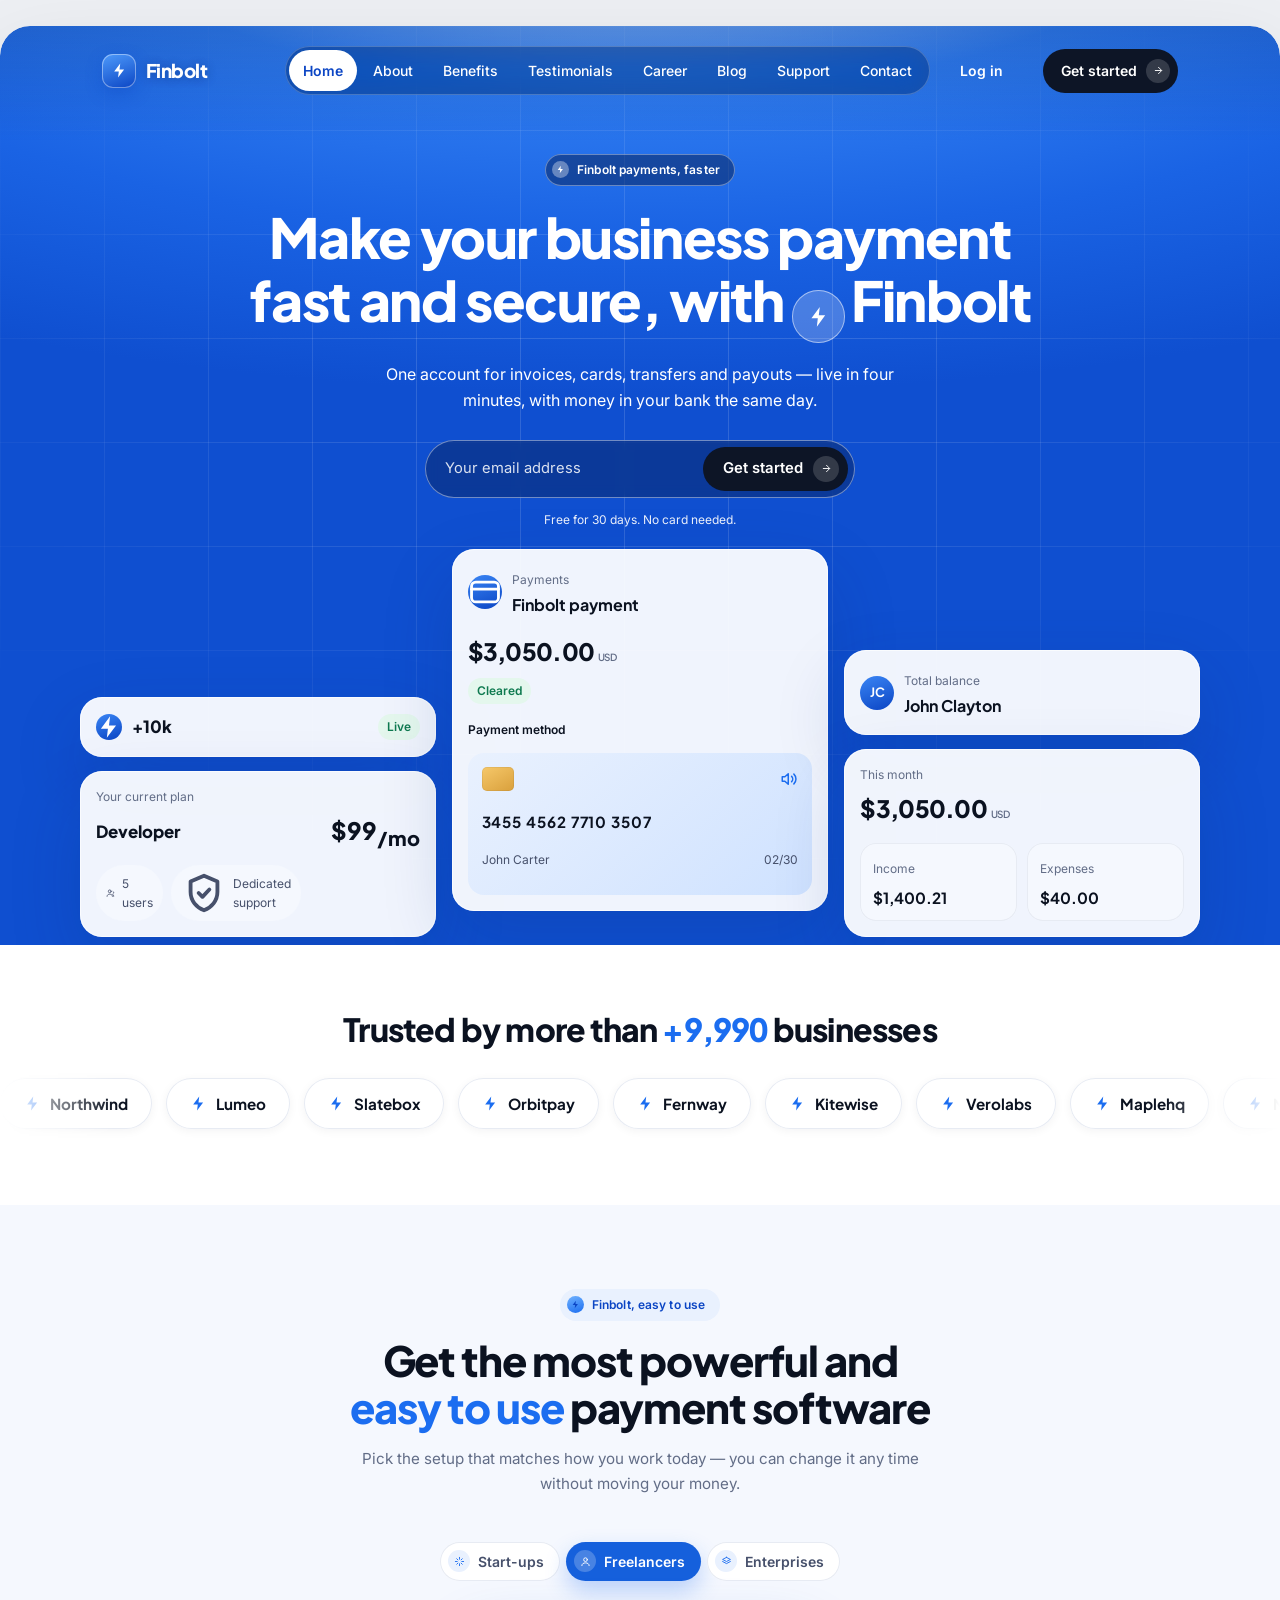
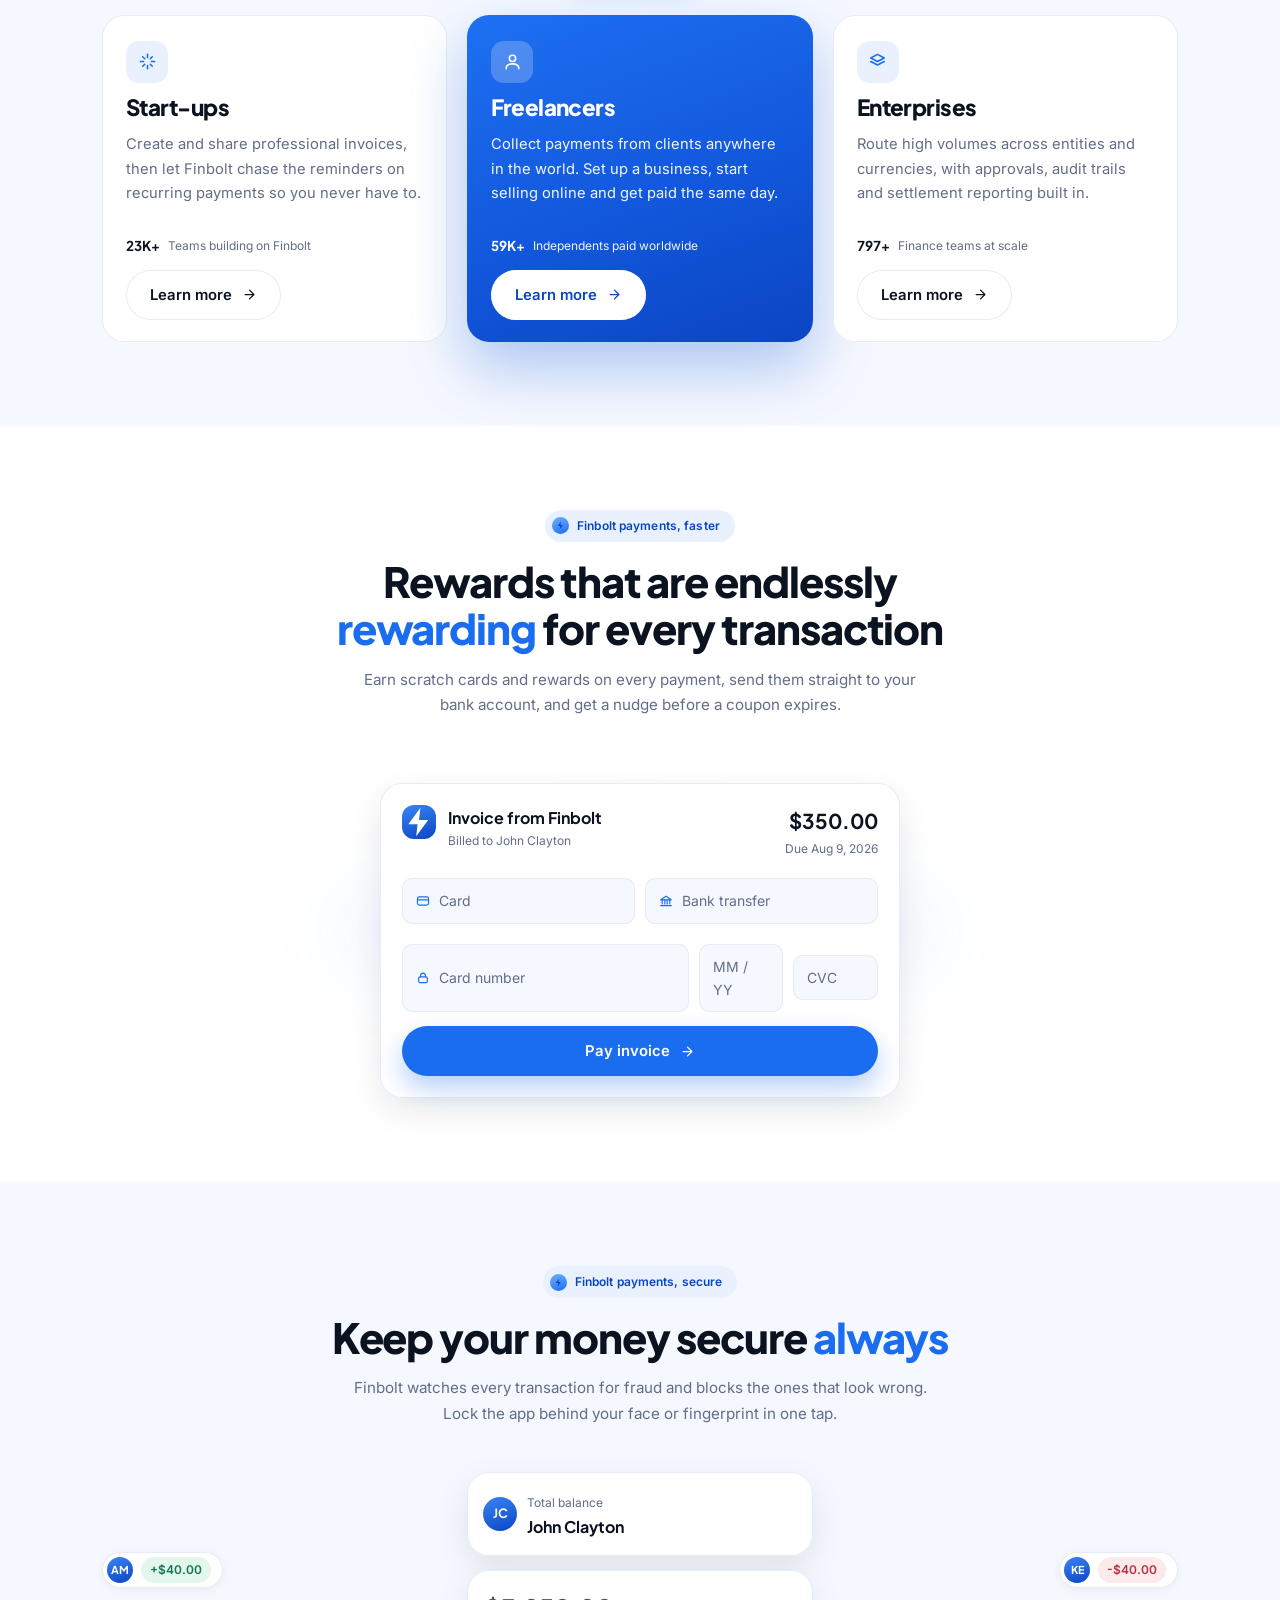
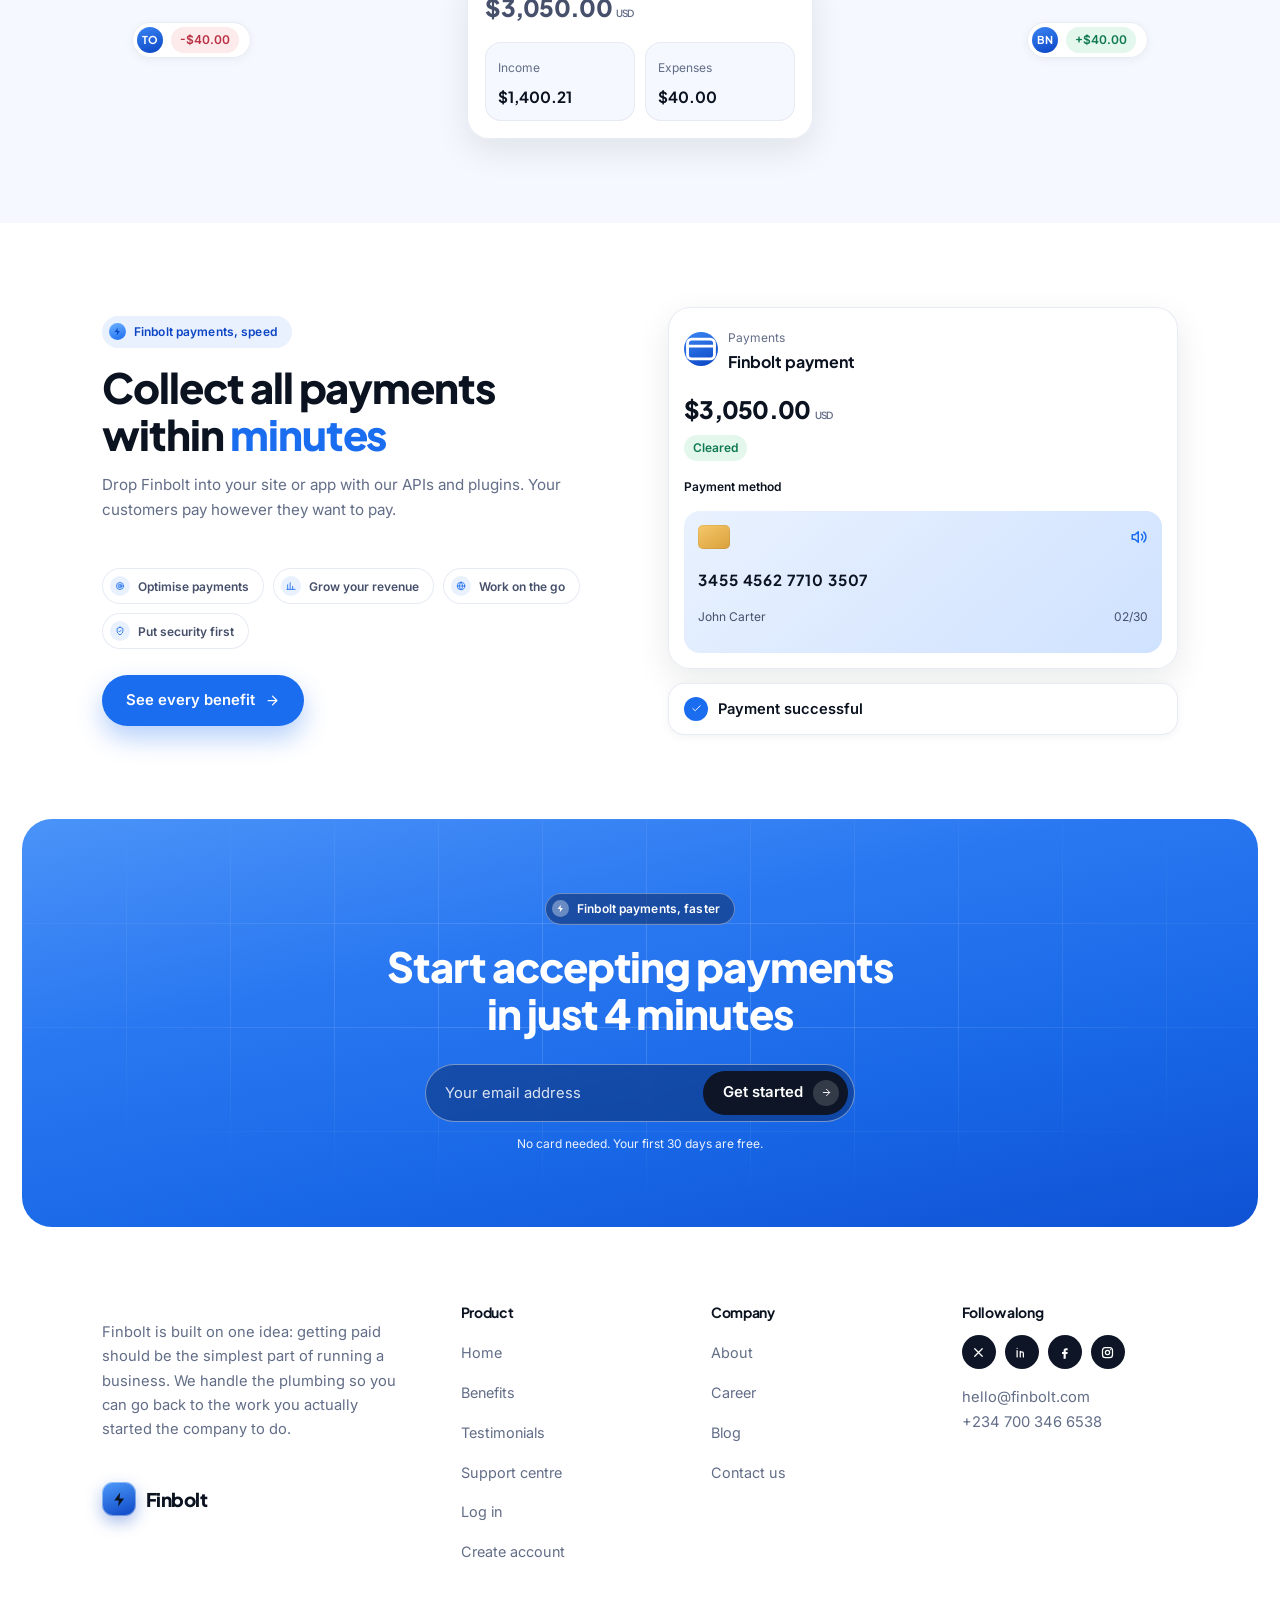
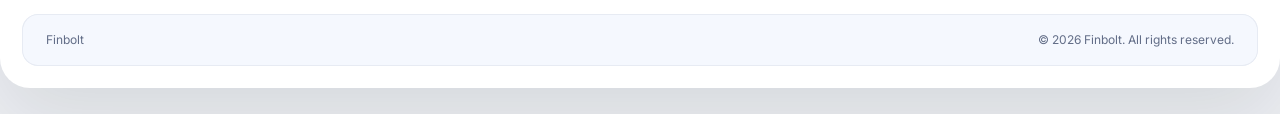
<file: index.html>
<!doctype html>
<html lang="en">
<head>
<meta charset="utf-8">
<meta name="viewport" content="width=device-width, initial-scale=1">
<title>Finbolt — Make your business payment fast and secure</title>
<meta name="description" content="Finbolt is one account for invoices, cards, transfers and payouts. Live in four minutes, settled the same day.">
<link rel="icon" href="data:image/svg+xml,<svg xmlns='http://www.w3.org/2000/svg' viewBox='0 0 24 24'><text y='19' font-size='20'>&#9889;</text></svg>">
<link rel="preconnect" href="https://fonts.googleapis.com">
<link rel="preconnect" href="https://fonts.gstatic.com" crossorigin>
<link href="https://fonts.googleapis.com/css2?family=Plus+Jakarta+Sans:wght@600;700;800&family=Inter:wght@400;500;600;700&display=swap" rel="stylesheet">
<link rel="stylesheet" href="assets/css/style.css">
</head>
<body>
<div class="frame">
  <header class="header">
    <div class="wrap header__inner">
      <a class="brand" href="index.html"><span class="brand__mark"><svg xmlns="http://www.w3.org/2000/svg" viewBox="0 0 24 24" fill="currentColor" aria-hidden="true"><path d="M13 2 4.5 13.5H11l-1 8.5 8.5-11.5H12l1-8.5Z"/></svg></span>Finbolt</a>
      <nav class="nav" aria-label="Primary">
        <a href="index.html" aria-current="page">Home</a>
        <a href="about.html">About</a>
        <a href="benefits.html">Benefits</a>
        <a href="testimonials.html">Testimonials</a>
        <a href="career.html">Career</a>
        <a href="blog.html">Blog</a>
        <a href="support.html">Support</a>
        <a href="contact.html">Contact</a>
      </nav>
      <a class="header__login" href="login.html">Log in</a>
      <a class="header__cta" href="register.html">Get started<span class="dot"><svg xmlns="http://www.w3.org/2000/svg" viewBox="0 0 24 24" fill="none" stroke="currentColor" stroke-width="2" stroke-linecap="round" stroke-linejoin="round" aria-hidden="true"><path d="M5 12h13"/><path d="m12 5 7 7-7 7"/></svg></span></a>
      <button class="burger" data-drawer-open aria-label="Open menu">
        <span class="burger__bars"><i></i><i></i><i></i></span>Menu
      </button>
    </div>
  </header>

  <div class="drawer" data-drawer data-open="false" role="dialog" aria-modal="true" aria-label="Menu">
    <div class="drawer__panel">
      <div class="drawer__head">
        <a class="brand" href="index.html"><span class="brand__mark"><svg xmlns="http://www.w3.org/2000/svg" viewBox="0 0 24 24" fill="currentColor" aria-hidden="true"><path d="M13 2 4.5 13.5H11l-1 8.5 8.5-11.5H12l1-8.5Z"/></svg></span>Finbolt</a>
        <button class="drawer__close" data-drawer-close aria-label="Close menu">&times;</button>
      </div>
      <nav aria-label="Mobile">
        <a href="index.html" aria-current="page">Home</a>
        <a href="about.html">About</a>
        <a href="benefits.html">Benefits</a>
        <a href="testimonials.html">Testimonials</a>
        <a href="career.html">Career</a>
        <a href="blog.html">Blog</a>
        <a href="support.html">Support</a>
        <a href="contact.html">Contact</a>
      </nav>
      <a class="btn btn--primary" href="register.html">Get started<svg xmlns="http://www.w3.org/2000/svg" viewBox="0 0 24 24" fill="none" stroke="currentColor" stroke-width="2" stroke-linecap="round" stroke-linejoin="round" aria-hidden="true"><path d="M5 12h13"/><path d="m12 5 7 7-7 7"/></svg></a>
      <a class="btn btn--ghost" href="login.html" style="width:100%;justify-content:center;margin-top:10px">Log in</a>
    </div>
  </div>

  <section class="band">
    <div class="wrap hero">
      <span class="eyebrow eyebrow--onblue"><i><svg xmlns="http://www.w3.org/2000/svg" viewBox="0 0 24 24" fill="currentColor" aria-hidden="true"><path d="M13 2 4.5 13.5H11l-1 8.5 8.5-11.5H12l1-8.5Z"/></svg></i>Finbolt payments, faster</span>
      <h1 style="margin-top:20px">Make your business payment fast
        and secure, with <span class="inline-mark"><svg xmlns="http://www.w3.org/2000/svg" viewBox="0 0 24 24" fill="currentColor" aria-hidden="true"><path d="M13 2 4.5 13.5H11l-1 8.5 8.5-11.5H12l1-8.5Z"/></svg></span>Finbolt</h1>
      <p class="hero__sub">One account for invoices, cards, transfers and payouts —
        live in four minutes, with money in your bank the same day.</p>
      <form class="capture" data-capture>
        <label class="sr-only" for="hero-email">Email address</label>
        <input id="hero-email" type="email" placeholder="Your email address" required>
        <button class="btn btn--dark" type="submit">Get started<span class="dot"><svg xmlns="http://www.w3.org/2000/svg" viewBox="0 0 24 24" fill="none" stroke="currentColor" stroke-width="2" stroke-linecap="round" stroke-linejoin="round" aria-hidden="true"><path d="M5 12h13"/><path d="m12 5 7 7-7 7"/></svg></span></button>
      </form>
      <p class="capture__note">Free for 30 days. No card needed.</p>

      <div class="hero__stage">
        <div class="stage-col">
          <div class="mock">
            <div class="metric">
              <span class="mock__row"><span class="avatar avatar--sm"><svg xmlns="http://www.w3.org/2000/svg" viewBox="0 0 24 24" fill="currentColor" aria-hidden="true"><path d="M13 2 4.5 13.5H11l-1 8.5 8.5-11.5H12l1-8.5Z"/></svg></span>
                <b class="metric__value">+10k</b></span>
              <span class="pill-tag pill-tag--green">Live</span>
            </div>
          </div>
          <div class="mock">
            <p class="mock__label" style="margin:0">Your current plan</p>
            <div class="metric" style="margin-top:4px">
              <b class="metric__value" style="font-size:1.05rem">Developer</b>
              <span class="plan__price">$99<sub>/mo</sub></span>
            </div>
            <div class="plan__feat">
              <span><svg xmlns="http://www.w3.org/2000/svg" viewBox="0 0 24 24" fill="none" stroke="currentColor" stroke-width="2" stroke-linecap="round" stroke-linejoin="round" aria-hidden="true"><circle cx="9" cy="8" r="3.4"/><path d="M2.5 20c0-3.4 2.9-5.2 6.5-5.2s6.5 1.8 6.5 5.2"/><path d="M17 8.4a3 3 0 0 1 0 5.2M18.5 20c0-2.2-.8-3.7-2-4.6"/></svg> 5 users</span>
              <span><svg xmlns="http://www.w3.org/2000/svg" viewBox="0 0 24 24" fill="none" stroke="currentColor" stroke-width="2" stroke-linecap="round" stroke-linejoin="round" aria-hidden="true"><path d="M12 3 5 6v5.5c0 4.5 3 8 7 9.5 4-1.5 7-5 7-9.5V6l-7-3Z"/><path d="m9.2 12 2 2 3.6-3.8"/></svg> Dedicated support</span>
            </div>
          </div>
        </div>

        <div class="stage-col stage-col--center">
          <div class="mock">
            <div class="mock__row">
              <span class="avatar"><svg xmlns="http://www.w3.org/2000/svg" viewBox="0 0 24 24" fill="none" stroke="currentColor" stroke-width="2" stroke-linecap="round" stroke-linejoin="round" aria-hidden="true"><rect x="2.5" y="5" width="19" height="14" rx="3"/><path d="M2.5 10h19"/></svg></span>
              <span>
                <span class="mock__label">Payments</span>
                <b style="display:block;font-family:var(--font-display)">Finbolt payment</b>
              </span>
            </div>
            <p class="mock__amount" style="margin:14px 0 0">$3,050.00<sub>USD</sub></p>
            <span class="pill-tag pill-tag--green" style="margin-top:6px">Cleared</span>
            <p class="mock__label" style="margin:16px 0 0;font-weight:600;color:var(--ink)">Payment method</p>
            <div class="cardface">
              <div style="display:flex;align-items:center;justify-content:space-between">
                <span class="cardface__chip"></span>
                <span style="color:var(--blue);width:18px"><svg xmlns="http://www.w3.org/2000/svg" viewBox="0 0 24 24" fill="none" stroke="currentColor" stroke-width="2" stroke-linecap="round" stroke-linejoin="round" aria-hidden="true"><path d="M15.5 8.5a5 5 0 0 1 0 7M18.5 5.5a9 9 0 0 1 0 13"/><path d="M11 5 6.5 9H3v6h3.5L11 19V5Z"/></svg></span>
              </div>
              <p class="cardface__num">3455 4562 7710 3507</p>
              <p class="cardface__meta"><span>John Carter</span><span>02/30</span></p>
            </div>
          </div>
        </div>

        <div class="stage-col">
          <div class="mock">
            <div class="mock__row">
              <span class="avatar">JC</span>
              <span>
                <span class="mock__label">Total balance</span>
                <b style="display:block;font-family:var(--font-display)">John Clayton</b>
              </span>
            </div>
          </div>
          <div class="mock">
            <p class="mock__label" style="margin:0">This month</p>
            <p class="mock__amount" style="margin:4px 0 0">$3,050.00<sub>USD</sub></p>
            <div class="balance__split">
              <div class="balance__cell">
                <span class="mock__label">Income</span>
                <b>$1,400.21</b>
              </div>
              <div class="balance__cell">
                <span class="mock__label">Expenses</span>
                <b>$40.00</b>
              </div>
            </div>
          </div>
        </div>
      </div>
    </div>
  </section>

  <section class="trusted">
    <div class="wrap reveal">
      <h2>Trusted by more than <em>+10,000</em> businesses</h2>
    </div>
    <div class="marquee" aria-hidden="true">
      <div class="marquee__track"><span class="logo-chip"><svg xmlns="http://www.w3.org/2000/svg" viewBox="0 0 24 24" fill="currentColor" aria-hidden="true"><path d="M13 2 4.5 13.5H11l-1 8.5 8.5-11.5H12l1-8.5Z"/></svg>Northwind</span><span class="logo-chip"><svg xmlns="http://www.w3.org/2000/svg" viewBox="0 0 24 24" fill="currentColor" aria-hidden="true"><path d="M13 2 4.5 13.5H11l-1 8.5 8.5-11.5H12l1-8.5Z"/></svg>Lumeo</span><span class="logo-chip"><svg xmlns="http://www.w3.org/2000/svg" viewBox="0 0 24 24" fill="currentColor" aria-hidden="true"><path d="M13 2 4.5 13.5H11l-1 8.5 8.5-11.5H12l1-8.5Z"/></svg>Slatebox</span><span class="logo-chip"><svg xmlns="http://www.w3.org/2000/svg" viewBox="0 0 24 24" fill="currentColor" aria-hidden="true"><path d="M13 2 4.5 13.5H11l-1 8.5 8.5-11.5H12l1-8.5Z"/></svg>Orbitpay</span><span class="logo-chip"><svg xmlns="http://www.w3.org/2000/svg" viewBox="0 0 24 24" fill="currentColor" aria-hidden="true"><path d="M13 2 4.5 13.5H11l-1 8.5 8.5-11.5H12l1-8.5Z"/></svg>Fernway</span><span class="logo-chip"><svg xmlns="http://www.w3.org/2000/svg" viewBox="0 0 24 24" fill="currentColor" aria-hidden="true"><path d="M13 2 4.5 13.5H11l-1 8.5 8.5-11.5H12l1-8.5Z"/></svg>Kitewise</span><span class="logo-chip"><svg xmlns="http://www.w3.org/2000/svg" viewBox="0 0 24 24" fill="currentColor" aria-hidden="true"><path d="M13 2 4.5 13.5H11l-1 8.5 8.5-11.5H12l1-8.5Z"/></svg>Verolabs</span><span class="logo-chip"><svg xmlns="http://www.w3.org/2000/svg" viewBox="0 0 24 24" fill="currentColor" aria-hidden="true"><path d="M13 2 4.5 13.5H11l-1 8.5 8.5-11.5H12l1-8.5Z"/></svg>Maplehq</span><span class="logo-chip"><svg xmlns="http://www.w3.org/2000/svg" viewBox="0 0 24 24" fill="currentColor" aria-hidden="true"><path d="M13 2 4.5 13.5H11l-1 8.5 8.5-11.5H12l1-8.5Z"/></svg>Northwind</span><span class="logo-chip"><svg xmlns="http://www.w3.org/2000/svg" viewBox="0 0 24 24" fill="currentColor" aria-hidden="true"><path d="M13 2 4.5 13.5H11l-1 8.5 8.5-11.5H12l1-8.5Z"/></svg>Lumeo</span><span class="logo-chip"><svg xmlns="http://www.w3.org/2000/svg" viewBox="0 0 24 24" fill="currentColor" aria-hidden="true"><path d="M13 2 4.5 13.5H11l-1 8.5 8.5-11.5H12l1-8.5Z"/></svg>Slatebox</span><span class="logo-chip"><svg xmlns="http://www.w3.org/2000/svg" viewBox="0 0 24 24" fill="currentColor" aria-hidden="true"><path d="M13 2 4.5 13.5H11l-1 8.5 8.5-11.5H12l1-8.5Z"/></svg>Orbitpay</span><span class="logo-chip"><svg xmlns="http://www.w3.org/2000/svg" viewBox="0 0 24 24" fill="currentColor" aria-hidden="true"><path d="M13 2 4.5 13.5H11l-1 8.5 8.5-11.5H12l1-8.5Z"/></svg>Fernway</span><span class="logo-chip"><svg xmlns="http://www.w3.org/2000/svg" viewBox="0 0 24 24" fill="currentColor" aria-hidden="true"><path d="M13 2 4.5 13.5H11l-1 8.5 8.5-11.5H12l1-8.5Z"/></svg>Kitewise</span><span class="logo-chip"><svg xmlns="http://www.w3.org/2000/svg" viewBox="0 0 24 24" fill="currentColor" aria-hidden="true"><path d="M13 2 4.5 13.5H11l-1 8.5 8.5-11.5H12l1-8.5Z"/></svg>Verolabs</span><span class="logo-chip"><svg xmlns="http://www.w3.org/2000/svg" viewBox="0 0 24 24" fill="currentColor" aria-hidden="true"><path d="M13 2 4.5 13.5H11l-1 8.5 8.5-11.5H12l1-8.5Z"/></svg>Maplehq</span></div>
    </div>
  </section>

  <section class="section section--wash">
    <div class="wrap">
    <div class="sechead reveal">
      <span class="eyebrow"><i><svg xmlns="http://www.w3.org/2000/svg" viewBox="0 0 24 24" fill="currentColor" aria-hidden="true"><path d="M13 2 4.5 13.5H11l-1 8.5 8.5-11.5H12l1-8.5Z"/></svg></i>Finbolt, easy to use</span>
      <h2>Get the most powerful and <em>easy to use</em> payment software</h2>
      <p>Pick the setup that matches how you work today — you can change it any time without moving your money.</p>
    </div>

      <div class="tabs reveal" role="tablist" aria-label="Who Finbolt is for">
        <button class="tab" role="tab" data-tab="startups" aria-selected="false"><i><svg xmlns="http://www.w3.org/2000/svg" viewBox="0 0 24 24" fill="none" stroke="currentColor" stroke-width="2" stroke-linecap="round" stroke-linejoin="round" aria-hidden="true"><path d="M12 3v4M12 17v4M3 12h4M17 12h4M6 6l2.5 2.5M15.5 15.5 18 18M18 6l-2.5 2.5M8.5 15.5 6 18"/></svg></i>Start-ups</button>
        <button class="tab" role="tab" data-tab="freelancers" aria-selected="true"><i><svg xmlns="http://www.w3.org/2000/svg" viewBox="0 0 24 24" fill="none" stroke="currentColor" stroke-width="2" stroke-linecap="round" stroke-linejoin="round" aria-hidden="true"><circle cx="12" cy="8" r="4"/><path d="M4 21c0-4 3.6-6 8-6s8 2 8 6"/></svg></i>Freelancers</button>
        <button class="tab" role="tab" data-tab="enterprises" aria-selected="false"><i><svg xmlns="http://www.w3.org/2000/svg" viewBox="0 0 24 24" fill="none" stroke="currentColor" stroke-width="2" stroke-linecap="round" stroke-linejoin="round" aria-hidden="true"><path d="m12 3 8.5 4.5L12 12 3.5 7.5 12 3Z"/><path d="m3.5 12 8.5 4.5L20.5 12"/></svg></i>Enterprises</button>
      </div>
      <div class="grid grid--3">
      <article class="fcard reveal" data-panel="startups">
        <span class="fcard__icon"><svg xmlns="http://www.w3.org/2000/svg" viewBox="0 0 24 24" fill="none" stroke="currentColor" stroke-width="2" stroke-linecap="round" stroke-linejoin="round" aria-hidden="true"><path d="M12 3v4M12 17v4M3 12h4M17 12h4M6 6l2.5 2.5M15.5 15.5 18 18M18 6l-2.5 2.5M8.5 15.5 6 18"/></svg></span>
        <h3>Start-ups</h3>
        <p>Create and share professional invoices, then let Finbolt chase the reminders on recurring payments so you never have to.</p>
        <div class="fcard__foot">
          <span class="fcard__stat"><b>24K+</b> Teams building on Finbolt</span>
          <a class="btn btn--ghost" href="benefits.html">Learn more<svg xmlns="http://www.w3.org/2000/svg" viewBox="0 0 24 24" fill="none" stroke="currentColor" stroke-width="2" stroke-linecap="round" stroke-linejoin="round" aria-hidden="true"><path d="M5 12h13"/><path d="m12 5 7 7-7 7"/></svg></a>
        </div>
      </article>
      <article class="fcard reveal fcard--live" data-panel="freelancers">
        <span class="fcard__icon"><svg xmlns="http://www.w3.org/2000/svg" viewBox="0 0 24 24" fill="none" stroke="currentColor" stroke-width="2" stroke-linecap="round" stroke-linejoin="round" aria-hidden="true"><circle cx="12" cy="8" r="4"/><path d="M4 21c0-4 3.6-6 8-6s8 2 8 6"/></svg></span>
        <h3>Freelancers</h3>
        <p>Collect payments from clients anywhere in the world. Set up a business, start selling online and get paid the same day.</p>
        <div class="fcard__foot">
          <span class="fcard__stat"><b>61K+</b> Independents paid worldwide</span>
          <a class="btn btn--ghost" href="benefits.html">Learn more<svg xmlns="http://www.w3.org/2000/svg" viewBox="0 0 24 24" fill="none" stroke="currentColor" stroke-width="2" stroke-linecap="round" stroke-linejoin="round" aria-hidden="true"><path d="M5 12h13"/><path d="m12 5 7 7-7 7"/></svg></a>
        </div>
      </article>
      <article class="fcard reveal" data-panel="enterprises">
        <span class="fcard__icon"><svg xmlns="http://www.w3.org/2000/svg" viewBox="0 0 24 24" fill="none" stroke="currentColor" stroke-width="2" stroke-linecap="round" stroke-linejoin="round" aria-hidden="true"><path d="m12 3 8.5 4.5L12 12 3.5 7.5 12 3Z"/><path d="m3.5 12 8.5 4.5L20.5 12"/></svg></span>
        <h3>Enterprises</h3>
        <p>Route high volumes across entities and currencies, with approvals, audit trails and settlement reporting built in.</p>
        <div class="fcard__foot">
          <span class="fcard__stat"><b>820+</b> Finance teams at scale</span>
          <a class="btn btn--ghost" href="benefits.html">Learn more<svg xmlns="http://www.w3.org/2000/svg" viewBox="0 0 24 24" fill="none" stroke="currentColor" stroke-width="2" stroke-linecap="round" stroke-linejoin="round" aria-hidden="true"><path d="M5 12h13"/><path d="m12 5 7 7-7 7"/></svg></a>
        </div>
      </article>
      </div>
    </div>
  </section>

  <section class="section">
    <div class="wrap">
    <div class="sechead reveal">
      <span class="eyebrow"><i><svg xmlns="http://www.w3.org/2000/svg" viewBox="0 0 24 24" fill="currentColor" aria-hidden="true"><path d="M13 2 4.5 13.5H11l-1 8.5 8.5-11.5H12l1-8.5Z"/></svg></i>Finbolt payments, faster</span>
      <h2>Rewards that are endlessly <em>rewarding</em> for every transaction</h2>
      <p>Earn scratch cards and rewards on every payment, send them straight to your bank account, and get a nudge before a coupon expires.</p>
    </div>

      <div class="showcase reveal">
        <div class="showcase__glow"></div>
        <div class="invoice">
          <div class="invoice__top">
            <span class="avatar"><svg xmlns="http://www.w3.org/2000/svg" viewBox="0 0 24 24" fill="currentColor" aria-hidden="true"><path d="M13 2 4.5 13.5H11l-1 8.5 8.5-11.5H12l1-8.5Z"/></svg></span>
            <span>
              <b style="font-family:var(--font-display);color:var(--ink)">Invoice from Finbolt</b>
              <span class="mock__label" style="display:block">Billed to John Clayton</span>
            </span>
            <span class="invoice__amount">
              <b>$350.00</b>
              <span>Due Aug 9, 2026</span>
            </span>
          </div>
          <div class="invoice__grid">
            <span class="field"><svg xmlns="http://www.w3.org/2000/svg" viewBox="0 0 24 24" fill="none" stroke="currentColor" stroke-width="2" stroke-linecap="round" stroke-linejoin="round" aria-hidden="true"><rect x="2.5" y="5" width="19" height="14" rx="3"/><path d="M2.5 10h19"/></svg> Card</span>
            <span class="field"><svg xmlns="http://www.w3.org/2000/svg" viewBox="0 0 24 24" fill="none" stroke="currentColor" stroke-width="2" stroke-linecap="round" stroke-linejoin="round" aria-hidden="true"><path d="M3 10h18L12 4 3 10Z"/><path d="M5.5 10v7M10 10v7M14 10v7M18.5 10v7M3 20h18"/></svg> Bank transfer</span>
          </div>
          <div class="invoice__grid" style="grid-template-columns:1.6fr 1fr">
            <span class="field"><svg xmlns="http://www.w3.org/2000/svg" viewBox="0 0 24 24" fill="none" stroke="currentColor" stroke-width="2" stroke-linecap="round" stroke-linejoin="round" aria-hidden="true"><rect x="4.5" y="10" width="15" height="10" rx="2.6"/><path d="M8 10V7.5a4 4 0 0 1 8 0V10"/></svg> Card number</span>
            <span class="field field--split">
              <span class="field">MM / YY</span>
              <span class="field">CVC</span>
            </span>
          </div>
          <a class="btn btn--primary" href="support.html">Pay invoice<svg xmlns="http://www.w3.org/2000/svg" viewBox="0 0 24 24" fill="none" stroke="currentColor" stroke-width="2" stroke-linecap="round" stroke-linejoin="round" aria-hidden="true"><path d="M5 12h13"/><path d="m12 5 7 7-7 7"/></svg></a>
        </div>
      </div>
    </div>
  </section>

  <section class="section section--wash">
    <div class="wrap">
    <div class="sechead reveal">
      <span class="eyebrow"><i><svg xmlns="http://www.w3.org/2000/svg" viewBox="0 0 24 24" fill="currentColor" aria-hidden="true"><path d="M13 2 4.5 13.5H11l-1 8.5 8.5-11.5H12l1-8.5Z"/></svg></i>Finbolt payments, secure</span>
      <h2>Keep your money secure <em>always</em></h2>
      <p>Finbolt watches every transaction for fraud and blocks the ones that look wrong. Lock the app behind your face or fingerprint in one tap.</p>
    </div>

      <div class="constellation reveal">
        <div class="constellation__side">
          <span class="person"><span class="avatar avatar--sm">AM</span>
            <span class="pill-tag pill-tag--green">+$40.00</span></span>
          <span class="person"><span class="avatar avatar--sm">TO</span>
            <span class="pill-tag pill-tag--rose">-$40.00</span></span>
        </div>
        <div>
          <div class="mock" style="box-shadow:var(--shadow-md), inset 0 0 0 1px var(--line);background:#fff">
            <div class="mock__row">
              <span class="avatar">JC</span>
              <span>
                <span class="mock__label">Total balance</span>
                <b style="display:block;font-family:var(--font-display)">John Clayton</b>
              </span>
            </div>
          </div>
          <div class="balance" style="margin-top:14px">
            <p class="mock__amount" style="margin:0">$3,050.00<sub>USD</sub></p>
            <div class="balance__split">
              <div class="balance__cell"><span class="mock__label">Income</span><b>$1,400.21</b></div>
              <div class="balance__cell"><span class="mock__label">Expenses</span><b>$40.00</b></div>
            </div>
          </div>
        </div>
        <div class="constellation__side constellation__side--right">
          <span class="person"><span class="avatar avatar--sm">KE</span>
            <span class="pill-tag pill-tag--rose">-$40.00</span></span>
          <span class="person"><span class="avatar avatar--sm">BN</span>
            <span class="pill-tag pill-tag--green">+$40.00</span></span>
        </div>
      </div>
    </div>
  </section>

  <section class="section">
    <div class="wrap split">
      <div>
    <div class="sechead sechead--left reveal">
      <span class="eyebrow"><i><svg xmlns="http://www.w3.org/2000/svg" viewBox="0 0 24 24" fill="currentColor" aria-hidden="true"><path d="M13 2 4.5 13.5H11l-1 8.5 8.5-11.5H12l1-8.5Z"/></svg></i>Finbolt payments, speed</span>
      <h2>Collect all payments within <em>minutes</em></h2>
      <p>Drop Finbolt into your site or app with our APIs and plugins. Your customers pay however they want to pay.</p>
    </div>

        <ul class="split__list">
          <li><i><svg xmlns="http://www.w3.org/2000/svg" viewBox="0 0 24 24" fill="none" stroke="currentColor" stroke-width="2" stroke-linecap="round" stroke-linejoin="round" aria-hidden="true"><circle cx="12" cy="12" r="8.5"/><circle cx="12" cy="12" r="4.5"/><circle cx="12" cy="12" r="1"/></svg></i>Optimise payments</li>
          <li><i><svg xmlns="http://www.w3.org/2000/svg" viewBox="0 0 24 24" fill="none" stroke="currentColor" stroke-width="2" stroke-linecap="round" stroke-linejoin="round" aria-hidden="true"><path d="M4 20V9M10 20V4M16 20v-7M22 20H2"/></svg></i>Grow your revenue</li>
          <li><i><svg xmlns="http://www.w3.org/2000/svg" viewBox="0 0 24 24" fill="none" stroke="currentColor" stroke-width="2" stroke-linecap="round" stroke-linejoin="round" aria-hidden="true"><circle cx="12" cy="12" r="9"/><path d="M3 12h18"/><path d="M12 3c2.4 2.6 3.6 5.6 3.6 9s-1.2 6.4-3.6 9c-2.4-2.6-3.6-5.6-3.6-9S9.6 5.6 12 3Z"/></svg></i>Work on the go</li>
          <li><i><svg xmlns="http://www.w3.org/2000/svg" viewBox="0 0 24 24" fill="none" stroke="currentColor" stroke-width="2" stroke-linecap="round" stroke-linejoin="round" aria-hidden="true"><path d="M12 3 5 6v5.5c0 4.5 3 8 7 9.5 4-1.5 7-5 7-9.5V6l-7-3Z"/><path d="m9.2 12 2 2 3.6-3.8"/></svg></i>Put security first</li>
        </ul>
        <a class="btn btn--primary" href="benefits.html" style="margin-top:26px">See every benefit<svg xmlns="http://www.w3.org/2000/svg" viewBox="0 0 24 24" fill="none" stroke="currentColor" stroke-width="2" stroke-linecap="round" stroke-linejoin="round" aria-hidden="true"><path d="M5 12h13"/><path d="m12 5 7 7-7 7"/></svg></a>
      </div>
      <div class="paystack reveal">
        <div class="mock" style="background:#fff;box-shadow:var(--shadow-md), inset 0 0 0 1px var(--line)">
          <div class="mock__row">
            <span class="avatar"><svg xmlns="http://www.w3.org/2000/svg" viewBox="0 0 24 24" fill="none" stroke="currentColor" stroke-width="2" stroke-linecap="round" stroke-linejoin="round" aria-hidden="true"><rect x="2.5" y="5" width="19" height="14" rx="3"/><path d="M2.5 10h19"/></svg></span>
            <span>
              <span class="mock__label">Payments</span>
              <b style="display:block;font-family:var(--font-display)">Finbolt payment</b>
            </span>
          </div>
          <p class="mock__amount" style="margin:14px 0 0">$3,050.00<sub>USD</sub></p>
          <span class="pill-tag pill-tag--green" style="margin-top:6px">Cleared</span>
          <p class="mock__label" style="margin:16px 0 0;font-weight:600;color:var(--ink)">Payment method</p>
          <div class="cardface">
            <div style="display:flex;align-items:center;justify-content:space-between">
              <span class="cardface__chip"></span>
              <span style="color:var(--blue);width:18px"><svg xmlns="http://www.w3.org/2000/svg" viewBox="0 0 24 24" fill="none" stroke="currentColor" stroke-width="2" stroke-linecap="round" stroke-linejoin="round" aria-hidden="true"><path d="M15.5 8.5a5 5 0 0 1 0 7M18.5 5.5a9 9 0 0 1 0 13"/><path d="M11 5 6.5 9H3v6h3.5L11 19V5Z"/></svg></span>
            </div>
            <p class="cardface__num">3455 4562 7710 3507</p>
            <p class="cardface__meta"><span>John Carter</span><span>02/30</span></p>
          </div>
        </div>
        <div class="notice"><i><svg xmlns="http://www.w3.org/2000/svg" viewBox="0 0 24 24" fill="none" stroke="currentColor" stroke-width="2" stroke-linecap="round" stroke-linejoin="round" aria-hidden="true"><path d="M20 6 9 17l-5-5"/></svg></i>Payment successful</div>
      </div>
    </div>
  </section>

  <section class="band cta">
    <div class="wrap cta__inner">
      <span class="eyebrow eyebrow--onblue"><i><svg xmlns="http://www.w3.org/2000/svg" viewBox="0 0 24 24" fill="currentColor" aria-hidden="true"><path d="M13 2 4.5 13.5H11l-1 8.5 8.5-11.5H12l1-8.5Z"/></svg></i>Finbolt payments, faster</span>
      <h2 style="margin-top:18px">Start accepting payments in just 4 minutes</h2>
      
      <form class="capture" data-capture>
        <label class="sr-only" for="cta-email">Email address</label>
        <input id="cta-email" type="email" placeholder="Your email address" required>
        <button class="btn btn--dark" type="submit">Get started<span class="dot"><svg xmlns="http://www.w3.org/2000/svg" viewBox="0 0 24 24" fill="none" stroke="currentColor" stroke-width="2" stroke-linecap="round" stroke-linejoin="round" aria-hidden="true"><path d="M5 12h13"/><path d="m12 5 7 7-7 7"/></svg></span></button>
      </form>
      <p class="capture__note">No card needed. Your first 30 days are free.</p>
    </div>
  </section>


  <footer class="footer">
    <div class="wrap footer__grid">
      <div>
        <p class="footer__blurb">Finbolt is built on one idea: getting paid should be the
          simplest part of running a business. We handle the plumbing so you can go
          back to the work you actually started the company to do.</p>
        <a class="brand" href="index.html"><span class="brand__mark"><svg xmlns="http://www.w3.org/2000/svg" viewBox="0 0 24 24" fill="currentColor" aria-hidden="true"><path d="M13 2 4.5 13.5H11l-1 8.5 8.5-11.5H12l1-8.5Z"/></svg></span>Finbolt</a>
      </div>
      <div>
        <h4>Product</h4>
        <div class="footer__links">
          <a href="index.html">Home</a>
          <a href="benefits.html">Benefits</a>
          <a href="testimonials.html">Testimonials</a>
          <a href="support.html">Support centre</a>
          <a href="login.html">Log in</a>
          <a href="register.html">Create account</a>
        </div>
      </div>
      <div>
        <h4>Company</h4>
        <div class="footer__links">
          <a href="about.html">About</a>
          <a href="career.html">Career</a>
          <a href="blog.html">Blog</a>
          <a href="contact.html">Contact us</a>
        </div>
      </div>
      <div>
        <h4>Follow along</h4>
        <div class="social">
          <a href="#" aria-label="Finbolt on X"><svg xmlns="http://www.w3.org/2000/svg" viewBox="0 0 24 24" fill="none" stroke="currentColor" stroke-width="2" stroke-linecap="round" stroke-linejoin="round" aria-hidden="true"><path d="M6 6l12 12M18 6 6 18"/></svg></a>
          <a href="#" aria-label="Finbolt on LinkedIn"><svg xmlns="http://www.w3.org/2000/svg" viewBox="0 0 24 24" fill="none" stroke="currentColor" stroke-width="2" stroke-linecap="round" stroke-linejoin="round" aria-hidden="true"><path d="M5 9v10M5 5.2v.1M10 19v-5.5a2.5 2.5 0 0 1 5 0V19M10 19v-9"/></svg></a>
          <a href="#" aria-label="Finbolt on Facebook"><svg xmlns="http://www.w3.org/2000/svg" viewBox="0 0 24 24" fill="currentColor" aria-hidden="true"><path d="M14.5 8.5H17V5h-2.5A4 4 0 0 0 10.5 9v2H8v3.5h2.5V22H14v-7.5h2.6l.4-3.5H14V9.5a1 1 0 0 1 .5-1Z"/></svg></a>
          <a href="#" aria-label="Finbolt on Instagram"><svg xmlns="http://www.w3.org/2000/svg" viewBox="0 0 24 24" fill="none" stroke="currentColor" stroke-width="2" stroke-linecap="round" stroke-linejoin="round" aria-hidden="true"><rect x="4" y="4" width="16" height="16" rx="4.6"/><circle cx="12" cy="12" r="3.4"/><path d="M16.8 7.3v.1"/></svg></a>
        </div>
        <p class="footer__blurb" style="margin-top:16px">hello@finbolt.com<br>+234 700 346 6538</p>
      </div>
    </div>
    <div class="footer__bar">
      <span>Finbolt</span>
      <span>&copy; <span data-year>2026</span> Finbolt. All rights reserved.</span>
    </div>
  </footer>

</div>
<script src="assets/js/main.js"></script>
</body>
</html>
</file>
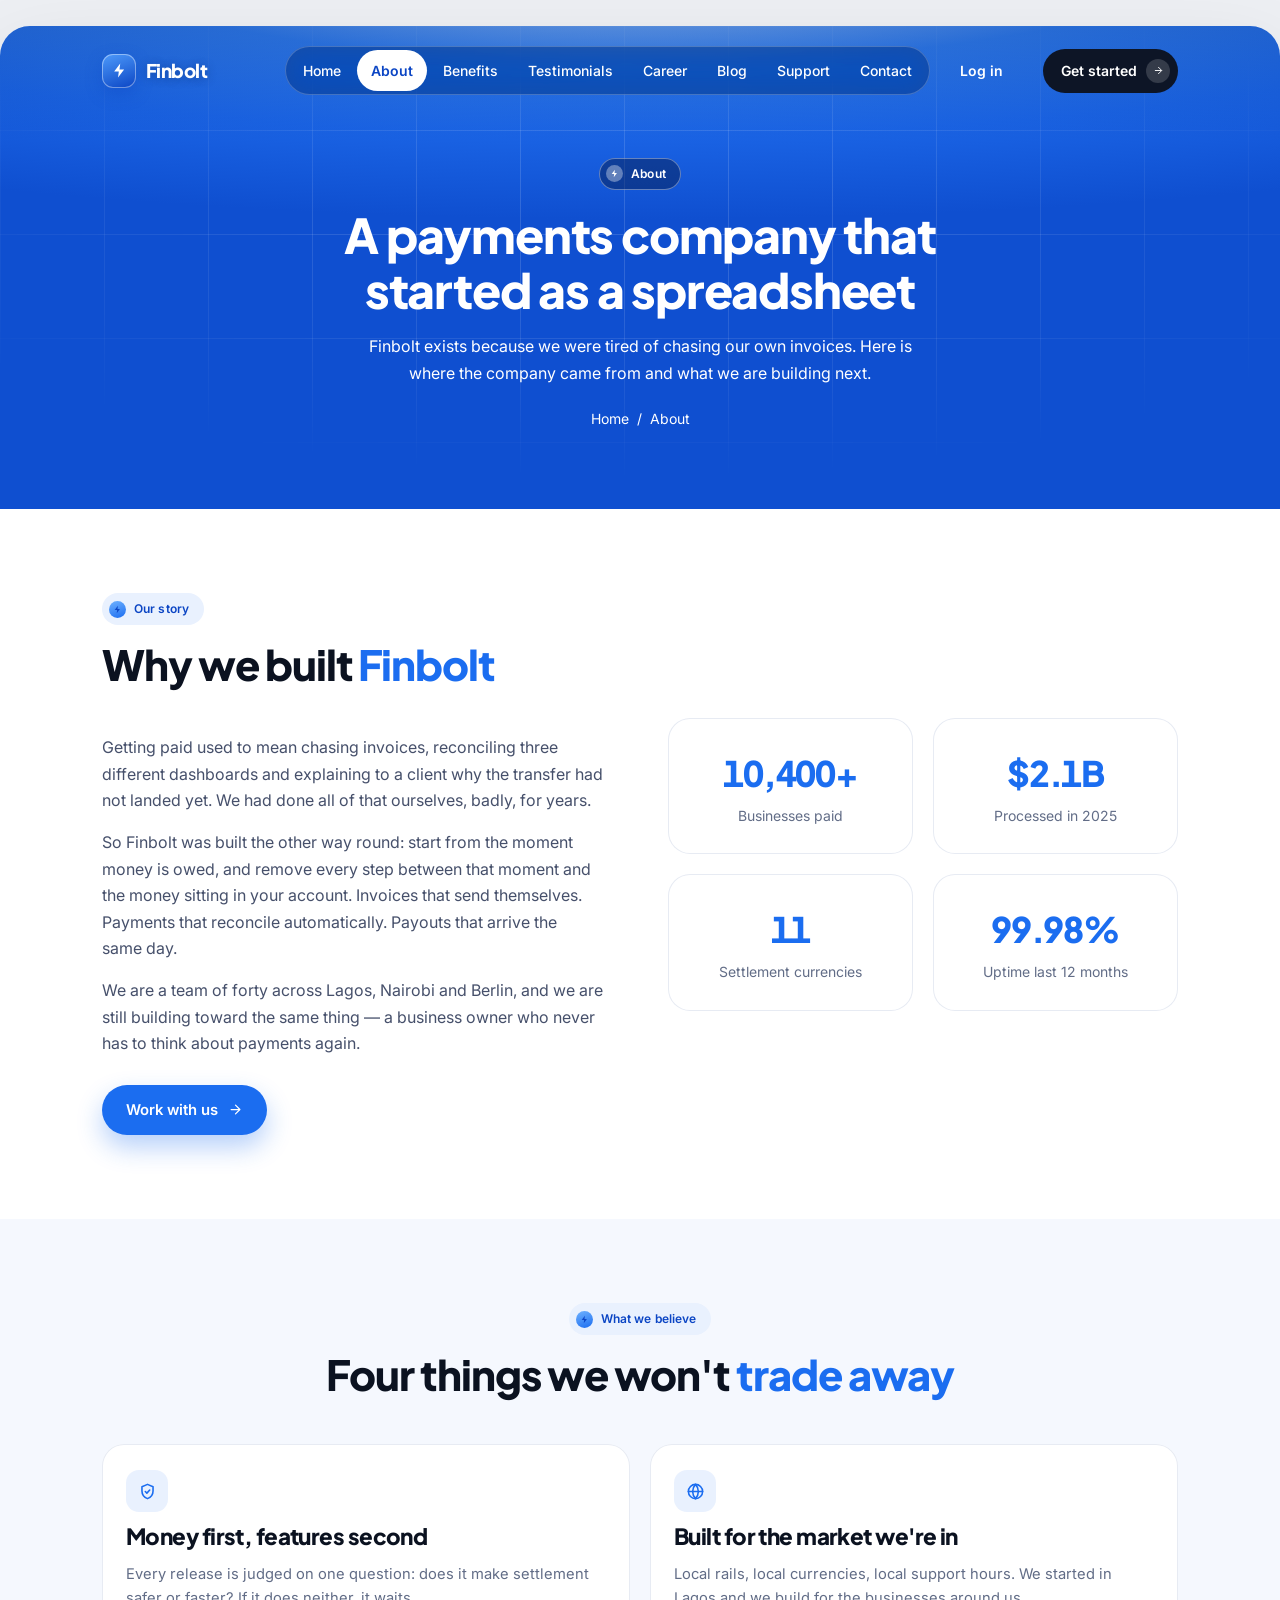
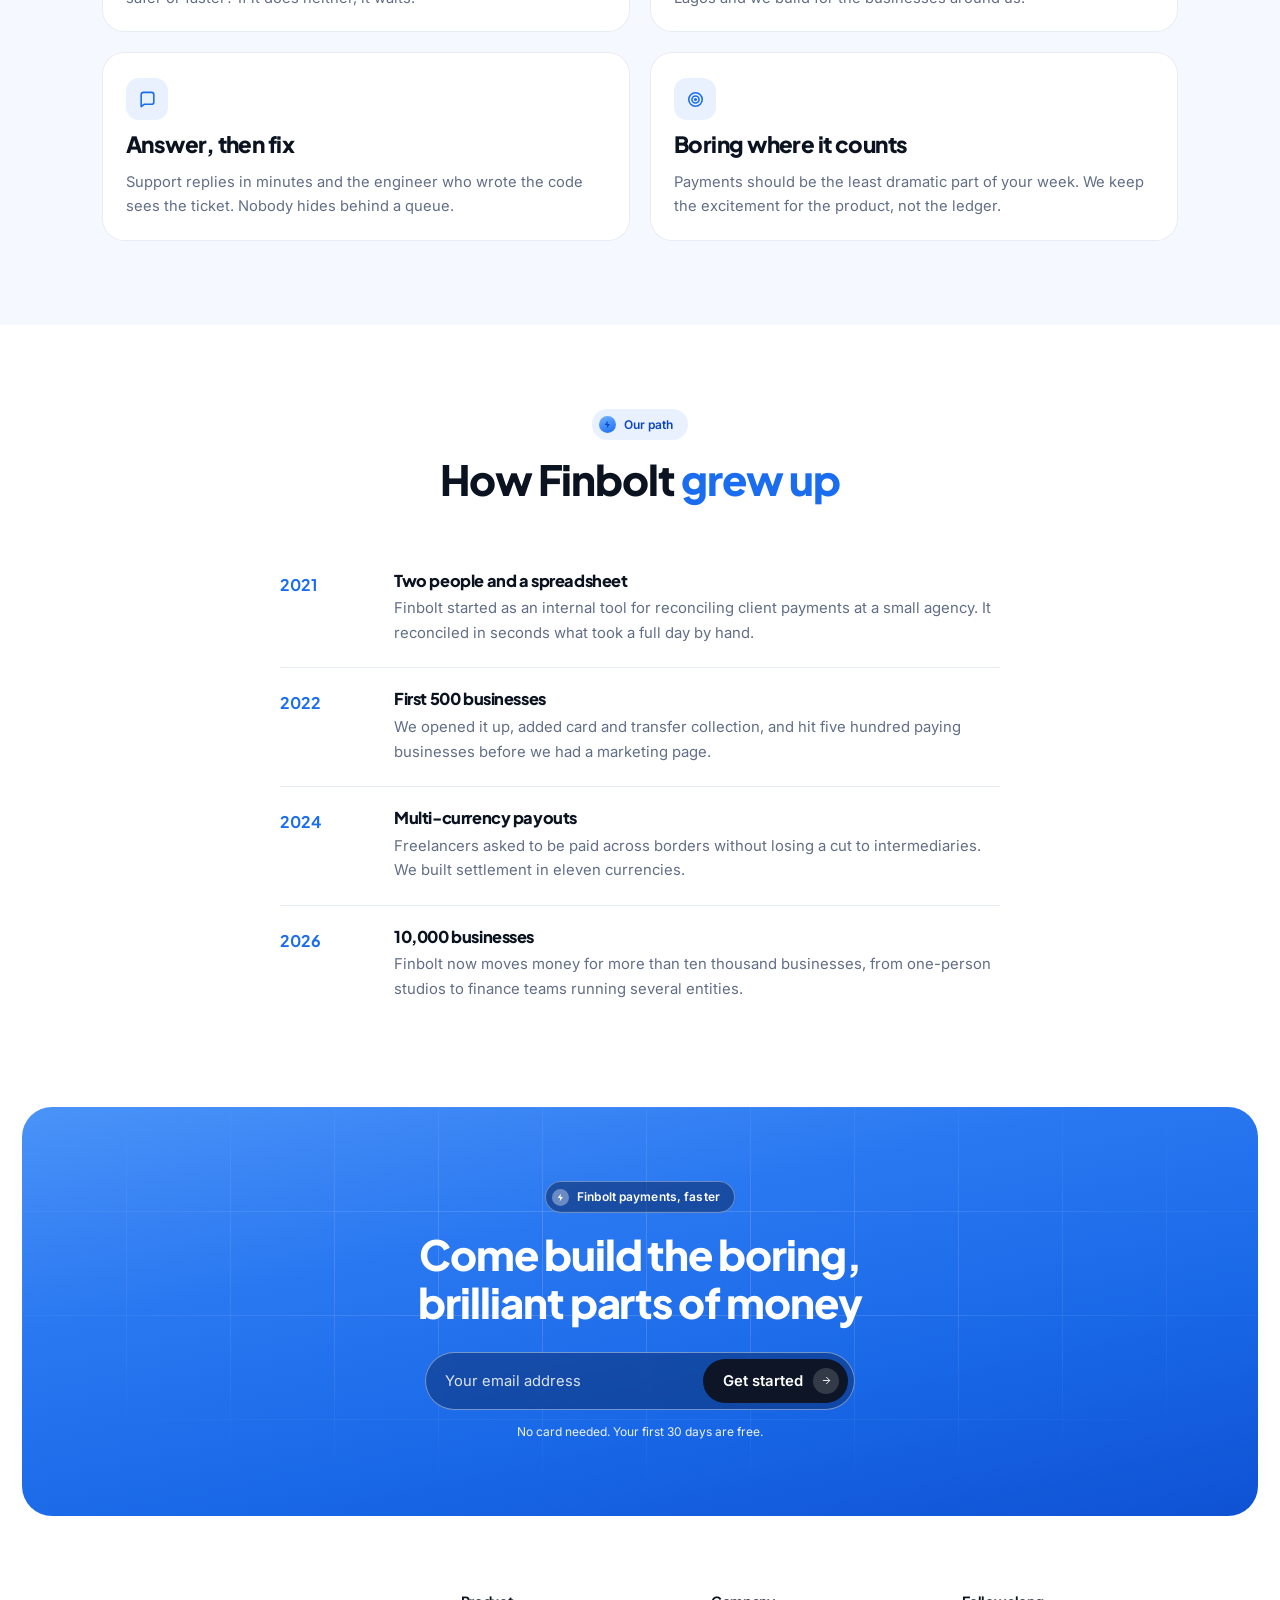
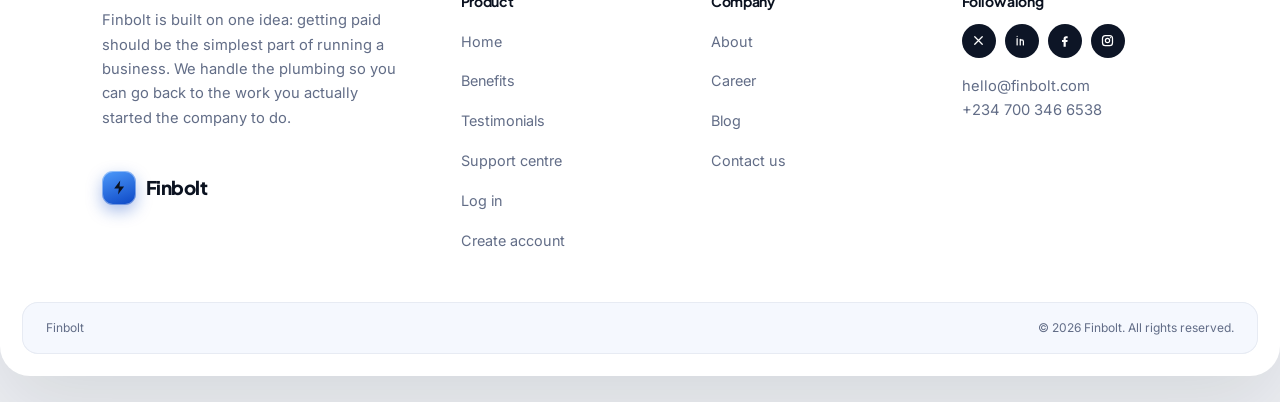
<file: about.html>
<!doctype html>
<html lang="en">
<head>
<meta charset="utf-8">
<meta name="viewport" content="width=device-width, initial-scale=1">
<title>About Finbolt — a payments company that started as a spreadsheet</title>
<meta name="description" content="Where Finbolt came from, what we believe, and how we grew to serve more than 10,000 businesses.">
<link rel="icon" href="data:image/svg+xml,<svg xmlns='http://www.w3.org/2000/svg' viewBox='0 0 24 24'><text y='19' font-size='20'>&#9889;</text></svg>">
<link rel="preconnect" href="https://fonts.googleapis.com">
<link rel="preconnect" href="https://fonts.gstatic.com" crossorigin>
<link href="https://fonts.googleapis.com/css2?family=Plus+Jakarta+Sans:wght@600;700;800&family=Inter:wght@400;500;600;700&display=swap" rel="stylesheet">
<link rel="stylesheet" href="assets/css/style.css">
</head>
<body>
<div class="frame">
  <header class="header">
    <div class="wrap header__inner">
      <a class="brand" href="index.html"><span class="brand__mark"><svg xmlns="http://www.w3.org/2000/svg" viewBox="0 0 24 24" fill="currentColor" aria-hidden="true"><path d="M13 2 4.5 13.5H11l-1 8.5 8.5-11.5H12l1-8.5Z"/></svg></span>Finbolt</a>
      <nav class="nav" aria-label="Primary">
        <a href="index.html">Home</a>
        <a href="about.html" aria-current="page">About</a>
        <a href="benefits.html">Benefits</a>
        <a href="testimonials.html">Testimonials</a>
        <a href="career.html">Career</a>
        <a href="blog.html">Blog</a>
        <a href="support.html">Support</a>
        <a href="contact.html">Contact</a>
      </nav>
      <a class="header__login" href="login.html">Log in</a>
      <a class="header__cta" href="register.html">Get started<span class="dot"><svg xmlns="http://www.w3.org/2000/svg" viewBox="0 0 24 24" fill="none" stroke="currentColor" stroke-width="2" stroke-linecap="round" stroke-linejoin="round" aria-hidden="true"><path d="M5 12h13"/><path d="m12 5 7 7-7 7"/></svg></span></a>
      <button class="burger" data-drawer-open aria-label="Open menu">
        <span class="burger__bars"><i></i><i></i><i></i></span>Menu
      </button>
    </div>
  </header>

  <div class="drawer" data-drawer data-open="false" role="dialog" aria-modal="true" aria-label="Menu">
    <div class="drawer__panel">
      <div class="drawer__head">
        <a class="brand" href="index.html"><span class="brand__mark"><svg xmlns="http://www.w3.org/2000/svg" viewBox="0 0 24 24" fill="currentColor" aria-hidden="true"><path d="M13 2 4.5 13.5H11l-1 8.5 8.5-11.5H12l1-8.5Z"/></svg></span>Finbolt</a>
        <button class="drawer__close" data-drawer-close aria-label="Close menu">&times;</button>
      </div>
      <nav aria-label="Mobile">
        <a href="index.html">Home</a>
        <a href="about.html" aria-current="page">About</a>
        <a href="benefits.html">Benefits</a>
        <a href="testimonials.html">Testimonials</a>
        <a href="career.html">Career</a>
        <a href="blog.html">Blog</a>
        <a href="support.html">Support</a>
        <a href="contact.html">Contact</a>
      </nav>
      <a class="btn btn--primary" href="register.html">Get started<svg xmlns="http://www.w3.org/2000/svg" viewBox="0 0 24 24" fill="none" stroke="currentColor" stroke-width="2" stroke-linecap="round" stroke-linejoin="round" aria-hidden="true"><path d="M5 12h13"/><path d="m12 5 7 7-7 7"/></svg></a>
      <a class="btn btn--ghost" href="login.html" style="width:100%;justify-content:center;margin-top:10px">Log in</a>
    </div>
  </div>

  <section class="band pagehead">
    <div class="wrap">
      <span class="eyebrow eyebrow--onblue"><i><svg xmlns="http://www.w3.org/2000/svg" viewBox="0 0 24 24" fill="currentColor" aria-hidden="true"><path d="M13 2 4.5 13.5H11l-1 8.5 8.5-11.5H12l1-8.5Z"/></svg></i>About</span>
      <h1 style="margin-top:18px">A payments company that started as a spreadsheet</h1>
      <p>Finbolt exists because we were tired of chasing our own invoices. Here is where the company came from and what we are building next.</p>
      <p class="crumbs"><a href="index.html">Home</a> <span>/</span> <span>About</span></p>
    </div>
  </section>

  <section class="section">
    <div class="wrap split">
      <div>
    <div class="sechead sechead--left reveal">
      <span class="eyebrow"><i><svg xmlns="http://www.w3.org/2000/svg" viewBox="0 0 24 24" fill="currentColor" aria-hidden="true"><path d="M13 2 4.5 13.5H11l-1 8.5 8.5-11.5H12l1-8.5Z"/></svg></i>Our story</span>
      <h2>Why we built <em>Finbolt</em></h2>
      
    </div>

        <p>Getting paid used to mean chasing invoices, reconciling three different
          dashboards and explaining to a client why the transfer had not landed yet.
          We had done all of that ourselves, badly, for years.</p>
        <p>So Finbolt was built the other way round: start from the moment money is
          owed, and remove every step between that moment and the money sitting in
          your account. Invoices that send themselves. Payments that reconcile
          automatically. Payouts that arrive the same day.</p>
        <p>We are a team of forty across Lagos, Nairobi and Berlin, and we are still
          building toward the same thing — a business owner who never has to think
          about payments again.</p>
        <a class="btn btn--primary" href="career.html" style="margin-top:12px">Work with us<svg xmlns="http://www.w3.org/2000/svg" viewBox="0 0 24 24" fill="none" stroke="currentColor" stroke-width="2" stroke-linecap="round" stroke-linejoin="round" aria-hidden="true"><path d="M5 12h13"/><path d="m12 5 7 7-7 7"/></svg></a>
      </div>
      <div class="reveal">
        <div class="stats stats--2">
          <div class="stat"><b>10,400+</b><span>Businesses paid</span></div>
          <div class="stat"><b>$2.1B</b><span>Processed in 2025</span></div>
          <div class="stat"><b>11</b><span>Settlement currencies</span></div>
          <div class="stat"><b>99.98%</b><span>Uptime last 12 months</span></div>
        </div>
      </div>
    </div>
  </section>

  <section class="section section--wash">
    <div class="wrap">
    <div class="sechead reveal">
      <span class="eyebrow"><i><svg xmlns="http://www.w3.org/2000/svg" viewBox="0 0 24 24" fill="currentColor" aria-hidden="true"><path d="M13 2 4.5 13.5H11l-1 8.5 8.5-11.5H12l1-8.5Z"/></svg></i>What we believe</span>
      <h2>Four things we won't <em>trade away</em></h2>
      
    </div>

      <div class="grid grid--2">
      <article class="fcard reveal">
        <span class="fcard__icon"><svg xmlns="http://www.w3.org/2000/svg" viewBox="0 0 24 24" fill="none" stroke="currentColor" stroke-width="2" stroke-linecap="round" stroke-linejoin="round" aria-hidden="true"><path d="M12 3 5 6v5.5c0 4.5 3 8 7 9.5 4-1.5 7-5 7-9.5V6l-7-3Z"/><path d="m9.2 12 2 2 3.6-3.8"/></svg></span>
        <h3>Money first, features second</h3>
        <p>Every release is judged on one question: does it make settlement safer or faster? If it does neither, it waits.</p>
      </article>
      <article class="fcard reveal">
        <span class="fcard__icon"><svg xmlns="http://www.w3.org/2000/svg" viewBox="0 0 24 24" fill="none" stroke="currentColor" stroke-width="2" stroke-linecap="round" stroke-linejoin="round" aria-hidden="true"><circle cx="12" cy="12" r="9"/><path d="M3 12h18"/><path d="M12 3c2.4 2.6 3.6 5.6 3.6 9s-1.2 6.4-3.6 9c-2.4-2.6-3.6-5.6-3.6-9S9.6 5.6 12 3Z"/></svg></span>
        <h3>Built for the market we're in</h3>
        <p>Local rails, local currencies, local support hours. We started in Lagos and we build for the businesses around us.</p>
      </article>
      <article class="fcard reveal">
        <span class="fcard__icon"><svg xmlns="http://www.w3.org/2000/svg" viewBox="0 0 24 24" fill="none" stroke="currentColor" stroke-width="2" stroke-linecap="round" stroke-linejoin="round" aria-hidden="true"><path d="M20 15a3 3 0 0 1-3 3H8l-4 3V6a3 3 0 0 1 3-3h10a3 3 0 0 1 3 3v9Z"/></svg></span>
        <h3>Answer, then fix</h3>
        <p>Support replies in minutes and the engineer who wrote the code sees the ticket. Nobody hides behind a queue.</p>
      </article>
      <article class="fcard reveal">
        <span class="fcard__icon"><svg xmlns="http://www.w3.org/2000/svg" viewBox="0 0 24 24" fill="none" stroke="currentColor" stroke-width="2" stroke-linecap="round" stroke-linejoin="round" aria-hidden="true"><circle cx="12" cy="12" r="8.5"/><circle cx="12" cy="12" r="4.5"/><circle cx="12" cy="12" r="1"/></svg></span>
        <h3>Boring where it counts</h3>
        <p>Payments should be the least dramatic part of your week. We keep the excitement for the product, not the ledger.</p>
      </article>
      </div>
    </div>
  </section>

  <section class="section">
    <div class="wrap">
    <div class="sechead reveal">
      <span class="eyebrow"><i><svg xmlns="http://www.w3.org/2000/svg" viewBox="0 0 24 24" fill="currentColor" aria-hidden="true"><path d="M13 2 4.5 13.5H11l-1 8.5 8.5-11.5H12l1-8.5Z"/></svg></i>Our path</span>
      <h2>How Finbolt <em>grew up</em></h2>
      
    </div>

      <div class="timeline reveal">
        <div class="tl">
          <b>2021</b>
          <div><h3>Two people and a spreadsheet</h3><p>Finbolt started as an internal tool for reconciling client payments at a small agency. It reconciled in seconds what took a full day by hand.</p></div>
        </div>
        <div class="tl">
          <b>2022</b>
          <div><h3>First 500 businesses</h3><p>We opened it up, added card and transfer collection, and hit five hundred paying businesses before we had a marketing page.</p></div>
        </div>
        <div class="tl">
          <b>2024</b>
          <div><h3>Multi-currency payouts</h3><p>Freelancers asked to be paid across borders without losing a cut to intermediaries. We built settlement in eleven currencies.</p></div>
        </div>
        <div class="tl">
          <b>2026</b>
          <div><h3>10,000 businesses</h3><p>Finbolt now moves money for more than ten thousand businesses, from one-person studios to finance teams running several entities.</p></div>
        </div>
      </div>
    </div>
  </section>

  <section class="band cta">
    <div class="wrap cta__inner">
      <span class="eyebrow eyebrow--onblue"><i><svg xmlns="http://www.w3.org/2000/svg" viewBox="0 0 24 24" fill="currentColor" aria-hidden="true"><path d="M13 2 4.5 13.5H11l-1 8.5 8.5-11.5H12l1-8.5Z"/></svg></i>Finbolt payments, faster</span>
      <h2 style="margin-top:18px">Come build the boring, brilliant parts of money</h2>
      
      <form class="capture" data-capture>
        <label class="sr-only" for="cta-email">Email address</label>
        <input id="cta-email" type="email" placeholder="Your email address" required>
        <button class="btn btn--dark" type="submit">Get started<span class="dot"><svg xmlns="http://www.w3.org/2000/svg" viewBox="0 0 24 24" fill="none" stroke="currentColor" stroke-width="2" stroke-linecap="round" stroke-linejoin="round" aria-hidden="true"><path d="M5 12h13"/><path d="m12 5 7 7-7 7"/></svg></span></button>
      </form>
      <p class="capture__note">No card needed. Your first 30 days are free.</p>
    </div>
  </section>


  <footer class="footer">
    <div class="wrap footer__grid">
      <div>
        <p class="footer__blurb">Finbolt is built on one idea: getting paid should be the
          simplest part of running a business. We handle the plumbing so you can go
          back to the work you actually started the company to do.</p>
        <a class="brand" href="index.html"><span class="brand__mark"><svg xmlns="http://www.w3.org/2000/svg" viewBox="0 0 24 24" fill="currentColor" aria-hidden="true"><path d="M13 2 4.5 13.5H11l-1 8.5 8.5-11.5H12l1-8.5Z"/></svg></span>Finbolt</a>
      </div>
      <div>
        <h4>Product</h4>
        <div class="footer__links">
          <a href="index.html">Home</a>
          <a href="benefits.html">Benefits</a>
          <a href="testimonials.html">Testimonials</a>
          <a href="support.html">Support centre</a>
          <a href="login.html">Log in</a>
          <a href="register.html">Create account</a>
        </div>
      </div>
      <div>
        <h4>Company</h4>
        <div class="footer__links">
          <a href="about.html">About</a>
          <a href="career.html">Career</a>
          <a href="blog.html">Blog</a>
          <a href="contact.html">Contact us</a>
        </div>
      </div>
      <div>
        <h4>Follow along</h4>
        <div class="social">
          <a href="#" aria-label="Finbolt on X"><svg xmlns="http://www.w3.org/2000/svg" viewBox="0 0 24 24" fill="none" stroke="currentColor" stroke-width="2" stroke-linecap="round" stroke-linejoin="round" aria-hidden="true"><path d="M6 6l12 12M18 6 6 18"/></svg></a>
          <a href="#" aria-label="Finbolt on LinkedIn"><svg xmlns="http://www.w3.org/2000/svg" viewBox="0 0 24 24" fill="none" stroke="currentColor" stroke-width="2" stroke-linecap="round" stroke-linejoin="round" aria-hidden="true"><path d="M5 9v10M5 5.2v.1M10 19v-5.5a2.5 2.5 0 0 1 5 0V19M10 19v-9"/></svg></a>
          <a href="#" aria-label="Finbolt on Facebook"><svg xmlns="http://www.w3.org/2000/svg" viewBox="0 0 24 24" fill="currentColor" aria-hidden="true"><path d="M14.5 8.5H17V5h-2.5A4 4 0 0 0 10.5 9v2H8v3.5h2.5V22H14v-7.5h2.6l.4-3.5H14V9.5a1 1 0 0 1 .5-1Z"/></svg></a>
          <a href="#" aria-label="Finbolt on Instagram"><svg xmlns="http://www.w3.org/2000/svg" viewBox="0 0 24 24" fill="none" stroke="currentColor" stroke-width="2" stroke-linecap="round" stroke-linejoin="round" aria-hidden="true"><rect x="4" y="4" width="16" height="16" rx="4.6"/><circle cx="12" cy="12" r="3.4"/><path d="M16.8 7.3v.1"/></svg></a>
        </div>
        <p class="footer__blurb" style="margin-top:16px">hello@finbolt.com<br>+234 700 346 6538</p>
      </div>
    </div>
    <div class="footer__bar">
      <span>Finbolt</span>
      <span>&copy; <span data-year>2026</span> Finbolt. All rights reserved.</span>
    </div>
  </footer>

</div>
<script src="assets/js/main.js"></script>
</body>
</html>
</file>
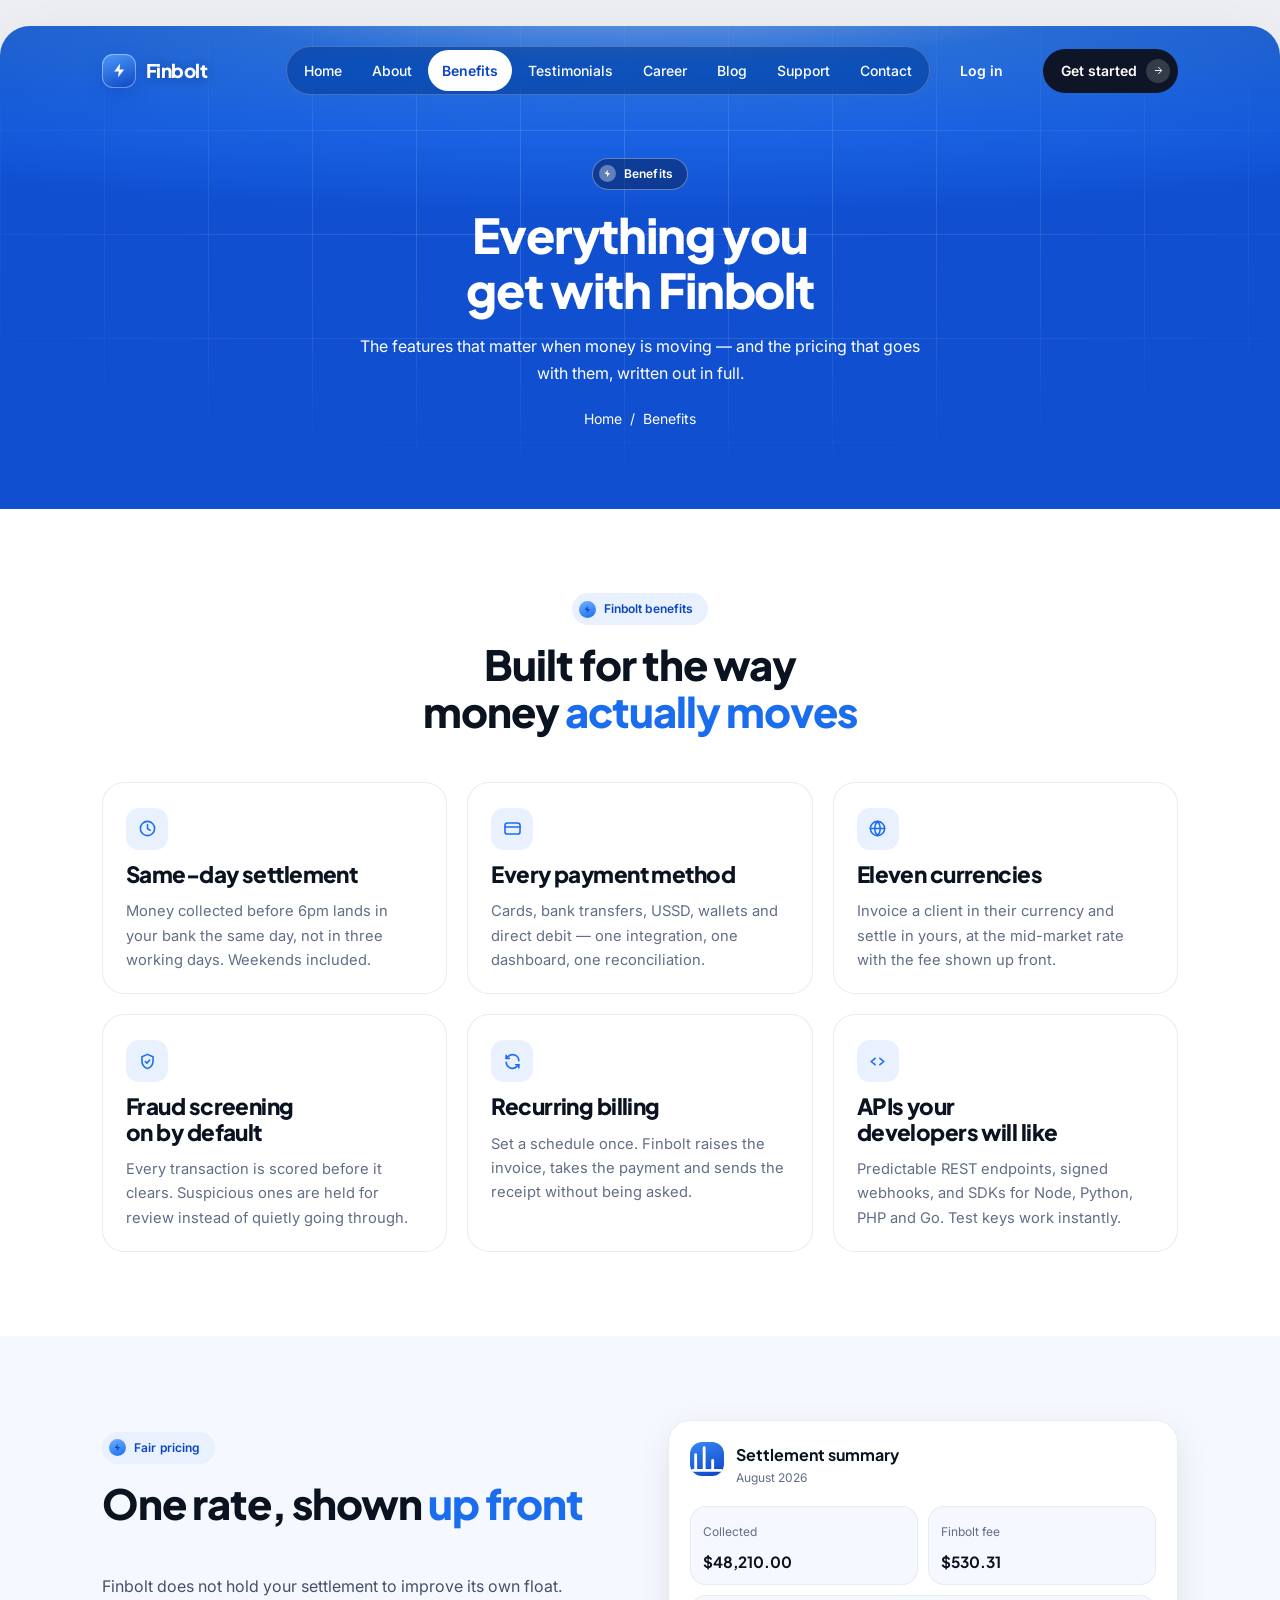
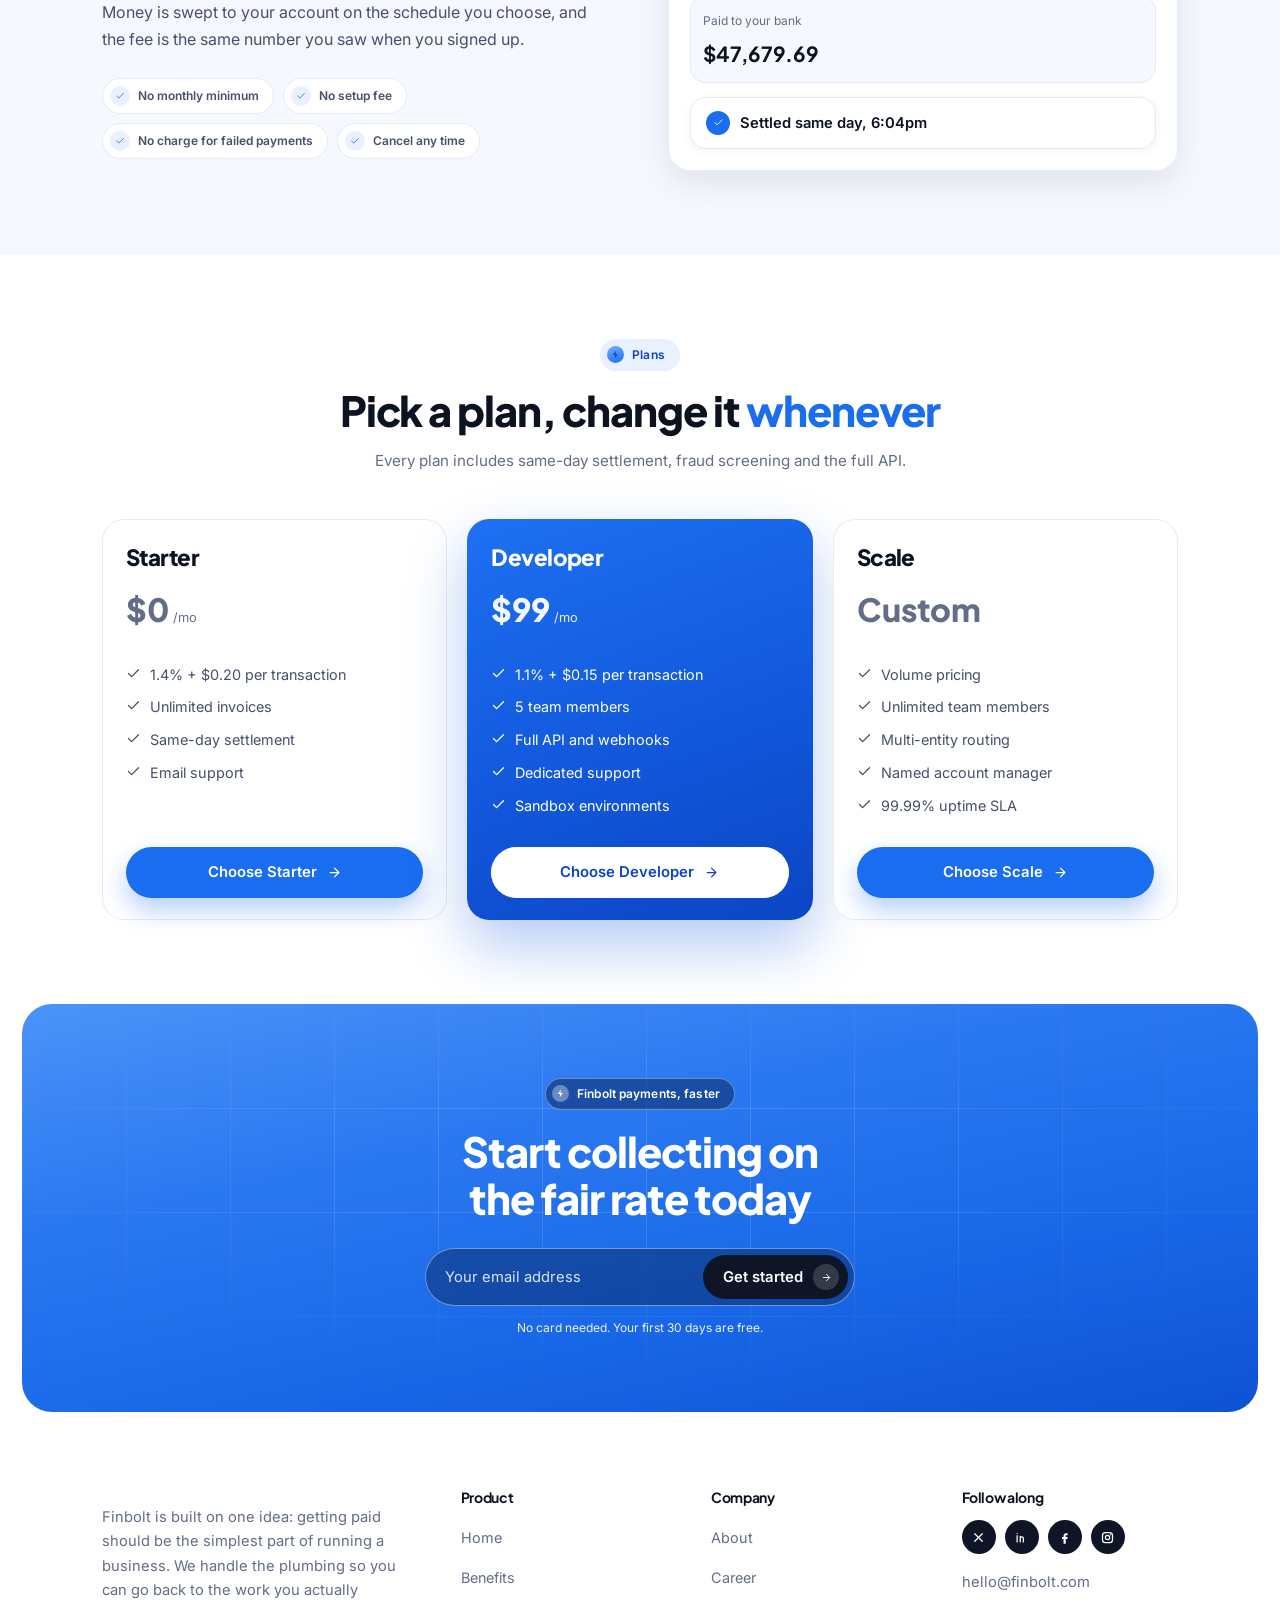
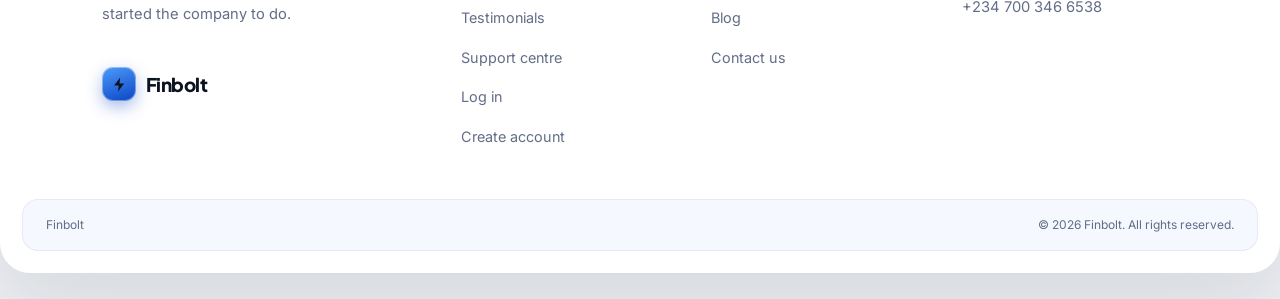
<file: benefits.html>
<!doctype html>
<html lang="en">
<head>
<meta charset="utf-8">
<meta name="viewport" content="width=device-width, initial-scale=1">
<title>Benefits and pricing — Finbolt</title>
<meta name="description" content="Same-day settlement, every payment method, eleven currencies and fraud screening on by default.">
<link rel="icon" href="data:image/svg+xml,<svg xmlns='http://www.w3.org/2000/svg' viewBox='0 0 24 24'><text y='19' font-size='20'>&#9889;</text></svg>">
<link rel="preconnect" href="https://fonts.googleapis.com">
<link rel="preconnect" href="https://fonts.gstatic.com" crossorigin>
<link href="https://fonts.googleapis.com/css2?family=Plus+Jakarta+Sans:wght@600;700;800&family=Inter:wght@400;500;600;700&display=swap" rel="stylesheet">
<link rel="stylesheet" href="assets/css/style.css">
</head>
<body>
<div class="frame">
  <header class="header">
    <div class="wrap header__inner">
      <a class="brand" href="index.html"><span class="brand__mark"><svg xmlns="http://www.w3.org/2000/svg" viewBox="0 0 24 24" fill="currentColor" aria-hidden="true"><path d="M13 2 4.5 13.5H11l-1 8.5 8.5-11.5H12l1-8.5Z"/></svg></span>Finbolt</a>
      <nav class="nav" aria-label="Primary">
        <a href="index.html">Home</a>
        <a href="about.html">About</a>
        <a href="benefits.html" aria-current="page">Benefits</a>
        <a href="testimonials.html">Testimonials</a>
        <a href="career.html">Career</a>
        <a href="blog.html">Blog</a>
        <a href="support.html">Support</a>
        <a href="contact.html">Contact</a>
      </nav>
      <a class="header__login" href="login.html">Log in</a>
      <a class="header__cta" href="register.html">Get started<span class="dot"><svg xmlns="http://www.w3.org/2000/svg" viewBox="0 0 24 24" fill="none" stroke="currentColor" stroke-width="2" stroke-linecap="round" stroke-linejoin="round" aria-hidden="true"><path d="M5 12h13"/><path d="m12 5 7 7-7 7"/></svg></span></a>
      <button class="burger" data-drawer-open aria-label="Open menu">
        <span class="burger__bars"><i></i><i></i><i></i></span>Menu
      </button>
    </div>
  </header>

  <div class="drawer" data-drawer data-open="false" role="dialog" aria-modal="true" aria-label="Menu">
    <div class="drawer__panel">
      <div class="drawer__head">
        <a class="brand" href="index.html"><span class="brand__mark"><svg xmlns="http://www.w3.org/2000/svg" viewBox="0 0 24 24" fill="currentColor" aria-hidden="true"><path d="M13 2 4.5 13.5H11l-1 8.5 8.5-11.5H12l1-8.5Z"/></svg></span>Finbolt</a>
        <button class="drawer__close" data-drawer-close aria-label="Close menu">&times;</button>
      </div>
      <nav aria-label="Mobile">
        <a href="index.html">Home</a>
        <a href="about.html">About</a>
        <a href="benefits.html" aria-current="page">Benefits</a>
        <a href="testimonials.html">Testimonials</a>
        <a href="career.html">Career</a>
        <a href="blog.html">Blog</a>
        <a href="support.html">Support</a>
        <a href="contact.html">Contact</a>
      </nav>
      <a class="btn btn--primary" href="register.html">Get started<svg xmlns="http://www.w3.org/2000/svg" viewBox="0 0 24 24" fill="none" stroke="currentColor" stroke-width="2" stroke-linecap="round" stroke-linejoin="round" aria-hidden="true"><path d="M5 12h13"/><path d="m12 5 7 7-7 7"/></svg></a>
      <a class="btn btn--ghost" href="login.html" style="width:100%;justify-content:center;margin-top:10px">Log in</a>
    </div>
  </div>

  <section class="band pagehead">
    <div class="wrap">
      <span class="eyebrow eyebrow--onblue"><i><svg xmlns="http://www.w3.org/2000/svg" viewBox="0 0 24 24" fill="currentColor" aria-hidden="true"><path d="M13 2 4.5 13.5H11l-1 8.5 8.5-11.5H12l1-8.5Z"/></svg></i>Benefits</span>
      <h1 style="margin-top:18px">Everything you get with Finbolt</h1>
      <p>The features that matter when money is moving — and the pricing that goes with them, written out in full.</p>
      <p class="crumbs"><a href="index.html">Home</a> <span>/</span> <span>Benefits</span></p>
    </div>
  </section>

  <section class="section">
    <div class="wrap">
    <div class="sechead reveal">
      <span class="eyebrow"><i><svg xmlns="http://www.w3.org/2000/svg" viewBox="0 0 24 24" fill="currentColor" aria-hidden="true"><path d="M13 2 4.5 13.5H11l-1 8.5 8.5-11.5H12l1-8.5Z"/></svg></i>Finbolt benefits</span>
      <h2>Built for the way money <em>actually moves</em></h2>
      
    </div>

      <div class="grid grid--3">
      <article class="fcard reveal">
        <span class="fcard__icon"><svg xmlns="http://www.w3.org/2000/svg" viewBox="0 0 24 24" fill="none" stroke="currentColor" stroke-width="2" stroke-linecap="round" stroke-linejoin="round" aria-hidden="true"><circle cx="12" cy="12" r="9"/><path d="M12 7v5.2l3.3 2"/></svg></span>
        <h3>Same-day settlement</h3>
        <p>Money collected before 6pm lands in your bank the same day, not in three working days. Weekends included.</p>
      </article>
      <article class="fcard reveal">
        <span class="fcard__icon"><svg xmlns="http://www.w3.org/2000/svg" viewBox="0 0 24 24" fill="none" stroke="currentColor" stroke-width="2" stroke-linecap="round" stroke-linejoin="round" aria-hidden="true"><rect x="2.5" y="5" width="19" height="14" rx="3"/><path d="M2.5 10h19"/></svg></span>
        <h3>Every payment method</h3>
        <p>Cards, bank transfers, USSD, wallets and direct debit — one integration, one dashboard, one reconciliation.</p>
      </article>
      <article class="fcard reveal">
        <span class="fcard__icon"><svg xmlns="http://www.w3.org/2000/svg" viewBox="0 0 24 24" fill="none" stroke="currentColor" stroke-width="2" stroke-linecap="round" stroke-linejoin="round" aria-hidden="true"><circle cx="12" cy="12" r="9"/><path d="M3 12h18"/><path d="M12 3c2.4 2.6 3.6 5.6 3.6 9s-1.2 6.4-3.6 9c-2.4-2.6-3.6-5.6-3.6-9S9.6 5.6 12 3Z"/></svg></span>
        <h3>Eleven currencies</h3>
        <p>Invoice a client in their currency and settle in yours, at the mid-market rate with the fee shown up front.</p>
      </article>
      <article class="fcard reveal">
        <span class="fcard__icon"><svg xmlns="http://www.w3.org/2000/svg" viewBox="0 0 24 24" fill="none" stroke="currentColor" stroke-width="2" stroke-linecap="round" stroke-linejoin="round" aria-hidden="true"><path d="M12 3 5 6v5.5c0 4.5 3 8 7 9.5 4-1.5 7-5 7-9.5V6l-7-3Z"/><path d="m9.2 12 2 2 3.6-3.8"/></svg></span>
        <h3>Fraud screening on by default</h3>
        <p>Every transaction is scored before it clears. Suspicious ones are held for review instead of quietly going through.</p>
      </article>
      <article class="fcard reveal">
        <span class="fcard__icon"><svg xmlns="http://www.w3.org/2000/svg" viewBox="0 0 24 24" fill="none" stroke="currentColor" stroke-width="2" stroke-linecap="round" stroke-linejoin="round" aria-hidden="true"><path d="M20 11a8 8 0 0 0-13.7-5.2L4 8"/><path d="M4 4v4h4"/><path d="M4 13a8 8 0 0 0 13.7 5.2L20 16"/><path d="M20 20v-4h-4"/></svg></span>
        <h3>Recurring billing</h3>
        <p>Set a schedule once. Finbolt raises the invoice, takes the payment and sends the receipt without being asked.</p>
      </article>
      <article class="fcard reveal">
        <span class="fcard__icon"><svg xmlns="http://www.w3.org/2000/svg" viewBox="0 0 24 24" fill="none" stroke="currentColor" stroke-width="2" stroke-linecap="round" stroke-linejoin="round" aria-hidden="true"><path d="m9 8-5 4 5 4M15 8l5 4-5 4"/></svg></span>
        <h3>APIs your developers will like</h3>
        <p>Predictable REST endpoints, signed webhooks, and SDKs for Node, Python, PHP and Go. Test keys work instantly.</p>
      </article>
      </div>
    </div>
  </section>

  <section class="section section--wash">
    <div class="wrap split">
      <div>
    <div class="sechead sechead--left reveal">
      <span class="eyebrow"><i><svg xmlns="http://www.w3.org/2000/svg" viewBox="0 0 24 24" fill="currentColor" aria-hidden="true"><path d="M13 2 4.5 13.5H11l-1 8.5 8.5-11.5H12l1-8.5Z"/></svg></i>Fair pricing</span>
      <h2>One rate, shown <em>up front</em></h2>
      
    </div>

        <p>Finbolt does not hold your settlement to improve its own float. Money is
          swept to your account on the schedule you choose, and the fee is the same
          number you saw when you signed up.</p>
        <ul class="split__list">
          <li><i><svg xmlns="http://www.w3.org/2000/svg" viewBox="0 0 24 24" fill="none" stroke="currentColor" stroke-width="2" stroke-linecap="round" stroke-linejoin="round" aria-hidden="true"><path d="M20 6 9 17l-5-5"/></svg></i>No monthly minimum</li>
          <li><i><svg xmlns="http://www.w3.org/2000/svg" viewBox="0 0 24 24" fill="none" stroke="currentColor" stroke-width="2" stroke-linecap="round" stroke-linejoin="round" aria-hidden="true"><path d="M20 6 9 17l-5-5"/></svg></i>No setup fee</li>
          <li><i><svg xmlns="http://www.w3.org/2000/svg" viewBox="0 0 24 24" fill="none" stroke="currentColor" stroke-width="2" stroke-linecap="round" stroke-linejoin="round" aria-hidden="true"><path d="M20 6 9 17l-5-5"/></svg></i>No charge for failed payments</li>
          <li><i><svg xmlns="http://www.w3.org/2000/svg" viewBox="0 0 24 24" fill="none" stroke="currentColor" stroke-width="2" stroke-linecap="round" stroke-linejoin="round" aria-hidden="true"><path d="M20 6 9 17l-5-5"/></svg></i>Cancel any time</li>
        </ul>
      </div>
      <div class="reveal">
        <div class="invoice">
          <div class="invoice__top">
            <span class="avatar"><svg xmlns="http://www.w3.org/2000/svg" viewBox="0 0 24 24" fill="none" stroke="currentColor" stroke-width="2" stroke-linecap="round" stroke-linejoin="round" aria-hidden="true"><path d="M4 20V9M10 20V4M16 20v-7M22 20H2"/></svg></span>
            <span>
              <b style="font-family:var(--font-display);color:var(--ink)">Settlement summary</b>
              <span class="mock__label" style="display:block">August 2026</span>
            </span>
          </div>
          <div class="balance__split" style="margin-top:18px">
            <div class="balance__cell"><span class="mock__label">Collected</span><b>$48,210.00</b></div>
            <div class="balance__cell"><span class="mock__label">Finbolt fee</span><b>$530.31</b></div>
          </div>
          <div class="balance__cell" style="margin-top:10px">
            <span class="mock__label">Paid to your bank</span>
            <b style="font-size:1.3rem">$47,679.69</b>
          </div>
          <div class="notice" style="margin-top:14px"><i><svg xmlns="http://www.w3.org/2000/svg" viewBox="0 0 24 24" fill="none" stroke="currentColor" stroke-width="2" stroke-linecap="round" stroke-linejoin="round" aria-hidden="true"><path d="M20 6 9 17l-5-5"/></svg></i>Settled same day, 6:04pm</div>
        </div>
      </div>
    </div>
  </section>

  <section class="section">
    <div class="wrap">
    <div class="sechead reveal">
      <span class="eyebrow"><i><svg xmlns="http://www.w3.org/2000/svg" viewBox="0 0 24 24" fill="currentColor" aria-hidden="true"><path d="M13 2 4.5 13.5H11l-1 8.5 8.5-11.5H12l1-8.5Z"/></svg></i>Plans</span>
      <h2>Pick a plan, change it <em>whenever</em></h2>
      <p>Every plan includes same-day settlement, fraud screening and the full API.</p>
    </div>

      <div class="grid grid--3">
      <article class="fcard reveal">
        <h3>Starter</h3>
        <p style="margin:0"><span class="plan__price" style="font-size:2rem">$0</span>
          <span style="font-size:.8rem;color:var(--muted)">/mo</span></p>
        <ul style="margin:6px 0 0"><li style="display:flex;gap:9px;align-items:flex-start;margin-top:9px;font-size:.9rem"><span style="width:15px;flex:none;margin-top:3px"><svg xmlns="http://www.w3.org/2000/svg" viewBox="0 0 24 24" fill="none" stroke="currentColor" stroke-width="2" stroke-linecap="round" stroke-linejoin="round" aria-hidden="true"><path d="M20 6 9 17l-5-5"/></svg></span>1.4% + $0.20 per transaction</li><li style="display:flex;gap:9px;align-items:flex-start;margin-top:9px;font-size:.9rem"><span style="width:15px;flex:none;margin-top:3px"><svg xmlns="http://www.w3.org/2000/svg" viewBox="0 0 24 24" fill="none" stroke="currentColor" stroke-width="2" stroke-linecap="round" stroke-linejoin="round" aria-hidden="true"><path d="M20 6 9 17l-5-5"/></svg></span>Unlimited invoices</li><li style="display:flex;gap:9px;align-items:flex-start;margin-top:9px;font-size:.9rem"><span style="width:15px;flex:none;margin-top:3px"><svg xmlns="http://www.w3.org/2000/svg" viewBox="0 0 24 24" fill="none" stroke="currentColor" stroke-width="2" stroke-linecap="round" stroke-linejoin="round" aria-hidden="true"><path d="M20 6 9 17l-5-5"/></svg></span>Same-day settlement</li><li style="display:flex;gap:9px;align-items:flex-start;margin-top:9px;font-size:.9rem"><span style="width:15px;flex:none;margin-top:3px"><svg xmlns="http://www.w3.org/2000/svg" viewBox="0 0 24 24" fill="none" stroke="currentColor" stroke-width="2" stroke-linecap="round" stroke-linejoin="round" aria-hidden="true"><path d="M20 6 9 17l-5-5"/></svg></span>Email support</li></ul>
        <div class="fcard__foot">
          <a class="btn btn--primary" href="contact.html" style="width:100%;justify-content:center">Choose Starter<svg xmlns="http://www.w3.org/2000/svg" viewBox="0 0 24 24" fill="none" stroke="currentColor" stroke-width="2" stroke-linecap="round" stroke-linejoin="round" aria-hidden="true"><path d="M5 12h13"/><path d="m12 5 7 7-7 7"/></svg></a>
        </div>
      </article>
      <article class="fcard reveal fcard--live">
        <h3>Developer</h3>
        <p style="margin:0"><span class="plan__price" style="font-size:2rem">$99</span>
          <span style="font-size:.8rem;color:var(--muted)">/mo</span></p>
        <ul style="margin:6px 0 0"><li style="display:flex;gap:9px;align-items:flex-start;margin-top:9px;font-size:.9rem"><span style="width:15px;flex:none;margin-top:3px"><svg xmlns="http://www.w3.org/2000/svg" viewBox="0 0 24 24" fill="none" stroke="currentColor" stroke-width="2" stroke-linecap="round" stroke-linejoin="round" aria-hidden="true"><path d="M20 6 9 17l-5-5"/></svg></span>1.1% + $0.15 per transaction</li><li style="display:flex;gap:9px;align-items:flex-start;margin-top:9px;font-size:.9rem"><span style="width:15px;flex:none;margin-top:3px"><svg xmlns="http://www.w3.org/2000/svg" viewBox="0 0 24 24" fill="none" stroke="currentColor" stroke-width="2" stroke-linecap="round" stroke-linejoin="round" aria-hidden="true"><path d="M20 6 9 17l-5-5"/></svg></span>5 team members</li><li style="display:flex;gap:9px;align-items:flex-start;margin-top:9px;font-size:.9rem"><span style="width:15px;flex:none;margin-top:3px"><svg xmlns="http://www.w3.org/2000/svg" viewBox="0 0 24 24" fill="none" stroke="currentColor" stroke-width="2" stroke-linecap="round" stroke-linejoin="round" aria-hidden="true"><path d="M20 6 9 17l-5-5"/></svg></span>Full API and webhooks</li><li style="display:flex;gap:9px;align-items:flex-start;margin-top:9px;font-size:.9rem"><span style="width:15px;flex:none;margin-top:3px"><svg xmlns="http://www.w3.org/2000/svg" viewBox="0 0 24 24" fill="none" stroke="currentColor" stroke-width="2" stroke-linecap="round" stroke-linejoin="round" aria-hidden="true"><path d="M20 6 9 17l-5-5"/></svg></span>Dedicated support</li><li style="display:flex;gap:9px;align-items:flex-start;margin-top:9px;font-size:.9rem"><span style="width:15px;flex:none;margin-top:3px"><svg xmlns="http://www.w3.org/2000/svg" viewBox="0 0 24 24" fill="none" stroke="currentColor" stroke-width="2" stroke-linecap="round" stroke-linejoin="round" aria-hidden="true"><path d="M20 6 9 17l-5-5"/></svg></span>Sandbox environments</li></ul>
        <div class="fcard__foot">
          <a class="btn btn--ghost" href="contact.html" style="width:100%;justify-content:center">Choose Developer<svg xmlns="http://www.w3.org/2000/svg" viewBox="0 0 24 24" fill="none" stroke="currentColor" stroke-width="2" stroke-linecap="round" stroke-linejoin="round" aria-hidden="true"><path d="M5 12h13"/><path d="m12 5 7 7-7 7"/></svg></a>
        </div>
      </article>
      <article class="fcard reveal">
        <h3>Scale</h3>
        <p style="margin:0"><span class="plan__price" style="font-size:2rem">Custom</span>
          <span style="font-size:.8rem;color:var(--muted)"></span></p>
        <ul style="margin:6px 0 0"><li style="display:flex;gap:9px;align-items:flex-start;margin-top:9px;font-size:.9rem"><span style="width:15px;flex:none;margin-top:3px"><svg xmlns="http://www.w3.org/2000/svg" viewBox="0 0 24 24" fill="none" stroke="currentColor" stroke-width="2" stroke-linecap="round" stroke-linejoin="round" aria-hidden="true"><path d="M20 6 9 17l-5-5"/></svg></span>Volume pricing</li><li style="display:flex;gap:9px;align-items:flex-start;margin-top:9px;font-size:.9rem"><span style="width:15px;flex:none;margin-top:3px"><svg xmlns="http://www.w3.org/2000/svg" viewBox="0 0 24 24" fill="none" stroke="currentColor" stroke-width="2" stroke-linecap="round" stroke-linejoin="round" aria-hidden="true"><path d="M20 6 9 17l-5-5"/></svg></span>Unlimited team members</li><li style="display:flex;gap:9px;align-items:flex-start;margin-top:9px;font-size:.9rem"><span style="width:15px;flex:none;margin-top:3px"><svg xmlns="http://www.w3.org/2000/svg" viewBox="0 0 24 24" fill="none" stroke="currentColor" stroke-width="2" stroke-linecap="round" stroke-linejoin="round" aria-hidden="true"><path d="M20 6 9 17l-5-5"/></svg></span>Multi-entity routing</li><li style="display:flex;gap:9px;align-items:flex-start;margin-top:9px;font-size:.9rem"><span style="width:15px;flex:none;margin-top:3px"><svg xmlns="http://www.w3.org/2000/svg" viewBox="0 0 24 24" fill="none" stroke="currentColor" stroke-width="2" stroke-linecap="round" stroke-linejoin="round" aria-hidden="true"><path d="M20 6 9 17l-5-5"/></svg></span>Named account manager</li><li style="display:flex;gap:9px;align-items:flex-start;margin-top:9px;font-size:.9rem"><span style="width:15px;flex:none;margin-top:3px"><svg xmlns="http://www.w3.org/2000/svg" viewBox="0 0 24 24" fill="none" stroke="currentColor" stroke-width="2" stroke-linecap="round" stroke-linejoin="round" aria-hidden="true"><path d="M20 6 9 17l-5-5"/></svg></span>99.99% uptime SLA</li></ul>
        <div class="fcard__foot">
          <a class="btn btn--primary" href="contact.html" style="width:100%;justify-content:center">Choose Scale<svg xmlns="http://www.w3.org/2000/svg" viewBox="0 0 24 24" fill="none" stroke="currentColor" stroke-width="2" stroke-linecap="round" stroke-linejoin="round" aria-hidden="true"><path d="M5 12h13"/><path d="m12 5 7 7-7 7"/></svg></a>
        </div>
      </article>
      </div>
    </div>
  </section>

  <section class="band cta">
    <div class="wrap cta__inner">
      <span class="eyebrow eyebrow--onblue"><i><svg xmlns="http://www.w3.org/2000/svg" viewBox="0 0 24 24" fill="currentColor" aria-hidden="true"><path d="M13 2 4.5 13.5H11l-1 8.5 8.5-11.5H12l1-8.5Z"/></svg></i>Finbolt payments, faster</span>
      <h2 style="margin-top:18px">Start collecting on the fair rate today</h2>
      
      <form class="capture" data-capture>
        <label class="sr-only" for="cta-email">Email address</label>
        <input id="cta-email" type="email" placeholder="Your email address" required>
        <button class="btn btn--dark" type="submit">Get started<span class="dot"><svg xmlns="http://www.w3.org/2000/svg" viewBox="0 0 24 24" fill="none" stroke="currentColor" stroke-width="2" stroke-linecap="round" stroke-linejoin="round" aria-hidden="true"><path d="M5 12h13"/><path d="m12 5 7 7-7 7"/></svg></span></button>
      </form>
      <p class="capture__note">No card needed. Your first 30 days are free.</p>
    </div>
  </section>


  <footer class="footer">
    <div class="wrap footer__grid">
      <div>
        <p class="footer__blurb">Finbolt is built on one idea: getting paid should be the
          simplest part of running a business. We handle the plumbing so you can go
          back to the work you actually started the company to do.</p>
        <a class="brand" href="index.html"><span class="brand__mark"><svg xmlns="http://www.w3.org/2000/svg" viewBox="0 0 24 24" fill="currentColor" aria-hidden="true"><path d="M13 2 4.5 13.5H11l-1 8.5 8.5-11.5H12l1-8.5Z"/></svg></span>Finbolt</a>
      </div>
      <div>
        <h4>Product</h4>
        <div class="footer__links">
          <a href="index.html">Home</a>
          <a href="benefits.html">Benefits</a>
          <a href="testimonials.html">Testimonials</a>
          <a href="support.html">Support centre</a>
          <a href="login.html">Log in</a>
          <a href="register.html">Create account</a>
        </div>
      </div>
      <div>
        <h4>Company</h4>
        <div class="footer__links">
          <a href="about.html">About</a>
          <a href="career.html">Career</a>
          <a href="blog.html">Blog</a>
          <a href="contact.html">Contact us</a>
        </div>
      </div>
      <div>
        <h4>Follow along</h4>
        <div class="social">
          <a href="#" aria-label="Finbolt on X"><svg xmlns="http://www.w3.org/2000/svg" viewBox="0 0 24 24" fill="none" stroke="currentColor" stroke-width="2" stroke-linecap="round" stroke-linejoin="round" aria-hidden="true"><path d="M6 6l12 12M18 6 6 18"/></svg></a>
          <a href="#" aria-label="Finbolt on LinkedIn"><svg xmlns="http://www.w3.org/2000/svg" viewBox="0 0 24 24" fill="none" stroke="currentColor" stroke-width="2" stroke-linecap="round" stroke-linejoin="round" aria-hidden="true"><path d="M5 9v10M5 5.2v.1M10 19v-5.5a2.5 2.5 0 0 1 5 0V19M10 19v-9"/></svg></a>
          <a href="#" aria-label="Finbolt on Facebook"><svg xmlns="http://www.w3.org/2000/svg" viewBox="0 0 24 24" fill="currentColor" aria-hidden="true"><path d="M14.5 8.5H17V5h-2.5A4 4 0 0 0 10.5 9v2H8v3.5h2.5V22H14v-7.5h2.6l.4-3.5H14V9.5a1 1 0 0 1 .5-1Z"/></svg></a>
          <a href="#" aria-label="Finbolt on Instagram"><svg xmlns="http://www.w3.org/2000/svg" viewBox="0 0 24 24" fill="none" stroke="currentColor" stroke-width="2" stroke-linecap="round" stroke-linejoin="round" aria-hidden="true"><rect x="4" y="4" width="16" height="16" rx="4.6"/><circle cx="12" cy="12" r="3.4"/><path d="M16.8 7.3v.1"/></svg></a>
        </div>
        <p class="footer__blurb" style="margin-top:16px">hello@finbolt.com<br>+234 700 346 6538</p>
      </div>
    </div>
    <div class="footer__bar">
      <span>Finbolt</span>
      <span>&copy; <span data-year>2026</span> Finbolt. All rights reserved.</span>
    </div>
  </footer>

</div>
<script src="assets/js/main.js"></script>
</body>
</html>
</file>
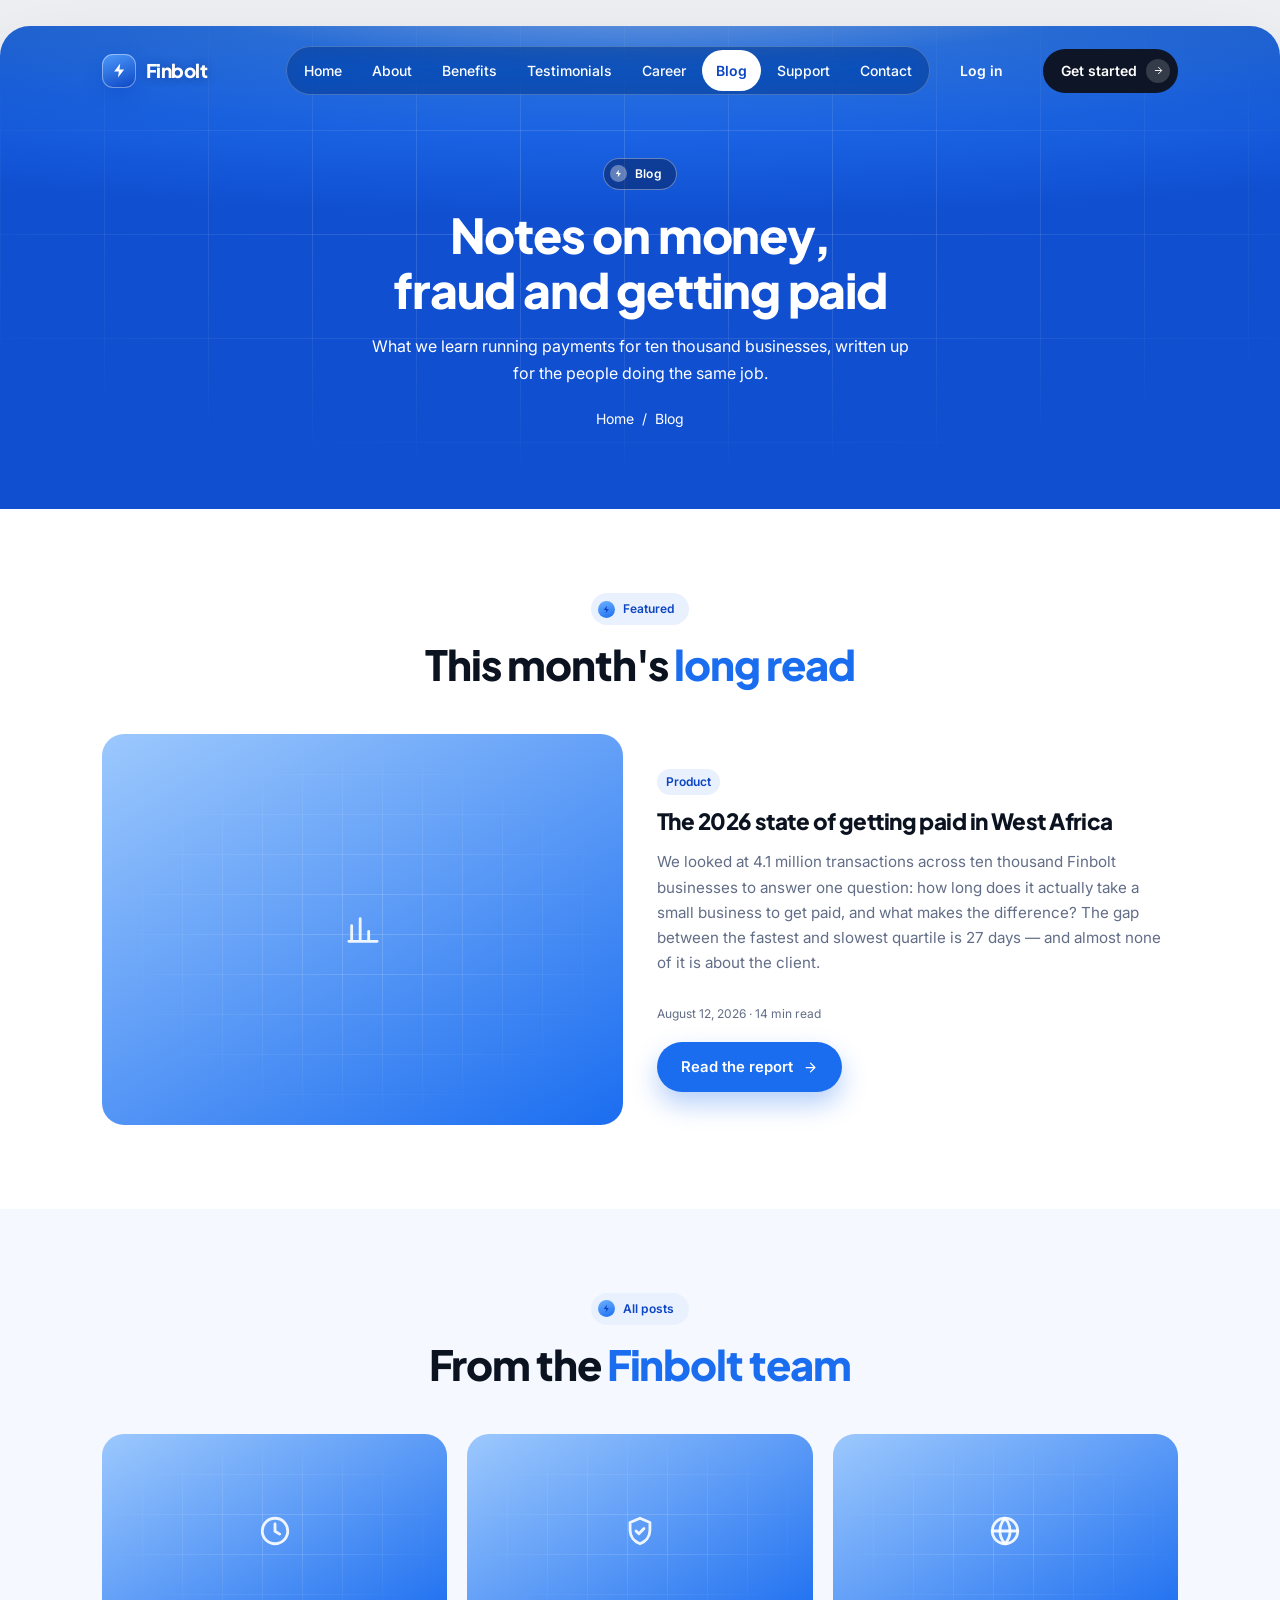
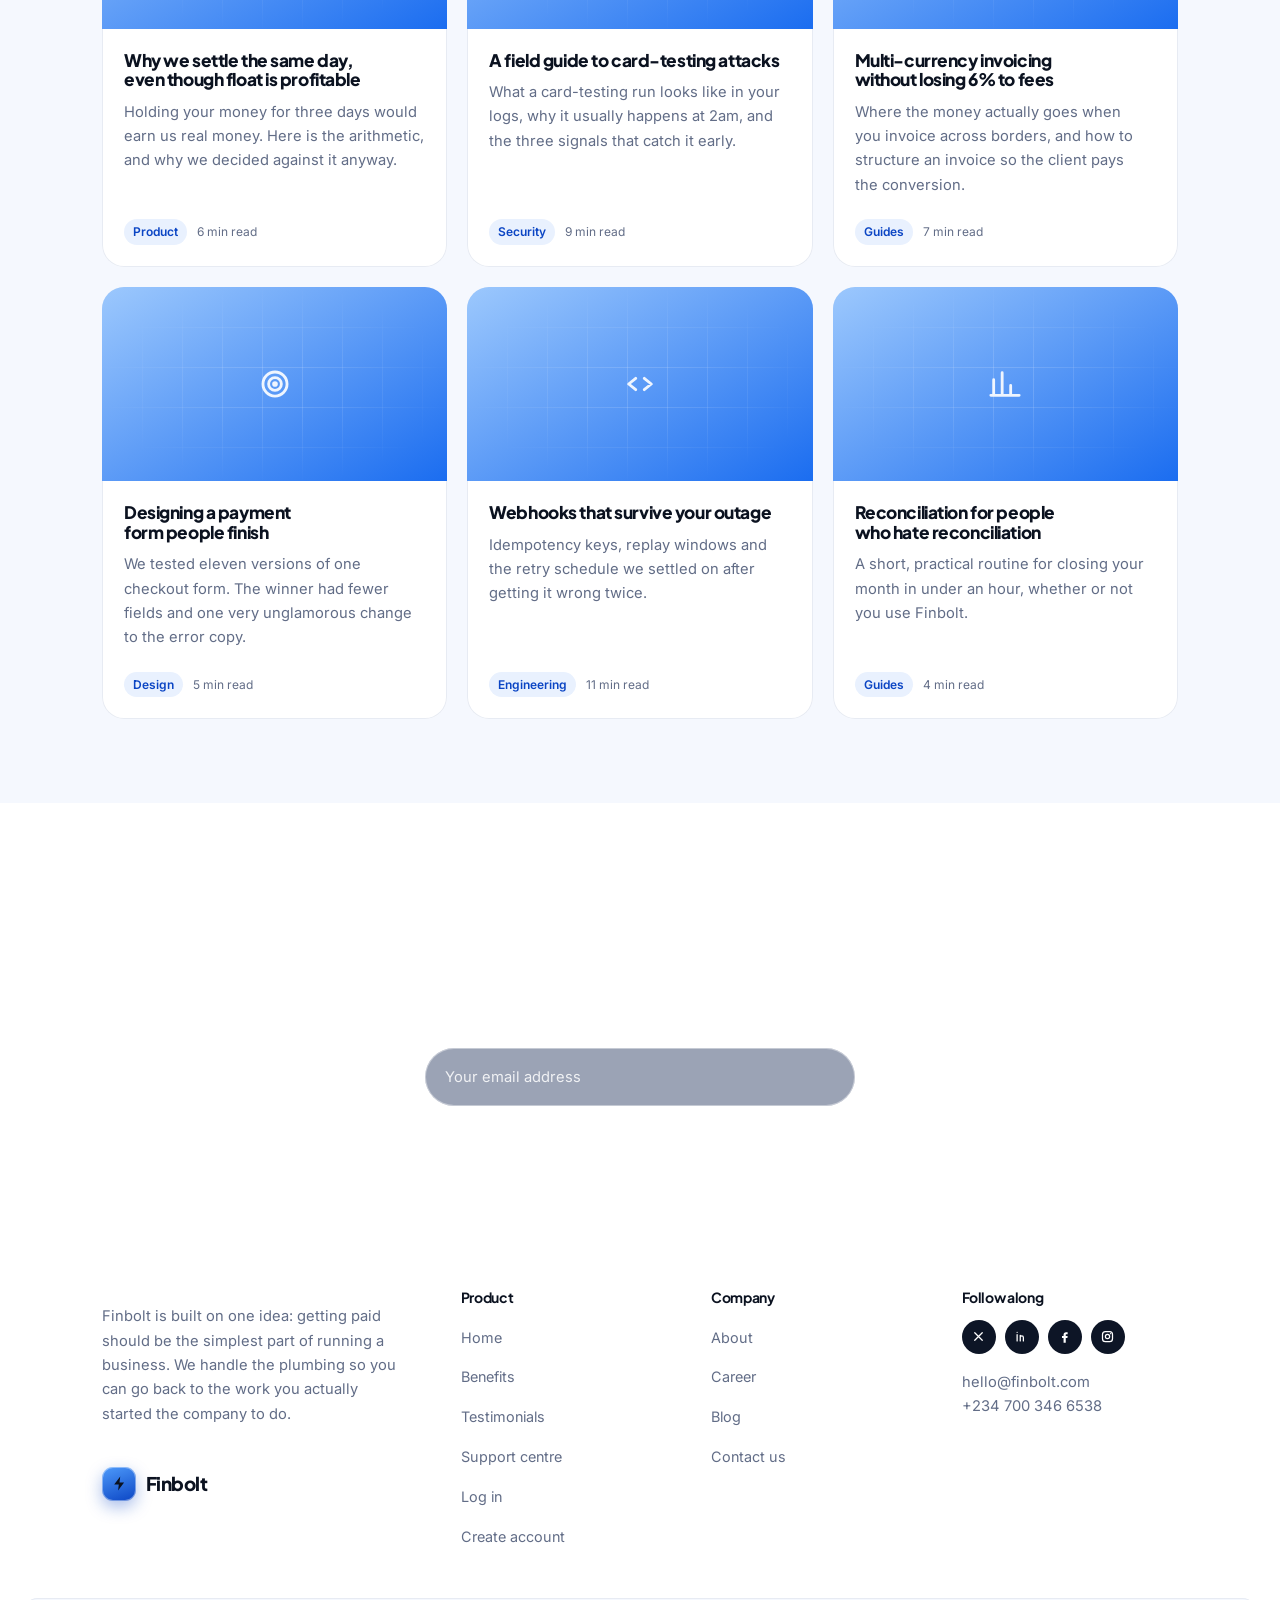
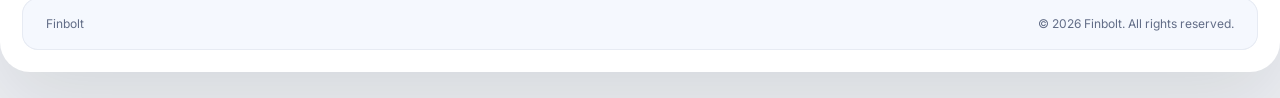
<file: blog.html>
<!doctype html>
<html lang="en">
<head>
<meta charset="utf-8">
<meta name="viewport" content="width=device-width, initial-scale=1">
<title>Blog — notes on money, fraud and getting paid</title>
<meta name="description" content="What we learn running payments for ten thousand businesses.">
<link rel="icon" href="data:image/svg+xml,<svg xmlns='http://www.w3.org/2000/svg' viewBox='0 0 24 24'><text y='19' font-size='20'>&#9889;</text></svg>">
<link rel="preconnect" href="https://fonts.googleapis.com">
<link rel="preconnect" href="https://fonts.gstatic.com" crossorigin>
<link href="https://fonts.googleapis.com/css2?family=Plus+Jakarta+Sans:wght@600;700;800&family=Inter:wght@400;500;600;700&display=swap" rel="stylesheet">
<link rel="stylesheet" href="assets/css/style.css">
</head>
<body>
<div class="frame">
  <header class="header">
    <div class="wrap header__inner">
      <a class="brand" href="index.html"><span class="brand__mark"><svg xmlns="http://www.w3.org/2000/svg" viewBox="0 0 24 24" fill="currentColor" aria-hidden="true"><path d="M13 2 4.5 13.5H11l-1 8.5 8.5-11.5H12l1-8.5Z"/></svg></span>Finbolt</a>
      <nav class="nav" aria-label="Primary">
        <a href="index.html">Home</a>
        <a href="about.html">About</a>
        <a href="benefits.html">Benefits</a>
        <a href="testimonials.html">Testimonials</a>
        <a href="career.html">Career</a>
        <a href="blog.html" aria-current="page">Blog</a>
        <a href="support.html">Support</a>
        <a href="contact.html">Contact</a>
      </nav>
      <a class="header__login" href="login.html">Log in</a>
      <a class="header__cta" href="register.html">Get started<span class="dot"><svg xmlns="http://www.w3.org/2000/svg" viewBox="0 0 24 24" fill="none" stroke="currentColor" stroke-width="2" stroke-linecap="round" stroke-linejoin="round" aria-hidden="true"><path d="M5 12h13"/><path d="m12 5 7 7-7 7"/></svg></span></a>
      <button class="burger" data-drawer-open aria-label="Open menu">
        <span class="burger__bars"><i></i><i></i><i></i></span>Menu
      </button>
    </div>
  </header>

  <div class="drawer" data-drawer data-open="false" role="dialog" aria-modal="true" aria-label="Menu">
    <div class="drawer__panel">
      <div class="drawer__head">
        <a class="brand" href="index.html"><span class="brand__mark"><svg xmlns="http://www.w3.org/2000/svg" viewBox="0 0 24 24" fill="currentColor" aria-hidden="true"><path d="M13 2 4.5 13.5H11l-1 8.5 8.5-11.5H12l1-8.5Z"/></svg></span>Finbolt</a>
        <button class="drawer__close" data-drawer-close aria-label="Close menu">&times;</button>
      </div>
      <nav aria-label="Mobile">
        <a href="index.html">Home</a>
        <a href="about.html">About</a>
        <a href="benefits.html">Benefits</a>
        <a href="testimonials.html">Testimonials</a>
        <a href="career.html">Career</a>
        <a href="blog.html" aria-current="page">Blog</a>
        <a href="support.html">Support</a>
        <a href="contact.html">Contact</a>
      </nav>
      <a class="btn btn--primary" href="register.html">Get started<svg xmlns="http://www.w3.org/2000/svg" viewBox="0 0 24 24" fill="none" stroke="currentColor" stroke-width="2" stroke-linecap="round" stroke-linejoin="round" aria-hidden="true"><path d="M5 12h13"/><path d="m12 5 7 7-7 7"/></svg></a>
      <a class="btn btn--ghost" href="login.html" style="width:100%;justify-content:center;margin-top:10px">Log in</a>
    </div>
  </div>

  <section class="band pagehead">
    <div class="wrap">
      <span class="eyebrow eyebrow--onblue"><i><svg xmlns="http://www.w3.org/2000/svg" viewBox="0 0 24 24" fill="currentColor" aria-hidden="true"><path d="M13 2 4.5 13.5H11l-1 8.5 8.5-11.5H12l1-8.5Z"/></svg></i>Blog</span>
      <h1 style="margin-top:18px">Notes on money, fraud and getting paid</h1>
      <p>What we learn running payments for ten thousand businesses, written up for the people doing the same job.</p>
      <p class="crumbs"><a href="index.html">Home</a> <span>/</span> <span>Blog</span></p>
    </div>
  </section>

  <section class="section">
    <div class="wrap">
    <div class="sechead reveal">
      <span class="eyebrow"><i><svg xmlns="http://www.w3.org/2000/svg" viewBox="0 0 24 24" fill="currentColor" aria-hidden="true"><path d="M13 2 4.5 13.5H11l-1 8.5 8.5-11.5H12l1-8.5Z"/></svg></i>Featured</span>
      <h2>This month's <em>long read</em></h2>
      
    </div>

      <article class="split reveal" style="gap:34px;align-items:center">
        <div class="post__thumb" style="border-radius:var(--r-lg);aspect-ratio:4/3"><svg xmlns="http://www.w3.org/2000/svg" viewBox="0 0 24 24" fill="none" stroke="currentColor" stroke-width="2" stroke-linecap="round" stroke-linejoin="round" aria-hidden="true"><path d="M4 20V9M10 20V4M16 20v-7M22 20H2"/></svg></div>
        <div>
          <span class="pill-tag" style="background:var(--blue-tint);color:var(--blue-deep)">Product</span>
          <h3 style="font-size:var(--fs-h3);margin:14px 0 10px">The 2026 state of getting paid in West Africa</h3>
          <p style="color:var(--muted);font-size:.95rem">We looked at 4.1 million transactions across
            ten thousand Finbolt businesses to answer one question: how long does it actually
            take a small business to get paid, and what makes the difference? The gap between
            the fastest and slowest quartile is 27 days — and almost none of it is about the client.</p>
          <p class="post__meta" style="padding-top:14px">August 12, 2026 &middot; 14 min read</p>
          <a class="btn btn--primary" href="#" style="margin-top:6px">Read the report<svg xmlns="http://www.w3.org/2000/svg" viewBox="0 0 24 24" fill="none" stroke="currentColor" stroke-width="2" stroke-linecap="round" stroke-linejoin="round" aria-hidden="true"><path d="M5 12h13"/><path d="m12 5 7 7-7 7"/></svg></a>
        </div>
      </article>
    </div>
  </section>

  <section class="section section--wash">
    <div class="wrap">
    <div class="sechead reveal">
      <span class="eyebrow"><i><svg xmlns="http://www.w3.org/2000/svg" viewBox="0 0 24 24" fill="currentColor" aria-hidden="true"><path d="M13 2 4.5 13.5H11l-1 8.5 8.5-11.5H12l1-8.5Z"/></svg></i>All posts</span>
      <h2>From the <em>Finbolt team</em></h2>
      
    </div>

      <div class="grid grid--3">
      <article class="post reveal">
        <div class="post__thumb"><svg xmlns="http://www.w3.org/2000/svg" viewBox="0 0 24 24" fill="none" stroke="currentColor" stroke-width="2" stroke-linecap="round" stroke-linejoin="round" aria-hidden="true"><circle cx="12" cy="12" r="9"/><path d="M12 7v5.2l3.3 2"/></svg></div>
        <div class="post__body">
          <h3>Why we settle the same day, even though float is profitable</h3>
          <p>Holding your money for three days would earn us real money. Here is the arithmetic, and why we decided against it anyway.</p>
          <div class="post__meta">
            <span class="pill-tag">Product</span><span>6 min read</span>
          </div>
        </div>
      </article>
      <article class="post reveal">
        <div class="post__thumb"><svg xmlns="http://www.w3.org/2000/svg" viewBox="0 0 24 24" fill="none" stroke="currentColor" stroke-width="2" stroke-linecap="round" stroke-linejoin="round" aria-hidden="true"><path d="M12 3 5 6v5.5c0 4.5 3 8 7 9.5 4-1.5 7-5 7-9.5V6l-7-3Z"/><path d="m9.2 12 2 2 3.6-3.8"/></svg></div>
        <div class="post__body">
          <h3>A field guide to card-testing attacks</h3>
          <p>What a card-testing run looks like in your logs, why it usually happens at 2am, and the three signals that catch it early.</p>
          <div class="post__meta">
            <span class="pill-tag">Security</span><span>9 min read</span>
          </div>
        </div>
      </article>
      <article class="post reveal">
        <div class="post__thumb"><svg xmlns="http://www.w3.org/2000/svg" viewBox="0 0 24 24" fill="none" stroke="currentColor" stroke-width="2" stroke-linecap="round" stroke-linejoin="round" aria-hidden="true"><circle cx="12" cy="12" r="9"/><path d="M3 12h18"/><path d="M12 3c2.4 2.6 3.6 5.6 3.6 9s-1.2 6.4-3.6 9c-2.4-2.6-3.6-5.6-3.6-9S9.6 5.6 12 3Z"/></svg></div>
        <div class="post__body">
          <h3>Multi-currency invoicing without losing 6% to fees</h3>
          <p>Where the money actually goes when you invoice across borders, and how to structure an invoice so the client pays the conversion.</p>
          <div class="post__meta">
            <span class="pill-tag">Guides</span><span>7 min read</span>
          </div>
        </div>
      </article>
      <article class="post reveal">
        <div class="post__thumb"><svg xmlns="http://www.w3.org/2000/svg" viewBox="0 0 24 24" fill="none" stroke="currentColor" stroke-width="2" stroke-linecap="round" stroke-linejoin="round" aria-hidden="true"><circle cx="12" cy="12" r="8.5"/><circle cx="12" cy="12" r="4.5"/><circle cx="12" cy="12" r="1"/></svg></div>
        <div class="post__body">
          <h3>Designing a payment form people finish</h3>
          <p>We tested eleven versions of one checkout form. The winner had fewer fields and one very unglamorous change to the error copy.</p>
          <div class="post__meta">
            <span class="pill-tag">Design</span><span>5 min read</span>
          </div>
        </div>
      </article>
      <article class="post reveal">
        <div class="post__thumb"><svg xmlns="http://www.w3.org/2000/svg" viewBox="0 0 24 24" fill="none" stroke="currentColor" stroke-width="2" stroke-linecap="round" stroke-linejoin="round" aria-hidden="true"><path d="m9 8-5 4 5 4M15 8l5 4-5 4"/></svg></div>
        <div class="post__body">
          <h3>Webhooks that survive your outage</h3>
          <p>Idempotency keys, replay windows and the retry schedule we settled on after getting it wrong twice.</p>
          <div class="post__meta">
            <span class="pill-tag">Engineering</span><span>11 min read</span>
          </div>
        </div>
      </article>
      <article class="post reveal">
        <div class="post__thumb"><svg xmlns="http://www.w3.org/2000/svg" viewBox="0 0 24 24" fill="none" stroke="currentColor" stroke-width="2" stroke-linecap="round" stroke-linejoin="round" aria-hidden="true"><path d="M4 20V9M10 20V4M16 20v-7M22 20H2"/></svg></div>
        <div class="post__body">
          <h3>Reconciliation for people who hate reconciliation</h3>
          <p>A short, practical routine for closing your month in under an hour, whether or not you use Finbolt.</p>
          <div class="post__meta">
            <span class="pill-tag">Guides</span><span>4 min read</span>
          </div>
        </div>
      </article>
      </div>
    </div>
  </section>

  <section class="band cta">
    <div class="wrap cta__inner">
      <span class="eyebrow eyebrow--onblue"><i><svg xmlns="http://www.w3.org/2000/svg" viewBox="0 0 24 24" fill="currentColor" aria-hidden="true"><path d="M13 2 4.5 13.5H11l-1 8.5 8.5-11.5H12l1-8.5Z"/></svg></i>Finbolt payments, faster</span>
      <h2 style="margin-top:18px">Get the next post before anyone else</h2>
      
      <form class="capture" data-capture>
        <label class="sr-only" for="cta-email">Email address</label>
        <input id="cta-email" type="email" placeholder="Your email address" required>
        <button class="btn btn--dark" type="submit">Get started<span class="dot"><svg xmlns="http://www.w3.org/2000/svg" viewBox="0 0 24 24" fill="none" stroke="currentColor" stroke-width="2" stroke-linecap="round" stroke-linejoin="round" aria-hidden="true"><path d="M5 12h13"/><path d="m12 5 7 7-7 7"/></svg></span></button>
      </form>
      <p class="capture__note">No card needed. Your first 30 days are free.</p>
    </div>
  </section>


  <footer class="footer">
    <div class="wrap footer__grid">
      <div>
        <p class="footer__blurb">Finbolt is built on one idea: getting paid should be the
          simplest part of running a business. We handle the plumbing so you can go
          back to the work you actually started the company to do.</p>
        <a class="brand" href="index.html"><span class="brand__mark"><svg xmlns="http://www.w3.org/2000/svg" viewBox="0 0 24 24" fill="currentColor" aria-hidden="true"><path d="M13 2 4.5 13.5H11l-1 8.5 8.5-11.5H12l1-8.5Z"/></svg></span>Finbolt</a>
      </div>
      <div>
        <h4>Product</h4>
        <div class="footer__links">
          <a href="index.html">Home</a>
          <a href="benefits.html">Benefits</a>
          <a href="testimonials.html">Testimonials</a>
          <a href="support.html">Support centre</a>
          <a href="login.html">Log in</a>
          <a href="register.html">Create account</a>
        </div>
      </div>
      <div>
        <h4>Company</h4>
        <div class="footer__links">
          <a href="about.html">About</a>
          <a href="career.html">Career</a>
          <a href="blog.html">Blog</a>
          <a href="contact.html">Contact us</a>
        </div>
      </div>
      <div>
        <h4>Follow along</h4>
        <div class="social">
          <a href="#" aria-label="Finbolt on X"><svg xmlns="http://www.w3.org/2000/svg" viewBox="0 0 24 24" fill="none" stroke="currentColor" stroke-width="2" stroke-linecap="round" stroke-linejoin="round" aria-hidden="true"><path d="M6 6l12 12M18 6 6 18"/></svg></a>
          <a href="#" aria-label="Finbolt on LinkedIn"><svg xmlns="http://www.w3.org/2000/svg" viewBox="0 0 24 24" fill="none" stroke="currentColor" stroke-width="2" stroke-linecap="round" stroke-linejoin="round" aria-hidden="true"><path d="M5 9v10M5 5.2v.1M10 19v-5.5a2.5 2.5 0 0 1 5 0V19M10 19v-9"/></svg></a>
          <a href="#" aria-label="Finbolt on Facebook"><svg xmlns="http://www.w3.org/2000/svg" viewBox="0 0 24 24" fill="currentColor" aria-hidden="true"><path d="M14.5 8.5H17V5h-2.5A4 4 0 0 0 10.5 9v2H8v3.5h2.5V22H14v-7.5h2.6l.4-3.5H14V9.5a1 1 0 0 1 .5-1Z"/></svg></a>
          <a href="#" aria-label="Finbolt on Instagram"><svg xmlns="http://www.w3.org/2000/svg" viewBox="0 0 24 24" fill="none" stroke="currentColor" stroke-width="2" stroke-linecap="round" stroke-linejoin="round" aria-hidden="true"><rect x="4" y="4" width="16" height="16" rx="4.6"/><circle cx="12" cy="12" r="3.4"/><path d="M16.8 7.3v.1"/></svg></a>
        </div>
        <p class="footer__blurb" style="margin-top:16px">hello@finbolt.com<br>+234 700 346 6538</p>
      </div>
    </div>
    <div class="footer__bar">
      <span>Finbolt</span>
      <span>&copy; <span data-year>2026</span> Finbolt. All rights reserved.</span>
    </div>
  </footer>

</div>
<script src="assets/js/main.js"></script>
</body>
</html>
</file>
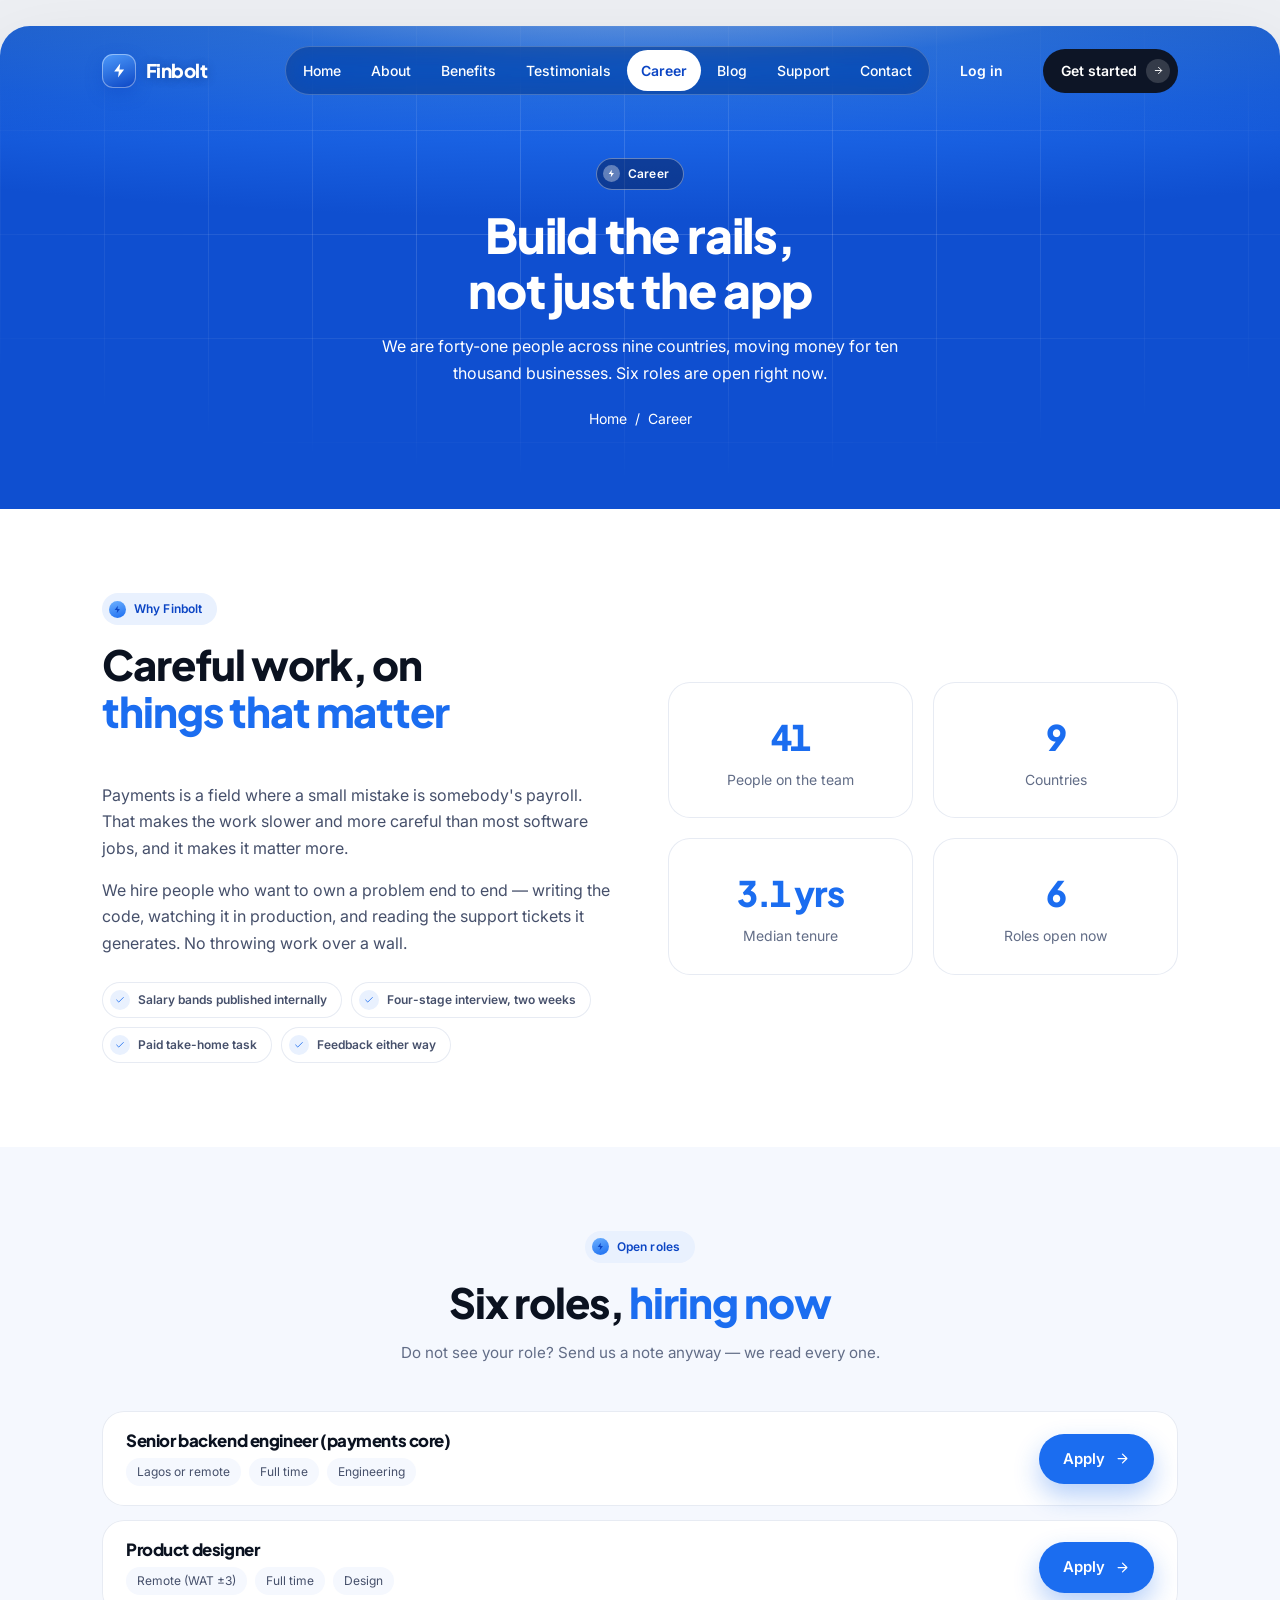
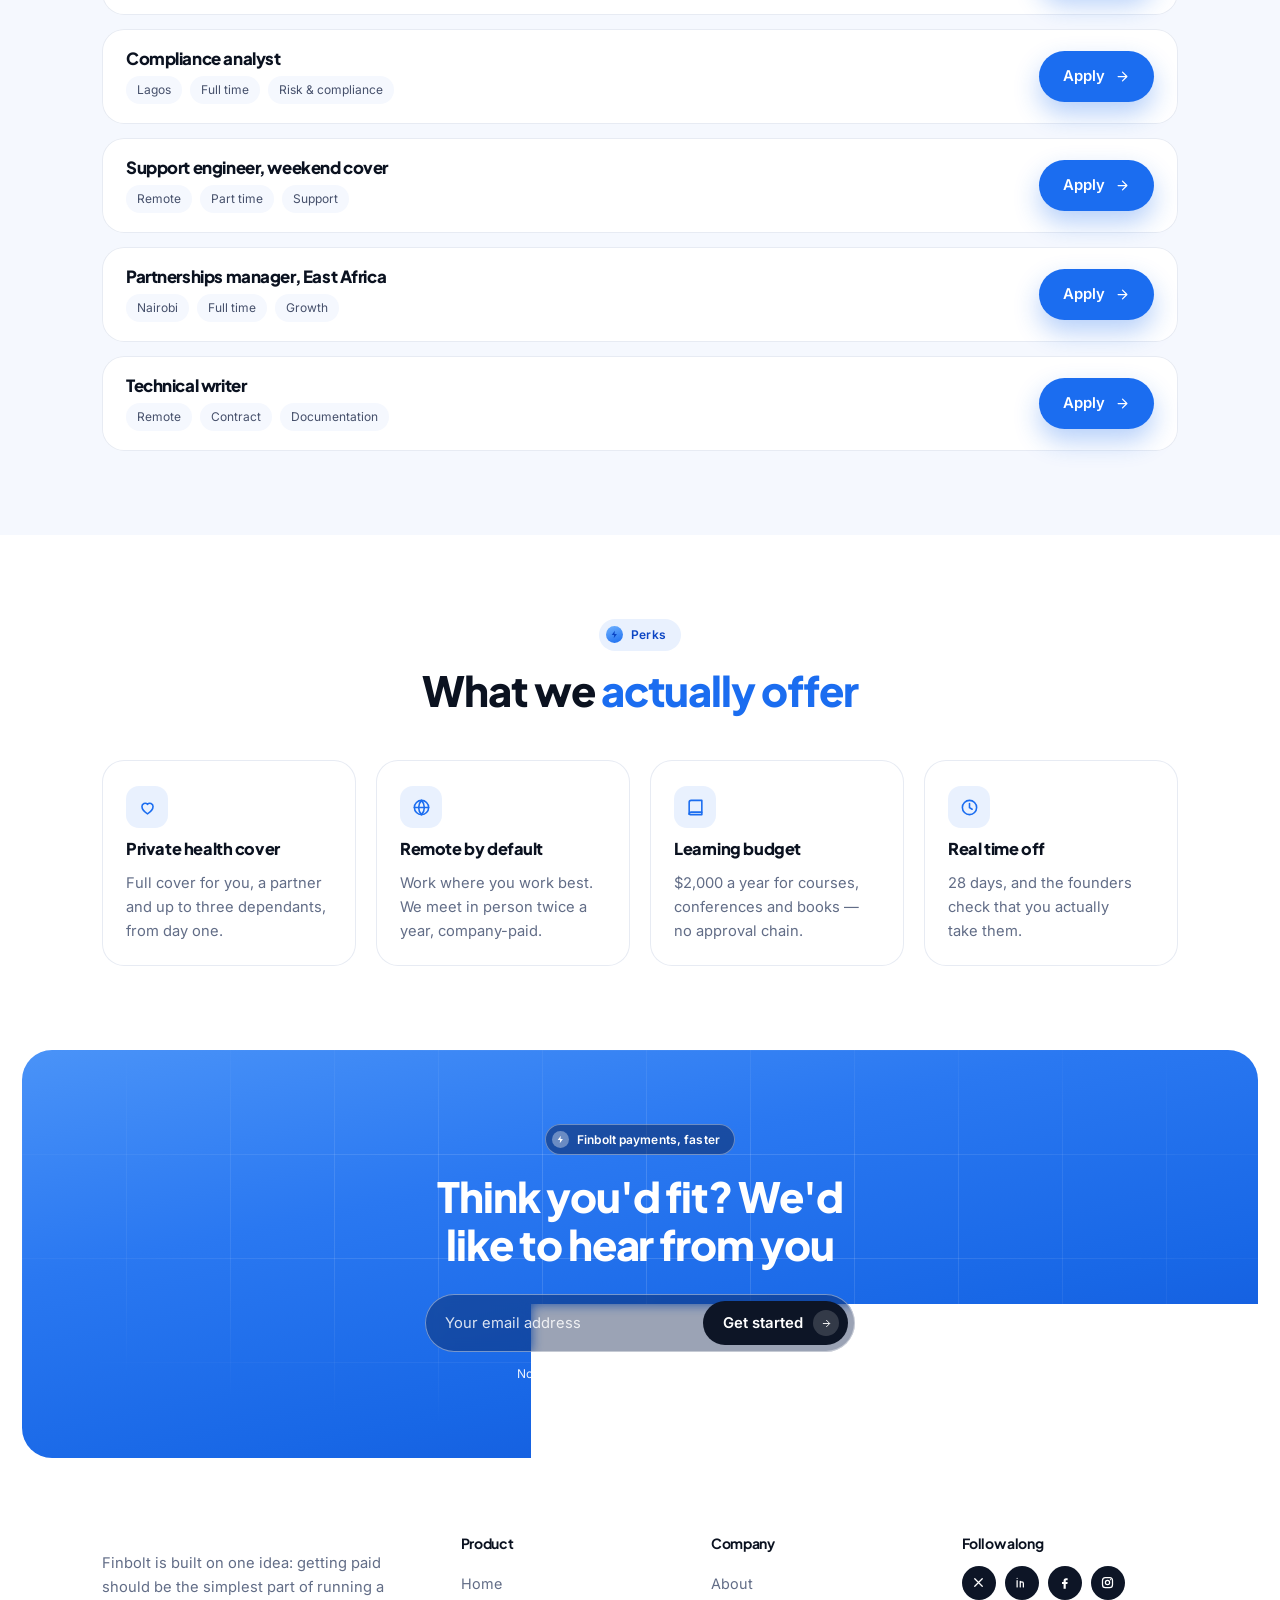
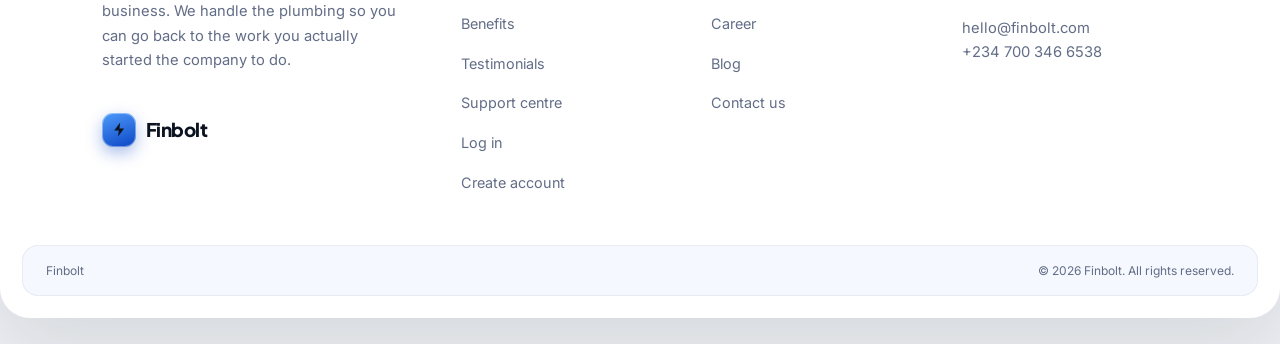
<file: career.html>
<!doctype html>
<html lang="en">
<head>
<meta charset="utf-8">
<meta name="viewport" content="width=device-width, initial-scale=1">
<title>Careers at Finbolt</title>
<meta name="description" content="Six open roles across engineering, design, compliance, support and growth.">
<link rel="icon" href="data:image/svg+xml,<svg xmlns='http://www.w3.org/2000/svg' viewBox='0 0 24 24'><text y='19' font-size='20'>&#9889;</text></svg>">
<link rel="preconnect" href="https://fonts.googleapis.com">
<link rel="preconnect" href="https://fonts.gstatic.com" crossorigin>
<link href="https://fonts.googleapis.com/css2?family=Plus+Jakarta+Sans:wght@600;700;800&family=Inter:wght@400;500;600;700&display=swap" rel="stylesheet">
<link rel="stylesheet" href="assets/css/style.css">
</head>
<body>
<div class="frame">
  <header class="header">
    <div class="wrap header__inner">
      <a class="brand" href="index.html"><span class="brand__mark"><svg xmlns="http://www.w3.org/2000/svg" viewBox="0 0 24 24" fill="currentColor" aria-hidden="true"><path d="M13 2 4.5 13.5H11l-1 8.5 8.5-11.5H12l1-8.5Z"/></svg></span>Finbolt</a>
      <nav class="nav" aria-label="Primary">
        <a href="index.html">Home</a>
        <a href="about.html">About</a>
        <a href="benefits.html">Benefits</a>
        <a href="testimonials.html">Testimonials</a>
        <a href="career.html" aria-current="page">Career</a>
        <a href="blog.html">Blog</a>
        <a href="support.html">Support</a>
        <a href="contact.html">Contact</a>
      </nav>
      <a class="header__login" href="login.html">Log in</a>
      <a class="header__cta" href="register.html">Get started<span class="dot"><svg xmlns="http://www.w3.org/2000/svg" viewBox="0 0 24 24" fill="none" stroke="currentColor" stroke-width="2" stroke-linecap="round" stroke-linejoin="round" aria-hidden="true"><path d="M5 12h13"/><path d="m12 5 7 7-7 7"/></svg></span></a>
      <button class="burger" data-drawer-open aria-label="Open menu">
        <span class="burger__bars"><i></i><i></i><i></i></span>Menu
      </button>
    </div>
  </header>

  <div class="drawer" data-drawer data-open="false" role="dialog" aria-modal="true" aria-label="Menu">
    <div class="drawer__panel">
      <div class="drawer__head">
        <a class="brand" href="index.html"><span class="brand__mark"><svg xmlns="http://www.w3.org/2000/svg" viewBox="0 0 24 24" fill="currentColor" aria-hidden="true"><path d="M13 2 4.5 13.5H11l-1 8.5 8.5-11.5H12l1-8.5Z"/></svg></span>Finbolt</a>
        <button class="drawer__close" data-drawer-close aria-label="Close menu">&times;</button>
      </div>
      <nav aria-label="Mobile">
        <a href="index.html">Home</a>
        <a href="about.html">About</a>
        <a href="benefits.html">Benefits</a>
        <a href="testimonials.html">Testimonials</a>
        <a href="career.html" aria-current="page">Career</a>
        <a href="blog.html">Blog</a>
        <a href="support.html">Support</a>
        <a href="contact.html">Contact</a>
      </nav>
      <a class="btn btn--primary" href="register.html">Get started<svg xmlns="http://www.w3.org/2000/svg" viewBox="0 0 24 24" fill="none" stroke="currentColor" stroke-width="2" stroke-linecap="round" stroke-linejoin="round" aria-hidden="true"><path d="M5 12h13"/><path d="m12 5 7 7-7 7"/></svg></a>
      <a class="btn btn--ghost" href="login.html" style="width:100%;justify-content:center;margin-top:10px">Log in</a>
    </div>
  </div>

  <section class="band pagehead">
    <div class="wrap">
      <span class="eyebrow eyebrow--onblue"><i><svg xmlns="http://www.w3.org/2000/svg" viewBox="0 0 24 24" fill="currentColor" aria-hidden="true"><path d="M13 2 4.5 13.5H11l-1 8.5 8.5-11.5H12l1-8.5Z"/></svg></i>Career</span>
      <h1 style="margin-top:18px">Build the rails, not just the app</h1>
      <p>We are forty-one people across nine countries, moving money for ten thousand businesses. Six roles are open right now.</p>
      <p class="crumbs"><a href="index.html">Home</a> <span>/</span> <span>Career</span></p>
    </div>
  </section>

  <section class="section">
    <div class="wrap split">
      <div>
    <div class="sechead sechead--left reveal">
      <span class="eyebrow"><i><svg xmlns="http://www.w3.org/2000/svg" viewBox="0 0 24 24" fill="currentColor" aria-hidden="true"><path d="M13 2 4.5 13.5H11l-1 8.5 8.5-11.5H12l1-8.5Z"/></svg></i>Why Finbolt</span>
      <h2>Careful work, on <em>things that matter</em></h2>
      
    </div>

        <p>Payments is a field where a small mistake is somebody's payroll. That makes
          the work slower and more careful than most software jobs, and it makes it
          matter more.</p>
        <p>We hire people who want to own a problem end to end — writing the code,
          watching it in production, and reading the support tickets it generates. No
          throwing work over a wall.</p>
        <ul class="split__list">
          <li><i><svg xmlns="http://www.w3.org/2000/svg" viewBox="0 0 24 24" fill="none" stroke="currentColor" stroke-width="2" stroke-linecap="round" stroke-linejoin="round" aria-hidden="true"><path d="M20 6 9 17l-5-5"/></svg></i>Salary bands published internally</li>
          <li><i><svg xmlns="http://www.w3.org/2000/svg" viewBox="0 0 24 24" fill="none" stroke="currentColor" stroke-width="2" stroke-linecap="round" stroke-linejoin="round" aria-hidden="true"><path d="M20 6 9 17l-5-5"/></svg></i>Four-stage interview, two weeks</li>
          <li><i><svg xmlns="http://www.w3.org/2000/svg" viewBox="0 0 24 24" fill="none" stroke="currentColor" stroke-width="2" stroke-linecap="round" stroke-linejoin="round" aria-hidden="true"><path d="M20 6 9 17l-5-5"/></svg></i>Paid take-home task</li>
          <li><i><svg xmlns="http://www.w3.org/2000/svg" viewBox="0 0 24 24" fill="none" stroke="currentColor" stroke-width="2" stroke-linecap="round" stroke-linejoin="round" aria-hidden="true"><path d="M20 6 9 17l-5-5"/></svg></i>Feedback either way</li>
        </ul>
      </div>
      <div class="reveal">
        <div class="stats stats--2">
          <div class="stat"><b>41</b><span>People on the team</span></div>
          <div class="stat"><b>9</b><span>Countries</span></div>
          <div class="stat"><b>3.1 yrs</b><span>Median tenure</span></div>
          <div class="stat"><b>6</b><span>Roles open now</span></div>
        </div>
      </div>
    </div>
  </section>

  <section class="section section--wash">
    <div class="wrap">
    <div class="sechead reveal">
      <span class="eyebrow"><i><svg xmlns="http://www.w3.org/2000/svg" viewBox="0 0 24 24" fill="currentColor" aria-hidden="true"><path d="M13 2 4.5 13.5H11l-1 8.5 8.5-11.5H12l1-8.5Z"/></svg></i>Open roles</span>
      <h2>Six roles, <em>hiring now</em></h2>
      <p>Do not see your role? Send us a note anyway — we read every one.</p>
    </div>

      <div class="grid" style="gap:14px">
      <article class="row-card reveal">
        <div>
          <h3>Senior backend engineer (payments core)</h3>
          <div class="row-card__meta"><span>Lagos or remote</span><span>Full time</span><span>Engineering</span></div>
        </div>
        <a class="btn btn--primary" href="contact.html">Apply<svg xmlns="http://www.w3.org/2000/svg" viewBox="0 0 24 24" fill="none" stroke="currentColor" stroke-width="2" stroke-linecap="round" stroke-linejoin="round" aria-hidden="true"><path d="M5 12h13"/><path d="m12 5 7 7-7 7"/></svg></a>
      </article>
      <article class="row-card reveal">
        <div>
          <h3>Product designer</h3>
          <div class="row-card__meta"><span>Remote (WAT ±3)</span><span>Full time</span><span>Design</span></div>
        </div>
        <a class="btn btn--primary" href="contact.html">Apply<svg xmlns="http://www.w3.org/2000/svg" viewBox="0 0 24 24" fill="none" stroke="currentColor" stroke-width="2" stroke-linecap="round" stroke-linejoin="round" aria-hidden="true"><path d="M5 12h13"/><path d="m12 5 7 7-7 7"/></svg></a>
      </article>
      <article class="row-card reveal">
        <div>
          <h3>Compliance analyst</h3>
          <div class="row-card__meta"><span>Lagos</span><span>Full time</span><span>Risk & compliance</span></div>
        </div>
        <a class="btn btn--primary" href="contact.html">Apply<svg xmlns="http://www.w3.org/2000/svg" viewBox="0 0 24 24" fill="none" stroke="currentColor" stroke-width="2" stroke-linecap="round" stroke-linejoin="round" aria-hidden="true"><path d="M5 12h13"/><path d="m12 5 7 7-7 7"/></svg></a>
      </article>
      <article class="row-card reveal">
        <div>
          <h3>Support engineer, weekend cover</h3>
          <div class="row-card__meta"><span>Remote</span><span>Part time</span><span>Support</span></div>
        </div>
        <a class="btn btn--primary" href="contact.html">Apply<svg xmlns="http://www.w3.org/2000/svg" viewBox="0 0 24 24" fill="none" stroke="currentColor" stroke-width="2" stroke-linecap="round" stroke-linejoin="round" aria-hidden="true"><path d="M5 12h13"/><path d="m12 5 7 7-7 7"/></svg></a>
      </article>
      <article class="row-card reveal">
        <div>
          <h3>Partnerships manager, East Africa</h3>
          <div class="row-card__meta"><span>Nairobi</span><span>Full time</span><span>Growth</span></div>
        </div>
        <a class="btn btn--primary" href="contact.html">Apply<svg xmlns="http://www.w3.org/2000/svg" viewBox="0 0 24 24" fill="none" stroke="currentColor" stroke-width="2" stroke-linecap="round" stroke-linejoin="round" aria-hidden="true"><path d="M5 12h13"/><path d="m12 5 7 7-7 7"/></svg></a>
      </article>
      <article class="row-card reveal">
        <div>
          <h3>Technical writer</h3>
          <div class="row-card__meta"><span>Remote</span><span>Contract</span><span>Documentation</span></div>
        </div>
        <a class="btn btn--primary" href="contact.html">Apply<svg xmlns="http://www.w3.org/2000/svg" viewBox="0 0 24 24" fill="none" stroke="currentColor" stroke-width="2" stroke-linecap="round" stroke-linejoin="round" aria-hidden="true"><path d="M5 12h13"/><path d="m12 5 7 7-7 7"/></svg></a>
      </article>
      </div>
    </div>
  </section>

  <section class="section">
    <div class="wrap">
    <div class="sechead reveal">
      <span class="eyebrow"><i><svg xmlns="http://www.w3.org/2000/svg" viewBox="0 0 24 24" fill="currentColor" aria-hidden="true"><path d="M13 2 4.5 13.5H11l-1 8.5 8.5-11.5H12l1-8.5Z"/></svg></i>Perks</span>
      <h2>What we <em>actually offer</em></h2>
      
    </div>

      <div class="grid grid--4">
      <article class="fcard reveal">
        <span class="fcard__icon"><svg xmlns="http://www.w3.org/2000/svg" viewBox="0 0 24 24" fill="none" stroke="currentColor" stroke-width="2" stroke-linecap="round" stroke-linejoin="round" aria-hidden="true"><path d="M12 20s-7-4.4-7-9.2A4 4 0 0 1 12 8a4 4 0 0 1 7 2.8C19 15.6 12 20 12 20Z"/></svg></span>
        <h3 style="font-size:1.02rem">Private health cover</h3>
        <p>Full cover for you, a partner and up to three dependants, from day one.</p>
      </article>
      <article class="fcard reveal">
        <span class="fcard__icon"><svg xmlns="http://www.w3.org/2000/svg" viewBox="0 0 24 24" fill="none" stroke="currentColor" stroke-width="2" stroke-linecap="round" stroke-linejoin="round" aria-hidden="true"><circle cx="12" cy="12" r="9"/><path d="M3 12h18"/><path d="M12 3c2.4 2.6 3.6 5.6 3.6 9s-1.2 6.4-3.6 9c-2.4-2.6-3.6-5.6-3.6-9S9.6 5.6 12 3Z"/></svg></span>
        <h3 style="font-size:1.02rem">Remote by default</h3>
        <p>Work where you work best. We meet in person twice a year, company-paid.</p>
      </article>
      <article class="fcard reveal">
        <span class="fcard__icon"><svg xmlns="http://www.w3.org/2000/svg" viewBox="0 0 24 24" fill="none" stroke="currentColor" stroke-width="2" stroke-linecap="round" stroke-linejoin="round" aria-hidden="true"><path d="M4 5.5A2.5 2.5 0 0 1 6.5 3H20v15H6.5A2.5 2.5 0 0 0 4 20.5v-15Z"/><path d="M4 20.5A2.5 2.5 0 0 1 6.5 18H20v3H6.5A2.5 2.5 0 0 1 4 20.5Z"/></svg></span>
        <h3 style="font-size:1.02rem">Learning budget</h3>
        <p>$2,000 a year for courses, conferences and books — no approval chain.</p>
      </article>
      <article class="fcard reveal">
        <span class="fcard__icon"><svg xmlns="http://www.w3.org/2000/svg" viewBox="0 0 24 24" fill="none" stroke="currentColor" stroke-width="2" stroke-linecap="round" stroke-linejoin="round" aria-hidden="true"><circle cx="12" cy="12" r="9"/><path d="M12 7v5.2l3.3 2"/></svg></span>
        <h3 style="font-size:1.02rem">Real time off</h3>
        <p>28 days, and the founders check that you actually take them.</p>
      </article>
      </div>
    </div>
  </section>

  <section class="band cta">
    <div class="wrap cta__inner">
      <span class="eyebrow eyebrow--onblue"><i><svg xmlns="http://www.w3.org/2000/svg" viewBox="0 0 24 24" fill="currentColor" aria-hidden="true"><path d="M13 2 4.5 13.5H11l-1 8.5 8.5-11.5H12l1-8.5Z"/></svg></i>Finbolt payments, faster</span>
      <h2 style="margin-top:18px">Think you'd fit? We'd like to hear from you</h2>
      
      <form class="capture" data-capture>
        <label class="sr-only" for="cta-email">Email address</label>
        <input id="cta-email" type="email" placeholder="Your email address" required>
        <button class="btn btn--dark" type="submit">Get started<span class="dot"><svg xmlns="http://www.w3.org/2000/svg" viewBox="0 0 24 24" fill="none" stroke="currentColor" stroke-width="2" stroke-linecap="round" stroke-linejoin="round" aria-hidden="true"><path d="M5 12h13"/><path d="m12 5 7 7-7 7"/></svg></span></button>
      </form>
      <p class="capture__note">No card needed. Your first 30 days are free.</p>
    </div>
  </section>


  <footer class="footer">
    <div class="wrap footer__grid">
      <div>
        <p class="footer__blurb">Finbolt is built on one idea: getting paid should be the
          simplest part of running a business. We handle the plumbing so you can go
          back to the work you actually started the company to do.</p>
        <a class="brand" href="index.html"><span class="brand__mark"><svg xmlns="http://www.w3.org/2000/svg" viewBox="0 0 24 24" fill="currentColor" aria-hidden="true"><path d="M13 2 4.5 13.5H11l-1 8.5 8.5-11.5H12l1-8.5Z"/></svg></span>Finbolt</a>
      </div>
      <div>
        <h4>Product</h4>
        <div class="footer__links">
          <a href="index.html">Home</a>
          <a href="benefits.html">Benefits</a>
          <a href="testimonials.html">Testimonials</a>
          <a href="support.html">Support centre</a>
          <a href="login.html">Log in</a>
          <a href="register.html">Create account</a>
        </div>
      </div>
      <div>
        <h4>Company</h4>
        <div class="footer__links">
          <a href="about.html">About</a>
          <a href="career.html">Career</a>
          <a href="blog.html">Blog</a>
          <a href="contact.html">Contact us</a>
        </div>
      </div>
      <div>
        <h4>Follow along</h4>
        <div class="social">
          <a href="#" aria-label="Finbolt on X"><svg xmlns="http://www.w3.org/2000/svg" viewBox="0 0 24 24" fill="none" stroke="currentColor" stroke-width="2" stroke-linecap="round" stroke-linejoin="round" aria-hidden="true"><path d="M6 6l12 12M18 6 6 18"/></svg></a>
          <a href="#" aria-label="Finbolt on LinkedIn"><svg xmlns="http://www.w3.org/2000/svg" viewBox="0 0 24 24" fill="none" stroke="currentColor" stroke-width="2" stroke-linecap="round" stroke-linejoin="round" aria-hidden="true"><path d="M5 9v10M5 5.2v.1M10 19v-5.5a2.5 2.5 0 0 1 5 0V19M10 19v-9"/></svg></a>
          <a href="#" aria-label="Finbolt on Facebook"><svg xmlns="http://www.w3.org/2000/svg" viewBox="0 0 24 24" fill="currentColor" aria-hidden="true"><path d="M14.5 8.5H17V5h-2.5A4 4 0 0 0 10.5 9v2H8v3.5h2.5V22H14v-7.5h2.6l.4-3.5H14V9.5a1 1 0 0 1 .5-1Z"/></svg></a>
          <a href="#" aria-label="Finbolt on Instagram"><svg xmlns="http://www.w3.org/2000/svg" viewBox="0 0 24 24" fill="none" stroke="currentColor" stroke-width="2" stroke-linecap="round" stroke-linejoin="round" aria-hidden="true"><rect x="4" y="4" width="16" height="16" rx="4.6"/><circle cx="12" cy="12" r="3.4"/><path d="M16.8 7.3v.1"/></svg></a>
        </div>
        <p class="footer__blurb" style="margin-top:16px">hello@finbolt.com<br>+234 700 346 6538</p>
      </div>
    </div>
    <div class="footer__bar">
      <span>Finbolt</span>
      <span>&copy; <span data-year>2026</span> Finbolt. All rights reserved.</span>
    </div>
  </footer>

</div>
<script src="assets/js/main.js"></script>
</body>
</html>
</file>
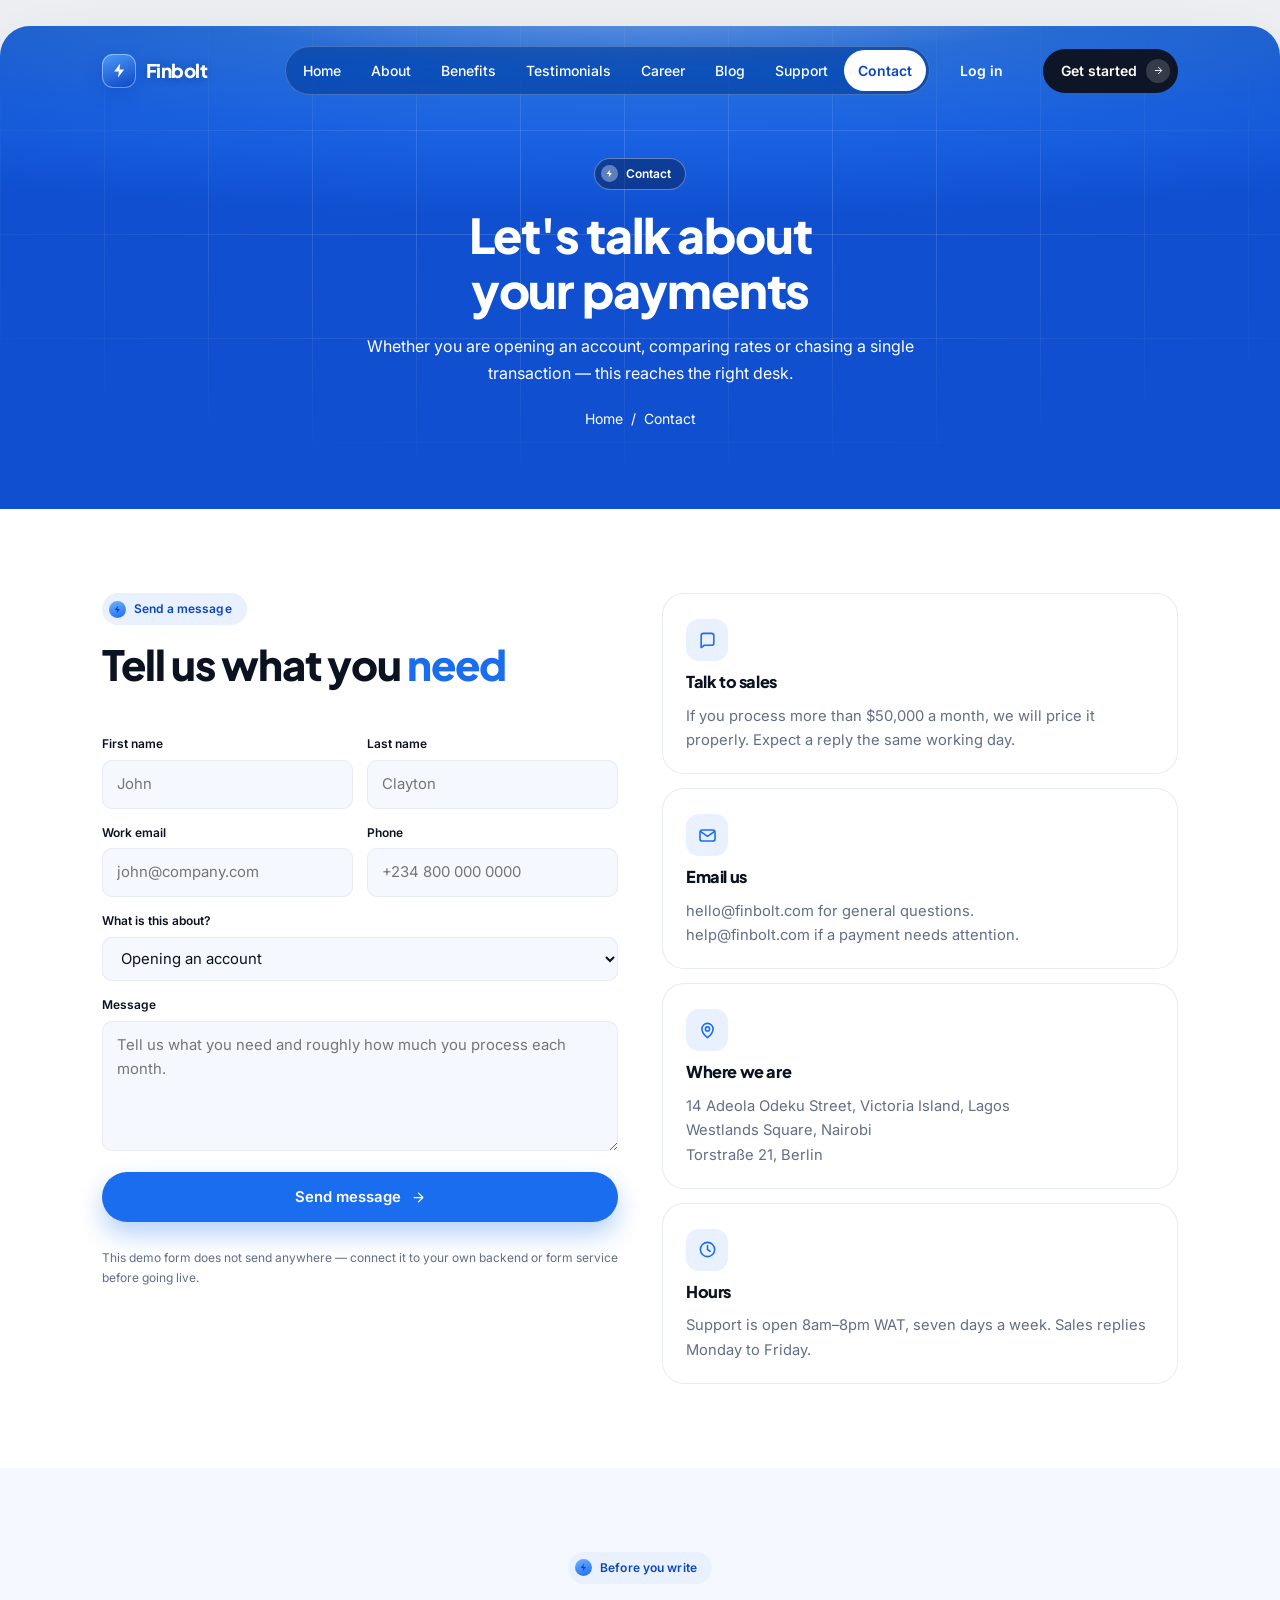
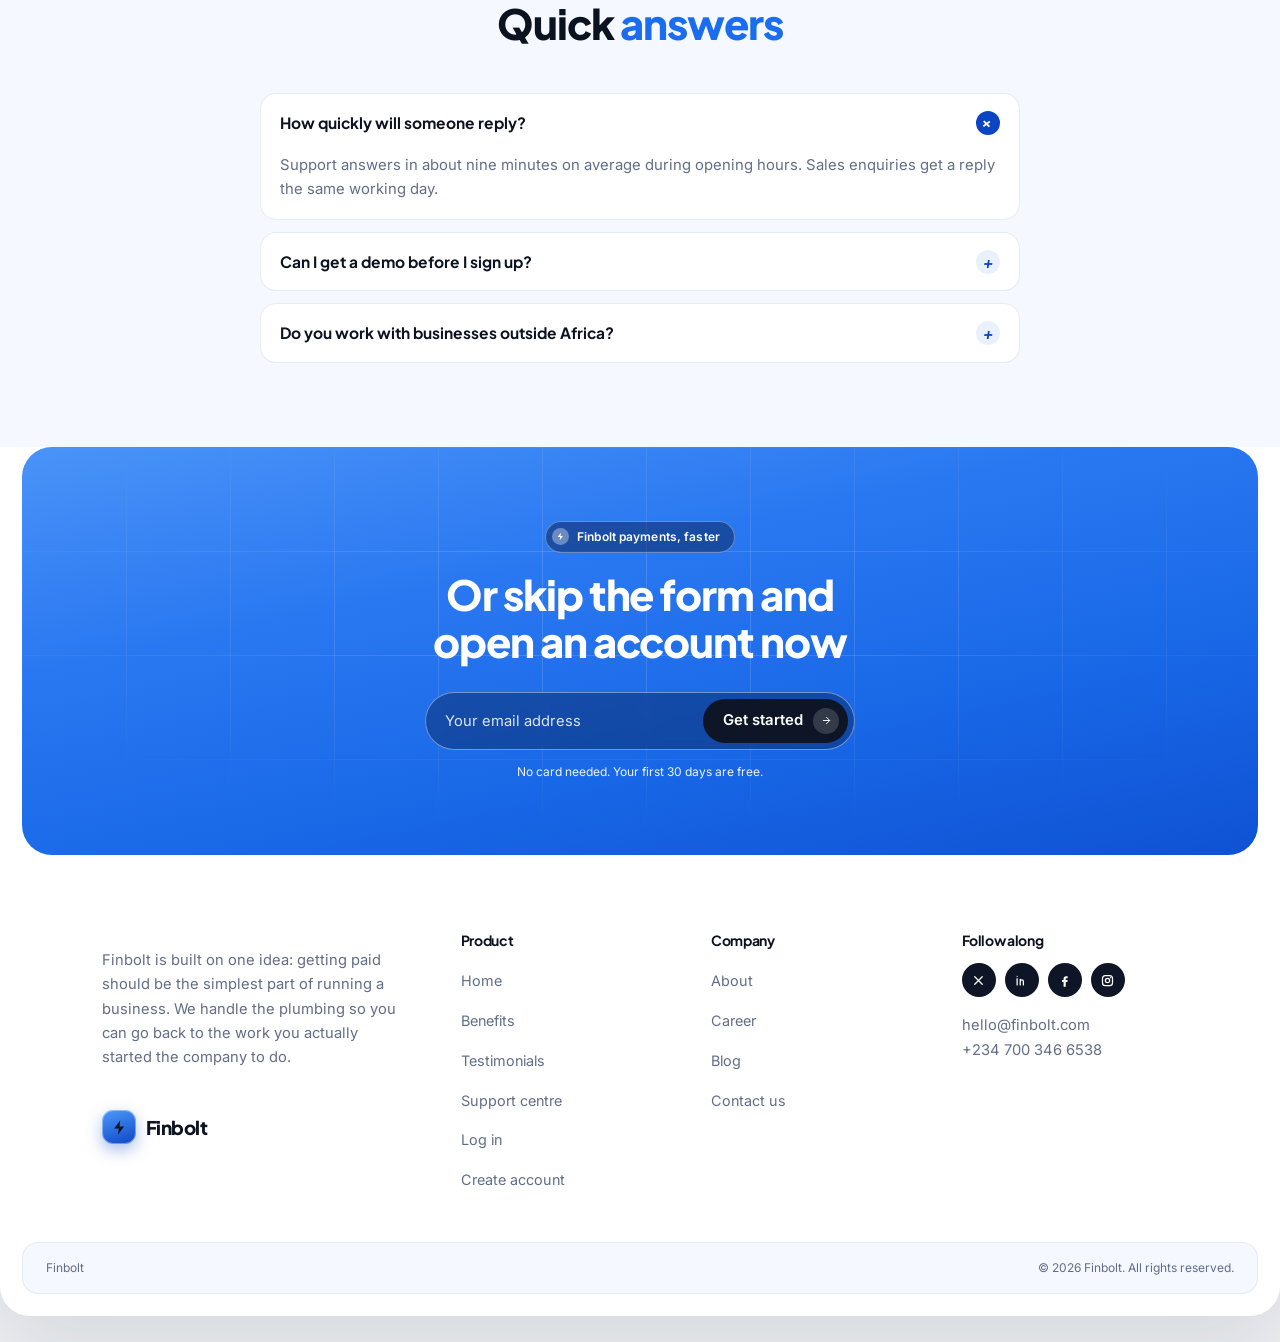
<file: contact.html>
<!doctype html>
<html lang="en">
<head>
<meta charset="utf-8">
<meta name="viewport" content="width=device-width, initial-scale=1">
<title>Contact Finbolt</title>
<meta name="description" content="Talk to sales or support about opening an account, pricing or a payment.">
<link rel="icon" href="data:image/svg+xml,<svg xmlns='http://www.w3.org/2000/svg' viewBox='0 0 24 24'><text y='19' font-size='20'>&#9889;</text></svg>">
<link rel="preconnect" href="https://fonts.googleapis.com">
<link rel="preconnect" href="https://fonts.gstatic.com" crossorigin>
<link href="https://fonts.googleapis.com/css2?family=Plus+Jakarta+Sans:wght@600;700;800&family=Inter:wght@400;500;600;700&display=swap" rel="stylesheet">
<link rel="stylesheet" href="assets/css/style.css">
</head>
<body>
<div class="frame">
  <header class="header">
    <div class="wrap header__inner">
      <a class="brand" href="index.html"><span class="brand__mark"><svg xmlns="http://www.w3.org/2000/svg" viewBox="0 0 24 24" fill="currentColor" aria-hidden="true"><path d="M13 2 4.5 13.5H11l-1 8.5 8.5-11.5H12l1-8.5Z"/></svg></span>Finbolt</a>
      <nav class="nav" aria-label="Primary">
        <a href="index.html">Home</a>
        <a href="about.html">About</a>
        <a href="benefits.html">Benefits</a>
        <a href="testimonials.html">Testimonials</a>
        <a href="career.html">Career</a>
        <a href="blog.html">Blog</a>
        <a href="support.html">Support</a>
        <a href="contact.html" aria-current="page">Contact</a>
      </nav>
      <a class="header__login" href="login.html">Log in</a>
      <a class="header__cta" href="register.html">Get started<span class="dot"><svg xmlns="http://www.w3.org/2000/svg" viewBox="0 0 24 24" fill="none" stroke="currentColor" stroke-width="2" stroke-linecap="round" stroke-linejoin="round" aria-hidden="true"><path d="M5 12h13"/><path d="m12 5 7 7-7 7"/></svg></span></a>
      <button class="burger" data-drawer-open aria-label="Open menu">
        <span class="burger__bars"><i></i><i></i><i></i></span>Menu
      </button>
    </div>
  </header>

  <div class="drawer" data-drawer data-open="false" role="dialog" aria-modal="true" aria-label="Menu">
    <div class="drawer__panel">
      <div class="drawer__head">
        <a class="brand" href="index.html"><span class="brand__mark"><svg xmlns="http://www.w3.org/2000/svg" viewBox="0 0 24 24" fill="currentColor" aria-hidden="true"><path d="M13 2 4.5 13.5H11l-1 8.5 8.5-11.5H12l1-8.5Z"/></svg></span>Finbolt</a>
        <button class="drawer__close" data-drawer-close aria-label="Close menu">&times;</button>
      </div>
      <nav aria-label="Mobile">
        <a href="index.html">Home</a>
        <a href="about.html">About</a>
        <a href="benefits.html">Benefits</a>
        <a href="testimonials.html">Testimonials</a>
        <a href="career.html">Career</a>
        <a href="blog.html">Blog</a>
        <a href="support.html">Support</a>
        <a href="contact.html" aria-current="page">Contact</a>
      </nav>
      <a class="btn btn--primary" href="register.html">Get started<svg xmlns="http://www.w3.org/2000/svg" viewBox="0 0 24 24" fill="none" stroke="currentColor" stroke-width="2" stroke-linecap="round" stroke-linejoin="round" aria-hidden="true"><path d="M5 12h13"/><path d="m12 5 7 7-7 7"/></svg></a>
      <a class="btn btn--ghost" href="login.html" style="width:100%;justify-content:center;margin-top:10px">Log in</a>
    </div>
  </div>

  <section class="band pagehead">
    <div class="wrap">
      <span class="eyebrow eyebrow--onblue"><i><svg xmlns="http://www.w3.org/2000/svg" viewBox="0 0 24 24" fill="currentColor" aria-hidden="true"><path d="M13 2 4.5 13.5H11l-1 8.5 8.5-11.5H12l1-8.5Z"/></svg></i>Contact</span>
      <h1 style="margin-top:18px">Let's talk about your payments</h1>
      <p>Whether you are opening an account, comparing rates or chasing a single transaction — this reaches the right desk.</p>
      <p class="crumbs"><a href="index.html">Home</a> <span>/</span> <span>Contact</span></p>
    </div>
  </section>

  <section class="section">
    <div class="wrap split" style="gap:44px;align-items:start">
      <div>
    <div class="sechead sechead--left reveal">
      <span class="eyebrow"><i><svg xmlns="http://www.w3.org/2000/svg" viewBox="0 0 24 24" fill="currentColor" aria-hidden="true"><path d="M13 2 4.5 13.5H11l-1 8.5 8.5-11.5H12l1-8.5Z"/></svg></i>Send a message</span>
      <h2>Tell us what you <em>need</em></h2>
      
    </div>

        <form class="form" data-demo-form novalidate>
          <div class="form__ok"><svg xmlns="http://www.w3.org/2000/svg" viewBox="0 0 24 24" fill="none" stroke="currentColor" stroke-width="2" stroke-linecap="round" stroke-linejoin="round" aria-hidden="true"><path d="M20 6 9 17l-5-5"/></svg> Thanks — we've got your message and will reply within one working day.</div>
          <div class="form__row">
            <div><label for="c-first">First name</label><input id="c-first" type="text" placeholder="John" required></div>
            <div><label for="c-last">Last name</label><input id="c-last" type="text" placeholder="Clayton" required></div>
          </div>
          <div class="form__row">
            <div><label for="c-email">Work email</label><input id="c-email" type="email" placeholder="john@company.com" required></div>
            <div><label for="c-phone">Phone</label><input id="c-phone" type="tel" placeholder="+234 800 000 0000"></div>
          </div>
          <div>
            <label for="c-topic">What is this about?</label>
            <select id="c-topic">
              <option>Opening an account</option>
              <option>Pricing for my volume</option>
              <option>A problem with a payment</option>
              <option>Press or partnerships</option>
              <option>Something else</option>
            </select>
          </div>
          <div>
            <label for="c-msg">Message</label>
            <textarea id="c-msg" placeholder="Tell us what you need and roughly how much you process each month." required></textarea>
          </div>
          <button class="btn btn--primary" type="submit" style="justify-content:center">Send message<svg xmlns="http://www.w3.org/2000/svg" viewBox="0 0 24 24" fill="none" stroke="currentColor" stroke-width="2" stroke-linecap="round" stroke-linejoin="round" aria-hidden="true"><path d="M5 12h13"/><path d="m12 5 7 7-7 7"/></svg></button>
          <p class="form__note">This demo form does not send anywhere — connect it to your own
            backend or form service before going live.</p>
        </form>
      </div>

      <div class="reveal" style="display:grid;gap:14px">
        <article class="fcard">
          <span class="fcard__icon"><svg xmlns="http://www.w3.org/2000/svg" viewBox="0 0 24 24" fill="none" stroke="currentColor" stroke-width="2" stroke-linecap="round" stroke-linejoin="round" aria-hidden="true"><path d="M20 15a3 3 0 0 1-3 3H8l-4 3V6a3 3 0 0 1 3-3h10a3 3 0 0 1 3 3v9Z"/></svg></span>
          <h3 style="font-size:1.02rem">Talk to sales</h3>
          <p>If you process more than $50,000 a month, we will price it properly. Expect
            a reply the same working day.</p>
        </article>
        <article class="fcard">
          <span class="fcard__icon"><svg xmlns="http://www.w3.org/2000/svg" viewBox="0 0 24 24" fill="none" stroke="currentColor" stroke-width="2" stroke-linecap="round" stroke-linejoin="round" aria-hidden="true"><rect x="2.5" y="5" width="19" height="14" rx="3"/><path d="m3.5 7 8.5 6 8.5-6"/></svg></span>
          <h3 style="font-size:1.02rem">Email us</h3>
          <p>hello@finbolt.com for general questions.<br>help@finbolt.com if a payment
            needs attention.</p>
        </article>
        <article class="fcard">
          <span class="fcard__icon"><svg xmlns="http://www.w3.org/2000/svg" viewBox="0 0 24 24" fill="none" stroke="currentColor" stroke-width="2" stroke-linecap="round" stroke-linejoin="round" aria-hidden="true"><path d="M12 21s7-5.6 7-11a7 7 0 1 0-14 0c0 5.4 7 11 7 11Z"/><circle cx="12" cy="10" r="2.6"/></svg></span>
          <h3 style="font-size:1.02rem">Where we are</h3>
          <p>14 Adeola Odeku Street, Victoria Island, Lagos<br>
            Westlands Square, Nairobi<br>
            Torstra&szlig;e 21, Berlin</p>
        </article>
        <article class="fcard">
          <span class="fcard__icon"><svg xmlns="http://www.w3.org/2000/svg" viewBox="0 0 24 24" fill="none" stroke="currentColor" stroke-width="2" stroke-linecap="round" stroke-linejoin="round" aria-hidden="true"><circle cx="12" cy="12" r="9"/><path d="M12 7v5.2l3.3 2"/></svg></span>
          <h3 style="font-size:1.02rem">Hours</h3>
          <p>Support is open 8am&ndash;8pm WAT, seven days a week. Sales replies Monday
            to Friday.</p>
        </article>
      </div>
    </div>
  </section>

  <section class="section section--wash">
    <div class="wrap">
    <div class="sechead reveal">
      <span class="eyebrow"><i><svg xmlns="http://www.w3.org/2000/svg" viewBox="0 0 24 24" fill="currentColor" aria-hidden="true"><path d="M13 2 4.5 13.5H11l-1 8.5 8.5-11.5H12l1-8.5Z"/></svg></i>Before you write</span>
      <h2>Quick <em>answers</em></h2>
      
    </div>

      <div class="acc reveal">
        <div class="acc__item" data-open="true">
          <button class="acc__q" aria-expanded="true"><span>How quickly will someone reply?</span><i>+</i></button>
          <div class="acc__a">Support answers in about nine minutes on average during opening
            hours. Sales enquiries get a reply the same working day.</div>
        </div>
        <div class="acc__item" data-open="false">
          <button class="acc__q" aria-expanded="false"><span>Can I get a demo before I sign up?</span><i>+</i></button>
          <div class="acc__a">Yes — pick &ldquo;Opening an account&rdquo; above and mention a demo.
            It runs about 30 minutes on your own use case, not a slide deck.</div>
        </div>
        <div class="acc__item" data-open="false">
          <button class="acc__q" aria-expanded="false"><span>Do you work with businesses outside Africa?</span><i>+</i></button>
          <div class="acc__a">We settle in eleven currencies and support businesses registered
            in 34 countries. Tell us where you are incorporated and we will confirm.</div>
        </div>
      </div>
    </div>
  </section>

  <section class="band cta">
    <div class="wrap cta__inner">
      <span class="eyebrow eyebrow--onblue"><i><svg xmlns="http://www.w3.org/2000/svg" viewBox="0 0 24 24" fill="currentColor" aria-hidden="true"><path d="M13 2 4.5 13.5H11l-1 8.5 8.5-11.5H12l1-8.5Z"/></svg></i>Finbolt payments, faster</span>
      <h2 style="margin-top:18px">Or skip the form and open an account now</h2>
      
      <form class="capture" data-capture>
        <label class="sr-only" for="cta-email">Email address</label>
        <input id="cta-email" type="email" placeholder="Your email address" required>
        <button class="btn btn--dark" type="submit">Get started<span class="dot"><svg xmlns="http://www.w3.org/2000/svg" viewBox="0 0 24 24" fill="none" stroke="currentColor" stroke-width="2" stroke-linecap="round" stroke-linejoin="round" aria-hidden="true"><path d="M5 12h13"/><path d="m12 5 7 7-7 7"/></svg></span></button>
      </form>
      <p class="capture__note">No card needed. Your first 30 days are free.</p>
    </div>
  </section>


  <footer class="footer">
    <div class="wrap footer__grid">
      <div>
        <p class="footer__blurb">Finbolt is built on one idea: getting paid should be the
          simplest part of running a business. We handle the plumbing so you can go
          back to the work you actually started the company to do.</p>
        <a class="brand" href="index.html"><span class="brand__mark"><svg xmlns="http://www.w3.org/2000/svg" viewBox="0 0 24 24" fill="currentColor" aria-hidden="true"><path d="M13 2 4.5 13.5H11l-1 8.5 8.5-11.5H12l1-8.5Z"/></svg></span>Finbolt</a>
      </div>
      <div>
        <h4>Product</h4>
        <div class="footer__links">
          <a href="index.html">Home</a>
          <a href="benefits.html">Benefits</a>
          <a href="testimonials.html">Testimonials</a>
          <a href="support.html">Support centre</a>
          <a href="login.html">Log in</a>
          <a href="register.html">Create account</a>
        </div>
      </div>
      <div>
        <h4>Company</h4>
        <div class="footer__links">
          <a href="about.html">About</a>
          <a href="career.html">Career</a>
          <a href="blog.html">Blog</a>
          <a href="contact.html">Contact us</a>
        </div>
      </div>
      <div>
        <h4>Follow along</h4>
        <div class="social">
          <a href="#" aria-label="Finbolt on X"><svg xmlns="http://www.w3.org/2000/svg" viewBox="0 0 24 24" fill="none" stroke="currentColor" stroke-width="2" stroke-linecap="round" stroke-linejoin="round" aria-hidden="true"><path d="M6 6l12 12M18 6 6 18"/></svg></a>
          <a href="#" aria-label="Finbolt on LinkedIn"><svg xmlns="http://www.w3.org/2000/svg" viewBox="0 0 24 24" fill="none" stroke="currentColor" stroke-width="2" stroke-linecap="round" stroke-linejoin="round" aria-hidden="true"><path d="M5 9v10M5 5.2v.1M10 19v-5.5a2.5 2.5 0 0 1 5 0V19M10 19v-9"/></svg></a>
          <a href="#" aria-label="Finbolt on Facebook"><svg xmlns="http://www.w3.org/2000/svg" viewBox="0 0 24 24" fill="currentColor" aria-hidden="true"><path d="M14.5 8.5H17V5h-2.5A4 4 0 0 0 10.5 9v2H8v3.5h2.5V22H14v-7.5h2.6l.4-3.5H14V9.5a1 1 0 0 1 .5-1Z"/></svg></a>
          <a href="#" aria-label="Finbolt on Instagram"><svg xmlns="http://www.w3.org/2000/svg" viewBox="0 0 24 24" fill="none" stroke="currentColor" stroke-width="2" stroke-linecap="round" stroke-linejoin="round" aria-hidden="true"><rect x="4" y="4" width="16" height="16" rx="4.6"/><circle cx="12" cy="12" r="3.4"/><path d="M16.8 7.3v.1"/></svg></a>
        </div>
        <p class="footer__blurb" style="margin-top:16px">hello@finbolt.com<br>+234 700 346 6538</p>
      </div>
    </div>
    <div class="footer__bar">
      <span>Finbolt</span>
      <span>&copy; <span data-year>2026</span> Finbolt. All rights reserved.</span>
    </div>
  </footer>

</div>
<script src="assets/js/main.js"></script>
</body>
</html>
</file>
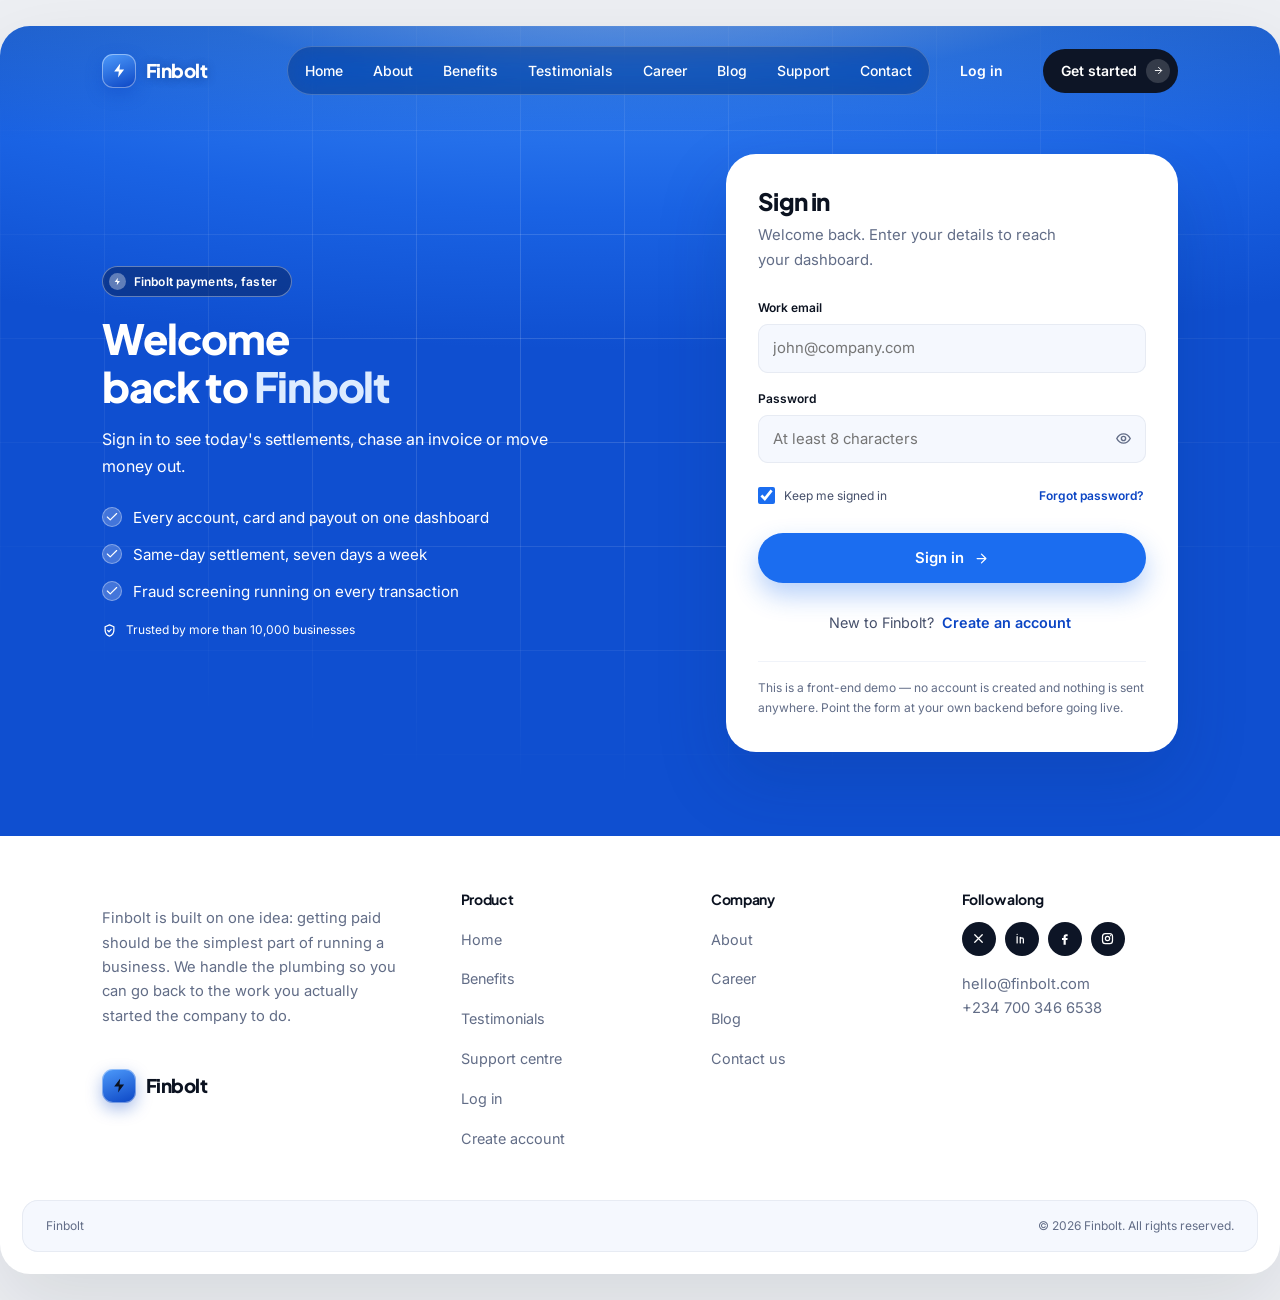
<file: login.html>
<!doctype html>
<html lang="en">
<head>
<meta charset="utf-8">
<meta name="viewport" content="width=device-width, initial-scale=1">
<title>Log in to Finbolt</title>
<meta name="description" content="Sign in to your Finbolt account to see settlements, invoices and payouts.">
<link rel="icon" href="data:image/svg+xml,<svg xmlns='http://www.w3.org/2000/svg' viewBox='0 0 24 24'><text y='19' font-size='20'>&#9889;</text></svg>">
<link rel="preconnect" href="https://fonts.googleapis.com">
<link rel="preconnect" href="https://fonts.gstatic.com" crossorigin>
<link href="https://fonts.googleapis.com/css2?family=Plus+Jakarta+Sans:wght@600;700;800&family=Inter:wght@400;500;600;700&display=swap" rel="stylesheet">
<link rel="stylesheet" href="assets/css/style.css">
</head>
<body>
<div class="frame">
  <header class="header">
    <div class="wrap header__inner">
      <a class="brand" href="index.html"><span class="brand__mark"><svg xmlns="http://www.w3.org/2000/svg" viewBox="0 0 24 24" fill="currentColor" aria-hidden="true"><path d="M13 2 4.5 13.5H11l-1 8.5 8.5-11.5H12l1-8.5Z"/></svg></span>Finbolt</a>
      <nav class="nav" aria-label="Primary">
        <a href="index.html">Home</a>
        <a href="about.html">About</a>
        <a href="benefits.html">Benefits</a>
        <a href="testimonials.html">Testimonials</a>
        <a href="career.html">Career</a>
        <a href="blog.html">Blog</a>
        <a href="support.html">Support</a>
        <a href="contact.html">Contact</a>
      </nav>
      <a class="header__login" href="login.html">Log in</a>
      <a class="header__cta" href="register.html">Get started<span class="dot"><svg xmlns="http://www.w3.org/2000/svg" viewBox="0 0 24 24" fill="none" stroke="currentColor" stroke-width="2" stroke-linecap="round" stroke-linejoin="round" aria-hidden="true"><path d="M5 12h13"/><path d="m12 5 7 7-7 7"/></svg></span></a>
      <button class="burger" data-drawer-open aria-label="Open menu">
        <span class="burger__bars"><i></i><i></i><i></i></span>Menu
      </button>
    </div>
  </header>

  <div class="drawer" data-drawer data-open="false" role="dialog" aria-modal="true" aria-label="Menu">
    <div class="drawer__panel">
      <div class="drawer__head">
        <a class="brand" href="index.html"><span class="brand__mark"><svg xmlns="http://www.w3.org/2000/svg" viewBox="0 0 24 24" fill="currentColor" aria-hidden="true"><path d="M13 2 4.5 13.5H11l-1 8.5 8.5-11.5H12l1-8.5Z"/></svg></span>Finbolt</a>
        <button class="drawer__close" data-drawer-close aria-label="Close menu">&times;</button>
      </div>
      <nav aria-label="Mobile">
        <a href="index.html">Home</a>
        <a href="about.html">About</a>
        <a href="benefits.html">Benefits</a>
        <a href="testimonials.html">Testimonials</a>
        <a href="career.html">Career</a>
        <a href="blog.html">Blog</a>
        <a href="support.html">Support</a>
        <a href="contact.html">Contact</a>
      </nav>
      <a class="btn btn--primary" href="register.html">Get started<svg xmlns="http://www.w3.org/2000/svg" viewBox="0 0 24 24" fill="none" stroke="currentColor" stroke-width="2" stroke-linecap="round" stroke-linejoin="round" aria-hidden="true"><path d="M5 12h13"/><path d="m12 5 7 7-7 7"/></svg></a>
      <a class="btn btn--ghost" href="login.html" style="width:100%;justify-content:center;margin-top:10px">Log in</a>
    </div>
  </div>

  <section class="band auth">
    <div class="wrap auth__grid">
      <div class="auth__pitch">
        <span class="eyebrow eyebrow--onblue"><i><svg xmlns="http://www.w3.org/2000/svg" viewBox="0 0 24 24" fill="currentColor" aria-hidden="true"><path d="M13 2 4.5 13.5H11l-1 8.5 8.5-11.5H12l1-8.5Z"/></svg></i>Finbolt payments, faster</span>
        <h1>Welcome back to <em>Finbolt</em></h1>
        <p>Sign in to see today's settlements, chase an invoice or move money out.</p>
        <ul class="auth__points">
        <li><svg xmlns="http://www.w3.org/2000/svg" viewBox="0 0 24 24" fill="none" stroke="currentColor" stroke-width="2" stroke-linecap="round" stroke-linejoin="round" aria-hidden="true"><path d="M20 6 9 17l-5-5"/></svg>Every account, card and payout on one dashboard</li>
        <li><svg xmlns="http://www.w3.org/2000/svg" viewBox="0 0 24 24" fill="none" stroke="currentColor" stroke-width="2" stroke-linecap="round" stroke-linejoin="round" aria-hidden="true"><path d="M20 6 9 17l-5-5"/></svg>Same-day settlement, seven days a week</li>
        <li><svg xmlns="http://www.w3.org/2000/svg" viewBox="0 0 24 24" fill="none" stroke="currentColor" stroke-width="2" stroke-linecap="round" stroke-linejoin="round" aria-hidden="true"><path d="M20 6 9 17l-5-5"/></svg>Fraud screening running on every transaction</li>
        </ul>
        <p class="auth__trust"><svg xmlns="http://www.w3.org/2000/svg" viewBox="0 0 24 24" fill="none" stroke="currentColor" stroke-width="2" stroke-linecap="round" stroke-linejoin="round" aria-hidden="true"><path d="M12 3 5 6v5.5c0 4.5 3 8 7 9.5 4-1.5 7-5 7-9.5V6l-7-3Z"/><path d="m9.2 12 2 2 3.6-3.8"/></svg> Trusted by more than 10,000 businesses</p>
      </div>

      <div class="auth__card">
        <h2 class="auth__title">Sign in</h2>
        <p class="auth__sub">Welcome back. Enter your details to reach your dashboard.</p>

        <div class="auth__done" data-auth-done hidden>
          <span class="auth__done-mark"><svg xmlns="http://www.w3.org/2000/svg" viewBox="0 0 24 24" fill="none" stroke="currentColor" stroke-width="2" stroke-linecap="round" stroke-linejoin="round" aria-hidden="true"><path d="M20 6 9 17l-5-5"/></svg></span>
          <h3>Signed in</h3>
          <p>In the real product this is where your dashboard would load.</p>
          <a class="btn btn--ghost" href="index.html">Back to the site<svg xmlns="http://www.w3.org/2000/svg" viewBox="0 0 24 24" fill="none" stroke="currentColor" stroke-width="2" stroke-linecap="round" stroke-linejoin="round" aria-hidden="true"><path d="M5 12h13"/><path d="m12 5 7 7-7 7"/></svg></a>
        </div>

        <form class="authform" data-auth="login" novalidate>
          <div class="field-row">
            <label for="l-email">Work email</label>
            <input id="l-email" name="l-email" type="email" autocomplete="email"
              placeholder="john@company.com" required>
            <p class="field-err" id="l-email-err" role="alert"></p>
          </div>
          <div class="field-row">
            <label for="l-password">Password</label>
            <div class="field-pw">
              <input id="l-password" name="l-password" type="password" autocomplete="current-password"
                placeholder="At least 8 characters" required>
              <button class="field-pw__toggle" type="button" data-pw-toggle
                aria-label="Show password" aria-pressed="false"><svg xmlns="http://www.w3.org/2000/svg" viewBox="0 0 24 24" fill="none" stroke="currentColor" stroke-width="2" stroke-linecap="round" stroke-linejoin="round" aria-hidden="true"><path d="M2.5 12S6 5.5 12 5.5 21.5 12 21.5 12 18 18.5 12 18.5 2.5 12 2.5 12Z"/><circle cx="12" cy="12" r="3"/></svg><svg xmlns="http://www.w3.org/2000/svg" viewBox="0 0 24 24" fill="none" stroke="currentColor" stroke-width="2" stroke-linecap="round" stroke-linejoin="round" aria-hidden="true"><path d="M4 4l16 16"/><path d="M9.9 5.9A9.7 9.7 0 0 1 12 5.5c6 0 9.5 6.5 9.5 6.5a17 17 0 0 1-3.3 4"/><path d="M6.4 7.9A17 17 0 0 0 2.5 12S6 18.5 12 18.5a9.6 9.6 0 0 0 3.6-.7"/><path d="M9.9 10.2a3 3 0 0 0 4 4.2"/></svg></button>
            </div>
            
            <p class="field-err" id="l-password-err" role="alert"></p>
          </div>

          <div class="authform__aside">
            <label class="checkline"><input type="checkbox" name="remember" checked>
              <span>Keep me signed in</span></label>
            <a class="authform__link" href="contact.html">Forgot password?</a>
          </div>
          <button class="btn btn--primary authform__submit" type="submit">Sign in<svg xmlns="http://www.w3.org/2000/svg" viewBox="0 0 24 24" fill="none" stroke="currentColor" stroke-width="2" stroke-linecap="round" stroke-linejoin="round" aria-hidden="true"><path d="M5 12h13"/><path d="m12 5 7 7-7 7"/></svg></button>
        </form>

        <p class="auth__swap">New to Finbolt? <a href="register.html">Create an account</a></p>
        <p class="auth__note">This is a front-end demo &mdash; no account is created and
          nothing is sent anywhere. Point the form at your own backend before going live.</p>
      </div>
    </div>
  </section>

  <footer class="footer">
    <div class="wrap footer__grid">
      <div>
        <p class="footer__blurb">Finbolt is built on one idea: getting paid should be the
          simplest part of running a business. We handle the plumbing so you can go
          back to the work you actually started the company to do.</p>
        <a class="brand" href="index.html"><span class="brand__mark"><svg xmlns="http://www.w3.org/2000/svg" viewBox="0 0 24 24" fill="currentColor" aria-hidden="true"><path d="M13 2 4.5 13.5H11l-1 8.5 8.5-11.5H12l1-8.5Z"/></svg></span>Finbolt</a>
      </div>
      <div>
        <h4>Product</h4>
        <div class="footer__links">
          <a href="index.html">Home</a>
          <a href="benefits.html">Benefits</a>
          <a href="testimonials.html">Testimonials</a>
          <a href="support.html">Support centre</a>
          <a href="login.html">Log in</a>
          <a href="register.html">Create account</a>
        </div>
      </div>
      <div>
        <h4>Company</h4>
        <div class="footer__links">
          <a href="about.html">About</a>
          <a href="career.html">Career</a>
          <a href="blog.html">Blog</a>
          <a href="contact.html">Contact us</a>
        </div>
      </div>
      <div>
        <h4>Follow along</h4>
        <div class="social">
          <a href="#" aria-label="Finbolt on X"><svg xmlns="http://www.w3.org/2000/svg" viewBox="0 0 24 24" fill="none" stroke="currentColor" stroke-width="2" stroke-linecap="round" stroke-linejoin="round" aria-hidden="true"><path d="M6 6l12 12M18 6 6 18"/></svg></a>
          <a href="#" aria-label="Finbolt on LinkedIn"><svg xmlns="http://www.w3.org/2000/svg" viewBox="0 0 24 24" fill="none" stroke="currentColor" stroke-width="2" stroke-linecap="round" stroke-linejoin="round" aria-hidden="true"><path d="M5 9v10M5 5.2v.1M10 19v-5.5a2.5 2.5 0 0 1 5 0V19M10 19v-9"/></svg></a>
          <a href="#" aria-label="Finbolt on Facebook"><svg xmlns="http://www.w3.org/2000/svg" viewBox="0 0 24 24" fill="currentColor" aria-hidden="true"><path d="M14.5 8.5H17V5h-2.5A4 4 0 0 0 10.5 9v2H8v3.5h2.5V22H14v-7.5h2.6l.4-3.5H14V9.5a1 1 0 0 1 .5-1Z"/></svg></a>
          <a href="#" aria-label="Finbolt on Instagram"><svg xmlns="http://www.w3.org/2000/svg" viewBox="0 0 24 24" fill="none" stroke="currentColor" stroke-width="2" stroke-linecap="round" stroke-linejoin="round" aria-hidden="true"><rect x="4" y="4" width="16" height="16" rx="4.6"/><circle cx="12" cy="12" r="3.4"/><path d="M16.8 7.3v.1"/></svg></a>
        </div>
        <p class="footer__blurb" style="margin-top:16px">hello@finbolt.com<br>+234 700 346 6538</p>
      </div>
    </div>
    <div class="footer__bar">
      <span>Finbolt</span>
      <span>&copy; <span data-year>2026</span> Finbolt. All rights reserved.</span>
    </div>
  </footer>

</div>
<script src="assets/js/main.js"></script>
</body>
</html>
</file>
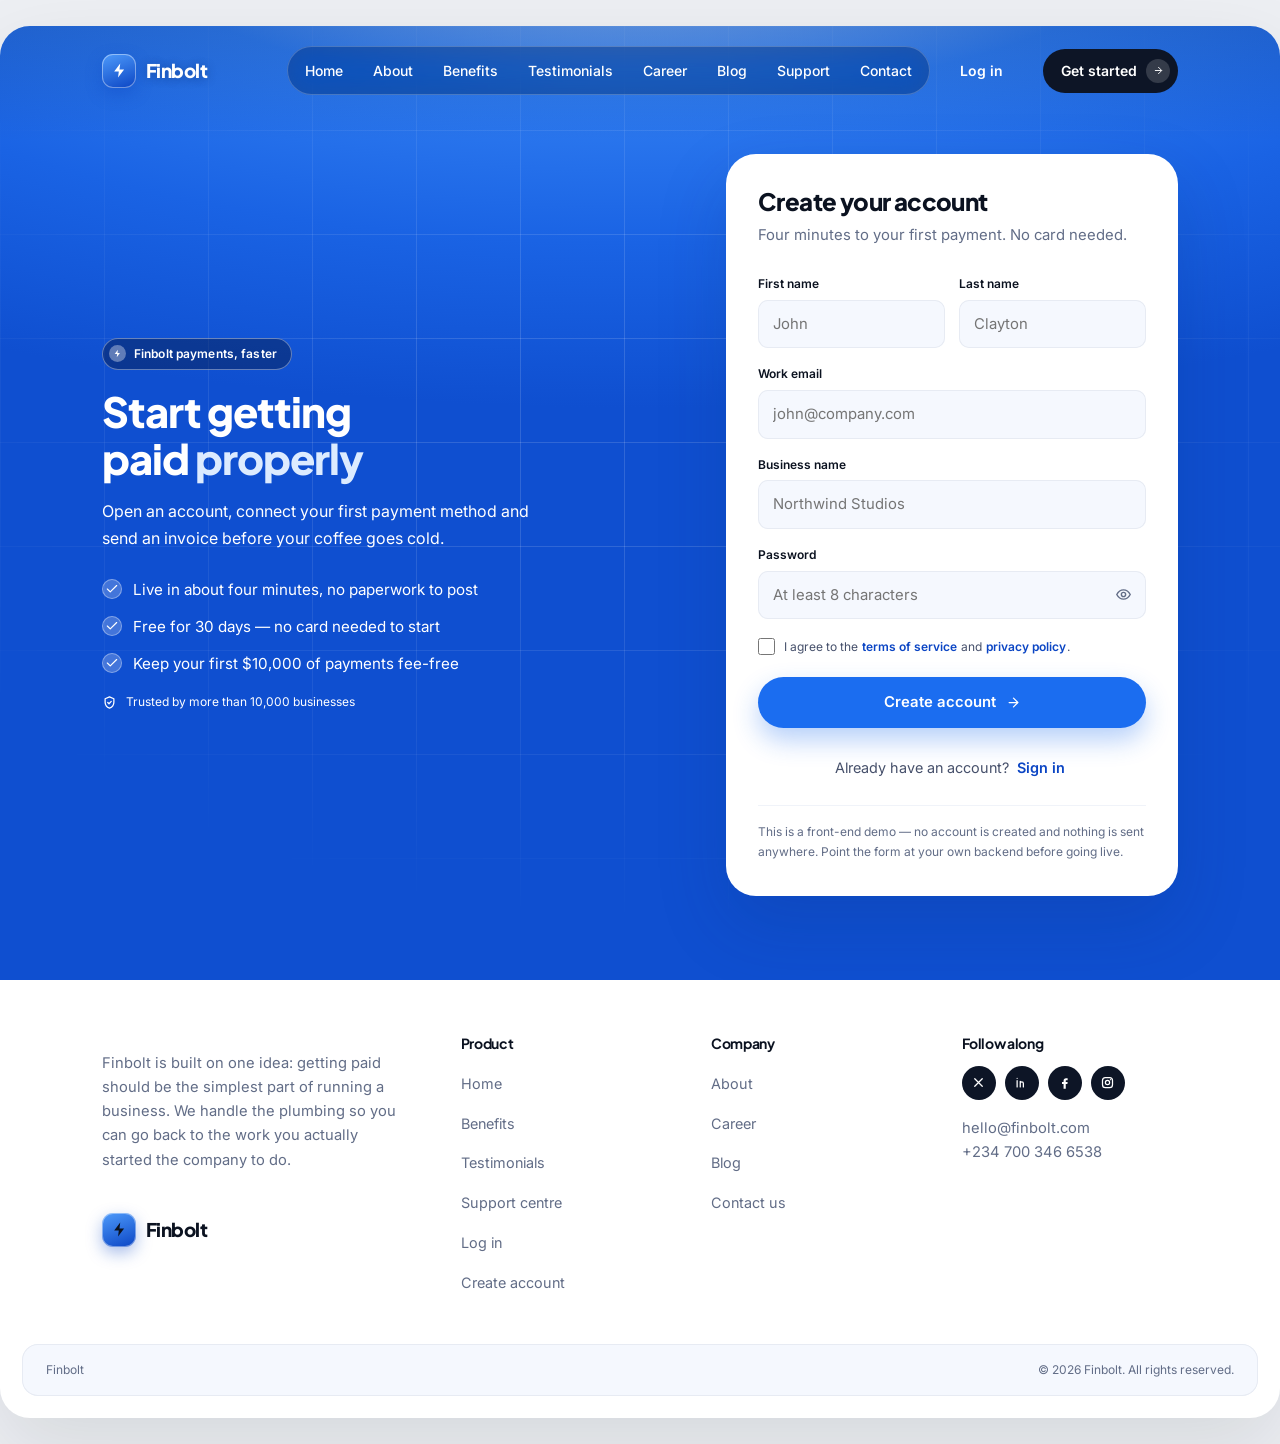
<file: register.html>
<!doctype html>
<html lang="en">
<head>
<meta charset="utf-8">
<meta name="viewport" content="width=device-width, initial-scale=1">
<title>Create your Finbolt account</title>
<meta name="description" content="Open a Finbolt account in about four minutes. Free for 30 days, no card needed.">
<link rel="icon" href="data:image/svg+xml,<svg xmlns='http://www.w3.org/2000/svg' viewBox='0 0 24 24'><text y='19' font-size='20'>&#9889;</text></svg>">
<link rel="preconnect" href="https://fonts.googleapis.com">
<link rel="preconnect" href="https://fonts.gstatic.com" crossorigin>
<link href="https://fonts.googleapis.com/css2?family=Plus+Jakarta+Sans:wght@600;700;800&family=Inter:wght@400;500;600;700&display=swap" rel="stylesheet">
<link rel="stylesheet" href="assets/css/style.css">
</head>
<body>
<div class="frame">
  <header class="header">
    <div class="wrap header__inner">
      <a class="brand" href="index.html"><span class="brand__mark"><svg xmlns="http://www.w3.org/2000/svg" viewBox="0 0 24 24" fill="currentColor" aria-hidden="true"><path d="M13 2 4.5 13.5H11l-1 8.5 8.5-11.5H12l1-8.5Z"/></svg></span>Finbolt</a>
      <nav class="nav" aria-label="Primary">
        <a href="index.html">Home</a>
        <a href="about.html">About</a>
        <a href="benefits.html">Benefits</a>
        <a href="testimonials.html">Testimonials</a>
        <a href="career.html">Career</a>
        <a href="blog.html">Blog</a>
        <a href="support.html">Support</a>
        <a href="contact.html">Contact</a>
      </nav>
      <a class="header__login" href="login.html">Log in</a>
      <a class="header__cta" href="register.html">Get started<span class="dot"><svg xmlns="http://www.w3.org/2000/svg" viewBox="0 0 24 24" fill="none" stroke="currentColor" stroke-width="2" stroke-linecap="round" stroke-linejoin="round" aria-hidden="true"><path d="M5 12h13"/><path d="m12 5 7 7-7 7"/></svg></span></a>
      <button class="burger" data-drawer-open aria-label="Open menu">
        <span class="burger__bars"><i></i><i></i><i></i></span>Menu
      </button>
    </div>
  </header>

  <div class="drawer" data-drawer data-open="false" role="dialog" aria-modal="true" aria-label="Menu">
    <div class="drawer__panel">
      <div class="drawer__head">
        <a class="brand" href="index.html"><span class="brand__mark"><svg xmlns="http://www.w3.org/2000/svg" viewBox="0 0 24 24" fill="currentColor" aria-hidden="true"><path d="M13 2 4.5 13.5H11l-1 8.5 8.5-11.5H12l1-8.5Z"/></svg></span>Finbolt</a>
        <button class="drawer__close" data-drawer-close aria-label="Close menu">&times;</button>
      </div>
      <nav aria-label="Mobile">
        <a href="index.html">Home</a>
        <a href="about.html">About</a>
        <a href="benefits.html">Benefits</a>
        <a href="testimonials.html">Testimonials</a>
        <a href="career.html">Career</a>
        <a href="blog.html">Blog</a>
        <a href="support.html">Support</a>
        <a href="contact.html">Contact</a>
      </nav>
      <a class="btn btn--primary" href="register.html">Get started<svg xmlns="http://www.w3.org/2000/svg" viewBox="0 0 24 24" fill="none" stroke="currentColor" stroke-width="2" stroke-linecap="round" stroke-linejoin="round" aria-hidden="true"><path d="M5 12h13"/><path d="m12 5 7 7-7 7"/></svg></a>
      <a class="btn btn--ghost" href="login.html" style="width:100%;justify-content:center;margin-top:10px">Log in</a>
    </div>
  </div>

  <section class="band auth">
    <div class="wrap auth__grid">
      <div class="auth__pitch">
        <span class="eyebrow eyebrow--onblue"><i><svg xmlns="http://www.w3.org/2000/svg" viewBox="0 0 24 24" fill="currentColor" aria-hidden="true"><path d="M13 2 4.5 13.5H11l-1 8.5 8.5-11.5H12l1-8.5Z"/></svg></i>Finbolt payments, faster</span>
        <h1>Start getting paid <em>properly</em></h1>
        <p>Open an account, connect your first payment method and send an invoice before your coffee goes cold.</p>
        <ul class="auth__points">
        <li><svg xmlns="http://www.w3.org/2000/svg" viewBox="0 0 24 24" fill="none" stroke="currentColor" stroke-width="2" stroke-linecap="round" stroke-linejoin="round" aria-hidden="true"><path d="M20 6 9 17l-5-5"/></svg>Live in about four minutes, no paperwork to post</li>
        <li><svg xmlns="http://www.w3.org/2000/svg" viewBox="0 0 24 24" fill="none" stroke="currentColor" stroke-width="2" stroke-linecap="round" stroke-linejoin="round" aria-hidden="true"><path d="M20 6 9 17l-5-5"/></svg>Free for 30 days &mdash; no card needed to start</li>
        <li><svg xmlns="http://www.w3.org/2000/svg" viewBox="0 0 24 24" fill="none" stroke="currentColor" stroke-width="2" stroke-linecap="round" stroke-linejoin="round" aria-hidden="true"><path d="M20 6 9 17l-5-5"/></svg>Keep your first $10,000 of payments fee-free</li>
        </ul>
        <p class="auth__trust"><svg xmlns="http://www.w3.org/2000/svg" viewBox="0 0 24 24" fill="none" stroke="currentColor" stroke-width="2" stroke-linecap="round" stroke-linejoin="round" aria-hidden="true"><path d="M12 3 5 6v5.5c0 4.5 3 8 7 9.5 4-1.5 7-5 7-9.5V6l-7-3Z"/><path d="m9.2 12 2 2 3.6-3.8"/></svg> Trusted by more than 10,000 businesses</p>
      </div>

      <div class="auth__card">
        <h2 class="auth__title">Create your account</h2>
        <p class="auth__sub">Four minutes to your first payment. No card needed.</p>

        <div class="auth__done" data-auth-done hidden>
          <span class="auth__done-mark"><svg xmlns="http://www.w3.org/2000/svg" viewBox="0 0 24 24" fill="none" stroke="currentColor" stroke-width="2" stroke-linecap="round" stroke-linejoin="round" aria-hidden="true"><path d="M20 6 9 17l-5-5"/></svg></span>
          <h3>Account created</h3>
          <p>In the real product we would email you a link to confirm this address and set your account live.</p>
          <a class="btn btn--ghost" href="index.html">Back to the site<svg xmlns="http://www.w3.org/2000/svg" viewBox="0 0 24 24" fill="none" stroke="currentColor" stroke-width="2" stroke-linecap="round" stroke-linejoin="round" aria-hidden="true"><path d="M5 12h13"/><path d="m12 5 7 7-7 7"/></svg></a>
        </div>

        <form class="authform" data-auth="register" novalidate>
          <div class="form__row">
            <div class="field-row">
              <label for="r-first">First name</label>
              <input id="r-first" name="r-first" type="text" autocomplete="given-name"
                placeholder="John" required>
              <p class="field-err" id="r-first-err" role="alert"></p>
            </div>
            <div class="field-row">
              <label for="r-last">Last name</label>
              <input id="r-last" name="r-last" type="text" autocomplete="family-name"
                placeholder="Clayton" required>
              <p class="field-err" id="r-last-err" role="alert"></p>
            </div>
          </div>
          <div class="field-row">
            <label for="r-email">Work email</label>
            <input id="r-email" name="r-email" type="email" autocomplete="email"
              placeholder="john@company.com" required>
            <p class="field-err" id="r-email-err" role="alert"></p>
          </div>
          <div class="field-row">
            <label for="r-company">Business name</label>
            <input id="r-company" name="r-company" type="text" autocomplete="organization"
              placeholder="Northwind Studios" required>
            <p class="field-err" id="r-company-err" role="alert"></p>
          </div>
          <div class="field-row">
            <label for="r-password">Password</label>
            <div class="field-pw">
              <input id="r-password" name="r-password" type="password" autocomplete="new-password"
                placeholder="At least 8 characters" required>
              <button class="field-pw__toggle" type="button" data-pw-toggle
                aria-label="Show password" aria-pressed="false"><svg xmlns="http://www.w3.org/2000/svg" viewBox="0 0 24 24" fill="none" stroke="currentColor" stroke-width="2" stroke-linecap="round" stroke-linejoin="round" aria-hidden="true"><path d="M2.5 12S6 5.5 12 5.5 21.5 12 21.5 12 18 18.5 12 18.5 2.5 12 2.5 12Z"/><circle cx="12" cy="12" r="3"/></svg><svg xmlns="http://www.w3.org/2000/svg" viewBox="0 0 24 24" fill="none" stroke="currentColor" stroke-width="2" stroke-linecap="round" stroke-linejoin="round" aria-hidden="true"><path d="M4 4l16 16"/><path d="M9.9 5.9A9.7 9.7 0 0 1 12 5.5c6 0 9.5 6.5 9.5 6.5a17 17 0 0 1-3.3 4"/><path d="M6.4 7.9A17 17 0 0 0 2.5 12S6 18.5 12 18.5a9.6 9.6 0 0 0 3.6-.7"/><path d="M9.9 10.2a3 3 0 0 0 4 4.2"/></svg></button>
            </div>
            <div class="strength" data-strength hidden><span class="strength__bars"><i></i><i></i><i></i></span><span class="strength__label"></span></div>
            <p class="field-err" id="r-password-err" role="alert"></p>
          </div>

          <label class="checkline checkline--terms">
            <input type="checkbox" name="terms" required>
            <span>I agree to the <a href="contact.html">terms of service</a> and
              <a href="contact.html">privacy policy</a>.</span>
          </label>
          <p class="field-err" id="r-terms-err" role="alert"></p>
          <button class="btn btn--primary authform__submit" type="submit">Create account<svg xmlns="http://www.w3.org/2000/svg" viewBox="0 0 24 24" fill="none" stroke="currentColor" stroke-width="2" stroke-linecap="round" stroke-linejoin="round" aria-hidden="true"><path d="M5 12h13"/><path d="m12 5 7 7-7 7"/></svg></button>
        </form>

        <p class="auth__swap">Already have an account? <a href="login.html">Sign in</a></p>
        <p class="auth__note">This is a front-end demo &mdash; no account is created and
          nothing is sent anywhere. Point the form at your own backend before going live.</p>
      </div>
    </div>
  </section>

  <footer class="footer">
    <div class="wrap footer__grid">
      <div>
        <p class="footer__blurb">Finbolt is built on one idea: getting paid should be the
          simplest part of running a business. We handle the plumbing so you can go
          back to the work you actually started the company to do.</p>
        <a class="brand" href="index.html"><span class="brand__mark"><svg xmlns="http://www.w3.org/2000/svg" viewBox="0 0 24 24" fill="currentColor" aria-hidden="true"><path d="M13 2 4.5 13.5H11l-1 8.5 8.5-11.5H12l1-8.5Z"/></svg></span>Finbolt</a>
      </div>
      <div>
        <h4>Product</h4>
        <div class="footer__links">
          <a href="index.html">Home</a>
          <a href="benefits.html">Benefits</a>
          <a href="testimonials.html">Testimonials</a>
          <a href="support.html">Support centre</a>
          <a href="login.html">Log in</a>
          <a href="register.html">Create account</a>
        </div>
      </div>
      <div>
        <h4>Company</h4>
        <div class="footer__links">
          <a href="about.html">About</a>
          <a href="career.html">Career</a>
          <a href="blog.html">Blog</a>
          <a href="contact.html">Contact us</a>
        </div>
      </div>
      <div>
        <h4>Follow along</h4>
        <div class="social">
          <a href="#" aria-label="Finbolt on X"><svg xmlns="http://www.w3.org/2000/svg" viewBox="0 0 24 24" fill="none" stroke="currentColor" stroke-width="2" stroke-linecap="round" stroke-linejoin="round" aria-hidden="true"><path d="M6 6l12 12M18 6 6 18"/></svg></a>
          <a href="#" aria-label="Finbolt on LinkedIn"><svg xmlns="http://www.w3.org/2000/svg" viewBox="0 0 24 24" fill="none" stroke="currentColor" stroke-width="2" stroke-linecap="round" stroke-linejoin="round" aria-hidden="true"><path d="M5 9v10M5 5.2v.1M10 19v-5.5a2.5 2.5 0 0 1 5 0V19M10 19v-9"/></svg></a>
          <a href="#" aria-label="Finbolt on Facebook"><svg xmlns="http://www.w3.org/2000/svg" viewBox="0 0 24 24" fill="currentColor" aria-hidden="true"><path d="M14.5 8.5H17V5h-2.5A4 4 0 0 0 10.5 9v2H8v3.5h2.5V22H14v-7.5h2.6l.4-3.5H14V9.5a1 1 0 0 1 .5-1Z"/></svg></a>
          <a href="#" aria-label="Finbolt on Instagram"><svg xmlns="http://www.w3.org/2000/svg" viewBox="0 0 24 24" fill="none" stroke="currentColor" stroke-width="2" stroke-linecap="round" stroke-linejoin="round" aria-hidden="true"><rect x="4" y="4" width="16" height="16" rx="4.6"/><circle cx="12" cy="12" r="3.4"/><path d="M16.8 7.3v.1"/></svg></a>
        </div>
        <p class="footer__blurb" style="margin-top:16px">hello@finbolt.com<br>+234 700 346 6538</p>
      </div>
    </div>
    <div class="footer__bar">
      <span>Finbolt</span>
      <span>&copy; <span data-year>2026</span> Finbolt. All rights reserved.</span>
    </div>
  </footer>

</div>
<script src="assets/js/main.js"></script>
</body>
</html>
</file>
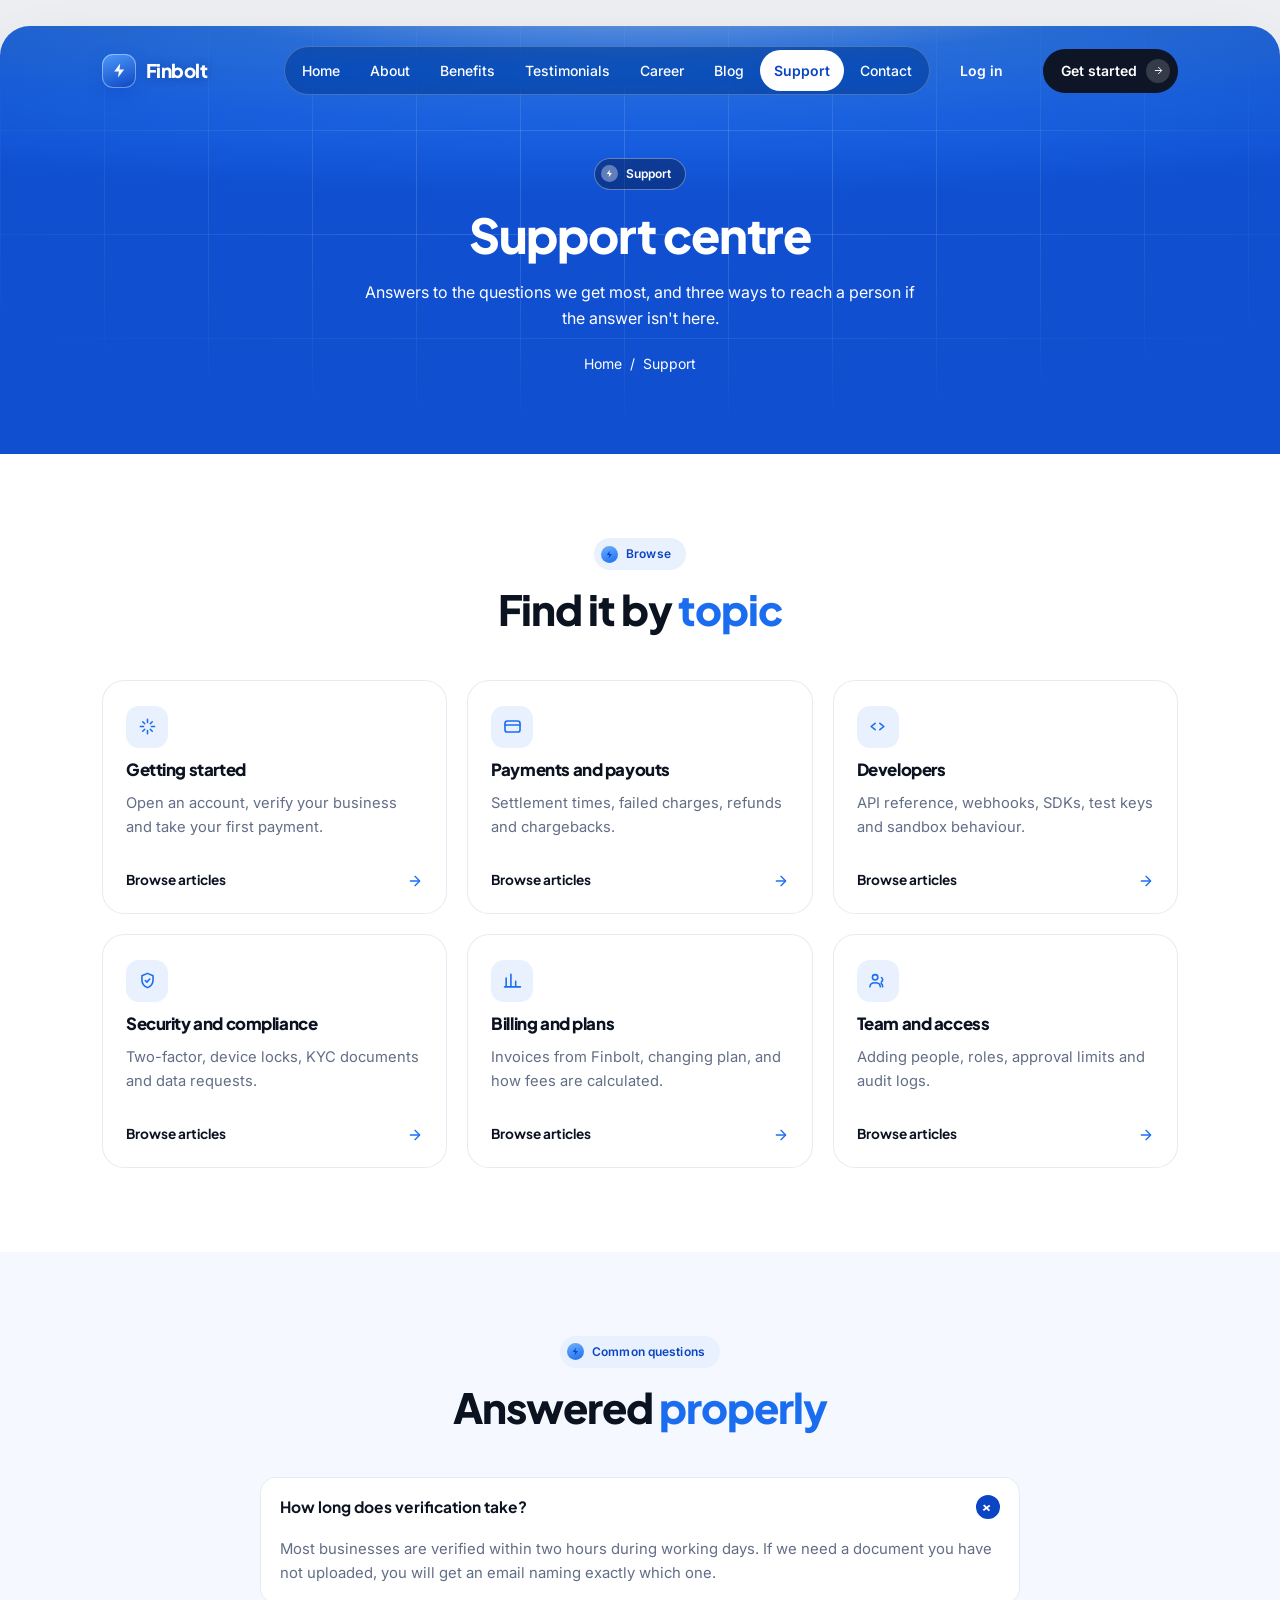
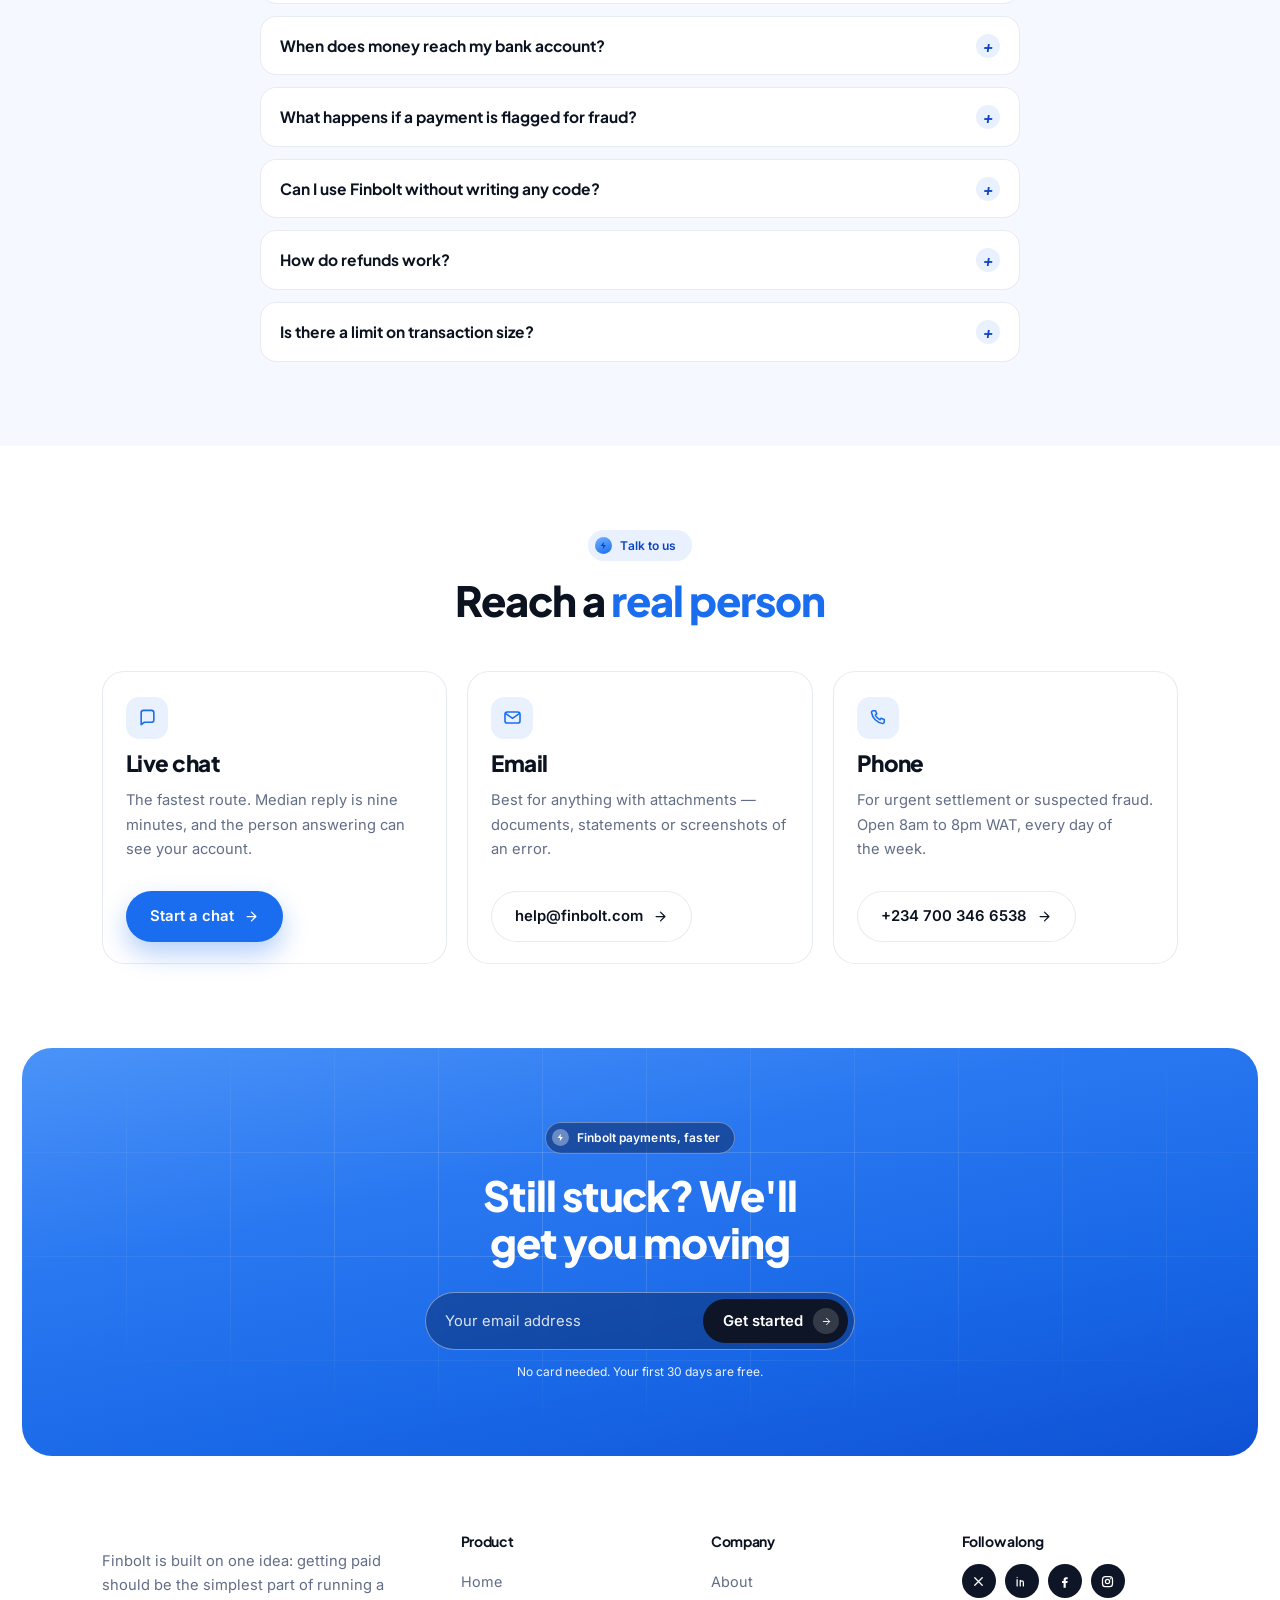
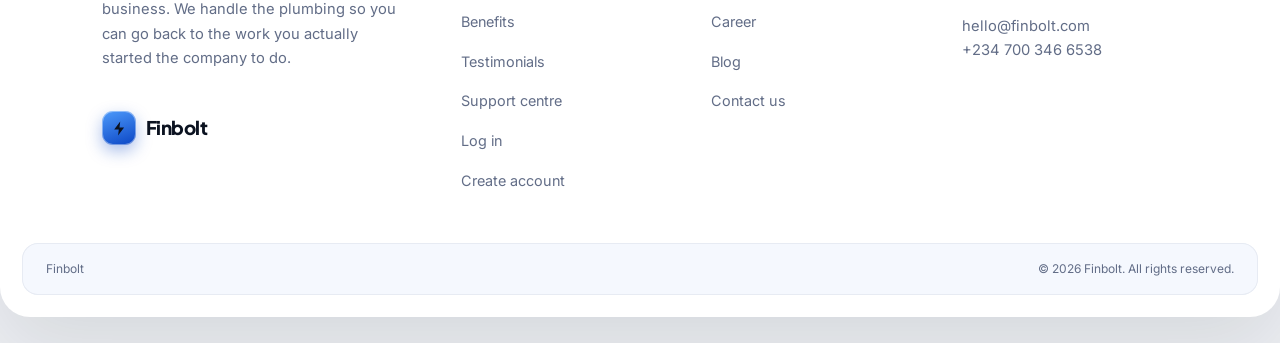
<file: support.html>
<!doctype html>
<html lang="en">
<head>
<meta charset="utf-8">
<meta name="viewport" content="width=device-width, initial-scale=1">
<title>Support centre — Finbolt</title>
<meta name="description" content="Answers to common questions, plus live chat, email and phone support.">
<link rel="icon" href="data:image/svg+xml,<svg xmlns='http://www.w3.org/2000/svg' viewBox='0 0 24 24'><text y='19' font-size='20'>&#9889;</text></svg>">
<link rel="preconnect" href="https://fonts.googleapis.com">
<link rel="preconnect" href="https://fonts.gstatic.com" crossorigin>
<link href="https://fonts.googleapis.com/css2?family=Plus+Jakarta+Sans:wght@600;700;800&family=Inter:wght@400;500;600;700&display=swap" rel="stylesheet">
<link rel="stylesheet" href="assets/css/style.css">
</head>
<body>
<div class="frame">
  <header class="header">
    <div class="wrap header__inner">
      <a class="brand" href="index.html"><span class="brand__mark"><svg xmlns="http://www.w3.org/2000/svg" viewBox="0 0 24 24" fill="currentColor" aria-hidden="true"><path d="M13 2 4.5 13.5H11l-1 8.5 8.5-11.5H12l1-8.5Z"/></svg></span>Finbolt</a>
      <nav class="nav" aria-label="Primary">
        <a href="index.html">Home</a>
        <a href="about.html">About</a>
        <a href="benefits.html">Benefits</a>
        <a href="testimonials.html">Testimonials</a>
        <a href="career.html">Career</a>
        <a href="blog.html">Blog</a>
        <a href="support.html" aria-current="page">Support</a>
        <a href="contact.html">Contact</a>
      </nav>
      <a class="header__login" href="login.html">Log in</a>
      <a class="header__cta" href="register.html">Get started<span class="dot"><svg xmlns="http://www.w3.org/2000/svg" viewBox="0 0 24 24" fill="none" stroke="currentColor" stroke-width="2" stroke-linecap="round" stroke-linejoin="round" aria-hidden="true"><path d="M5 12h13"/><path d="m12 5 7 7-7 7"/></svg></span></a>
      <button class="burger" data-drawer-open aria-label="Open menu">
        <span class="burger__bars"><i></i><i></i><i></i></span>Menu
      </button>
    </div>
  </header>

  <div class="drawer" data-drawer data-open="false" role="dialog" aria-modal="true" aria-label="Menu">
    <div class="drawer__panel">
      <div class="drawer__head">
        <a class="brand" href="index.html"><span class="brand__mark"><svg xmlns="http://www.w3.org/2000/svg" viewBox="0 0 24 24" fill="currentColor" aria-hidden="true"><path d="M13 2 4.5 13.5H11l-1 8.5 8.5-11.5H12l1-8.5Z"/></svg></span>Finbolt</a>
        <button class="drawer__close" data-drawer-close aria-label="Close menu">&times;</button>
      </div>
      <nav aria-label="Mobile">
        <a href="index.html">Home</a>
        <a href="about.html">About</a>
        <a href="benefits.html">Benefits</a>
        <a href="testimonials.html">Testimonials</a>
        <a href="career.html">Career</a>
        <a href="blog.html">Blog</a>
        <a href="support.html" aria-current="page">Support</a>
        <a href="contact.html">Contact</a>
      </nav>
      <a class="btn btn--primary" href="register.html">Get started<svg xmlns="http://www.w3.org/2000/svg" viewBox="0 0 24 24" fill="none" stroke="currentColor" stroke-width="2" stroke-linecap="round" stroke-linejoin="round" aria-hidden="true"><path d="M5 12h13"/><path d="m12 5 7 7-7 7"/></svg></a>
      <a class="btn btn--ghost" href="login.html" style="width:100%;justify-content:center;margin-top:10px">Log in</a>
    </div>
  </div>

  <section class="band pagehead">
    <div class="wrap">
      <span class="eyebrow eyebrow--onblue"><i><svg xmlns="http://www.w3.org/2000/svg" viewBox="0 0 24 24" fill="currentColor" aria-hidden="true"><path d="M13 2 4.5 13.5H11l-1 8.5 8.5-11.5H12l1-8.5Z"/></svg></i>Support</span>
      <h1 style="margin-top:18px">Support centre</h1>
      <p>Answers to the questions we get most, and three ways to reach a person if the answer isn't here.</p>
      <p class="crumbs"><a href="index.html">Home</a> <span>/</span> <span>Support</span></p>
    </div>
  </section>

  <section class="section">
    <div class="wrap">
    <div class="sechead reveal">
      <span class="eyebrow"><i><svg xmlns="http://www.w3.org/2000/svg" viewBox="0 0 24 24" fill="currentColor" aria-hidden="true"><path d="M13 2 4.5 13.5H11l-1 8.5 8.5-11.5H12l1-8.5Z"/></svg></i>Browse</span>
      <h2>Find it by <em>topic</em></h2>
      
    </div>

      <div class="grid grid--3">
      <article class="fcard reveal">
        <span class="fcard__icon"><svg xmlns="http://www.w3.org/2000/svg" viewBox="0 0 24 24" fill="none" stroke="currentColor" stroke-width="2" stroke-linecap="round" stroke-linejoin="round" aria-hidden="true"><path d="M12 3v4M12 17v4M3 12h4M17 12h4M6 6l2.5 2.5M15.5 15.5 18 18M18 6l-2.5 2.5M8.5 15.5 6 18"/></svg></span>
        <h3 style="font-size:1.05rem">Getting started</h3>
        <p>Open an account, verify your business and take your first payment.</p>
        <div class="fcard__foot"><span class="fcard__stat"><b>Browse articles</b></span>
          <span style="width:16px;color:var(--blue)"><svg xmlns="http://www.w3.org/2000/svg" viewBox="0 0 24 24" fill="none" stroke="currentColor" stroke-width="2" stroke-linecap="round" stroke-linejoin="round" aria-hidden="true"><path d="M5 12h13"/><path d="m12 5 7 7-7 7"/></svg></span></div>
      </article>
      <article class="fcard reveal">
        <span class="fcard__icon"><svg xmlns="http://www.w3.org/2000/svg" viewBox="0 0 24 24" fill="none" stroke="currentColor" stroke-width="2" stroke-linecap="round" stroke-linejoin="round" aria-hidden="true"><rect x="2.5" y="5" width="19" height="14" rx="3"/><path d="M2.5 10h19"/></svg></span>
        <h3 style="font-size:1.05rem">Payments and payouts</h3>
        <p>Settlement times, failed charges, refunds and chargebacks.</p>
        <div class="fcard__foot"><span class="fcard__stat"><b>Browse articles</b></span>
          <span style="width:16px;color:var(--blue)"><svg xmlns="http://www.w3.org/2000/svg" viewBox="0 0 24 24" fill="none" stroke="currentColor" stroke-width="2" stroke-linecap="round" stroke-linejoin="round" aria-hidden="true"><path d="M5 12h13"/><path d="m12 5 7 7-7 7"/></svg></span></div>
      </article>
      <article class="fcard reveal">
        <span class="fcard__icon"><svg xmlns="http://www.w3.org/2000/svg" viewBox="0 0 24 24" fill="none" stroke="currentColor" stroke-width="2" stroke-linecap="round" stroke-linejoin="round" aria-hidden="true"><path d="m9 8-5 4 5 4M15 8l5 4-5 4"/></svg></span>
        <h3 style="font-size:1.05rem">Developers</h3>
        <p>API reference, webhooks, SDKs, test keys and sandbox behaviour.</p>
        <div class="fcard__foot"><span class="fcard__stat"><b>Browse articles</b></span>
          <span style="width:16px;color:var(--blue)"><svg xmlns="http://www.w3.org/2000/svg" viewBox="0 0 24 24" fill="none" stroke="currentColor" stroke-width="2" stroke-linecap="round" stroke-linejoin="round" aria-hidden="true"><path d="M5 12h13"/><path d="m12 5 7 7-7 7"/></svg></span></div>
      </article>
      <article class="fcard reveal">
        <span class="fcard__icon"><svg xmlns="http://www.w3.org/2000/svg" viewBox="0 0 24 24" fill="none" stroke="currentColor" stroke-width="2" stroke-linecap="round" stroke-linejoin="round" aria-hidden="true"><path d="M12 3 5 6v5.5c0 4.5 3 8 7 9.5 4-1.5 7-5 7-9.5V6l-7-3Z"/><path d="m9.2 12 2 2 3.6-3.8"/></svg></span>
        <h3 style="font-size:1.05rem">Security and compliance</h3>
        <p>Two-factor, device locks, KYC documents and data requests.</p>
        <div class="fcard__foot"><span class="fcard__stat"><b>Browse articles</b></span>
          <span style="width:16px;color:var(--blue)"><svg xmlns="http://www.w3.org/2000/svg" viewBox="0 0 24 24" fill="none" stroke="currentColor" stroke-width="2" stroke-linecap="round" stroke-linejoin="round" aria-hidden="true"><path d="M5 12h13"/><path d="m12 5 7 7-7 7"/></svg></span></div>
      </article>
      <article class="fcard reveal">
        <span class="fcard__icon"><svg xmlns="http://www.w3.org/2000/svg" viewBox="0 0 24 24" fill="none" stroke="currentColor" stroke-width="2" stroke-linecap="round" stroke-linejoin="round" aria-hidden="true"><path d="M4 20V9M10 20V4M16 20v-7M22 20H2"/></svg></span>
        <h3 style="font-size:1.05rem">Billing and plans</h3>
        <p>Invoices from Finbolt, changing plan, and how fees are calculated.</p>
        <div class="fcard__foot"><span class="fcard__stat"><b>Browse articles</b></span>
          <span style="width:16px;color:var(--blue)"><svg xmlns="http://www.w3.org/2000/svg" viewBox="0 0 24 24" fill="none" stroke="currentColor" stroke-width="2" stroke-linecap="round" stroke-linejoin="round" aria-hidden="true"><path d="M5 12h13"/><path d="m12 5 7 7-7 7"/></svg></span></div>
      </article>
      <article class="fcard reveal">
        <span class="fcard__icon"><svg xmlns="http://www.w3.org/2000/svg" viewBox="0 0 24 24" fill="none" stroke="currentColor" stroke-width="2" stroke-linecap="round" stroke-linejoin="round" aria-hidden="true"><circle cx="9" cy="8" r="3.4"/><path d="M2.5 20c0-3.4 2.9-5.2 6.5-5.2s6.5 1.8 6.5 5.2"/><path d="M17 8.4a3 3 0 0 1 0 5.2M18.5 20c0-2.2-.8-3.7-2-4.6"/></svg></span>
        <h3 style="font-size:1.05rem">Team and access</h3>
        <p>Adding people, roles, approval limits and audit logs.</p>
        <div class="fcard__foot"><span class="fcard__stat"><b>Browse articles</b></span>
          <span style="width:16px;color:var(--blue)"><svg xmlns="http://www.w3.org/2000/svg" viewBox="0 0 24 24" fill="none" stroke="currentColor" stroke-width="2" stroke-linecap="round" stroke-linejoin="round" aria-hidden="true"><path d="M5 12h13"/><path d="m12 5 7 7-7 7"/></svg></span></div>
      </article>
      </div>
    </div>
  </section>

  <section class="section section--wash">
    <div class="wrap">
    <div class="sechead reveal">
      <span class="eyebrow"><i><svg xmlns="http://www.w3.org/2000/svg" viewBox="0 0 24 24" fill="currentColor" aria-hidden="true"><path d="M13 2 4.5 13.5H11l-1 8.5 8.5-11.5H12l1-8.5Z"/></svg></i>Common questions</span>
      <h2>Answered <em>properly</em></h2>
      
    </div>

      <div class="acc reveal">
        <div class="acc__item" data-open="true">
          <button class="acc__q" aria-expanded="true"><span>How long does verification take?</span><i>+</i></button>
          <div class="acc__a">Most businesses are verified within two hours during working days. If we need a document you have not uploaded, you will get an email naming exactly which one.</div>
        </div>
        <div class="acc__item" data-open="false">
          <button class="acc__q" aria-expanded="false"><span>When does money reach my bank account?</span><i>+</i></button>
          <div class="acc__a">Payments collected before 6pm settle the same day, including weekends. Anything after 6pm settles the next morning. You can also set a weekly sweep instead.</div>
        </div>
        <div class="acc__item" data-open="false">
          <button class="acc__q" aria-expanded="false"><span>What happens if a payment is flagged for fraud?</span><i>+</i></button>
          <div class="acc__a">It is held rather than declined, and you get a notification with the reason. You can release or reject it from the dashboard, and the customer is not charged until you do.</div>
        </div>
        <div class="acc__item" data-open="false">
          <button class="acc__q" aria-expanded="false"><span>Can I use Finbolt without writing any code?</span><i>+</i></button>
          <div class="acc__a">Yes. Invoices, payment links and the checkout page all work from the dashboard. The API is there when you want to automate, not a requirement.</div>
        </div>
        <div class="acc__item" data-open="false">
          <button class="acc__q" aria-expanded="false"><span>How do refunds work?</span><i>+</i></button>
          <div class="acc__a">Full or partial refunds are issued from the transaction page and reach the customer in three to five days depending on their bank. We do not charge a fee to refund.</div>
        </div>
        <div class="acc__item" data-open="false">
          <button class="acc__q" aria-expanded="false"><span>Is there a limit on transaction size?</span><i>+</i></button>
          <div class="acc__a">Starter accounts are capped at $10,000 per transaction until the first month closes. After that, limits are set with your account manager based on your volume.</div>
        </div>
      </div>
    </div>
  </section>

  <section class="section">
    <div class="wrap">
    <div class="sechead reveal">
      <span class="eyebrow"><i><svg xmlns="http://www.w3.org/2000/svg" viewBox="0 0 24 24" fill="currentColor" aria-hidden="true"><path d="M13 2 4.5 13.5H11l-1 8.5 8.5-11.5H12l1-8.5Z"/></svg></i>Talk to us</span>
      <h2>Reach a <em>real person</em></h2>
      
    </div>

      <div class="grid grid--3">
        <article class="fcard reveal">
          <span class="fcard__icon"><svg xmlns="http://www.w3.org/2000/svg" viewBox="0 0 24 24" fill="none" stroke="currentColor" stroke-width="2" stroke-linecap="round" stroke-linejoin="round" aria-hidden="true"><path d="M20 15a3 3 0 0 1-3 3H8l-4 3V6a3 3 0 0 1 3-3h10a3 3 0 0 1 3 3v9Z"/></svg></span>
          <h3>Live chat</h3>
          <p>The fastest route. Median reply is nine minutes, and the person answering
            can see your account.</p>
          <div class="fcard__foot"><a class="btn btn--primary" href="contact.html">Start a chat<svg xmlns="http://www.w3.org/2000/svg" viewBox="0 0 24 24" fill="none" stroke="currentColor" stroke-width="2" stroke-linecap="round" stroke-linejoin="round" aria-hidden="true"><path d="M5 12h13"/><path d="m12 5 7 7-7 7"/></svg></a></div>
        </article>
        <article class="fcard reveal">
          <span class="fcard__icon"><svg xmlns="http://www.w3.org/2000/svg" viewBox="0 0 24 24" fill="none" stroke="currentColor" stroke-width="2" stroke-linecap="round" stroke-linejoin="round" aria-hidden="true"><rect x="2.5" y="5" width="19" height="14" rx="3"/><path d="m3.5 7 8.5 6 8.5-6"/></svg></span>
          <h3>Email</h3>
          <p>Best for anything with attachments — documents, statements or screenshots
            of an error.</p>
          <div class="fcard__foot"><a class="btn btn--ghost" href="contact.html">help@finbolt.com<svg xmlns="http://www.w3.org/2000/svg" viewBox="0 0 24 24" fill="none" stroke="currentColor" stroke-width="2" stroke-linecap="round" stroke-linejoin="round" aria-hidden="true"><path d="M5 12h13"/><path d="m12 5 7 7-7 7"/></svg></a></div>
        </article>
        <article class="fcard reveal">
          <span class="fcard__icon"><svg xmlns="http://www.w3.org/2000/svg" viewBox="0 0 24 24" fill="none" stroke="currentColor" stroke-width="2" stroke-linecap="round" stroke-linejoin="round" aria-hidden="true"><path d="M6.5 3.5h3l1.6 4-2 1.4a12 12 0 0 0 6 6l1.4-2 4 1.6v3a2 2 0 0 1-2.2 2A16.5 16.5 0 0 1 4.5 5.7 2 2 0 0 1 6.5 3.5Z"/></svg></span>
          <h3>Phone</h3>
          <p>For urgent settlement or suspected fraud. Open 8am to 8pm WAT, every day
            of the week.</p>
          <div class="fcard__foot"><a class="btn btn--ghost" href="contact.html">+234 700 346 6538<svg xmlns="http://www.w3.org/2000/svg" viewBox="0 0 24 24" fill="none" stroke="currentColor" stroke-width="2" stroke-linecap="round" stroke-linejoin="round" aria-hidden="true"><path d="M5 12h13"/><path d="m12 5 7 7-7 7"/></svg></a></div>
        </article>
      </div>
    </div>
  </section>

  <section class="band cta">
    <div class="wrap cta__inner">
      <span class="eyebrow eyebrow--onblue"><i><svg xmlns="http://www.w3.org/2000/svg" viewBox="0 0 24 24" fill="currentColor" aria-hidden="true"><path d="M13 2 4.5 13.5H11l-1 8.5 8.5-11.5H12l1-8.5Z"/></svg></i>Finbolt payments, faster</span>
      <h2 style="margin-top:18px">Still stuck? We'll get you moving</h2>
      
      <form class="capture" data-capture>
        <label class="sr-only" for="cta-email">Email address</label>
        <input id="cta-email" type="email" placeholder="Your email address" required>
        <button class="btn btn--dark" type="submit">Get started<span class="dot"><svg xmlns="http://www.w3.org/2000/svg" viewBox="0 0 24 24" fill="none" stroke="currentColor" stroke-width="2" stroke-linecap="round" stroke-linejoin="round" aria-hidden="true"><path d="M5 12h13"/><path d="m12 5 7 7-7 7"/></svg></span></button>
      </form>
      <p class="capture__note">No card needed. Your first 30 days are free.</p>
    </div>
  </section>


  <footer class="footer">
    <div class="wrap footer__grid">
      <div>
        <p class="footer__blurb">Finbolt is built on one idea: getting paid should be the
          simplest part of running a business. We handle the plumbing so you can go
          back to the work you actually started the company to do.</p>
        <a class="brand" href="index.html"><span class="brand__mark"><svg xmlns="http://www.w3.org/2000/svg" viewBox="0 0 24 24" fill="currentColor" aria-hidden="true"><path d="M13 2 4.5 13.5H11l-1 8.5 8.5-11.5H12l1-8.5Z"/></svg></span>Finbolt</a>
      </div>
      <div>
        <h4>Product</h4>
        <div class="footer__links">
          <a href="index.html">Home</a>
          <a href="benefits.html">Benefits</a>
          <a href="testimonials.html">Testimonials</a>
          <a href="support.html">Support centre</a>
          <a href="login.html">Log in</a>
          <a href="register.html">Create account</a>
        </div>
      </div>
      <div>
        <h4>Company</h4>
        <div class="footer__links">
          <a href="about.html">About</a>
          <a href="career.html">Career</a>
          <a href="blog.html">Blog</a>
          <a href="contact.html">Contact us</a>
        </div>
      </div>
      <div>
        <h4>Follow along</h4>
        <div class="social">
          <a href="#" aria-label="Finbolt on X"><svg xmlns="http://www.w3.org/2000/svg" viewBox="0 0 24 24" fill="none" stroke="currentColor" stroke-width="2" stroke-linecap="round" stroke-linejoin="round" aria-hidden="true"><path d="M6 6l12 12M18 6 6 18"/></svg></a>
          <a href="#" aria-label="Finbolt on LinkedIn"><svg xmlns="http://www.w3.org/2000/svg" viewBox="0 0 24 24" fill="none" stroke="currentColor" stroke-width="2" stroke-linecap="round" stroke-linejoin="round" aria-hidden="true"><path d="M5 9v10M5 5.2v.1M10 19v-5.5a2.5 2.5 0 0 1 5 0V19M10 19v-9"/></svg></a>
          <a href="#" aria-label="Finbolt on Facebook"><svg xmlns="http://www.w3.org/2000/svg" viewBox="0 0 24 24" fill="currentColor" aria-hidden="true"><path d="M14.5 8.5H17V5h-2.5A4 4 0 0 0 10.5 9v2H8v3.5h2.5V22H14v-7.5h2.6l.4-3.5H14V9.5a1 1 0 0 1 .5-1Z"/></svg></a>
          <a href="#" aria-label="Finbolt on Instagram"><svg xmlns="http://www.w3.org/2000/svg" viewBox="0 0 24 24" fill="none" stroke="currentColor" stroke-width="2" stroke-linecap="round" stroke-linejoin="round" aria-hidden="true"><rect x="4" y="4" width="16" height="16" rx="4.6"/><circle cx="12" cy="12" r="3.4"/><path d="M16.8 7.3v.1"/></svg></a>
        </div>
        <p class="footer__blurb" style="margin-top:16px">hello@finbolt.com<br>+234 700 346 6538</p>
      </div>
    </div>
    <div class="footer__bar">
      <span>Finbolt</span>
      <span>&copy; <span data-year>2026</span> Finbolt. All rights reserved.</span>
    </div>
  </footer>

</div>
<script src="assets/js/main.js"></script>
</body>
</html>
</file>
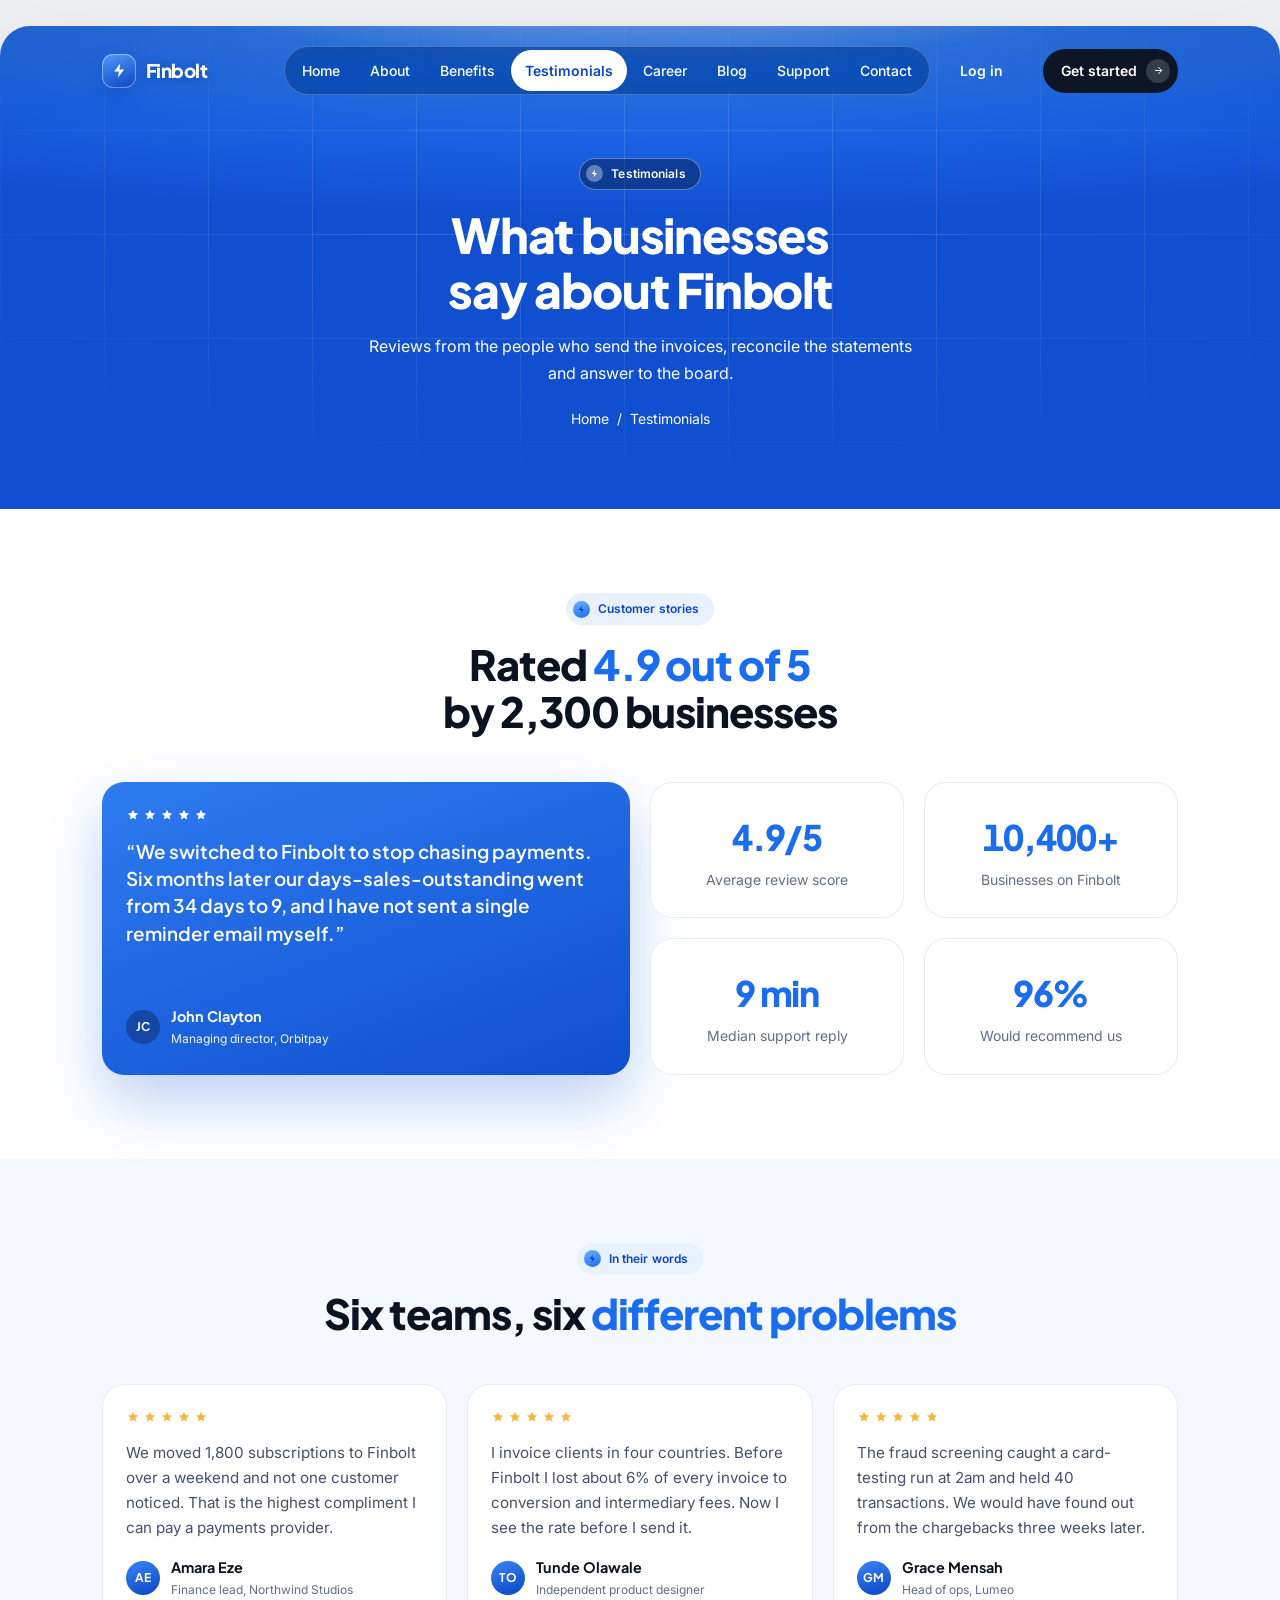
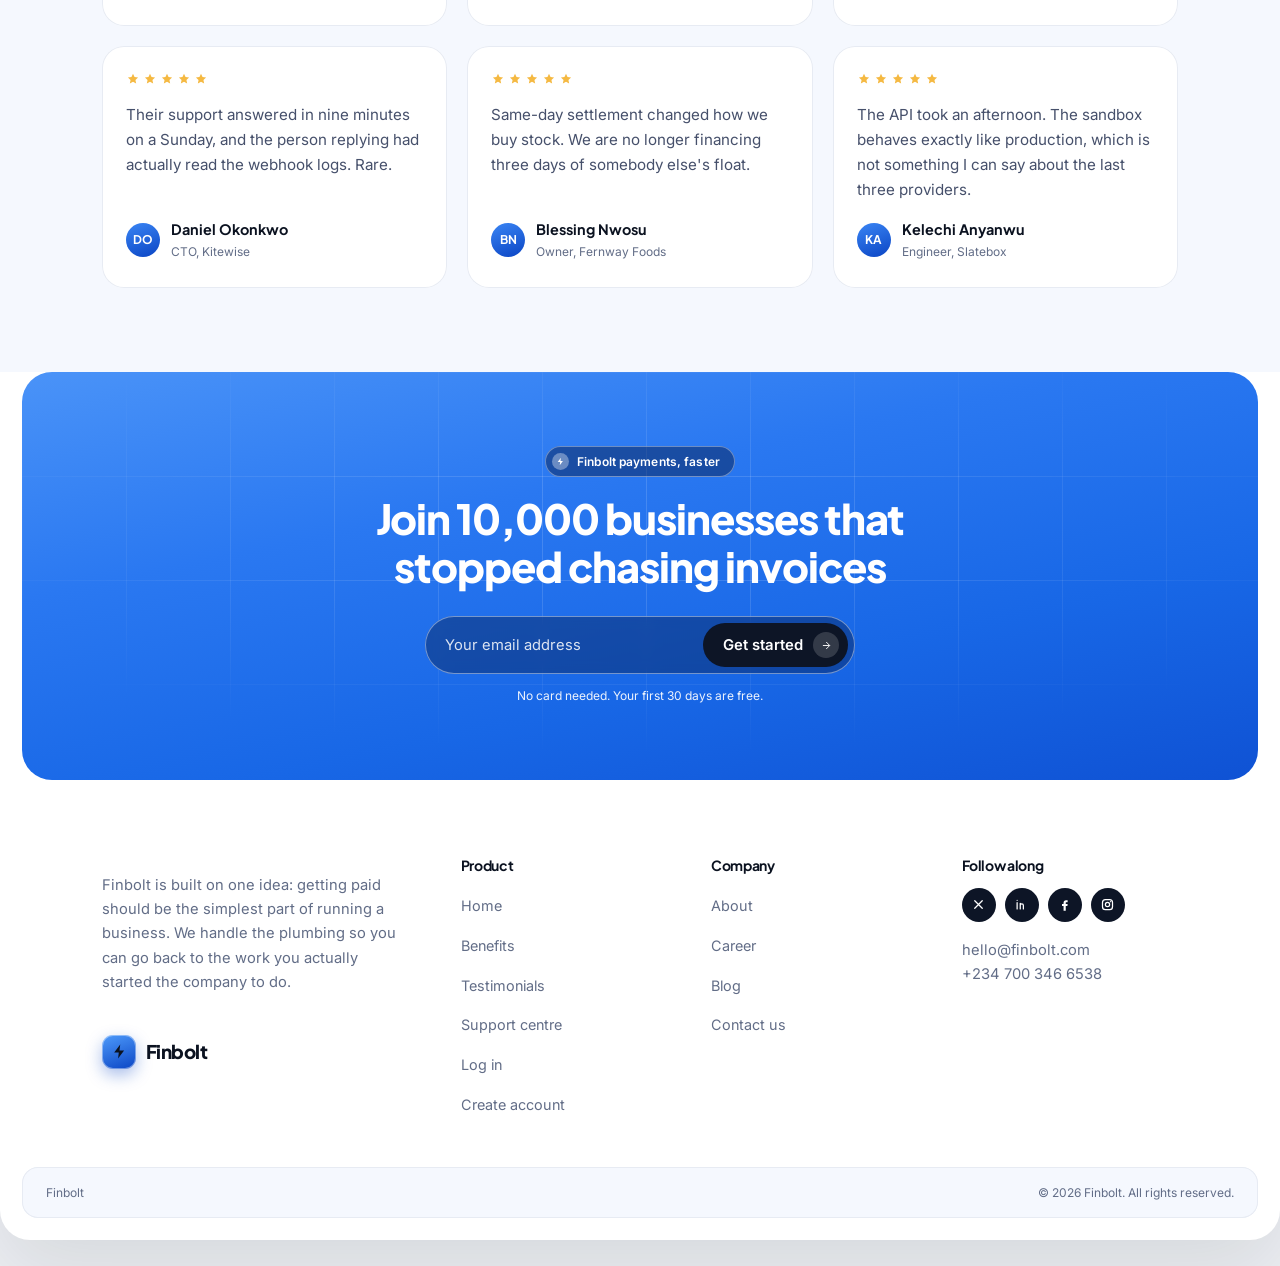
<file: testimonials.html>
<!doctype html>
<html lang="en">
<head>
<meta charset="utf-8">
<meta name="viewport" content="width=device-width, initial-scale=1">
<title>Testimonials — what businesses say about Finbolt</title>
<meta name="description" content="Reviews from finance leads, founders and freelancers using Finbolt to get paid.">
<link rel="icon" href="data:image/svg+xml,<svg xmlns='http://www.w3.org/2000/svg' viewBox='0 0 24 24'><text y='19' font-size='20'>&#9889;</text></svg>">
<link rel="preconnect" href="https://fonts.googleapis.com">
<link rel="preconnect" href="https://fonts.gstatic.com" crossorigin>
<link href="https://fonts.googleapis.com/css2?family=Plus+Jakarta+Sans:wght@600;700;800&family=Inter:wght@400;500;600;700&display=swap" rel="stylesheet">
<link rel="stylesheet" href="assets/css/style.css">
</head>
<body>
<div class="frame">
  <header class="header">
    <div class="wrap header__inner">
      <a class="brand" href="index.html"><span class="brand__mark"><svg xmlns="http://www.w3.org/2000/svg" viewBox="0 0 24 24" fill="currentColor" aria-hidden="true"><path d="M13 2 4.5 13.5H11l-1 8.5 8.5-11.5H12l1-8.5Z"/></svg></span>Finbolt</a>
      <nav class="nav" aria-label="Primary">
        <a href="index.html">Home</a>
        <a href="about.html">About</a>
        <a href="benefits.html">Benefits</a>
        <a href="testimonials.html" aria-current="page">Testimonials</a>
        <a href="career.html">Career</a>
        <a href="blog.html">Blog</a>
        <a href="support.html">Support</a>
        <a href="contact.html">Contact</a>
      </nav>
      <a class="header__login" href="login.html">Log in</a>
      <a class="header__cta" href="register.html">Get started<span class="dot"><svg xmlns="http://www.w3.org/2000/svg" viewBox="0 0 24 24" fill="none" stroke="currentColor" stroke-width="2" stroke-linecap="round" stroke-linejoin="round" aria-hidden="true"><path d="M5 12h13"/><path d="m12 5 7 7-7 7"/></svg></span></a>
      <button class="burger" data-drawer-open aria-label="Open menu">
        <span class="burger__bars"><i></i><i></i><i></i></span>Menu
      </button>
    </div>
  </header>

  <div class="drawer" data-drawer data-open="false" role="dialog" aria-modal="true" aria-label="Menu">
    <div class="drawer__panel">
      <div class="drawer__head">
        <a class="brand" href="index.html"><span class="brand__mark"><svg xmlns="http://www.w3.org/2000/svg" viewBox="0 0 24 24" fill="currentColor" aria-hidden="true"><path d="M13 2 4.5 13.5H11l-1 8.5 8.5-11.5H12l1-8.5Z"/></svg></span>Finbolt</a>
        <button class="drawer__close" data-drawer-close aria-label="Close menu">&times;</button>
      </div>
      <nav aria-label="Mobile">
        <a href="index.html">Home</a>
        <a href="about.html">About</a>
        <a href="benefits.html">Benefits</a>
        <a href="testimonials.html" aria-current="page">Testimonials</a>
        <a href="career.html">Career</a>
        <a href="blog.html">Blog</a>
        <a href="support.html">Support</a>
        <a href="contact.html">Contact</a>
      </nav>
      <a class="btn btn--primary" href="register.html">Get started<svg xmlns="http://www.w3.org/2000/svg" viewBox="0 0 24 24" fill="none" stroke="currentColor" stroke-width="2" stroke-linecap="round" stroke-linejoin="round" aria-hidden="true"><path d="M5 12h13"/><path d="m12 5 7 7-7 7"/></svg></a>
      <a class="btn btn--ghost" href="login.html" style="width:100%;justify-content:center;margin-top:10px">Log in</a>
    </div>
  </div>

  <section class="band pagehead">
    <div class="wrap">
      <span class="eyebrow eyebrow--onblue"><i><svg xmlns="http://www.w3.org/2000/svg" viewBox="0 0 24 24" fill="currentColor" aria-hidden="true"><path d="M13 2 4.5 13.5H11l-1 8.5 8.5-11.5H12l1-8.5Z"/></svg></i>Testimonials</span>
      <h1 style="margin-top:18px">What businesses say about Finbolt</h1>
      <p>Reviews from the people who send the invoices, reconcile the statements and answer to the board.</p>
      <p class="crumbs"><a href="index.html">Home</a> <span>/</span> <span>Testimonials</span></p>
    </div>
  </section>

  <section class="section">
    <div class="wrap">
    <div class="sechead reveal">
      <span class="eyebrow"><i><svg xmlns="http://www.w3.org/2000/svg" viewBox="0 0 24 24" fill="currentColor" aria-hidden="true"><path d="M13 2 4.5 13.5H11l-1 8.5 8.5-11.5H12l1-8.5Z"/></svg></i>Customer stories</span>
      <h2>Rated <em>4.9 out of 5</em> by 2,300 businesses</h2>
      
    </div>

      <div class="grid grid--2 reveal" style="align-items:stretch">
        <article class="quote quote--feature">
          <span class="stars" style="color:#fff"><svg xmlns="http://www.w3.org/2000/svg" viewBox="0 0 24 24" fill="currentColor" aria-hidden="true"><path d="m12 3 2.6 5.6 6.1.8-4.5 4.2 1.2 6-5.4-3-5.4 3 1.2-6L3.3 9.4l6.1-.8L12 3Z"/></svg><svg xmlns="http://www.w3.org/2000/svg" viewBox="0 0 24 24" fill="currentColor" aria-hidden="true"><path d="m12 3 2.6 5.6 6.1.8-4.5 4.2 1.2 6-5.4-3-5.4 3 1.2-6L3.3 9.4l6.1-.8L12 3Z"/></svg><svg xmlns="http://www.w3.org/2000/svg" viewBox="0 0 24 24" fill="currentColor" aria-hidden="true"><path d="m12 3 2.6 5.6 6.1.8-4.5 4.2 1.2 6-5.4-3-5.4 3 1.2-6L3.3 9.4l6.1-.8L12 3Z"/></svg><svg xmlns="http://www.w3.org/2000/svg" viewBox="0 0 24 24" fill="currentColor" aria-hidden="true"><path d="m12 3 2.6 5.6 6.1.8-4.5 4.2 1.2 6-5.4-3-5.4 3 1.2-6L3.3 9.4l6.1-.8L12 3Z"/></svg><svg xmlns="http://www.w3.org/2000/svg" viewBox="0 0 24 24" fill="currentColor" aria-hidden="true"><path d="m12 3 2.6 5.6 6.1.8-4.5 4.2 1.2 6-5.4-3-5.4 3 1.2-6L3.3 9.4l6.1-.8L12 3Z"/></svg></span>
          <p>&ldquo;We switched to Finbolt to stop chasing payments. Six months later
            our days-sales-outstanding went from 34 days to 9, and I have not sent a
            single reminder email myself.&rdquo;</p>
          <div class="quote__who">
            <span class="avatar" style="background:rgba(6,26,70,.38)">JC</span>
            <span><b>John Clayton</b><span>Managing director, Orbitpay</span></span>
          </div>
        </article>
        <div class="stats stats--2">
          <div class="stat"><b>4.9/5</b><span>Average review score</span></div>
          <div class="stat"><b>10,400+</b><span>Businesses on Finbolt</span></div>
          <div class="stat"><b>9 min</b><span>Median support reply</span></div>
          <div class="stat"><b>96%</b><span>Would recommend us</span></div>
        </div>
      </div>
    </div>
  </section>

  <section class="section section--wash">
    <div class="wrap">
    <div class="sechead reveal">
      <span class="eyebrow"><i><svg xmlns="http://www.w3.org/2000/svg" viewBox="0 0 24 24" fill="currentColor" aria-hidden="true"><path d="M13 2 4.5 13.5H11l-1 8.5 8.5-11.5H12l1-8.5Z"/></svg></i>In their words</span>
      <h2>Six teams, six <em>different problems</em></h2>
      
    </div>

      <div class="grid grid--3">
      <article class="quote reveal">
        <span class="stars"><svg xmlns="http://www.w3.org/2000/svg" viewBox="0 0 24 24" fill="currentColor" aria-hidden="true"><path d="m12 3 2.6 5.6 6.1.8-4.5 4.2 1.2 6-5.4-3-5.4 3 1.2-6L3.3 9.4l6.1-.8L12 3Z"/></svg><svg xmlns="http://www.w3.org/2000/svg" viewBox="0 0 24 24" fill="currentColor" aria-hidden="true"><path d="m12 3 2.6 5.6 6.1.8-4.5 4.2 1.2 6-5.4-3-5.4 3 1.2-6L3.3 9.4l6.1-.8L12 3Z"/></svg><svg xmlns="http://www.w3.org/2000/svg" viewBox="0 0 24 24" fill="currentColor" aria-hidden="true"><path d="m12 3 2.6 5.6 6.1.8-4.5 4.2 1.2 6-5.4-3-5.4 3 1.2-6L3.3 9.4l6.1-.8L12 3Z"/></svg><svg xmlns="http://www.w3.org/2000/svg" viewBox="0 0 24 24" fill="currentColor" aria-hidden="true"><path d="m12 3 2.6 5.6 6.1.8-4.5 4.2 1.2 6-5.4-3-5.4 3 1.2-6L3.3 9.4l6.1-.8L12 3Z"/></svg><svg xmlns="http://www.w3.org/2000/svg" viewBox="0 0 24 24" fill="currentColor" aria-hidden="true"><path d="m12 3 2.6 5.6 6.1.8-4.5 4.2 1.2 6-5.4-3-5.4 3 1.2-6L3.3 9.4l6.1-.8L12 3Z"/></svg></span>
        <p>We moved 1,800 subscriptions to Finbolt over a weekend and not one customer noticed. That is the highest compliment I can pay a payments provider.</p>
        <div class="quote__who">
          <span class="avatar">AE</span>
          <span><b>Amara Eze</b><span>Finance lead, Northwind Studios</span></span>
        </div>
      </article>
      <article class="quote reveal">
        <span class="stars"><svg xmlns="http://www.w3.org/2000/svg" viewBox="0 0 24 24" fill="currentColor" aria-hidden="true"><path d="m12 3 2.6 5.6 6.1.8-4.5 4.2 1.2 6-5.4-3-5.4 3 1.2-6L3.3 9.4l6.1-.8L12 3Z"/></svg><svg xmlns="http://www.w3.org/2000/svg" viewBox="0 0 24 24" fill="currentColor" aria-hidden="true"><path d="m12 3 2.6 5.6 6.1.8-4.5 4.2 1.2 6-5.4-3-5.4 3 1.2-6L3.3 9.4l6.1-.8L12 3Z"/></svg><svg xmlns="http://www.w3.org/2000/svg" viewBox="0 0 24 24" fill="currentColor" aria-hidden="true"><path d="m12 3 2.6 5.6 6.1.8-4.5 4.2 1.2 6-5.4-3-5.4 3 1.2-6L3.3 9.4l6.1-.8L12 3Z"/></svg><svg xmlns="http://www.w3.org/2000/svg" viewBox="0 0 24 24" fill="currentColor" aria-hidden="true"><path d="m12 3 2.6 5.6 6.1.8-4.5 4.2 1.2 6-5.4-3-5.4 3 1.2-6L3.3 9.4l6.1-.8L12 3Z"/></svg><svg xmlns="http://www.w3.org/2000/svg" viewBox="0 0 24 24" fill="currentColor" aria-hidden="true"><path d="m12 3 2.6 5.6 6.1.8-4.5 4.2 1.2 6-5.4-3-5.4 3 1.2-6L3.3 9.4l6.1-.8L12 3Z"/></svg></span>
        <p>I invoice clients in four countries. Before Finbolt I lost about 6% of every invoice to conversion and intermediary fees. Now I see the rate before I send it.</p>
        <div class="quote__who">
          <span class="avatar">TO</span>
          <span><b>Tunde Olawale</b><span>Independent product designer</span></span>
        </div>
      </article>
      <article class="quote reveal">
        <span class="stars"><svg xmlns="http://www.w3.org/2000/svg" viewBox="0 0 24 24" fill="currentColor" aria-hidden="true"><path d="m12 3 2.6 5.6 6.1.8-4.5 4.2 1.2 6-5.4-3-5.4 3 1.2-6L3.3 9.4l6.1-.8L12 3Z"/></svg><svg xmlns="http://www.w3.org/2000/svg" viewBox="0 0 24 24" fill="currentColor" aria-hidden="true"><path d="m12 3 2.6 5.6 6.1.8-4.5 4.2 1.2 6-5.4-3-5.4 3 1.2-6L3.3 9.4l6.1-.8L12 3Z"/></svg><svg xmlns="http://www.w3.org/2000/svg" viewBox="0 0 24 24" fill="currentColor" aria-hidden="true"><path d="m12 3 2.6 5.6 6.1.8-4.5 4.2 1.2 6-5.4-3-5.4 3 1.2-6L3.3 9.4l6.1-.8L12 3Z"/></svg><svg xmlns="http://www.w3.org/2000/svg" viewBox="0 0 24 24" fill="currentColor" aria-hidden="true"><path d="m12 3 2.6 5.6 6.1.8-4.5 4.2 1.2 6-5.4-3-5.4 3 1.2-6L3.3 9.4l6.1-.8L12 3Z"/></svg><svg xmlns="http://www.w3.org/2000/svg" viewBox="0 0 24 24" fill="currentColor" aria-hidden="true"><path d="m12 3 2.6 5.6 6.1.8-4.5 4.2 1.2 6-5.4-3-5.4 3 1.2-6L3.3 9.4l6.1-.8L12 3Z"/></svg></span>
        <p>The fraud screening caught a card-testing run at 2am and held 40 transactions. We would have found out from the chargebacks three weeks later.</p>
        <div class="quote__who">
          <span class="avatar">GM</span>
          <span><b>Grace Mensah</b><span>Head of ops, Lumeo</span></span>
        </div>
      </article>
      <article class="quote reveal">
        <span class="stars"><svg xmlns="http://www.w3.org/2000/svg" viewBox="0 0 24 24" fill="currentColor" aria-hidden="true"><path d="m12 3 2.6 5.6 6.1.8-4.5 4.2 1.2 6-5.4-3-5.4 3 1.2-6L3.3 9.4l6.1-.8L12 3Z"/></svg><svg xmlns="http://www.w3.org/2000/svg" viewBox="0 0 24 24" fill="currentColor" aria-hidden="true"><path d="m12 3 2.6 5.6 6.1.8-4.5 4.2 1.2 6-5.4-3-5.4 3 1.2-6L3.3 9.4l6.1-.8L12 3Z"/></svg><svg xmlns="http://www.w3.org/2000/svg" viewBox="0 0 24 24" fill="currentColor" aria-hidden="true"><path d="m12 3 2.6 5.6 6.1.8-4.5 4.2 1.2 6-5.4-3-5.4 3 1.2-6L3.3 9.4l6.1-.8L12 3Z"/></svg><svg xmlns="http://www.w3.org/2000/svg" viewBox="0 0 24 24" fill="currentColor" aria-hidden="true"><path d="m12 3 2.6 5.6 6.1.8-4.5 4.2 1.2 6-5.4-3-5.4 3 1.2-6L3.3 9.4l6.1-.8L12 3Z"/></svg><svg xmlns="http://www.w3.org/2000/svg" viewBox="0 0 24 24" fill="currentColor" aria-hidden="true"><path d="m12 3 2.6 5.6 6.1.8-4.5 4.2 1.2 6-5.4-3-5.4 3 1.2-6L3.3 9.4l6.1-.8L12 3Z"/></svg></span>
        <p>Their support answered in nine minutes on a Sunday, and the person replying had actually read the webhook logs. Rare.</p>
        <div class="quote__who">
          <span class="avatar">DO</span>
          <span><b>Daniel Okonkwo</b><span>CTO, Kitewise</span></span>
        </div>
      </article>
      <article class="quote reveal">
        <span class="stars"><svg xmlns="http://www.w3.org/2000/svg" viewBox="0 0 24 24" fill="currentColor" aria-hidden="true"><path d="m12 3 2.6 5.6 6.1.8-4.5 4.2 1.2 6-5.4-3-5.4 3 1.2-6L3.3 9.4l6.1-.8L12 3Z"/></svg><svg xmlns="http://www.w3.org/2000/svg" viewBox="0 0 24 24" fill="currentColor" aria-hidden="true"><path d="m12 3 2.6 5.6 6.1.8-4.5 4.2 1.2 6-5.4-3-5.4 3 1.2-6L3.3 9.4l6.1-.8L12 3Z"/></svg><svg xmlns="http://www.w3.org/2000/svg" viewBox="0 0 24 24" fill="currentColor" aria-hidden="true"><path d="m12 3 2.6 5.6 6.1.8-4.5 4.2 1.2 6-5.4-3-5.4 3 1.2-6L3.3 9.4l6.1-.8L12 3Z"/></svg><svg xmlns="http://www.w3.org/2000/svg" viewBox="0 0 24 24" fill="currentColor" aria-hidden="true"><path d="m12 3 2.6 5.6 6.1.8-4.5 4.2 1.2 6-5.4-3-5.4 3 1.2-6L3.3 9.4l6.1-.8L12 3Z"/></svg><svg xmlns="http://www.w3.org/2000/svg" viewBox="0 0 24 24" fill="currentColor" aria-hidden="true"><path d="m12 3 2.6 5.6 6.1.8-4.5 4.2 1.2 6-5.4-3-5.4 3 1.2-6L3.3 9.4l6.1-.8L12 3Z"/></svg></span>
        <p>Same-day settlement changed how we buy stock. We are no longer financing three days of somebody else's float.</p>
        <div class="quote__who">
          <span class="avatar">BN</span>
          <span><b>Blessing Nwosu</b><span>Owner, Fernway Foods</span></span>
        </div>
      </article>
      <article class="quote reveal">
        <span class="stars"><svg xmlns="http://www.w3.org/2000/svg" viewBox="0 0 24 24" fill="currentColor" aria-hidden="true"><path d="m12 3 2.6 5.6 6.1.8-4.5 4.2 1.2 6-5.4-3-5.4 3 1.2-6L3.3 9.4l6.1-.8L12 3Z"/></svg><svg xmlns="http://www.w3.org/2000/svg" viewBox="0 0 24 24" fill="currentColor" aria-hidden="true"><path d="m12 3 2.6 5.6 6.1.8-4.5 4.2 1.2 6-5.4-3-5.4 3 1.2-6L3.3 9.4l6.1-.8L12 3Z"/></svg><svg xmlns="http://www.w3.org/2000/svg" viewBox="0 0 24 24" fill="currentColor" aria-hidden="true"><path d="m12 3 2.6 5.6 6.1.8-4.5 4.2 1.2 6-5.4-3-5.4 3 1.2-6L3.3 9.4l6.1-.8L12 3Z"/></svg><svg xmlns="http://www.w3.org/2000/svg" viewBox="0 0 24 24" fill="currentColor" aria-hidden="true"><path d="m12 3 2.6 5.6 6.1.8-4.5 4.2 1.2 6-5.4-3-5.4 3 1.2-6L3.3 9.4l6.1-.8L12 3Z"/></svg><svg xmlns="http://www.w3.org/2000/svg" viewBox="0 0 24 24" fill="currentColor" aria-hidden="true"><path d="m12 3 2.6 5.6 6.1.8-4.5 4.2 1.2 6-5.4-3-5.4 3 1.2-6L3.3 9.4l6.1-.8L12 3Z"/></svg></span>
        <p>The API took an afternoon. The sandbox behaves exactly like production, which is not something I can say about the last three providers.</p>
        <div class="quote__who">
          <span class="avatar">KA</span>
          <span><b>Kelechi Anyanwu</b><span>Engineer, Slatebox</span></span>
        </div>
      </article>
      </div>
    </div>
  </section>

  <section class="band cta">
    <div class="wrap cta__inner">
      <span class="eyebrow eyebrow--onblue"><i><svg xmlns="http://www.w3.org/2000/svg" viewBox="0 0 24 24" fill="currentColor" aria-hidden="true"><path d="M13 2 4.5 13.5H11l-1 8.5 8.5-11.5H12l1-8.5Z"/></svg></i>Finbolt payments, faster</span>
      <h2 style="margin-top:18px">Join 10,000 businesses that stopped chasing invoices</h2>
      
      <form class="capture" data-capture>
        <label class="sr-only" for="cta-email">Email address</label>
        <input id="cta-email" type="email" placeholder="Your email address" required>
        <button class="btn btn--dark" type="submit">Get started<span class="dot"><svg xmlns="http://www.w3.org/2000/svg" viewBox="0 0 24 24" fill="none" stroke="currentColor" stroke-width="2" stroke-linecap="round" stroke-linejoin="round" aria-hidden="true"><path d="M5 12h13"/><path d="m12 5 7 7-7 7"/></svg></span></button>
      </form>
      <p class="capture__note">No card needed. Your first 30 days are free.</p>
    </div>
  </section>


  <footer class="footer">
    <div class="wrap footer__grid">
      <div>
        <p class="footer__blurb">Finbolt is built on one idea: getting paid should be the
          simplest part of running a business. We handle the plumbing so you can go
          back to the work you actually started the company to do.</p>
        <a class="brand" href="index.html"><span class="brand__mark"><svg xmlns="http://www.w3.org/2000/svg" viewBox="0 0 24 24" fill="currentColor" aria-hidden="true"><path d="M13 2 4.5 13.5H11l-1 8.5 8.5-11.5H12l1-8.5Z"/></svg></span>Finbolt</a>
      </div>
      <div>
        <h4>Product</h4>
        <div class="footer__links">
          <a href="index.html">Home</a>
          <a href="benefits.html">Benefits</a>
          <a href="testimonials.html">Testimonials</a>
          <a href="support.html">Support centre</a>
          <a href="login.html">Log in</a>
          <a href="register.html">Create account</a>
        </div>
      </div>
      <div>
        <h4>Company</h4>
        <div class="footer__links">
          <a href="about.html">About</a>
          <a href="career.html">Career</a>
          <a href="blog.html">Blog</a>
          <a href="contact.html">Contact us</a>
        </div>
      </div>
      <div>
        <h4>Follow along</h4>
        <div class="social">
          <a href="#" aria-label="Finbolt on X"><svg xmlns="http://www.w3.org/2000/svg" viewBox="0 0 24 24" fill="none" stroke="currentColor" stroke-width="2" stroke-linecap="round" stroke-linejoin="round" aria-hidden="true"><path d="M6 6l12 12M18 6 6 18"/></svg></a>
          <a href="#" aria-label="Finbolt on LinkedIn"><svg xmlns="http://www.w3.org/2000/svg" viewBox="0 0 24 24" fill="none" stroke="currentColor" stroke-width="2" stroke-linecap="round" stroke-linejoin="round" aria-hidden="true"><path d="M5 9v10M5 5.2v.1M10 19v-5.5a2.5 2.5 0 0 1 5 0V19M10 19v-9"/></svg></a>
          <a href="#" aria-label="Finbolt on Facebook"><svg xmlns="http://www.w3.org/2000/svg" viewBox="0 0 24 24" fill="currentColor" aria-hidden="true"><path d="M14.5 8.5H17V5h-2.5A4 4 0 0 0 10.5 9v2H8v3.5h2.5V22H14v-7.5h2.6l.4-3.5H14V9.5a1 1 0 0 1 .5-1Z"/></svg></a>
          <a href="#" aria-label="Finbolt on Instagram"><svg xmlns="http://www.w3.org/2000/svg" viewBox="0 0 24 24" fill="none" stroke="currentColor" stroke-width="2" stroke-linecap="round" stroke-linejoin="round" aria-hidden="true"><rect x="4" y="4" width="16" height="16" rx="4.6"/><circle cx="12" cy="12" r="3.4"/><path d="M16.8 7.3v.1"/></svg></a>
        </div>
        <p class="footer__blurb" style="margin-top:16px">hello@finbolt.com<br>+234 700 346 6538</p>
      </div>
    </div>
    <div class="footer__bar">
      <span>Finbolt</span>
      <span>&copy; <span data-year>2026</span> Finbolt. All rights reserved.</span>
    </div>
  </footer>

</div>
<script src="assets/js/main.js"></script>
</body>
</html>
</file>
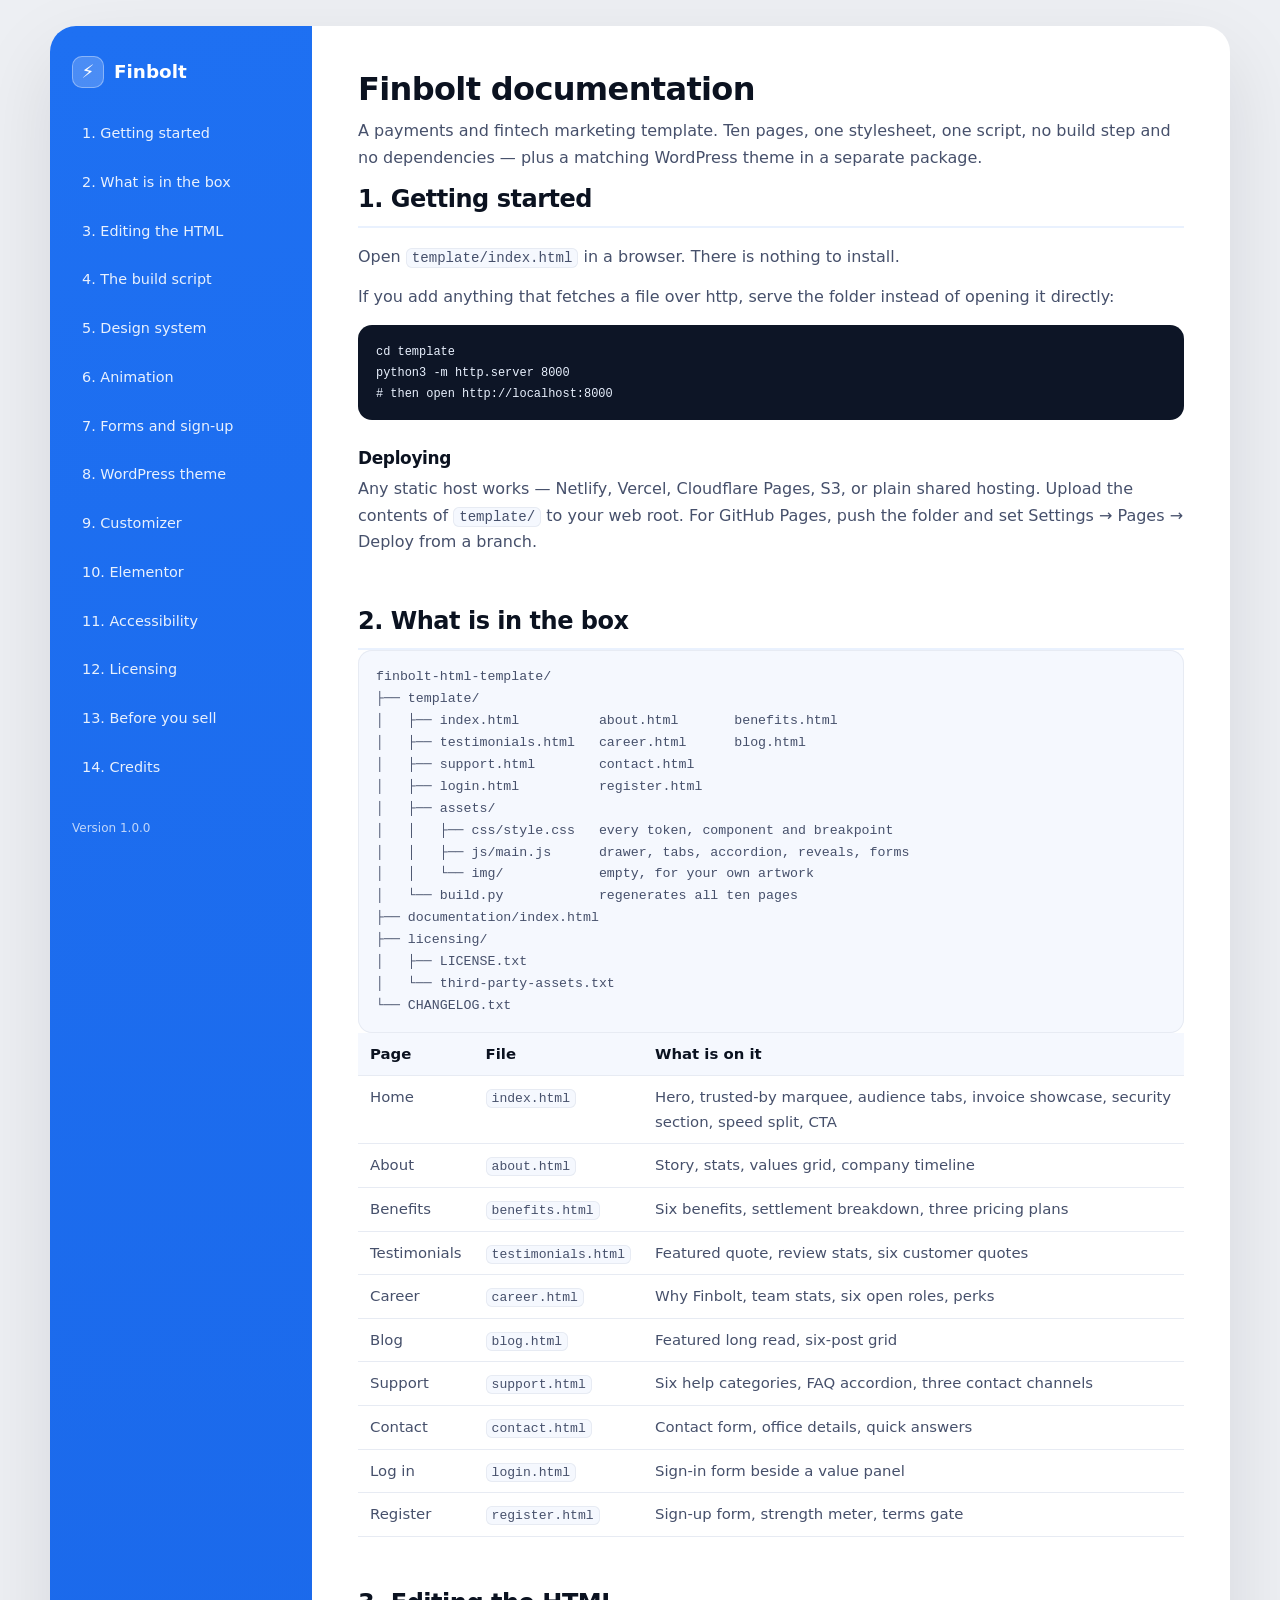
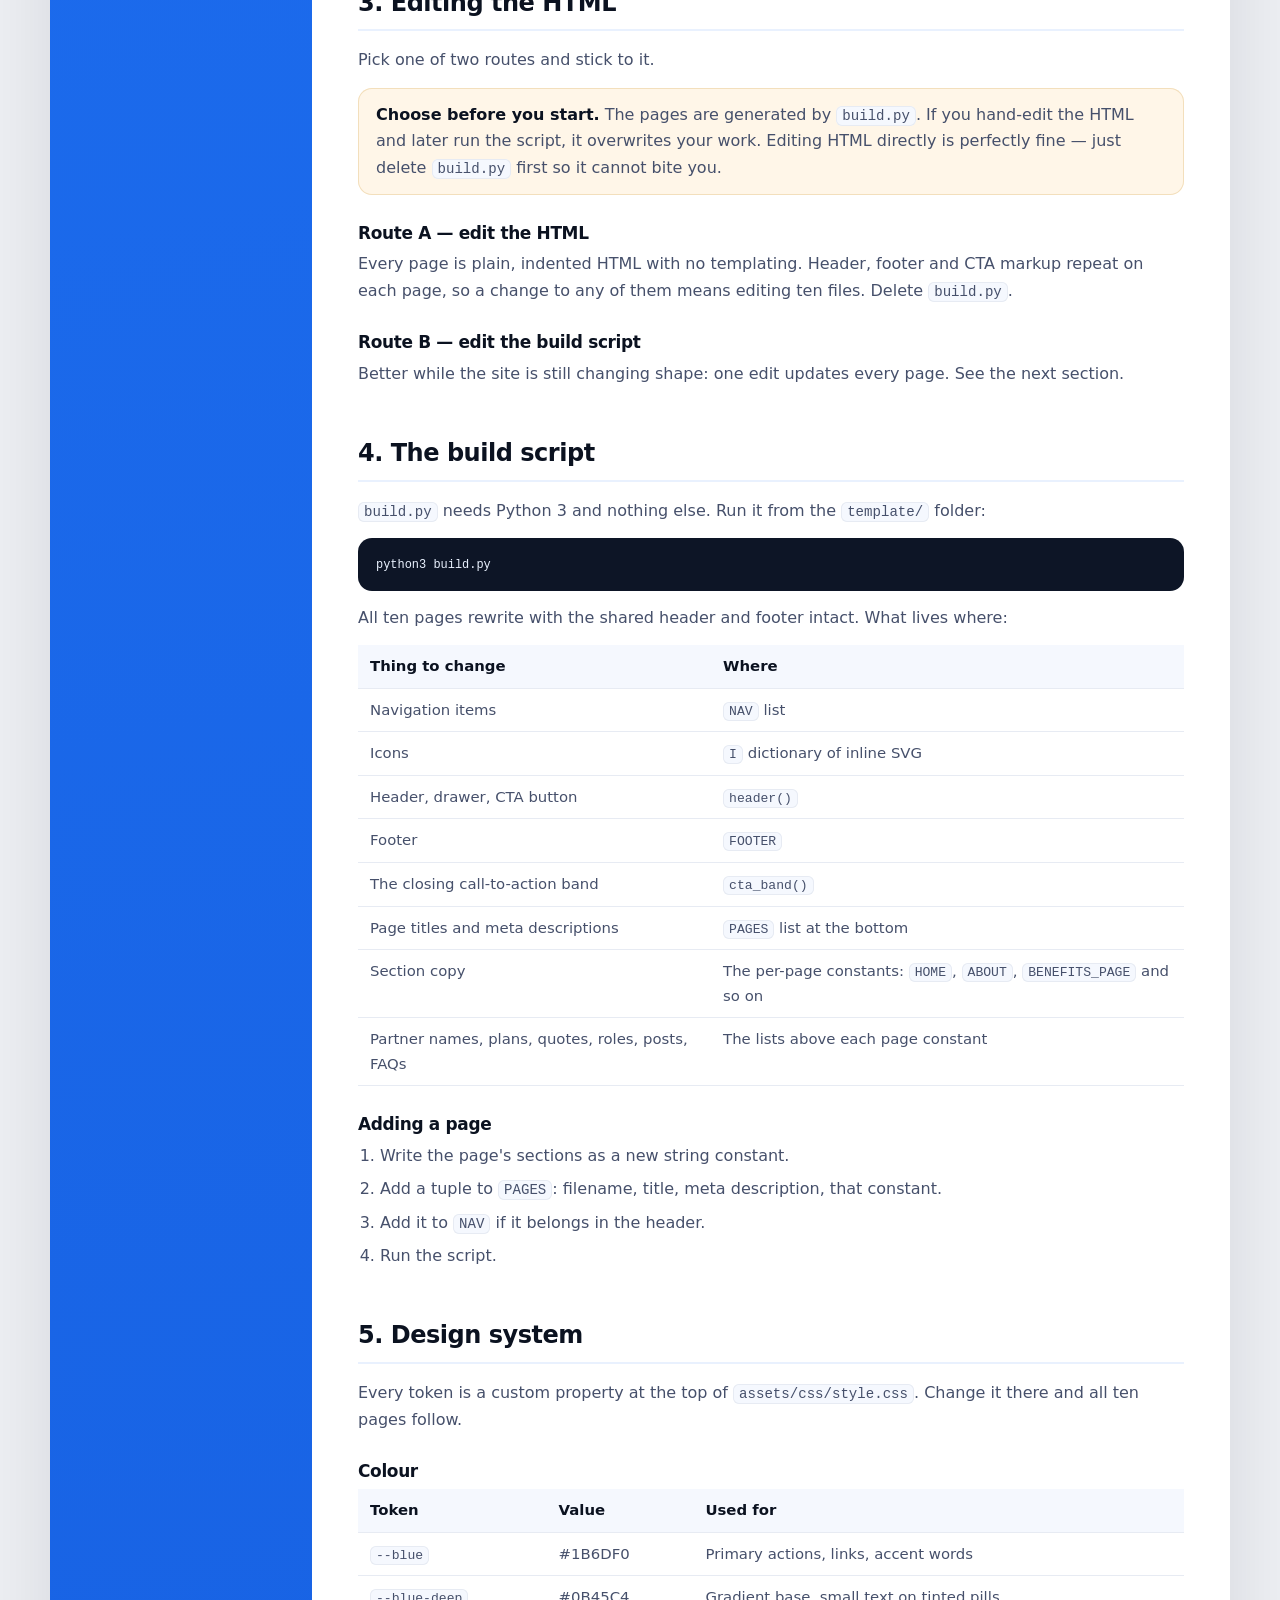
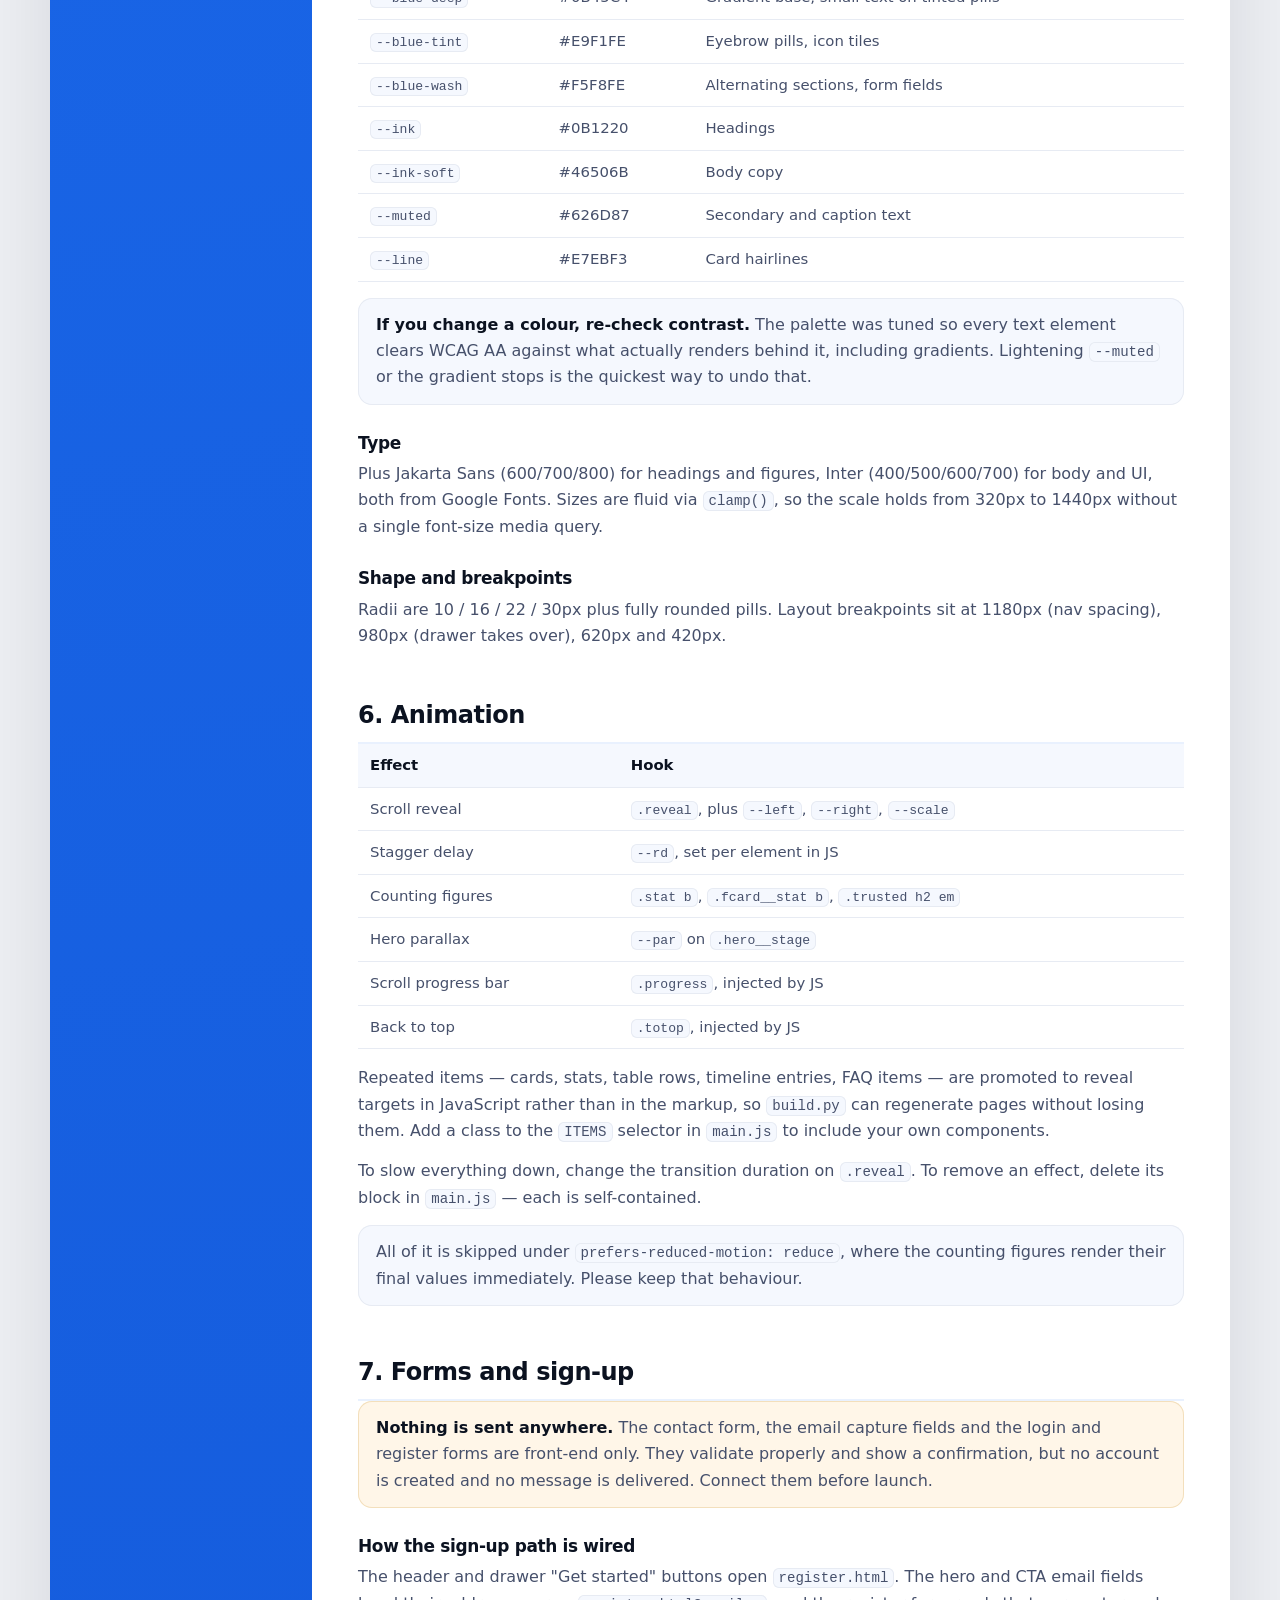
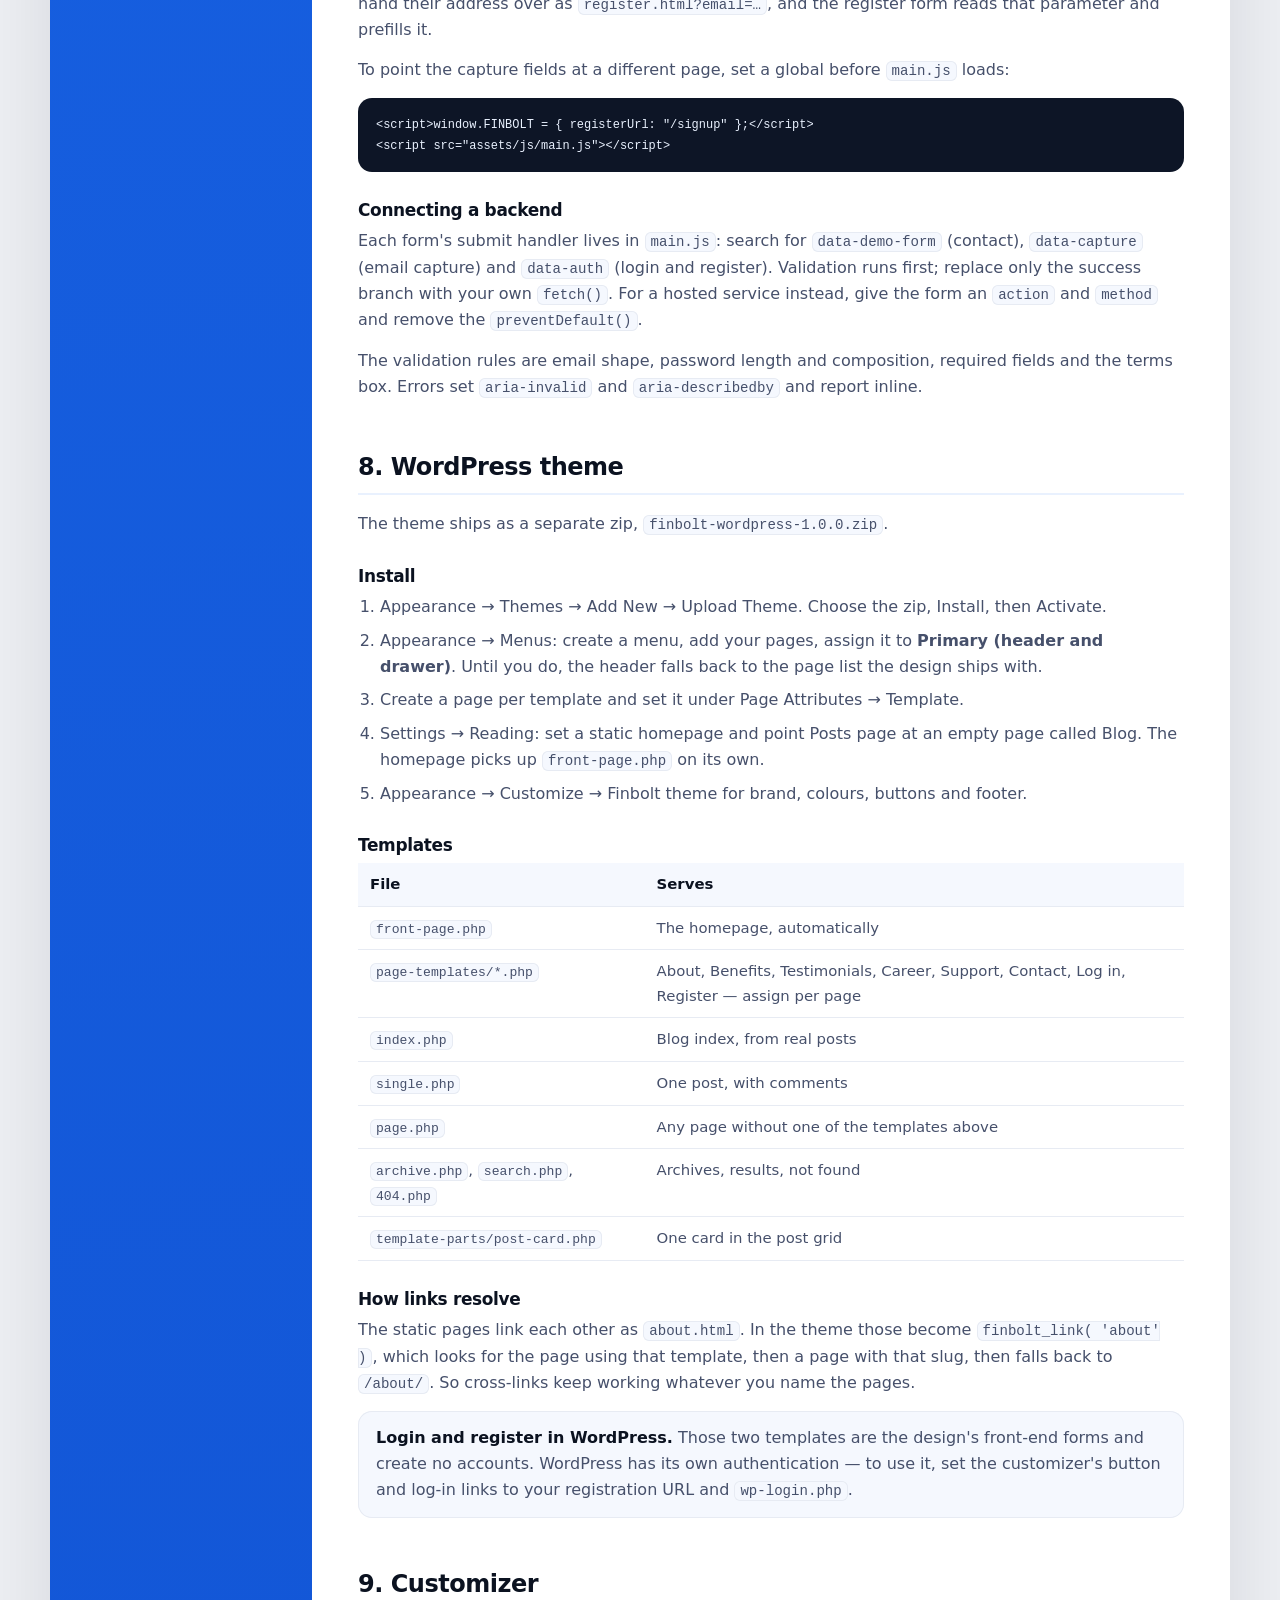
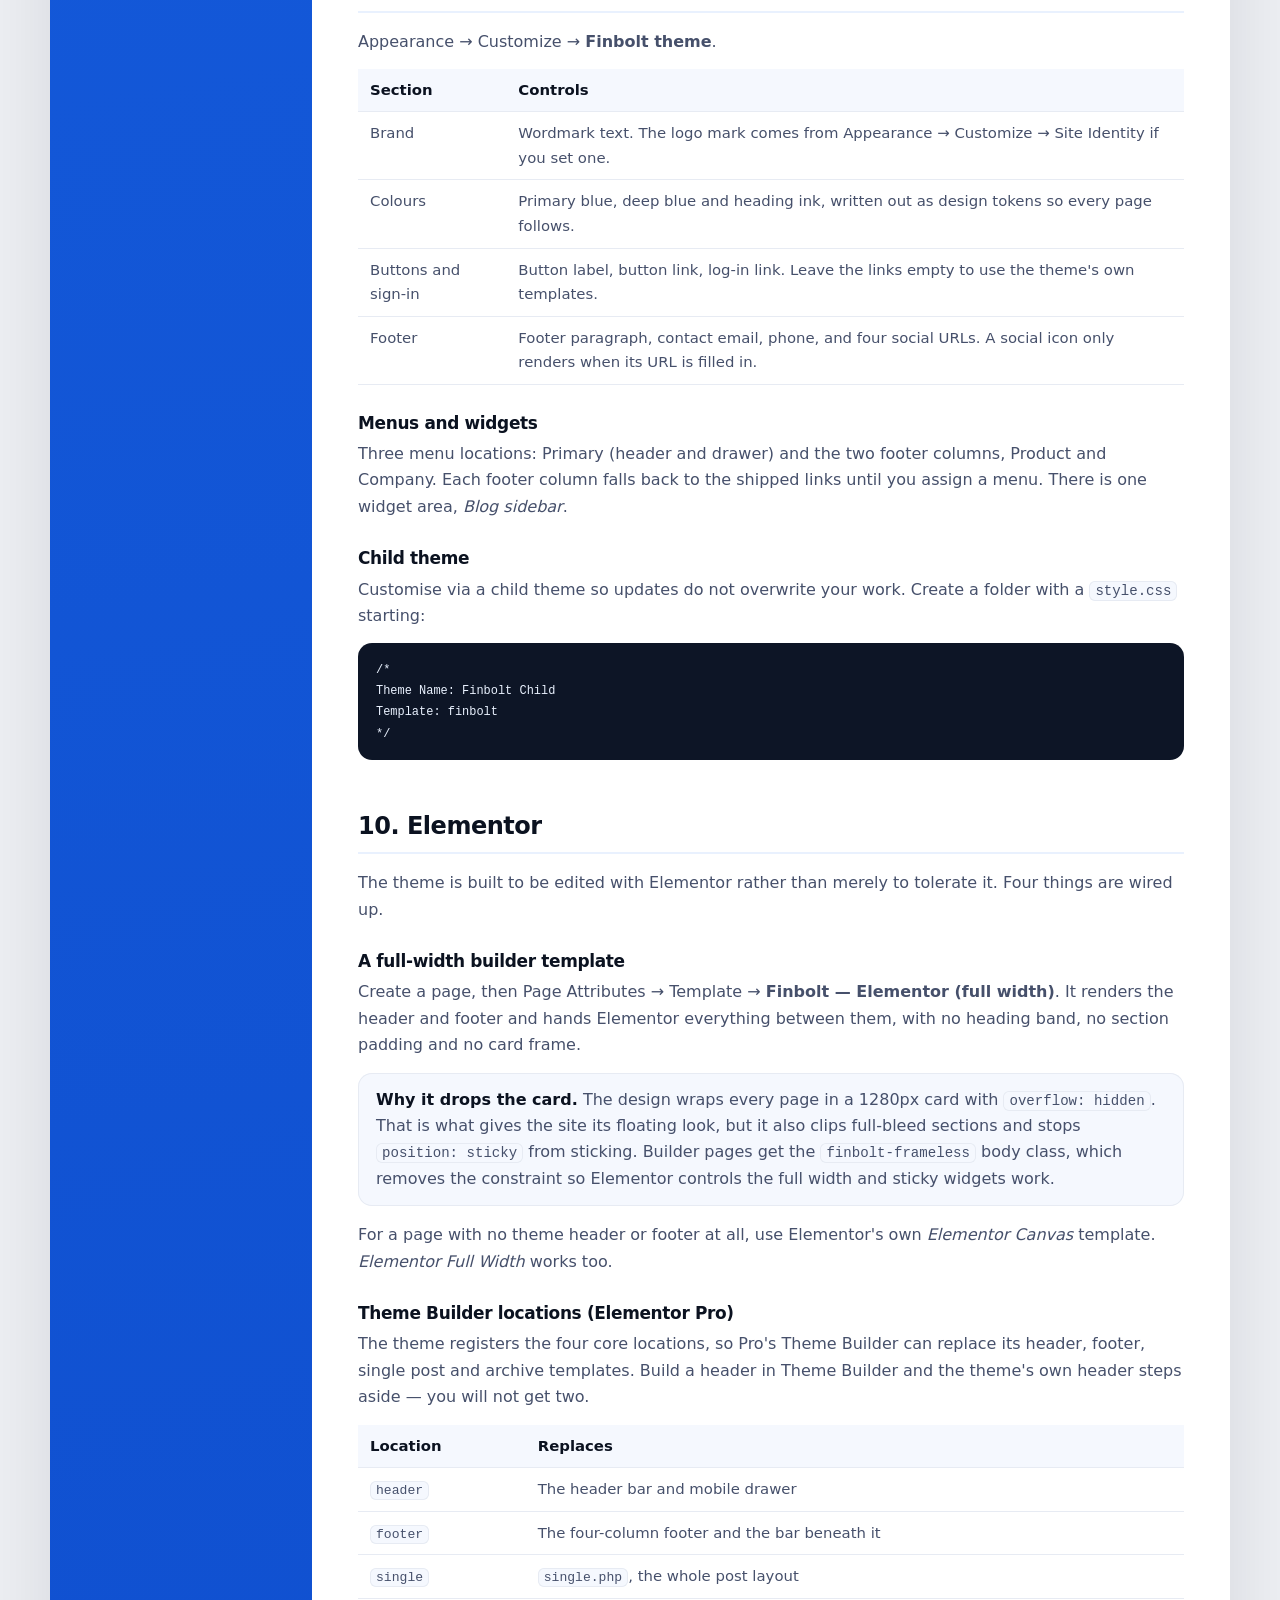
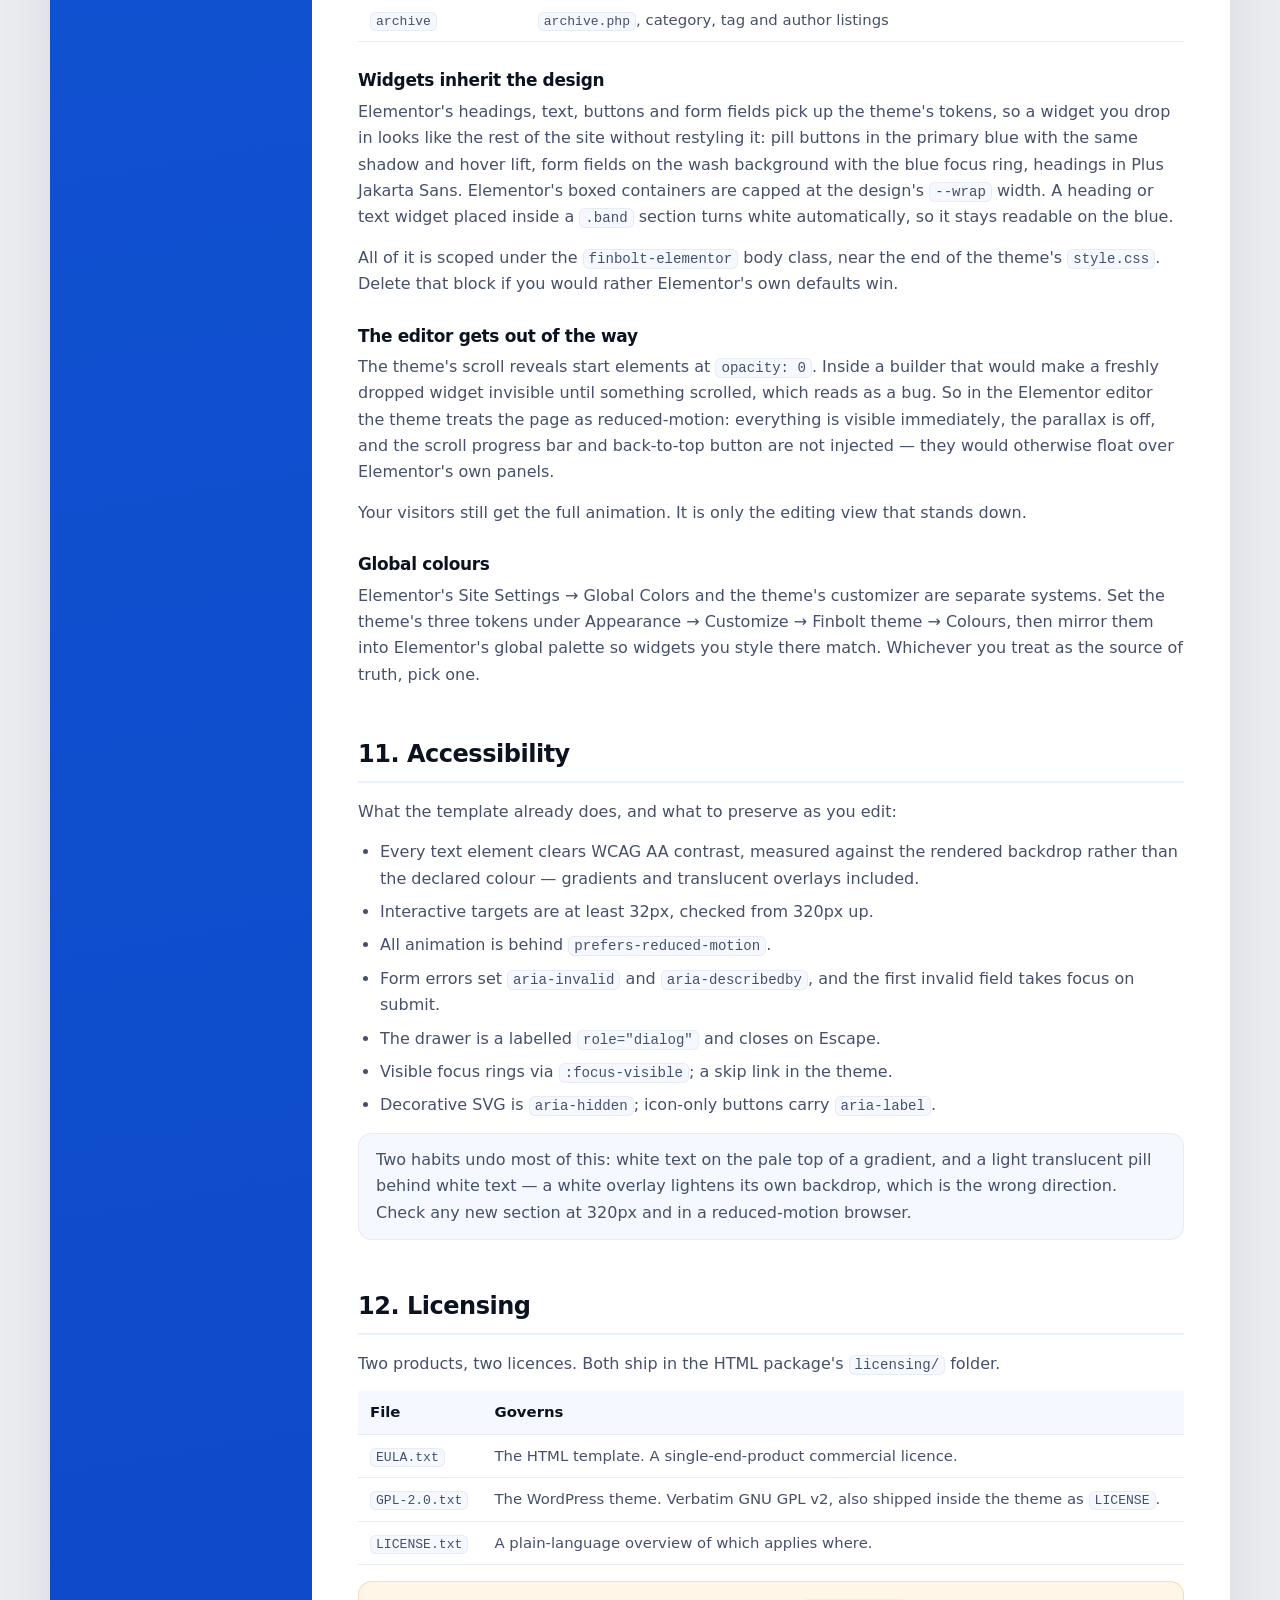
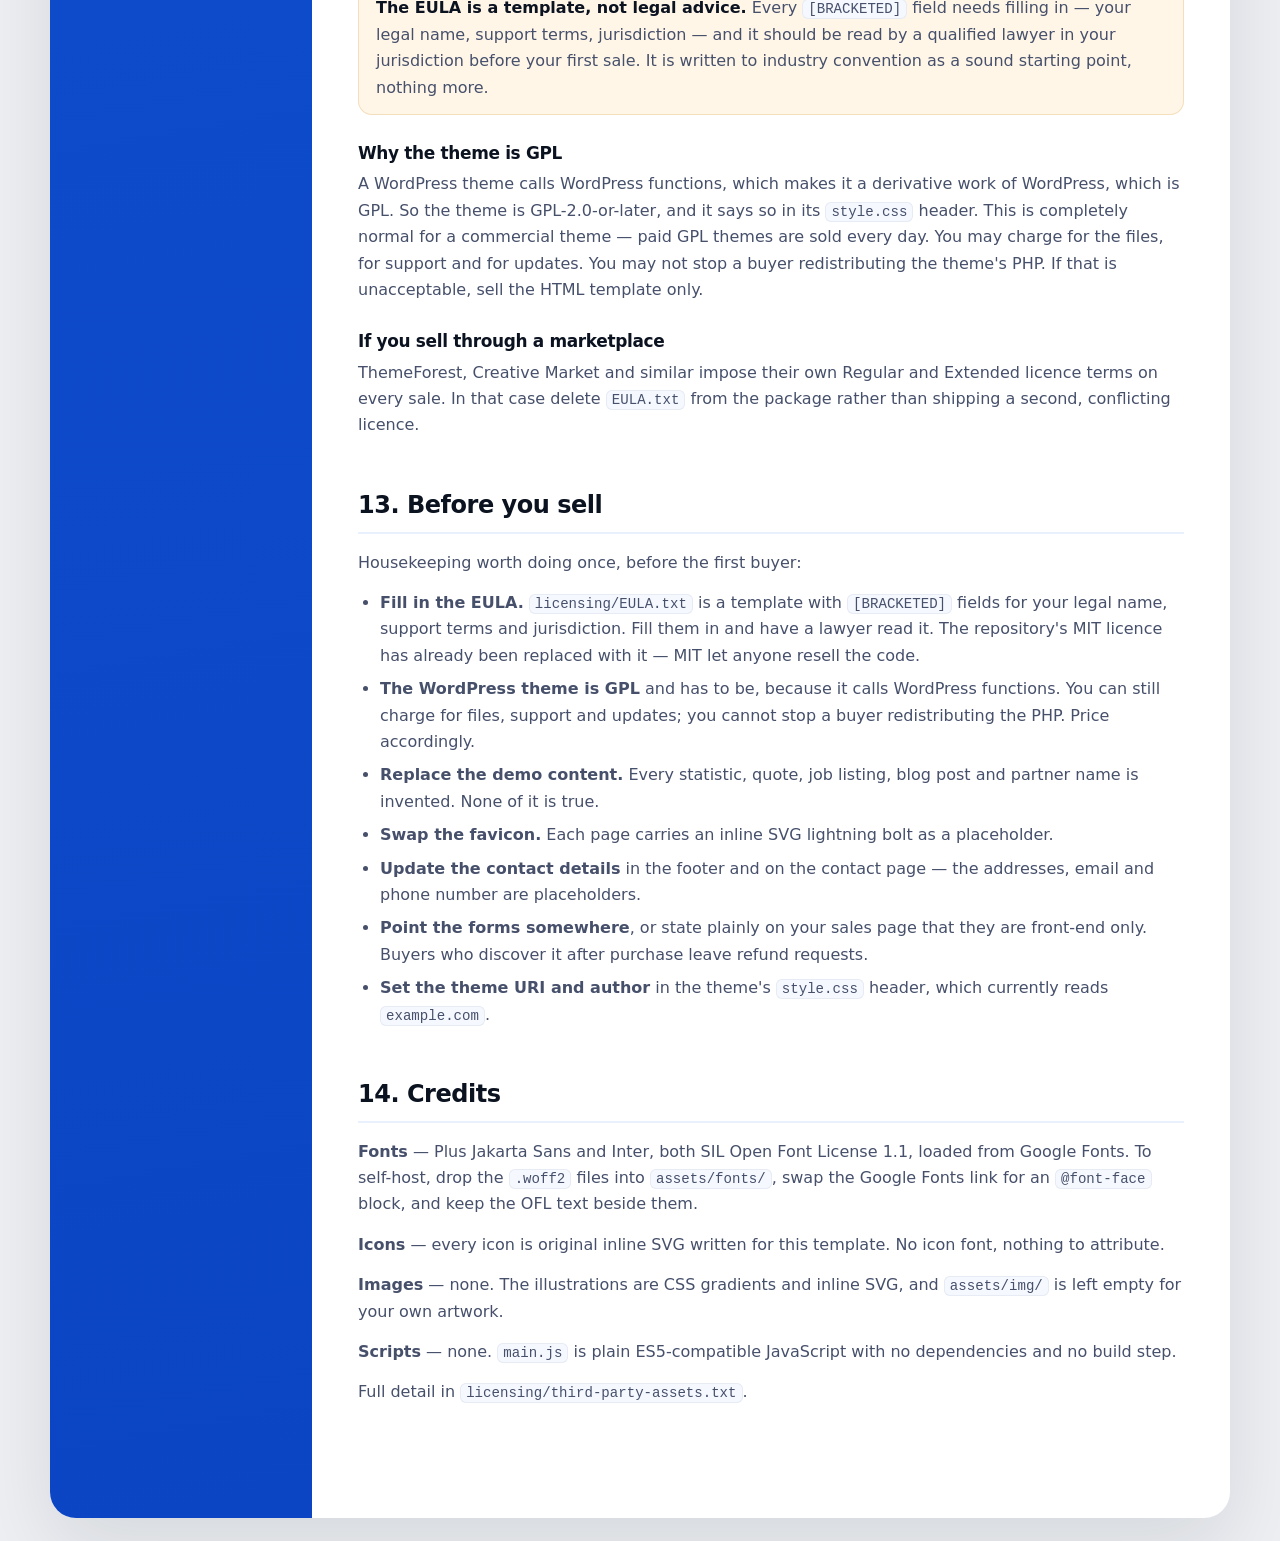
<file: packaging/docs/documentation.html>
<!doctype html>
<html lang="en">
<head>
<meta charset="utf-8">
<meta name="viewport" content="width=device-width, initial-scale=1">
<title>Finbolt — documentation</title>
<style>
:root{
  --blue:#1B6DF0; --blue-deep:#0B45C4; --blue-tint:#E9F1FE; --blue-wash:#F5F8FE;
  --ink:#0B1220; --ink-soft:#46506B; --muted:#626D87; --line:#E7EBF3; --page:#EDEFF3;
  --r:14px; --mono:ui-monospace,SFMono-Regular,Menlo,Consolas,monospace;
}
*,*::before,*::after{box-sizing:border-box}
body{margin:0;background:var(--page);color:var(--ink-soft);
  font:16px/1.65 system-ui,-apple-system,"Segoe UI",sans-serif;-webkit-font-smoothing:antialiased}
.shell{max-width:1180px;margin:26px auto;background:#fff;border-radius:26px;overflow:hidden;
  box-shadow:0 30px 80px rgba(11,18,32,.10);display:grid;grid-template-columns:262px minmax(0,1fr)}
h1,h2,h3,h4{color:var(--ink);line-height:1.2;margin:0;font-weight:800;letter-spacing:-.02em}
a{color:var(--blue-deep)}
code{font-family:var(--mono);font-size:.88em;background:var(--blue-wash);
  padding:2px 6px;border-radius:6px;box-shadow:inset 0 0 0 1px var(--line)}
pre{overflow-x:auto;background:#0D1526;color:#E9F1FE;padding:16px 18px;border-radius:var(--r);
  font-family:var(--mono);font-size:.85rem;line-height:1.55}
pre code{background:none;box-shadow:none;padding:0;color:inherit}

nav{background:linear-gradient(170deg,#1E70F2,#0B45C4);color:#fff;padding:30px 22px}
nav .mark{display:flex;align-items:center;gap:10px;font-weight:800;font-size:1.15rem;color:#fff}
nav .mark span{width:32px;height:32px;display:grid;place-items:center;border-radius:10px;
  background:rgba(255,255,255,.2);box-shadow:inset 0 0 0 1px rgba(255,255,255,.35)}
nav ol{list-style:none;margin:26px 0 0;padding:0;display:grid;gap:2px;counter-reset:s}
nav a{display:block;padding:8px 10px;border-radius:9px;color:rgba(255,255,255,.9);
  text-decoration:none;font-size:.9rem;font-weight:500}
nav a:hover{background:rgba(255,255,255,.16);color:#fff}
nav .v{margin-top:24px;font-size:.75rem;color:rgba(255,255,255,.72)}

main{padding:44px 46px 60px;min-width:0}
section{margin-bottom:52px;scroll-margin-top:20px}
section>h2{font-size:1.5rem;padding-bottom:12px;border-bottom:2px solid var(--blue-tint)}
section>h2+p{margin-top:16px}
h3{font-size:1.06rem;margin:28px 0 8px}
p,ul,ol{margin:0 0 14px}
ul,ol{padding-left:22px}
li{margin-bottom:7px}
table{width:100%;border-collapse:collapse;margin:0 0 16px;font-size:.93rem}
th,td{padding:9px 12px;border-bottom:1px solid var(--line);text-align:left;vertical-align:top}
th{color:var(--ink);font-weight:700;background:var(--blue-wash)}
td code{white-space:nowrap}
.note{padding:14px 18px;border-radius:var(--r);background:var(--blue-wash);
  box-shadow:inset 0 0 0 1px var(--line);margin:0 0 16px}
.note strong{color:var(--ink)}
.warn{background:#FFF6E8;box-shadow:inset 0 0 0 1px #F3DFBC}
.tree{font-family:var(--mono);font-size:.83rem;white-space:pre;overflow-x:auto;
  background:var(--blue-wash);padding:16px 18px;border-radius:var(--r);
  box-shadow:inset 0 0 0 1px var(--line);color:var(--ink-soft)}
@media(max-width:900px){
  .shell{grid-template-columns:1fr;margin:10px;border-radius:20px}
  main{padding:30px 20px 44px}
  nav ol{grid-template-columns:1fr 1fr;display:grid}
}
</style>
</head>
<body>
<div class="shell">
<nav>
  <div class="mark"><span>&#9889;</span>Finbolt</div>
  <ol>
    <li><a href="#start">1. Getting started</a></li>
    <li><a href="#files">2. What is in the box</a></li>
    <li><a href="#editing">3. Editing the HTML</a></li>
    <li><a href="#build">4. The build script</a></li>
    <li><a href="#design">5. Design system</a></li>
    <li><a href="#animation">6. Animation</a></li>
    <li><a href="#forms">7. Forms and sign-up</a></li>
    <li><a href="#wp">8. WordPress theme</a></li>
    <li><a href="#wpcustom">9. Customizer</a></li>
    <li><a href="#elementor">10. Elementor</a></li>
    <li><a href="#a11y">11. Accessibility</a></li>
    <li><a href="#licence">12. Licensing</a></li>
    <li><a href="#sell">13. Before you sell</a></li>
    <li><a href="#support">14. Credits</a></li>
  </ol>
  <p class="v">Version 1.0.0</p>
</nav>

<main>
<h1>Finbolt documentation</h1>
<p style="margin-top:10px">A payments and fintech marketing template. Ten pages, one
stylesheet, one script, no build step and no dependencies — plus a matching
WordPress theme in a separate package.</p>

<section id="start">
<h2>1. Getting started</h2>
<p>Open <code>template/index.html</code> in a browser. There is nothing to install.</p>
<p>If you add anything that fetches a file over http, serve the folder instead of
opening it directly:</p>
<pre><code>cd template
python3 -m http.server 8000
# then open http://localhost:8000</code></pre>
<h3>Deploying</h3>
<p>Any static host works — Netlify, Vercel, Cloudflare Pages, S3, or plain shared
hosting. Upload the contents of <code>template/</code> to your web root. For GitHub
Pages, push the folder and set Settings &rarr; Pages &rarr; Deploy from a branch.</p>
</section>

<section id="files">
<h2>2. What is in the box</h2>
<div class="tree">finbolt-html-template/
├── template/
│   ├── index.html          about.html       benefits.html
│   ├── testimonials.html   career.html      blog.html
│   ├── support.html        contact.html
│   ├── login.html          register.html
│   ├── assets/
│   │   ├── css/style.css   every token, component and breakpoint
│   │   ├── js/main.js      drawer, tabs, accordion, reveals, forms
│   │   └── img/            empty, for your own artwork
│   └── build.py            regenerates all ten pages
├── documentation/index.html
├── licensing/
│   ├── LICENSE.txt
│   └── third-party-assets.txt
└── CHANGELOG.txt</div>
<table>
<tr><th>Page</th><th>File</th><th>What is on it</th></tr>
<tr><td>Home</td><td><code>index.html</code></td><td>Hero, trusted-by marquee, audience tabs, invoice showcase, security section, speed split, CTA</td></tr>
<tr><td>About</td><td><code>about.html</code></td><td>Story, stats, values grid, company timeline</td></tr>
<tr><td>Benefits</td><td><code>benefits.html</code></td><td>Six benefits, settlement breakdown, three pricing plans</td></tr>
<tr><td>Testimonials</td><td><code>testimonials.html</code></td><td>Featured quote, review stats, six customer quotes</td></tr>
<tr><td>Career</td><td><code>career.html</code></td><td>Why Finbolt, team stats, six open roles, perks</td></tr>
<tr><td>Blog</td><td><code>blog.html</code></td><td>Featured long read, six-post grid</td></tr>
<tr><td>Support</td><td><code>support.html</code></td><td>Six help categories, FAQ accordion, three contact channels</td></tr>
<tr><td>Contact</td><td><code>contact.html</code></td><td>Contact form, office details, quick answers</td></tr>
<tr><td>Log in</td><td><code>login.html</code></td><td>Sign-in form beside a value panel</td></tr>
<tr><td>Register</td><td><code>register.html</code></td><td>Sign-up form, strength meter, terms gate</td></tr>
</table>
</section>

<section id="editing">
<h2>3. Editing the HTML</h2>
<p>Pick one of two routes and stick to it.</p>
<div class="note warn"><strong>Choose before you start.</strong> The pages are
generated by <code>build.py</code>. If you hand-edit the HTML and later run the
script, it overwrites your work. Editing HTML directly is perfectly fine — just
delete <code>build.py</code> first so it cannot bite you.</div>
<h3>Route A — edit the HTML</h3>
<p>Every page is plain, indented HTML with no templating. Header, footer and CTA
markup repeat on each page, so a change to any of them means editing ten files.
Delete <code>build.py</code>.</p>
<h3>Route B — edit the build script</h3>
<p>Better while the site is still changing shape: one edit updates every page.
See the next section.</p>
</section>

<section id="build">
<h2>4. The build script</h2>
<p><code>build.py</code> needs Python 3 and nothing else. Run it from the
<code>template/</code> folder:</p>
<pre><code>python3 build.py</code></pre>
<p>All ten pages rewrite with the shared header and footer intact. What lives where:</p>
<table>
<tr><th>Thing to change</th><th>Where</th></tr>
<tr><td>Navigation items</td><td><code>NAV</code> list</td></tr>
<tr><td>Icons</td><td><code>I</code> dictionary of inline SVG</td></tr>
<tr><td>Header, drawer, CTA button</td><td><code>header()</code></td></tr>
<tr><td>Footer</td><td><code>FOOTER</code></td></tr>
<tr><td>The closing call-to-action band</td><td><code>cta_band()</code></td></tr>
<tr><td>Page titles and meta descriptions</td><td><code>PAGES</code> list at the bottom</td></tr>
<tr><td>Section copy</td><td>The per-page constants: <code>HOME</code>, <code>ABOUT</code>, <code>BENEFITS_PAGE</code> and so on</td></tr>
<tr><td>Partner names, plans, quotes, roles, posts, FAQs</td><td>The lists above each page constant</td></tr>
</table>
<h3>Adding a page</h3>
<ol>
<li>Write the page's sections as a new string constant.</li>
<li>Add a tuple to <code>PAGES</code>: filename, title, meta description, that constant.</li>
<li>Add it to <code>NAV</code> if it belongs in the header.</li>
<li>Run the script.</li>
</ol>
</section>

<section id="design">
<h2>5. Design system</h2>
<p>Every token is a custom property at the top of <code>assets/css/style.css</code>.
Change it there and all ten pages follow.</p>
<h3>Colour</h3>
<table>
<tr><th>Token</th><th>Value</th><th>Used for</th></tr>
<tr><td><code>--blue</code></td><td>#1B6DF0</td><td>Primary actions, links, accent words</td></tr>
<tr><td><code>--blue-deep</code></td><td>#0B45C4</td><td>Gradient base, small text on tinted pills</td></tr>
<tr><td><code>--blue-tint</code></td><td>#E9F1FE</td><td>Eyebrow pills, icon tiles</td></tr>
<tr><td><code>--blue-wash</code></td><td>#F5F8FE</td><td>Alternating sections, form fields</td></tr>
<tr><td><code>--ink</code></td><td>#0B1220</td><td>Headings</td></tr>
<tr><td><code>--ink-soft</code></td><td>#46506B</td><td>Body copy</td></tr>
<tr><td><code>--muted</code></td><td>#626D87</td><td>Secondary and caption text</td></tr>
<tr><td><code>--line</code></td><td>#E7EBF3</td><td>Card hairlines</td></tr>
</table>
<div class="note"><strong>If you change a colour, re-check contrast.</strong> The
palette was tuned so every text element clears WCAG AA against what actually
renders behind it, including gradients. Lightening <code>--muted</code> or the
gradient stops is the quickest way to undo that.</div>
<h3>Type</h3>
<p>Plus Jakarta Sans (600/700/800) for headings and figures, Inter (400/500/600/700)
for body and UI, both from Google Fonts. Sizes are fluid via <code>clamp()</code>,
so the scale holds from 320px to 1440px without a single font-size media query.</p>
<h3>Shape and breakpoints</h3>
<p>Radii are 10 / 16 / 22 / 30px plus fully rounded pills. Layout breakpoints sit at
1180px (nav spacing), 980px (drawer takes over), 620px and 420px.</p>
</section>

<section id="animation">
<h2>6. Animation</h2>
<table>
<tr><th>Effect</th><th>Hook</th></tr>
<tr><td>Scroll reveal</td><td><code>.reveal</code>, plus <code>--left</code>, <code>--right</code>, <code>--scale</code></td></tr>
<tr><td>Stagger delay</td><td><code>--rd</code>, set per element in JS</td></tr>
<tr><td>Counting figures</td><td><code>.stat b</code>, <code>.fcard__stat b</code>, <code>.trusted h2 em</code></td></tr>
<tr><td>Hero parallax</td><td><code>--par</code> on <code>.hero__stage</code></td></tr>
<tr><td>Scroll progress bar</td><td><code>.progress</code>, injected by JS</td></tr>
<tr><td>Back to top</td><td><code>.totop</code>, injected by JS</td></tr>
</table>
<p>Repeated items — cards, stats, table rows, timeline entries, FAQ items — are
promoted to reveal targets in JavaScript rather than in the markup, so
<code>build.py</code> can regenerate pages without losing them. Add a class to the
<code>ITEMS</code> selector in <code>main.js</code> to include your own components.</p>
<p>To slow everything down, change the transition duration on <code>.reveal</code>.
To remove an effect, delete its block in <code>main.js</code> — each is
self-contained.</p>
<div class="note">All of it is skipped under
<code>prefers-reduced-motion: reduce</code>, where the counting figures render their
final values immediately. Please keep that behaviour.</div>
</section>

<section id="forms">
<h2>7. Forms and sign-up</h2>
<div class="note warn"><strong>Nothing is sent anywhere.</strong> The contact form,
the email capture fields and the login and register forms are front-end only. They
validate properly and show a confirmation, but no account is created and no message
is delivered. Connect them before launch.</div>
<h3>How the sign-up path is wired</h3>
<p>The header and drawer "Get started" buttons open <code>register.html</code>. The
hero and CTA email fields hand their address over as
<code>register.html?email=…</code>, and the register form reads that parameter and
prefills it.</p>
<p>To point the capture fields at a different page, set a global before
<code>main.js</code> loads:</p>
<pre><code>&lt;script&gt;window.FINBOLT = { registerUrl: "/signup" };&lt;/script&gt;
&lt;script src="assets/js/main.js"&gt;&lt;/script&gt;</code></pre>
<h3>Connecting a backend</h3>
<p>Each form's submit handler lives in <code>main.js</code>: search for
<code>data-demo-form</code> (contact), <code>data-capture</code> (email capture) and
<code>data-auth</code> (login and register). Validation runs first; replace only the
success branch with your own <code>fetch()</code>. For a hosted service instead, give
the form an <code>action</code> and <code>method</code> and remove the
<code>preventDefault()</code>.</p>
<p>The validation rules are email shape, password length and composition, required
fields and the terms box. Errors set <code>aria-invalid</code> and
<code>aria-describedby</code> and report inline.</p>
</section>

<section id="wp">
<h2>8. WordPress theme</h2>
<p>The theme ships as a separate zip, <code>finbolt-wordpress-1.0.0.zip</code>.</p>
<h3>Install</h3>
<ol>
<li>Appearance &rarr; Themes &rarr; Add New &rarr; Upload Theme. Choose the zip,
Install, then Activate.</li>
<li>Appearance &rarr; Menus: create a menu, add your pages, assign it to
<strong>Primary (header and drawer)</strong>. Until you do, the header falls back
to the page list the design ships with.</li>
<li>Create a page per template and set it under Page Attributes &rarr; Template.</li>
<li>Settings &rarr; Reading: set a static homepage and point Posts page at an
empty page called Blog. The homepage picks up <code>front-page.php</code> on its
own.</li>
<li>Appearance &rarr; Customize &rarr; Finbolt theme for brand, colours, buttons
and footer.</li>
</ol>
<h3>Templates</h3>
<table>
<tr><th>File</th><th>Serves</th></tr>
<tr><td><code>front-page.php</code></td><td>The homepage, automatically</td></tr>
<tr><td><code>page-templates/*.php</code></td><td>About, Benefits, Testimonials, Career, Support, Contact, Log in, Register — assign per page</td></tr>
<tr><td><code>index.php</code></td><td>Blog index, from real posts</td></tr>
<tr><td><code>single.php</code></td><td>One post, with comments</td></tr>
<tr><td><code>page.php</code></td><td>Any page without one of the templates above</td></tr>
<tr><td><code>archive.php</code>, <code>search.php</code>, <code>404.php</code></td><td>Archives, results, not found</td></tr>
<tr><td><code>template-parts/post-card.php</code></td><td>One card in the post grid</td></tr>
</table>
<h3>How links resolve</h3>
<p>The static pages link each other as <code>about.html</code>. In the theme those
become <code>finbolt_link( 'about' )</code>, which looks for the page using that
template, then a page with that slug, then falls back to <code>/about/</code>. So
cross-links keep working whatever you name the pages.</p>
<div class="note"><strong>Login and register in WordPress.</strong> Those two
templates are the design's front-end forms and create no accounts. WordPress has
its own authentication — to use it, set the customizer's button and log-in links to
your registration URL and <code>wp-login.php</code>.</div>
</section>

<section id="wpcustom">
<h2>9. Customizer</h2>
<p>Appearance &rarr; Customize &rarr; <strong>Finbolt theme</strong>.</p>
<table>
<tr><th>Section</th><th>Controls</th></tr>
<tr><td>Brand</td><td>Wordmark text. The logo mark comes from Appearance &rarr; Customize &rarr; Site Identity if you set one.</td></tr>
<tr><td>Colours</td><td>Primary blue, deep blue and heading ink, written out as design tokens so every page follows.</td></tr>
<tr><td>Buttons and sign-in</td><td>Button label, button link, log-in link. Leave the links empty to use the theme's own templates.</td></tr>
<tr><td>Footer</td><td>Footer paragraph, contact email, phone, and four social URLs. A social icon only renders when its URL is filled in.</td></tr>
</table>
<h3>Menus and widgets</h3>
<p>Three menu locations: Primary (header and drawer) and the two footer columns,
Product and Company. Each footer column falls back to the shipped links until you
assign a menu. There is one widget area, <em>Blog sidebar</em>.</p>
<h3>Child theme</h3>
<p>Customise via a child theme so updates do not overwrite your work. Create a
folder with a <code>style.css</code> starting:</p>
<pre><code>/*
Theme Name: Finbolt Child
Template: finbolt
*/</code></pre>
</section>

<section id="elementor">
<h2>10. Elementor</h2>
<p>The theme is built to be edited with Elementor rather than merely to tolerate
it. Four things are wired up.</p>

<h3>A full-width builder template</h3>
<p>Create a page, then Page Attributes &rarr; Template &rarr;
<strong>Finbolt &mdash; Elementor (full width)</strong>. It renders the header and
footer and hands Elementor everything between them, with no heading band, no
section padding and no card frame.</p>
<div class="note"><strong>Why it drops the card.</strong> The design wraps every
page in a 1280px card with <code>overflow: hidden</code>. That is what gives the
site its floating look, but it also clips full-bleed sections and stops
<code>position: sticky</code> from sticking. Builder pages get the
<code>finbolt-frameless</code> body class, which removes the constraint so
Elementor controls the full width and sticky widgets work.</div>
<p>For a page with no theme header or footer at all, use Elementor's own
<em>Elementor Canvas</em> template. <em>Elementor Full Width</em> works too.</p>

<h3>Theme Builder locations (Elementor Pro)</h3>
<p>The theme registers the four core locations, so Pro's Theme Builder can replace
its header, footer, single post and archive templates. Build a header in Theme
Builder and the theme's own header steps aside — you will not get two.</p>
<table>
<tr><th>Location</th><th>Replaces</th></tr>
<tr><td><code>header</code></td><td>The header bar and mobile drawer</td></tr>
<tr><td><code>footer</code></td><td>The four-column footer and the bar beneath it</td></tr>
<tr><td><code>single</code></td><td><code>single.php</code>, the whole post layout</td></tr>
<tr><td><code>archive</code></td><td><code>archive.php</code>, category, tag and author listings</td></tr>
</table>

<h3>Widgets inherit the design</h3>
<p>Elementor's headings, text, buttons and form fields pick up the theme's tokens,
so a widget you drop in looks like the rest of the site without restyling it:
pill buttons in the primary blue with the same shadow and hover lift, form fields
on the wash background with the blue focus ring, headings in Plus Jakarta Sans.
Elementor's boxed containers are capped at the design's <code>--wrap</code> width.
A heading or text widget placed inside a <code>.band</code> section turns white
automatically, so it stays readable on the blue.</p>
<p>All of it is scoped under the <code>finbolt-elementor</code> body class, near the
end of the theme's <code>style.css</code>. Delete that block if you would rather
Elementor's own defaults win.</p>

<h3>The editor gets out of the way</h3>
<p>The theme's scroll reveals start elements at <code>opacity: 0</code>. Inside a
builder that would make a freshly dropped widget invisible until something
scrolled, which reads as a bug. So in the Elementor editor the theme treats the
page as reduced-motion: everything is visible immediately, the parallax is off,
and the scroll progress bar and back-to-top button are not injected — they would
otherwise float over Elementor's own panels.</p>
<p>Your visitors still get the full animation. It is only the editing view that
stands down.</p>

<h3>Global colours</h3>
<p>Elementor's Site Settings &rarr; Global Colors and the theme's customizer are
separate systems. Set the theme's three tokens under Appearance &rarr; Customize
&rarr; Finbolt theme &rarr; Colours, then mirror them into Elementor's global
palette so widgets you style there match. Whichever you treat as the source of
truth, pick one.</p>
</section>

<section id="a11y">
<h2>11. Accessibility</h2>
<p>What the template already does, and what to preserve as you edit:</p>
<ul>
<li>Every text element clears WCAG AA contrast, measured against the rendered
backdrop rather than the declared colour — gradients and translucent overlays
included.</li>
<li>Interactive targets are at least 32px, checked from 320px up.</li>
<li>All animation is behind <code>prefers-reduced-motion</code>.</li>
<li>Form errors set <code>aria-invalid</code> and <code>aria-describedby</code>,
and the first invalid field takes focus on submit.</li>
<li>The drawer is a labelled <code>role="dialog"</code> and closes on Escape.</li>
<li>Visible focus rings via <code>:focus-visible</code>; a skip link in the theme.</li>
<li>Decorative SVG is <code>aria-hidden</code>; icon-only buttons carry
<code>aria-label</code>.</li>
</ul>
<div class="note">Two habits undo most of this: white text on the pale top of a
gradient, and a light translucent pill behind white text — a white overlay lightens
its own backdrop, which is the wrong direction. Check any new section at 320px and
in a reduced-motion browser.</div>
</section>

<section id="licence">
<h2>12. Licensing</h2>
<p>Two products, two licences. Both ship in the HTML package's
<code>licensing/</code> folder.</p>
<table>
<tr><th>File</th><th>Governs</th></tr>
<tr><td><code>EULA.txt</code></td><td>The HTML template. A single-end-product commercial licence.</td></tr>
<tr><td><code>GPL-2.0.txt</code></td><td>The WordPress theme. Verbatim GNU GPL v2, also shipped inside the theme as <code>LICENSE</code>.</td></tr>
<tr><td><code>LICENSE.txt</code></td><td>A plain-language overview of which applies where.</td></tr>
</table>
<div class="note warn"><strong>The EULA is a template, not legal advice.</strong>
Every <code>[BRACKETED]</code> field needs filling in — your legal name, support
terms, jurisdiction — and it should be read by a qualified lawyer in your
jurisdiction before your first sale. It is written to industry convention as a
sound starting point, nothing more.</div>
<h3>Why the theme is GPL</h3>
<p>A WordPress theme calls WordPress functions, which makes it a derivative work
of WordPress, which is GPL. So the theme is GPL-2.0-or-later, and it says so in
its <code>style.css</code> header. This is completely normal for a commercial
theme — paid GPL themes are sold every day. You may charge for the files, for
support and for updates. You may not stop a buyer redistributing the theme's PHP.
If that is unacceptable, sell the HTML template only.</p>
<h3>If you sell through a marketplace</h3>
<p>ThemeForest, Creative Market and similar impose their own Regular and Extended
licence terms on every sale. In that case delete <code>EULA.txt</code> from the
package rather than shipping a second, conflicting licence.</p>
</section>

<section id="sell">
<h2>13. Before you sell</h2>
<p>Housekeeping worth doing once, before the first buyer:</p>
<ul>
<li><strong>Fill in the EULA.</strong> <code>licensing/EULA.txt</code> is a
template with <code>[BRACKETED]</code> fields for your legal name, support terms
and jurisdiction. Fill them in and have a lawyer read it. The repository's MIT
licence has already been replaced with it — MIT let anyone resell the code.</li>
<li><strong>The WordPress theme is GPL</strong> and has to be, because it calls
WordPress functions. You can still charge for files, support and updates; you
cannot stop a buyer redistributing the PHP. Price accordingly.</li>
<li><strong>Replace the demo content.</strong> Every statistic, quote, job listing,
blog post and partner name is invented. None of it is true.</li>
<li><strong>Swap the favicon.</strong> Each page carries an inline SVG lightning
bolt as a placeholder.</li>
<li><strong>Update the contact details</strong> in the footer and on the contact
page — the addresses, email and phone number are placeholders.</li>
<li><strong>Point the forms somewhere</strong>, or state plainly on your sales page
that they are front-end only. Buyers who discover it after purchase leave refund
requests.</li>
<li><strong>Set the theme URI and author</strong> in the theme's
<code>style.css</code> header, which currently reads <code>example.com</code>.</li>
</ul>
</section>

<section id="support">
<h2>14. Credits</h2>
<p><strong>Fonts</strong> — Plus Jakarta Sans and Inter, both SIL Open Font
License 1.1, loaded from Google Fonts. To self-host, drop the
<code>.woff2</code> files into <code>assets/fonts/</code>, swap the Google Fonts
link for an <code>@font-face</code> block, and keep the OFL text beside them.</p>
<p><strong>Icons</strong> — every icon is original inline SVG written for this
template. No icon font, nothing to attribute.</p>
<p><strong>Images</strong> — none. The illustrations are CSS gradients and inline
SVG, and <code>assets/img/</code> is left empty for your own artwork.</p>
<p><strong>Scripts</strong> — none. <code>main.js</code> is plain ES5-compatible
JavaScript with no dependencies and no build step.</p>
<p>Full detail in <code>licensing/third-party-assets.txt</code>.</p>
</section>
</main>
</div>
</body>
</html>
</file>
<file: assets/css/style.css>
/* ==========================================================================
   Finbolt — shared design system
   Every page loads this one file, so type, colour and spacing stay identical.
   ========================================================================== */

/* --- Tokens --------------------------------------------------------------- */
:root {
  /* Colour */
  --blue-deep:   #0B45C4;
  --blue:        #1B6DF0;
  --blue-mid:    #3D8BFA;
  --blue-bright: #6FB2FF;
  --blue-pale:   #CBE2FF;
  --blue-tint:   #E9F1FE;
  --blue-wash:   #F5F8FE;

  --ink:      #0B1220;
  --ink-soft: #46506B;
  --muted:    #626D87;   /* 5.2:1 on white */

  --line:     #E7EBF3;
  --line-soft:#F0F3F9;
  --surface:  #FFFFFF;
  --page:     #EDEFF3;

  --green:    #0F7A50;   /* 4.8:1 on --green-bg */
  --green-bg: #E4F7ED;
  --rose-bg:  #FDEAEA;
  --rose:     #BA3145;   /* 5.0:1 on --rose-bg */

  /* Type */
  --font-display: "Plus Jakarta Sans", "Segoe UI", system-ui, sans-serif;
  --font-body:    "Inter", "Segoe UI", system-ui, sans-serif;

  --fs-hero:  clamp(2.05rem, 5.4vw, 3.45rem);
  --fs-h2:    clamp(1.7rem, 3.9vw, 2.6rem);
  --fs-h3:    clamp(1.15rem, 2vw, 1.4rem);
  --fs-body:  1rem;
  --fs-small: 0.875rem;
  --fs-tiny:  0.75rem;

  /* Shape */
  --r-sm: 10px;
  --r-md: 16px;
  --r-lg: 22px;
  --r-xl: 30px;
  --r-pill: 999px;

  --shadow-sm: 0 2px 10px rgba(11, 18, 32, .05);
  --shadow-md: 0 12px 34px rgba(11, 18, 32, .09);
  --shadow-lg: 0 28px 70px rgba(11, 45, 110, .18);

  --wrap: 1120px;
  --gutter: 22px;
}

/* --- Reset ---------------------------------------------------------------- */
*, *::before, *::after { box-sizing: border-box; }

html { scroll-behavior: smooth; -webkit-text-size-adjust: 100%; }

body {
  margin: 0;
  overflow-wrap: break-word;
  text-wrap: pretty;
  background: var(--page);
  color: var(--ink-soft);
  font-family: var(--font-body);
  font-size: var(--fs-body);
  line-height: 1.65;
  -webkit-font-smoothing: antialiased;
}

img, svg { display: block; max-width: 100%; }
/* An author display rule beats the UA rule for [hidden], so state it once here
   and let every component use the attribute safely. */
[hidden] { display: none !important; }
a { color: inherit; text-decoration: none; }
button { font: inherit; cursor: pointer; }
ul { margin: 0; padding: 0; list-style: none; }

h1, h2, h3, h4 {
  text-wrap: balance;
  font-family: var(--font-display);
  color: var(--ink);
  line-height: 1.14;
  letter-spacing: -0.025em;
  margin: 0;
  font-weight: 800;
}

:focus-visible {
  outline: 3px solid var(--blue);
  outline-offset: 3px;
  border-radius: 6px;
}

.sr-only {
  position: absolute; width: 1px; height: 1px;
  padding: 0; margin: -1px; overflow: hidden;
  clip: rect(0 0 0 0); white-space: nowrap; border: 0;
}

/* --- Page frame ----------------------------------------------------------- */
.frame {
  position: relative;      /* anchors the absolute header to the card, not the page */
  max-width: 1280px;
  margin: 26px auto;
  background: var(--surface);
  border-radius: var(--r-xl);
  overflow: hidden;
  box-shadow: 0 30px 80px rgba(11, 18, 32, .10);
}

.wrap {
  width: 100%;
  max-width: var(--wrap);
  margin-inline: auto;
  padding-inline: var(--gutter);
}

.section { padding: 84px 0; }
.section--tight { padding: 56px 0; }
.section--wash { background: var(--blue-wash); }

/* --- Header --------------------------------------------------------------- */
.header {
  position: absolute;
  inset: 0 0 auto 0;
  z-index: 40;
  padding: 20px 0;
}
/* The band is near-white at the top, so white header content needs a scrim
   behind it to stay readable. */
.header::before {
  content: "";
  position: absolute;
  inset: -20px 0 auto 0;
  height: calc(100% + 46px);
  background: linear-gradient(180deg,
    rgba(9, 34, 84, .22) 0%,
    rgba(9, 34, 84, .10) 55%,
    rgba(9, 34, 84, 0) 100%);
  pointer-events: none;
  z-index: -1;
}
.header__inner {
  display: flex;
  align-items: center;
  gap: 18px;
}

.brand {
  display: inline-flex;
  align-items: center;
  gap: 10px;
  font-family: var(--font-display);
  font-weight: 800;
  font-size: 1.18rem;
  letter-spacing: -0.03em;
  color: #fff;
}
.brand__mark {
  width: 34px; height: 34px;
  display: grid; place-items: center;
  border-radius: 11px;
  background: linear-gradient(160deg, #4E9BFB, var(--blue-deep));
  box-shadow: inset 0 0 0 1px rgba(255,255,255,.4), 0 6px 16px rgba(11,69,196,.35);
  flex: none;
}
.brand__mark svg { width: 17px; height: 17px; }
.header .brand { text-shadow: 0 1px 10px rgba(11, 45, 110, .45); }

.nav {
  margin-left: auto;
  display: flex;
  align-items: center;
  gap: 2px;
  padding: 4px;
  border-radius: var(--r-pill);
  background: rgba(8, 30, 78, .38);
  box-shadow: inset 0 0 0 1px rgba(255,255,255,.22);
  backdrop-filter: blur(14px) saturate(140%);
  -webkit-backdrop-filter: blur(14px) saturate(140%);
}
.nav a {
  padding: 9px 14px;
  border-radius: var(--r-pill);
  font-size: var(--fs-small);
  font-weight: 500;
  color: #fff;
  transition: background .18s ease, color .18s ease;
  white-space: nowrap;
}
.nav a:hover { background: rgba(255,255,255,.20); color: #fff; }
.nav a[aria-current="page"] {
  background: #fff;
  color: var(--blue-deep);
  font-weight: 600;
}

.header__login {
  color: #fff;
  font-size: var(--fs-small);
  font-weight: 600;
  padding: 9px 12px;
  border-radius: var(--r-pill);
  white-space: nowrap;
  transition: background .18s ease;
}
.header__login:hover { background: rgba(255,255,255,.18); }

.header__cta {
  display: inline-flex;
  align-items: center;
  gap: 9px;
  margin-left: 10px;
  padding: 10px 8px 10px 18px;
  border-radius: var(--r-pill);
  background: #0D1526;
  color: #fff;
  font-size: var(--fs-small);
  font-weight: 600;
  white-space: nowrap;
  border: 0;
  transition: transform .18s ease, box-shadow .18s ease;
}
.header__cta:hover { transform: translateY(-1px); box-shadow: 0 10px 24px rgba(13,21,38,.3); }
.header__cta span.dot {
  width: 24px; height: 24px;
  display: grid; place-items: center;
  border-radius: 50%;
  background: rgba(255,255,255,.16);
}
.header__cta svg { width: 11px; height: 11px; }

.burger {
  display: none;
  margin-left: auto;
  align-items: center;
  gap: 9px;
  padding: 9px 16px;
  border: 0;
  border-radius: var(--r-pill);
  background: #0D1526;
  color: #fff;
  font-size: var(--fs-small);
  font-weight: 600;
}
.burger__bars { display: grid; gap: 3px; }
.burger__bars i { display: block; width: 13px; height: 1.8px; background: #fff; border-radius: 2px; }

/* Solid header variant for inner pages sits on the same blue band, so no change
   is needed — the band is always blue behind the header. */

/* --- Mobile drawer -------------------------------------------------------- */
.drawer {
  position: fixed;
  inset: 0;
  z-index: 60;
  background: rgba(9, 20, 44, .55);
  backdrop-filter: blur(4px);
  opacity: 0;
  visibility: hidden;
  transition: opacity .22s ease, visibility .22s ease;
}
.drawer[data-open="true"] { opacity: 1; visibility: visible; }
.drawer__panel {
  position: absolute;
  top: 14px; right: 14px; left: 14px;
  background: #fff;
  border-radius: var(--r-lg);
  padding: 18px;
  max-height: calc(100dvh - 28px);
  overflow-y: auto;
  transform: translateY(-14px);
  transition: transform .24s ease;
}
.drawer[data-open="true"] .drawer__panel { transform: none; }
.drawer__head { display: flex; align-items: center; justify-content: space-between; margin-bottom: 12px; }
.drawer__head .brand { color: var(--ink); }
.drawer__close {
  width: 34px; height: 34px; border: 1px solid var(--line);
  background: #fff; border-radius: 50%; color: var(--ink);
  display: grid; place-items: center; font-size: 1rem;
}
.drawer nav { display: grid; }
.drawer nav a {
  padding: 12px 6px;
  border-bottom: 1px solid var(--line-soft);
  font-weight: 600;
  color: var(--ink);
  font-size: .97rem;
}
.drawer nav a[aria-current="page"] { color: var(--blue); }
.drawer .btn { width: 100%; justify-content: center; margin-top: 16px; }

/* --- Blue band (hero + CTA) ---------------------------------------------- */
.band {
  position: relative;
  isolation: isolate;
  overflow: hidden;
  background:
    radial-gradient(108% 54% at 50% -14%,
      #DCEBFF 0%, #A8CFFD 12%, #6BA6FA 24%,
      #2E7BF0 40%, #1A63E4 68%, #0F4FD0 100%);
  color: #fff;
}
/* light rays */
.band::before {
  content: "";
  position: absolute;
  inset: -20% -30% auto -30%;
  height: 150%;
  background:
    linear-gradient(102deg, rgba(255,255,255,.30) 0 6%, transparent 6% 15%),
    linear-gradient(84deg,  rgba(255,255,255,.22) 0 4%, transparent 4% 20%),
    linear-gradient(70deg,  rgba(255,255,255,.16) 0 9%, transparent 9% 26%);
  mix-blend-mode: soft-light;
  z-index: -1;
}
/* faint grid */
.band::after {
  content: "";
  position: absolute;
  inset: 0;
  background-image:
    linear-gradient(rgba(255,255,255,.14) 1px, transparent 1px),
    linear-gradient(90deg, rgba(255,255,255,.14) 1px, transparent 1px);
  background-size: 104px 104px;
  mask-image: radial-gradient(80% 70% at 50% 40%, #000 20%, transparent 78%);
  z-index: -1;
}

.band h1, .band h2 { color: #fff; }

.hero { padding: 128px 0 0; text-align: center; }
.hero h1 { font-size: var(--fs-hero); max-width: 22ch; margin-inline: auto; }
.hero h1 .inline-mark {
  display: inline-grid; place-items: center;
  width: .95em; height: .95em;
  border-radius: 50%;
  background: rgba(255,255,255,.22);
  box-shadow: inset 0 0 0 1px rgba(255,255,255,.5);
  vertical-align: -.12em;
  margin-right: .12em;
}
.hero h1 .inline-mark svg { width: 45%; height: 45%; }
.hero__sub {
  max-width: 52ch;
  margin: 18px auto 0;
  color: #fff;
  font-size: 1rem;
}

/* page banner used on every inner page */
.pagehead { padding: 132px 0 74px; text-align: center; }
.pagehead h1 { font-size: clamp(1.9rem, 4.6vw, 3rem); max-width: 18ch; margin-inline: auto; }
.pagehead p {
  max-width: 56ch; margin: 16px auto 0;
  color: #fff;
}
.crumbs {
  display: flex; justify-content: center; gap: 8px;
  font-size: var(--fs-small); color: rgba(255,255,255,.9);
  margin-top: 20px;
}
.crumbs a, .crumbs span { display: inline-block; padding: 5px 0; }
.crumbs a:hover { color: #fff; text-decoration: underline; }

/* --- Eyebrow pill --------------------------------------------------------- */
.eyebrow {
  display: inline-flex;
  align-items: center;
  gap: 8px;
  padding: 6px 15px 6px 7px;
  border-radius: var(--r-pill);
  background: var(--blue-tint);
  color: var(--blue-deep);
  font-size: var(--fs-tiny);
  font-weight: 600;
  letter-spacing: .01em;
}
.eyebrow i {
  width: 17px; height: 17px; border-radius: 50%;
  background: linear-gradient(160deg, #6FB2FF, var(--blue));
  display: grid; place-items: center; flex: none;
}
.eyebrow i svg { width: 9px; height: 9px; }
.eyebrow--onblue {
  background: rgba(6, 26, 70, .46);
  color: #fff;
  box-shadow: inset 0 0 0 1px rgba(255,255,255,.36);
}
.eyebrow--onblue i { background: rgba(255,255,255,.35); }

/* --- Section heading ------------------------------------------------------ */
.sechead { text-align: center; max-width: 700px; margin: 0 auto 46px; }
.sechead h2 { font-size: var(--fs-h2); margin-top: 16px; }
.sechead h2 em { font-style: normal; color: var(--blue); }
.sechead p { margin: 14px auto 0; max-width: 58ch; color: var(--muted); font-size: .95rem; }
.sechead--left { text-align: left; margin-inline: 0; }
.sechead--left p { margin-inline: 0; }

/* --- Buttons -------------------------------------------------------------- */
.btn {
  display: inline-flex;
  align-items: center;
  gap: 10px;
  padding: 13px 24px;
  border: 0;
  border-radius: var(--r-pill);
  font-family: var(--font-body);
  font-size: .93rem;
  font-weight: 600;
  white-space: nowrap;
  transition: transform .18s ease, box-shadow .18s ease, background .18s ease;
}
.btn svg { width: 15px; height: 15px; flex: none; }
.btn:hover { transform: translateY(-2px); }
.btn--primary { background: var(--blue); color: #fff; box-shadow: 0 12px 26px rgba(27,109,240,.32); }
.btn--primary:hover { background: #1560DC; }
.btn--dark { background: #0D1526; color: #fff; padding: 9px 9px 9px 20px; }
.btn--dark .dot { width: 26px; height: 26px; border-radius: 50%; background: rgba(255,255,255,.16); display: grid; place-items: center; }
.btn--dark .dot svg { width: 11px; height: 11px; }
.btn--ghost { background: #fff; color: var(--ink); box-shadow: inset 0 0 0 1px var(--line); }
.btn--ghost:hover { box-shadow: inset 0 0 0 1px var(--blue-pale); }
.btn--onblue { background: rgba(255,255,255,.16); color: #fff; box-shadow: inset 0 0 0 1px rgba(255,255,255,.34); }

/* --- Email capture -------------------------------------------------------- */
.capture {
  display: flex;
  align-items: center;
  gap: 8px;
  width: min(430px, 100%);
  margin: 26px auto 0;
  padding: 7px 7px 7px 20px;
  background: rgba(6, 26, 70, .40);
  box-shadow: inset 0 0 0 1px rgba(255,255,255,.42);
  border-radius: var(--r-pill);
  backdrop-filter: blur(6px);
}
.capture input {
  flex: 1;
  min-width: 0;
  border: 0;
  background: transparent;
  color: #fff;
  font: inherit;
  font-size: .92rem;
  padding: 6px 0;
}
.capture input::placeholder { color: rgba(255,255,255,.85); }
.capture input:focus { outline: none; }
.capture .btn--dark { flex: none; }
.capture__note { margin: 12px 0 0; font-size: var(--fs-tiny); color: rgba(255,255,255,.92); text-align: center; }

/* --- Mock UI cards (the floating product shots) --------------------------- */
.mock {
  background: rgba(255,255,255,.94);
  border-radius: var(--r-lg);
  box-shadow: var(--shadow-lg), inset 0 0 0 1px rgba(255,255,255,.7);
  padding: 16px;
  text-align: left;
  color: var(--ink);
}
.mock__label { font-size: var(--fs-tiny); color: var(--muted); }
.mock__row { display: flex; align-items: center; gap: 10px; }
.mock__amount { font-family: var(--font-display); font-weight: 800; font-size: 1.5rem; letter-spacing: -.03em; }
.mock__amount sub { font-size: .62rem; color: var(--muted); vertical-align: baseline; font-weight: 600; margin-left: 4px; }

.avatar {
  width: 34px; height: 34px; border-radius: 50%; flex: none;
  display: grid; place-items: center;
  font-family: var(--font-display); font-weight: 700; font-size: .8rem; color: #fff;
  background: linear-gradient(160deg, #3A85F4, var(--blue-deep));
}
.avatar--sm { width: 26px; height: 26px; font-size: .68rem; }

.pill-tag {
  display: inline-flex; align-items: center; gap: 5px;
  padding: 3px 9px; border-radius: var(--r-pill);
  font-size: var(--fs-tiny); font-weight: 600;
}
.pill-tag--green { background: var(--green-bg); color: var(--green); }
.pill-tag--rose  { background: var(--rose-bg);  color: var(--rose); }

/* hero mock arrangement */
.hero__stage {
  position: relative;
  margin-top: 46px;
  display: grid;
  grid-template-columns: 1fr 1.06fr 1fr;
  align-items: end;
  gap: 16px;
  padding-bottom: 8px;
}
.hero__stage > * { animation: rise .7s cubic-bezier(.2,.7,.3,1) both; }
.hero__stage > *:nth-child(1) { animation-delay: .05s; }
.hero__stage > *:nth-child(2) { animation-delay: .18s; }
.hero__stage > *:nth-child(3) { animation-delay: .11s; }
@keyframes rise { from { opacity: 0; transform: translateY(24px); } }

.stage-col { display: grid; gap: 14px; }
.stage-col--center { transform: translateY(-26px); }

.metric { display: flex; align-items: center; justify-content: space-between; }
.metric__value { font-family: var(--font-display); font-weight: 800; font-size: 1.05rem; }

.plan__price { font-family: var(--font-display); font-weight: 800; font-size: 1.5rem; }
.plan__feat { display: flex; gap: 8px; flex-wrap: wrap; margin-top: 12px; }
.plan__feat span {
  display: inline-flex; align-items: center; gap: 6px;
  font-size: var(--fs-tiny); color: var(--ink-soft);
  background: var(--blue-wash); border-radius: var(--r-pill); padding: 5px 10px;
}

.cardface {
  margin-top: 14px;
  border-radius: var(--r-md);
  padding: 14px;
  background: linear-gradient(140deg, #E9F1FE, #CFE2FF);
  color: var(--ink);
}
.cardface__chip {
  width: 32px; height: 24px; border-radius: 5px;
  background: linear-gradient(150deg, #F6C86A, #D9A03C);
  box-shadow: inset 0 0 0 1px rgba(0,0,0,.06);
}
.cardface__num {
  font-family: var(--font-display); font-weight: 700;
  letter-spacing: .06em; font-size: .95rem; margin-top: 18px;
}
.cardface__meta { display: flex; justify-content: space-between; font-size: var(--fs-tiny); color: var(--ink-soft); margin-top: 6px; }

/* --- Logo strip ----------------------------------------------------------- */
.trusted { text-align: center; padding: 66px 0 10px; }
.trusted h2 { font-size: clamp(1.35rem, 3vw, 2rem); }
.trusted h2 em { font-style: normal; color: var(--blue); }

.marquee {
  position: relative;
  overflow: hidden;
  padding: 30px 0 66px;
  mask-image: linear-gradient(90deg, transparent, #000 9%, #000 91%, transparent);
}
.marquee__track {
  display: flex;
  gap: 14px;
  width: max-content;
  animation: slide 34s linear infinite;
}
@keyframes slide { to { transform: translateX(-50%); } }
.marquee:hover .marquee__track { animation-play-state: paused; }
.logo-chip {
  display: inline-flex; align-items: center; gap: 9px;
  padding: 13px 24px;
  border-radius: var(--r-pill);
  background: #fff;
  box-shadow: inset 0 0 0 1px var(--line), var(--shadow-sm);
  font-family: var(--font-display);
  font-weight: 700;
  color: var(--ink);
  font-size: .95rem;
  white-space: nowrap;
}
.logo-chip svg { width: 17px; height: 17px; color: var(--blue); }

/* --- Tabs ----------------------------------------------------------------- */
.tabs {
  display: flex;
  justify-content: center;
  gap: 6px;
  flex-wrap: wrap;
  margin-bottom: 34px;
}
.tab {
  display: inline-flex; align-items: center; gap: 8px;
  padding: 8px 16px 8px 8px;
  border: 0;
  border-radius: var(--r-pill);
  background: #fff;
  box-shadow: inset 0 0 0 1px var(--line);
  color: var(--ink-soft);
  font-size: var(--fs-small);
  font-weight: 600;
  transition: all .18s ease;
}
.tab i {
  width: 22px; height: 22px; border-radius: 50%;
  background: var(--blue-tint); color: var(--blue);
  display: grid; place-items: center;
}
.tab i svg { width: 11px; height: 11px; }
.tab[aria-selected="true"] {
  background: #1560DC; color: #fff;
  box-shadow: 0 10px 22px rgba(27,109,240,.28);
}
.tab[aria-selected="true"] i { background: rgba(255,255,255,.22); color: #fff; }

/* --- Feature card grid ---------------------------------------------------- */
.grid { display: grid; gap: 20px; }
.grid > * { min-width: 0; }
.grid--3 { grid-template-columns: repeat(3, 1fr); }
.grid--2 { grid-template-columns: repeat(2, 1fr); }
.grid--4 { grid-template-columns: repeat(4, 1fr); }

.fcard {
  position: relative;
  background: #fff;
  border-radius: var(--r-lg);
  box-shadow: inset 0 0 0 1px var(--line);
  padding: 26px 24px 22px;
  display: flex;
  flex-direction: column;
  gap: 12px;
  transition: transform .22s ease, box-shadow .22s ease;
}
.fcard:hover { transform: translateY(-4px); box-shadow: inset 0 0 0 1px var(--blue-pale), var(--shadow-md); }
.fcard__icon {
  width: 42px; height: 42px; border-radius: 13px;
  display: grid; place-items: center;
  background: var(--blue-tint); color: var(--blue);
}
.fcard__icon svg { width: 19px; height: 19px; }
.fcard h3 { font-size: var(--fs-h3); }
.fcard p { margin: 0; font-size: .92rem; color: var(--muted); }
.fcard__foot {
  margin-top: auto;
  padding-top: 18px;
  display: flex; align-items: center; justify-content: space-between; gap: 12px;
  flex-wrap: wrap;
}
.fcard__stat { display: inline-flex; align-items: center; gap: 8px; font-size: var(--fs-tiny); color: var(--muted); min-width: 0; }
.fcard__stat b { font-family: var(--font-display); color: var(--ink); font-size: .85rem; }

/* highlighted middle card */
.fcard--live {
  background: linear-gradient(160deg, #1E70F2 0%, #1258DC 55%, #0B45C4 100%);
  box-shadow: 0 26px 60px rgba(18,89,220,.32);
  color: #fff;
  transform: translateY(-18px) scale(1.03);
}
.fcard--live:hover { transform: translateY(-24px) scale(1.03); }
.fcard--live h3 { color: #fff; }
.fcard--live p { color: rgba(255,255,255,.95); }
.fcard--live .fcard__icon { background: rgba(255,255,255,.22); color: #fff; }
.fcard--live .fcard__stat { color: rgba(255,255,255,.94); }
.fcard--live .fcard__stat b { color: #fff; }
.fcard--live .btn--ghost { background: #fff; color: var(--blue-deep); box-shadow: inset 0 0 0 1px rgba(255,255,255,.5); }

/* --- Invoice showcase ----------------------------------------------------- */
.showcase {
  position: relative;
  display: grid;
  place-items: center;
  padding: 20px 0 0;
}
.showcase__glow {
  position: absolute; inset: 8% 12%;
  background: radial-gradient(60% 60% at 50% 50%, rgba(27,109,240,.20), transparent 70%);
  filter: blur(28px);
  z-index: 0;
}
.invoice {
  position: relative; z-index: 1;
  width: min(520px, 100%);
  background: #fff;
  border-radius: var(--r-lg);
  box-shadow: var(--shadow-md), inset 0 0 0 1px var(--line);
  padding: 22px;
}
.invoice__top { display: flex; align-items: flex-start; gap: 12px; }
.invoice__top .avatar { border-radius: 12px; }
.invoice__amount { margin-left: auto; text-align: right; }
.invoice__amount b { font-family: var(--font-display); font-size: 1.28rem; color: var(--ink); }
.invoice__amount span { display: block; font-size: var(--fs-tiny); color: var(--muted); }
.invoice__grid { display: grid; grid-template-columns: 1fr 1fr; gap: 10px; margin-top: 20px; }
.field {
  display: flex; align-items: center; gap: 9px;
  padding: 11px 14px;
  border-radius: var(--r-sm);
  background: var(--blue-wash);
  box-shadow: inset 0 0 0 1px var(--line);
  font-size: var(--fs-small);
  color: var(--muted);
}
.field svg { width: 14px; height: 14px; color: var(--blue); flex: none; }
.field--split { display: grid; grid-template-columns: 1fr 1fr; gap: 10px; background: none; box-shadow: none; padding: 0; }
.invoice .btn { width: 100%; justify-content: center; margin-top: 14px; }

/* --- Security constellation ---------------------------------------------- */
.constellation {
  position: relative;
  display: grid;
  grid-template-columns: repeat(3, 1fr);
  align-items: center;
  gap: 20px;
  margin-top: 30px;
}
.constellation__side { display: grid; gap: 34px; justify-items: start; }
.constellation__side > :nth-child(2) { margin-left: 30px; }
.constellation__side--right > :nth-child(2) { margin-left: 0; margin-right: 30px; }
.constellation__side--right { justify-items: end; }
.person {
  display: inline-flex; align-items: center; gap: 8px;
  background: #fff; border-radius: var(--r-pill);
  box-shadow: var(--shadow-sm), inset 0 0 0 1px var(--line);
  padding: 5px 12px 5px 5px;
}
.balance {
  background: #fff;
  border-radius: var(--r-lg);
  box-shadow: var(--shadow-md), inset 0 0 0 1px var(--line);
  padding: 18px;
}
.balance__split { display: grid; grid-template-columns: 1fr 1fr; gap: 10px; margin-top: 14px; }
.balance__cell {
  background: var(--blue-wash); border-radius: var(--r-md);
  box-shadow: inset 0 0 0 1px var(--line); padding: 11px 13px;
}
.balance__cell b { display: block; font-family: var(--font-display); font-size: .96rem; color: var(--ink); margin-top: 5px; }

/* --- Split (text + mock) -------------------------------------------------- */
.split {
  display: grid;
  grid-template-columns: minmax(0, 1fr) minmax(0, 1fr);
  gap: 56px;
  align-items: center;
}
.split > * { min-width: 0; }
.split__list { display: flex; flex-wrap: wrap; gap: 9px; margin-top: 26px; }
.split__list li {
  display: inline-flex; align-items: center; gap: 8px;
  padding: 8px 15px 8px 8px;
  border-radius: var(--r-pill);
  background: #fff;
  box-shadow: inset 0 0 0 1px var(--line);
  font-size: var(--fs-tiny);
  font-weight: 600;
  color: var(--ink-soft);
}
.split__list i {
  width: 20px; height: 20px; border-radius: 50%;
  background: var(--blue-tint); color: var(--blue);
  display: grid; place-items: center;
}
.split__list i svg { width: 10px; height: 10px; }

.paystack { display: grid; gap: 14px; }
.notice {
  display: flex; align-items: center; gap: 10px;
  background: #fff; border-radius: var(--r-md);
  box-shadow: var(--shadow-sm), inset 0 0 0 1px var(--line);
  padding: 14px 16px;
  font-weight: 600; color: var(--ink); font-size: .92rem;
}
.notice i {
  width: 24px; height: 24px; border-radius: 50%;
  background: var(--blue); color: #fff; display: grid; place-items: center; flex: none;
}
.notice i svg { width: 11px; height: 11px; }

/* --- Stats ---------------------------------------------------------------- */
.stats { display: grid; grid-template-columns: repeat(4, minmax(0, 1fr)); gap: 20px; }
.stats > * { min-width: 0; }
/* Two-up variant; a class rather than an inline style so the narrow
   breakpoints can still collapse it to one column. */
.stats--2 { grid-template-columns: repeat(2, minmax(0, 1fr)); }
.stat {
  background: #fff; border-radius: var(--r-lg);
  box-shadow: inset 0 0 0 1px var(--line);
  padding: 26px 22px;
  text-align: center;
}
.stat b {
  display: block;
  font-family: var(--font-display);
  font-weight: 800;
  font-size: clamp(1.6rem, 3.4vw, 2.2rem);
  color: var(--blue);
  letter-spacing: -.03em;
}
.stat span { font-size: var(--fs-small); color: var(--muted); }

/* --- Quotes --------------------------------------------------------------- */
.quote {
  background: #fff;
  border-radius: var(--r-lg);
  box-shadow: inset 0 0 0 1px var(--line);
  padding: 26px 24px;
  display: flex; flex-direction: column; gap: 16px;
  transition: transform .22s ease, box-shadow .22s ease;
}
.quote:hover { transform: translateY(-4px); box-shadow: inset 0 0 0 1px var(--blue-pale), var(--shadow-md); }
.quote p { margin: 0; color: var(--ink-soft); font-size: .95rem; }
.quote__who { display: flex; align-items: center; gap: 11px; margin-top: auto; }
.quote__who b { display: block; font-family: var(--font-display); color: var(--ink); font-size: .9rem; }
.quote__who span { font-size: var(--fs-tiny); color: var(--muted); }
.stars { display: flex; gap: 3px; color: #F5B942; }
.stars svg { width: 14px; height: 14px; }

.quote--feature {
  background: linear-gradient(160deg, #2E7BF0, #0F4FD0);
  color: #fff;
  box-shadow: 0 26px 60px rgba(18,89,220,.28);
}
.quote--feature p { color: #fff; font-size: 1.18rem; font-family: var(--font-display); font-weight: 600; line-height: 1.45; }
.quote--feature .quote__who b { color: #fff; }
.quote--feature .quote__who span { color: rgba(255,255,255,.94); }
/* .quote__who span sets muted text and outranks .avatar, which left the
   initials grey on the blue avatar. Put them back to white. */
.quote__who .avatar,
.quote--feature .quote__who .avatar { color: #fff; }
/* The pricing cards colour their "/mo" inline, so the highlighted blue card
   has to win over that inline value. */
.fcard--live [style*="--muted"] { color: rgba(255,255,255,.9) !important; }

/* --- Roles / list rows ---------------------------------------------------- */
.row-card {
  display: flex; align-items: center; gap: 18px; flex-wrap: wrap;
  background: #fff;
  border-radius: var(--r-lg);
  box-shadow: inset 0 0 0 1px var(--line);
  padding: 20px 24px;
  transition: transform .2s ease, box-shadow .2s ease;
}
.row-card:hover { transform: translateY(-3px); box-shadow: inset 0 0 0 1px var(--blue-pale), var(--shadow-md); }
.row-card h3 { font-size: 1.05rem; }
.row-card__meta { display: flex; gap: 8px; flex-wrap: wrap; margin-top: 8px; }
.row-card__meta span {
  font-size: var(--fs-tiny); color: var(--ink-soft);
  background: var(--blue-wash); border-radius: var(--r-pill); padding: 4px 11px;
}
.row-card .btn { margin-left: auto; }

/* --- Accordion ------------------------------------------------------------ */
.acc { display: grid; gap: 12px; max-width: 760px; margin-inline: auto; }
.acc__item {
  background: #fff; border-radius: var(--r-md);
  box-shadow: inset 0 0 0 1px var(--line);
  overflow: hidden;
}
.acc__q {
  width: 100%; text-align: left;
  display: flex; align-items: center; gap: 14px;
  padding: 17px 20px;
  background: none; border: 0;
  font-family: var(--font-display); font-weight: 700; color: var(--ink); font-size: .97rem;
}
.acc__q span { flex: 1; }
.acc__q i {
  width: 24px; height: 24px; border-radius: 50%; flex: none;
  background: var(--blue-tint); color: var(--blue-deep);
  display: grid; place-items: center; font-size: 1rem; line-height: 1;
  transition: transform .22s ease, background .22s ease, color .22s ease;
}
.acc__item[data-open="true"] .acc__q i { transform: rotate(45deg); background: var(--blue-deep); color: #fff; }
/* The answer sits in a grid row that animates from 0fr to 1fr, so the panel
   slides open at its true height without measuring anything in JS. */
.acc__item {
  display: grid;
  grid-template-rows: auto 0fr;
  transition: grid-template-rows .34s cubic-bezier(.2,.7,.3,1);
}
.acc__item[data-open="true"] { grid-template-rows: auto 1fr; }
.acc__a {
  overflow: hidden;
  min-height: 0;
  padding: 0 20px;
  color: var(--muted);
  font-size: .93rem;
  opacity: 0;
  transition: opacity .28s ease .04s;
}
.acc__item[data-open="true"] .acc__a { opacity: 1; padding-bottom: 18px; }

/* --- Forms ---------------------------------------------------------------- */
.form { display: grid; gap: 14px; }
.form__row { display: grid; grid-template-columns: 1fr 1fr; gap: 14px; }
.form label { display: block; font-size: var(--fs-tiny); font-weight: 600; color: var(--ink); margin-bottom: 6px; }
.form input, .form textarea, .form select {
  width: 100%;
  padding: 12px 15px;
  border: 0;
  border-radius: var(--r-sm);
  background: var(--blue-wash);
  box-shadow: inset 0 0 0 1px var(--line);
  font: inherit; font-size: .93rem;
  color: var(--ink);
}
.form input:focus, .form textarea:focus, .form select:focus {
  outline: none;
  box-shadow: inset 0 0 0 1.5px var(--blue);
  background: #fff;
}
.form textarea { min-height: 130px; resize: vertical; }
.form__note { font-size: var(--fs-tiny); color: var(--muted); }
.form__ok {
  display: none;
  align-items: center; gap: 9px;
  background: var(--green-bg); color: var(--green);
  border-radius: var(--r-sm); padding: 12px 15px;
  font-size: var(--fs-small); font-weight: 600;
}
.form__ok[data-show="true"] { display: flex; }

/* --- Blog ----------------------------------------------------------------- */
.post {
  background: #fff; border-radius: var(--r-lg);
  box-shadow: inset 0 0 0 1px var(--line);
  overflow: hidden;
  display: flex; flex-direction: column;
  transition: transform .22s ease, box-shadow .22s ease;
}
.post:hover { transform: translateY(-4px); box-shadow: inset 0 0 0 1px var(--blue-pale), var(--shadow-md); }
.post__thumb {
  aspect-ratio: 16 / 9;
  background: linear-gradient(150deg, #9CC8FD, #1B6DF0);
  position: relative;
  display: grid; place-items: center;
}
.post__thumb::after {
  content: "";
  position: absolute; inset: 0;
  background-image:
    linear-gradient(rgba(255,255,255,.18) 1px, transparent 1px),
    linear-gradient(90deg, rgba(255,255,255,.18) 1px, transparent 1px);
  background-size: 40px 40px;
  mask-image: radial-gradient(70% 70% at 50% 50%, #000, transparent 75%);
}
.post__thumb svg { width: 34px; height: 34px; color: rgba(255,255,255,.9); position: relative; z-index: 1; }
.post__body { padding: 22px; display: flex; flex-direction: column; gap: 10px; flex: 1; }
.post__body h3 { font-size: 1.08rem; }
.post__body p { margin: 0; font-size: .92rem; color: var(--muted); }
.post__meta { display: flex; align-items: center; gap: 10px; font-size: var(--fs-tiny); color: var(--muted); margin-top: auto; padding-top: 12px; }
.post__meta .pill-tag { background: var(--blue-tint); color: var(--blue-deep); }

/* --- Timeline ------------------------------------------------------------- */
.timeline { display: grid; gap: 0; max-width: 720px; margin-inline: auto; }
.tl {
  display: grid;
  grid-template-columns: 92px 1fr;
  gap: 22px;
  padding: 22px 0;
  border-top: 1px solid var(--line);
}
.tl:first-child { border-top: 0; }
.tl b { font-family: var(--font-display); color: var(--blue); font-size: 1rem; }
.tl h3 { font-size: 1.02rem; margin-bottom: 6px; }
.tl p { margin: 0; font-size: .93rem; color: var(--muted); }

/* --- CTA band ------------------------------------------------------------- */
.cta {
  margin: 0 22px 22px;
  border-radius: var(--r-xl);
  background: linear-gradient(168deg, #4A93F8 0%, #2A78F1 34%, #1867E6 68%, #0F52D4 100%);
}
.cta__inner { padding: 74px 0; text-align: center; }
.cta h2 { font-size: var(--fs-h2); max-width: 21ch; margin-inline: auto; }

/* --- Footer --------------------------------------------------------------- */
.footer { padding: 56px 0 0; }
.footer__grid {
  display: grid;
  grid-template-columns: 1.5fr 1fr 1fr 1fr;
  gap: 34px;
}
.footer__blurb { color: var(--muted); font-size: .92rem; max-width: 34ch; }
.footer .brand { color: var(--ink); margin-top: 26px; }
.footer h4 {
  font-size: var(--fs-small);
  color: var(--ink);
  margin-bottom: 14px;
  font-weight: 700;
}
.footer__links { display: grid; gap: 4px; }
.footer__links a { padding: 6px 0; }
.footer__links a { font-size: .9rem; color: var(--muted); transition: color .16s ease; }
.footer__links a:hover { color: var(--blue); }
.social { display: flex; gap: 9px; }
.social a {
  width: 34px; height: 34px; border-radius: 50%;
  background: #0D1526; color: #fff;
  display: grid; place-items: center;
  transition: transform .18s ease, background .18s ease;
}
.social a:hover { transform: translateY(-2px); background: var(--blue); }
.social svg { width: 15px; height: 15px; }

.footer__bar {
  margin: 44px 22px 22px;
  padding: 16px 24px;
  border-radius: var(--r-md);
  background: var(--blue-wash);
  box-shadow: inset 0 0 0 1px var(--line);
  display: flex; align-items: center; justify-content: space-between; gap: 14px;
  font-size: var(--fs-tiny); color: var(--muted);
  flex-wrap: wrap;
}

/* --- Scroll reveal -------------------------------------------------------- */
/* Direction and distance come from custom properties so one transition rule
   serves every variant; --rd is the stagger delay set per element in JS. */
.reveal {
  opacity: 0;
  transform: translate3d(var(--rx, 0), var(--ry, 22px), 0) scale(var(--rs, 1));
  transition:
    opacity .62s cubic-bezier(.2,.7,.3,1) var(--rd, 0ms),
    transform .62s cubic-bezier(.2,.7,.3,1) var(--rd, 0ms);
}
.reveal.is-in { opacity: 1; transform: none; }
.reveal--left  { --rx: -30px; --ry: 0; }
.reveal--right { --rx: 30px;  --ry: 0; }
.reveal--scale { --ry: 16px;  --rs: .96; }

/* --- Scroll-linked chrome ------------------------------------------------- */
.progress {
  position: fixed;
  top: 0; left: 0; right: 0;
  height: 3px;
  z-index: 90;
  transform-origin: 0 50%;
  transform: scaleX(var(--p, 0));
  background: linear-gradient(90deg, var(--blue-bright), var(--blue), var(--blue-deep));
  pointer-events: none;
}

.totop {
  position: fixed;
  right: 22px; bottom: 22px;
  z-index: 80;
  width: 44px; height: 44px;
  display: grid; place-items: center;
  border: 0;
  border-radius: 50%;
  background: #0D1526;
  color: #fff;
  box-shadow: 0 12px 30px rgba(11, 18, 32, .28);
  opacity: 0;
  visibility: hidden;
  transform: translateY(14px) scale(.9);
  transition: opacity .28s ease, transform .28s cubic-bezier(.2,.7,.3,1), visibility .28s;
}
.totop[data-show="true"] { opacity: 1; visibility: visible; transform: none; }
.totop:hover { background: var(--blue); transform: translateY(-2px); }
.totop svg { width: 16px; height: 16px; }

/* Parallax offsets, driven by JS on scroll. */
.hero__stage { transform: translate3d(0, var(--par, 0px), 0); }
.band::after { background-position: 0 var(--gridY, 0px); }

/* Pop the newly selected audience card on tab change. */
@keyframes swapIn { from { opacity: .25; } }
.fcard--live.is-swap { animation: swapIn .42s cubic-bezier(.2,.7,.3,1); }

/* Counters hold their own width while animating so the layout doesn't jitter. */
[data-count] { font-variant-numeric: tabular-nums; }


/* --- Auth (login / register) --------------------------------------------- */
.auth { padding: 128px 0 84px; }
.auth__grid {
  display: grid;
  grid-template-columns: minmax(0, 1fr) minmax(0, 452px);
  gap: 56px;
  align-items: center;
}

.auth__pitch h1 {
  font-size: clamp(1.9rem, 3.6vw, 2.6rem);
  margin-top: 18px;
  max-width: 15ch;
}
.auth__pitch h1 em { font-style: normal; color: #DCEBFF; }
.auth__pitch > p { max-width: 46ch; margin: 16px 0 0; }
.auth__points { display: grid; gap: 12px; margin-top: 26px; }
.auth__points li {
  display: flex; align-items: flex-start; gap: 11px;
  font-size: .95rem;
}
.auth__points svg {
  width: 20px; height: 20px; flex: none; margin-top: 2px;
  padding: 3px; border-radius: 50%;
  background: rgba(255,255,255,.22);
  box-shadow: inset 0 0 0 1px rgba(255,255,255,.34);
}
.auth__trust {
  display: flex; align-items: center; gap: 9px;
  margin: 30px 0 0; font-size: var(--fs-tiny);
}
.auth__trust svg { width: 15px; height: 15px; flex: none; }

.auth__card {
  background: #fff;
  color: var(--ink-soft);
  border-radius: var(--r-xl);
  padding: 34px 32px;
  box-shadow: var(--shadow-lg);
}
/* The card sits inside .band, whose rule paints headings white; the card is
   white, so its own headings have to be set back to ink. */
.auth__card h2, .auth__card h3 { color: var(--ink); }
.auth__title { font-size: 1.5rem; }
.auth__sub { margin: 8px 0 26px; font-size: .93rem; color: var(--muted); }

.authform { display: grid; gap: 16px; }
.field-row label {
  display: block; font-size: var(--fs-tiny); font-weight: 600;
  color: var(--ink); margin-bottom: 6px;
}
.field-row input {
  width: 100%;
  padding: 12px 15px;
  border: 0;
  border-radius: var(--r-sm);
  background: var(--blue-wash);
  box-shadow: inset 0 0 0 1px var(--line);
  font: inherit; font-size: .93rem;
  color: var(--ink);
}
.field-row input:focus {
  outline: none;
  box-shadow: inset 0 0 0 1.5px var(--blue);
  background: #fff;
}
.field-row input[aria-invalid="true"] { box-shadow: inset 0 0 0 1.5px var(--rose); }

.field-pw { position: relative; }
.field-pw input { padding-right: 48px; }
.field-pw__toggle {
  position: absolute; top: 50%; right: 6px;
  transform: translateY(-50%);
  width: 34px; height: 34px;
  display: grid; place-items: center;
  border: 0; background: none; border-radius: 50%;
  color: var(--muted);
}
.field-pw__toggle:hover { color: var(--blue-deep); background: var(--blue-tint); }
.field-pw__toggle svg { width: 17px; height: 17px; }
.field-pw__toggle svg:last-child { display: none; }
.field-pw__toggle[aria-pressed="true"] svg:first-child { display: none; }
.field-pw__toggle[aria-pressed="true"] svg:last-child { display: block; }

.field-err {
  margin: 6px 0 0;
  font-size: var(--fs-tiny);
  color: var(--rose);
  min-height: 0;
}
.field-err:empty { display: none; }

.strength { display: flex; align-items: center; gap: 10px; margin-top: 9px; }
.strength__bars { display: flex; gap: 4px; flex: 1; }
.strength__bars i {
  height: 4px; flex: 1; border-radius: 2px; background: var(--line);
  transition: background .2s ease;
}
.strength__label { font-size: var(--fs-tiny); color: var(--muted); }
.strength[data-level="1"] .strength__bars i:nth-child(-n+1) { background: var(--rose); }
.strength[data-level="2"] .strength__bars i:nth-child(-n+2) { background: #C77A12; }
.strength[data-level="3"] .strength__bars i { background: var(--green); }

.authform__aside {
  display: flex; align-items: center; justify-content: space-between;
  gap: 14px; flex-wrap: wrap;
}
.authform__link {
  display: inline-block;
  padding: 7px 2px;
  font-size: var(--fs-tiny); font-weight: 600; color: var(--blue-deep);
}
.authform__link:hover { text-decoration: underline; }
.authform__submit { width: 100%; justify-content: center; margin-top: 4px; }

.checkline {
  display: flex; align-items: flex-start; gap: 9px;
  font-size: var(--fs-tiny); color: var(--ink-soft);
}
.checkline input {
  width: 17px; height: 17px; flex: none; margin: 1px 0 0;
  accent-color: var(--blue);
}
/* Padding on an inline link grows the hit area without breaking the sentence. */
.checkline a { padding: 9px 1px; color: var(--blue-deep); font-weight: 600; }
.checkline a:hover { text-decoration: underline; }
.checkline--terms { margin-top: 2px; }

.auth__swap { margin: 20px 0 0; font-size: .9rem; text-align: center; }
.auth__swap a { display: inline-block; padding: 8px 4px; color: var(--blue-deep); font-weight: 600; }
.auth__swap a:hover { text-decoration: underline; }
.auth__note {
  margin: 18px 0 0; padding-top: 16px;
  border-top: 1px solid var(--line-soft);
  font-size: var(--fs-tiny); color: var(--muted);
}

.auth__done { text-align: center; padding: 10px 0 4px; }
.auth__done-mark {
  width: 52px; height: 52px; margin: 0 auto 16px;
  display: grid; place-items: center;
  border-radius: 50%;
  background: var(--green-bg); color: var(--green);
}
.auth__done-mark svg { width: 24px; height: 24px; }
.auth__done h3 { font-size: 1.2rem; }
.auth__done p { margin: 10px 0 20px; font-size: .93rem; color: var(--muted); }

/* --- Responsive ----------------------------------------------------------- */
@media (max-width: 1180px) {
  /* The eight-item nav leaves no room for a separate sign-in link; the footer
     and the auth pages themselves still carry it. */
  .header__login { display: none; }
}

@media (min-width: 981px) and (max-width: 1180px) {
  .header__inner { gap: 12px; }
  .nav a { padding: 9px 10px; }
  .header__cta { margin-left: 4px; padding-left: 14px; }
}

@media (max-width: 980px) {
  .nav, .header__cta { display: none; }
  .burger { display: inline-flex; }
  /* The radial gradient is sized in percentages, so on a narrow viewport its
     near-white centre reaches all the way down over the hero copy. Pull the
     blue in sooner so white text always has a blue backdrop. */
  .band {
    background:
      radial-gradient(165% 58% at 50% -24%,
        #DCEBFF 0%, #B4D6FD 14%, #86BCFC 28%,
        #4E93F7 50%, #2A76EF 72%, #1153D6 100%);
  }
  /* No nav pill at this width, so the scrim alone has to carry the wordmark. */
  .header::before {
    background: linear-gradient(180deg,
      rgba(9, 34, 84, .30) 0%,
      rgba(9, 34, 84, .14) 60%,
      rgba(9, 34, 84, 0) 100%);
  }
  .grid--3, .grid--4 { grid-template-columns: repeat(2, 1fr); }
  .stats { grid-template-columns: repeat(2, 1fr); }
  .split { grid-template-columns: 1fr; gap: 34px; }
  .footer__grid { grid-template-columns: 1fr 1fr; }
  .hero__stage { grid-template-columns: 1fr; }
  .stage-col--center { transform: none; order: -1; }
  .fcard--live { transform: none; }
  .fcard--live:hover { transform: translateY(-4px); }
  .constellation { grid-template-columns: 1fr; }
  .constellation__side { display: flex; flex-wrap: wrap; justify-content: center; gap: 12px; }
  .constellation__side--right { justify-items: center; }
}

@media (max-width: 980px) {
  .split { grid-template-columns: minmax(0, 1fr); }
  .auth__grid { grid-template-columns: minmax(0, 1fr); gap: 38px; }
  .auth__pitch h1 { max-width: none; }
  .auth { padding: 116px 0 66px; }
}

@media (max-width: 620px) {
  .frame { margin: 10px; border-radius: 22px; }
  .section { padding: 58px 0; }
  .hero { padding: 108px 0 0; }
  .pagehead { padding: 112px 0 58px; }
  .grid--3, .grid--4, .grid--2 { grid-template-columns: 1fr; }
  .stats { grid-template-columns: 1fr 1fr; }
  .footer__grid { grid-template-columns: 1fr; gap: 26px; }
  .form__row { grid-template-columns: 1fr; }
  .invoice__grid { grid-template-columns: 1fr; }
  .row-card .btn { margin-left: 0; }
  .cta, .footer__bar { margin-inline: 12px; }
  .tl { grid-template-columns: 1fr; gap: 6px; }
  .totop { right: 14px; bottom: 14px; width: 40px; height: 40px; }
  .auth__card { padding: 26px 20px; }
  .auth__grid { gap: 30px; }
}

@media (max-width: 420px) {
  .frame { margin: 8px; }
  .wrap { padding-inline: 16px; }
  .stats { grid-template-columns: 1fr; }
  .stat b { font-size: 1.75rem; }
  .fcard__foot { gap: 14px; }
  .fcard__foot .btn, .row-card .btn { width: 100%; justify-content: center; }
  .invoice, .mock { padding: 16px 14px; }
  .capture { padding-left: 16px; }
  .cta__inner { padding: 56px 0; }
  .auth__card { padding: 22px 16px; }
  .authform__aside { flex-direction: column; align-items: flex-start; gap: 10px; }
}

@media (max-height: 460px) and (orientation: landscape) {
  .hero { padding-top: 96px; }
  .pagehead { padding: 96px 0 48px; }
  .auth { padding: 96px 0 48px; }
  .hero__stage { margin-top: 30px; }
}

@media (prefers-reduced-motion: reduce) {
  *, *::before, *::after {
    animation-duration: .001ms !important;
    animation-iteration-count: 1 !important;
    transition-duration: .001ms !important;
    scroll-behavior: auto !important;
  }
  .reveal { opacity: 1; transform: none; }
  .hero__stage { transform: none; }
  .totop { transition: opacity .001ms; }
}
</file>
